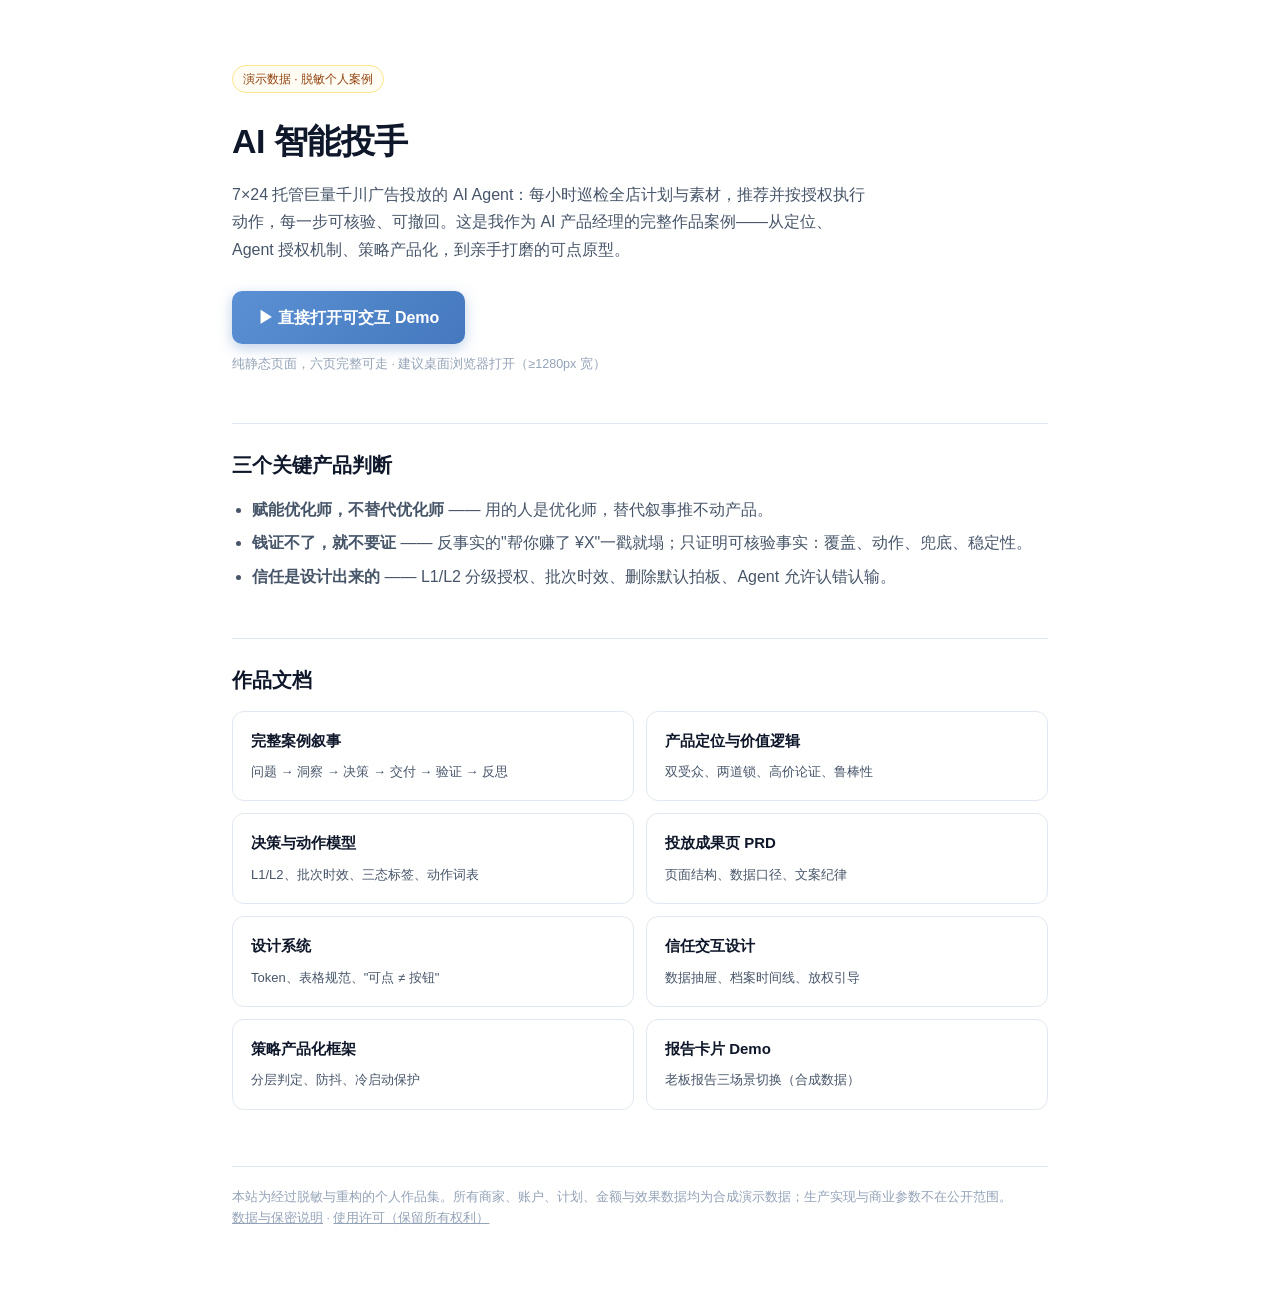
<file: index.html>
<!DOCTYPE html>
<html lang="zh-CN">
<head>
<meta charset="UTF-8">
<meta name="viewport" content="width=device-width, initial-scale=1.0">
<title>AI 智能投手 · AI 产品经理作品集</title>
<style>
  :root{
    --primary-600:#4578be;--primary-500:#5b91d4;--primary-50:#f1f6fd;
    --ink:#0f172a;--ink-2:#475569;--ink-3:#94a3b8;
    --hair:#e2e8f0;--hair-2:#f1f5f9;
    --warning:#e09422;--warning-light:#fefcf3;
  }
  *{margin:0;padding:0;box-sizing:border-box}
  body{font-family:-apple-system,BlinkMacSystemFont,'Segoe UI','PingFang SC','Microsoft YaHei',sans-serif;color:var(--ink);background:#fff;line-height:1.7}
  .wrap{max-width:880px;margin:0 auto;padding:64px 32px 80px}
  .badge{display:inline-block;background:var(--warning-light);border:1px solid #fde68a;color:#92400e;font-size:12px;padding:3px 10px;border-radius:9999px;margin-bottom:20px}
  h1{font-size:34px;letter-spacing:-.5px;margin-bottom:10px}
  .sub{color:var(--ink-2);font-size:16px;max-width:640px;margin-bottom:28px}
  .cta{display:inline-block;background:linear-gradient(135deg,var(--primary-500),var(--primary-600));color:#fff;text-decoration:none;font-size:16px;font-weight:600;padding:13px 26px;border-radius:10px;box-shadow:0 4px 14px rgba(69,120,190,.35)}
  .cta:hover{filter:brightness(1.06)}
  .cta-sub{display:block;color:var(--ink-3);font-size:12.5px;margin-top:10px}
  h2{font-size:20px;margin:48px 0 14px;padding-top:24px;border-top:1px solid var(--hair)}
  .grid{display:grid;grid-template-columns:1fr 1fr;gap:12px}
  @media(max-width:640px){.grid{grid-template-columns:1fr}}
  .card{border:1px solid var(--hair);border-radius:12px;padding:16px 18px;text-decoration:none;color:var(--ink);display:block;transition:border-color .15s, background .15s}
  .card:hover{border-color:var(--primary-500);background:var(--primary-50)}
  .card b{display:block;font-size:15px;margin-bottom:4px}
  .card span{color:var(--ink-2);font-size:13px}
  ul{margin:8px 0 0 20px;color:var(--ink-2)}
  li{margin-bottom:6px}
  .foot{margin-top:56px;padding-top:20px;border-top:1px solid var(--hair);color:var(--ink-3);font-size:12.5px}
  .foot a{color:var(--ink-3)}
</style>
</head>
<body>
<div class="wrap">
  <div class="badge">演示数据 · 脱敏个人案例</div>
  <h1>AI 智能投手</h1>
  <p class="sub">7×24 托管巨量千川广告投放的 AI Agent：每小时巡检全店计划与素材，推荐并按授权执行动作，每一步可核验、可撤回。这是我作为 AI 产品经理的完整作品案例——从定位、Agent 授权机制、策略产品化，到亲手打磨的可点原型。</p>

  <a class="cta" href="prototype/toudehao_final.html">▶ 直接打开可交互 Demo</a>
  <span class="cta-sub">纯静态页面，六页完整可走 · 建议桌面浏览器打开（≥1280px 宽）</span>

  <h2>三个关键产品判断</h2>
  <ul>
    <li><b>赋能优化师，不替代优化师</b> —— 用的人是优化师，替代叙事推不动产品。</li>
    <li><b>钱证不了，就不要证</b> —— 反事实的"帮你赚了 ¥X"一戳就塌；只证明可核验事实：覆盖、动作、兜底、稳定性。</li>
    <li><b>信任是设计出来的</b> —— L1/L2 分级授权、批次时效、删除默认拍板、Agent 允许认错认输。</li>
  </ul>

  <h2>作品文档</h2>
  <div class="grid">
    <a class="card" href="case-study/AI智能投手.md"><b>完整案例叙事</b><span>问题 → 洞察 → 决策 → 交付 → 验证 → 反思</span></a>
    <a class="card" href="product/01-定位与价值逻辑.md"><b>产品定位与价值逻辑</b><span>双受众、两道锁、高价论证、鲁棒性</span></a>
    <a class="card" href="product/02-决策与动作模型.md"><b>决策与动作模型</b><span>L1/L2、批次时效、三态标签、动作词表</span></a>
    <a class="card" href="product/03-投放成果页PRD.md"><b>投放成果页 PRD</b><span>页面结构、数据口径、文案纪律</span></a>
    <a class="card" href="design/01-设计系统.md"><b>设计系统</b><span>Token、表格规范、"可点 ≠ 按钮"</span></a>
    <a class="card" href="design/02-信任交互设计.md"><b>信任交互设计</b><span>数据抽屉、档案时间线、放权引导</span></a>
    <a class="card" href="strategy/策略框架.md"><b>策略产品化框架</b><span>分层判定、防抖、冷启动保护</span></a>
    <a class="card" href="reports/demo.html"><b>报告卡片 Demo</b><span>老板报告三场景切换（合成数据）</span></a>
  </div>

  <div class="foot">
    本站为经过脱敏与重构的个人作品集。所有商家、账户、计划、金额与效果数据均为合成演示数据；生产实现与商业参数不在公开范围。<br>
    <a href="NOTICE.md">数据与保密说明</a> · <a href="LICENSE.md">使用许可（保留所有权利）</a>
  </div>
</div>
</body>
</html>
</file>
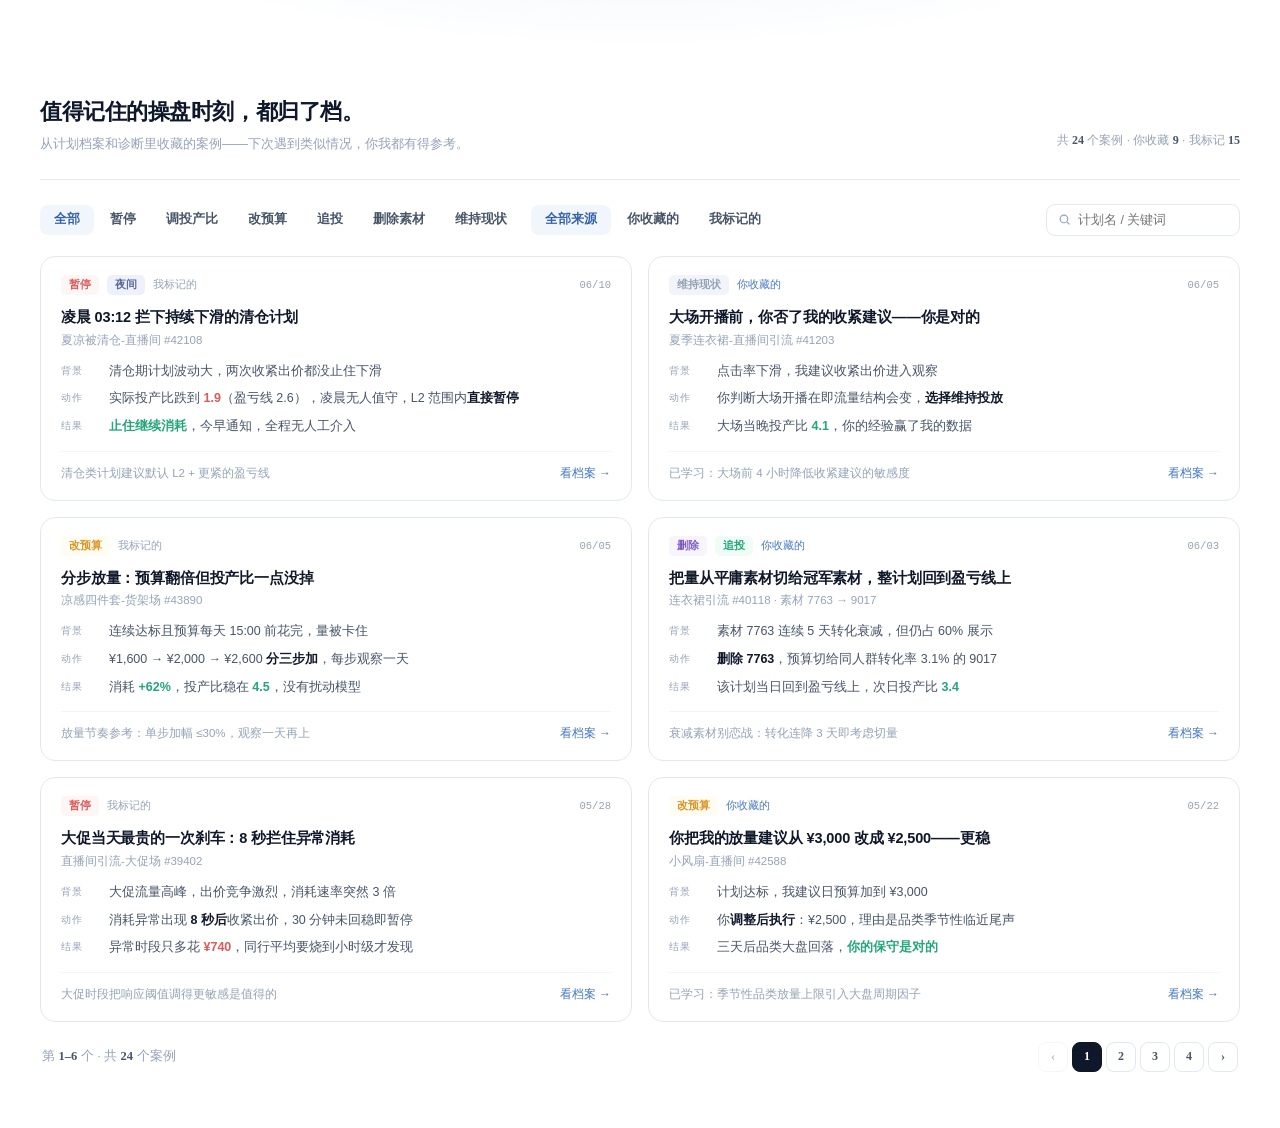
<file: prototype/anli_agent.html>
<!DOCTYPE html>
<html lang="zh-CN">
<head>
<meta charset="UTF-8">
<meta name="viewport" content="width=device-width, initial-scale=1.0">
<title>案例归档 · AI 智能投手</title>
<style>
/* 系统字体栈，无远程字体依赖 */

:root{
  --primary-700:#3562a6;--primary-600:#4578be;--primary-500:#5b91d4;
  --primary-100:#e4eefb;--primary-50:#f1f6fd;
  --ink:#0f172a;--ink-2:#475569;--ink-3:#94a3b8;
  --hair:#e2e8f0;--hair-2:#f1f5f9;
  --success:#22a67a;--success-light:#f0fdf6;
  --danger:#dc5a5a;--danger-light:#fef5f5;
  --warning:#e09422;--warning-light:#fefcf3;
  --num:'Manrope';--mono:'IBM Plex Mono',ui-monospace,monospace;
  --font:-apple-system,BlinkMacSystemFont,'Segoe UI','PingFang SC','Microsoft YaHei',sans-serif;
}
*{box-sizing:border-box;margin:0;padding:0}
body{font-family:var(--font);color:var(--ink);-webkit-font-smoothing:antialiased;
  background:#fff radial-gradient(840px 240px at 50% -120px,rgba(91,145,212,.13),transparent 70%) no-repeat}
.page{max-width:1280px;margin:0 auto;padding:96px 40px 56px}
.num{font-family:var(--num),var(--font);font-variant-numeric:tabular-nums;letter-spacing:-.02em}
.mono{font-family:var(--mono);font-variant-numeric:tabular-nums}
a{color:var(--primary-600);text-decoration:none}
a:hover{text-decoration:underline;text-underline-offset:3px}
.reveal{opacity:0;transform:translateY(12px);animation:rise .7s cubic-bezier(.16,.84,.3,1) forwards}
@keyframes rise{to{opacity:1;transform:none}}
.d1{animation-delay:.04s}.d2{animation-delay:.14s}.d3{animation-delay:.24s}

.lede{display:flex;align-items:flex-end;justify-content:space-between;gap:24px;padding-bottom:26px;border-bottom:1px solid var(--hair);margin-bottom:24px}
.lede h1{font-size:22px;font-weight:740;letter-spacing:-.02em;line-height:1.45}
.lede p{font-size:13px;color:var(--ink-3);margin-top:7px}
.lede .meta{font-size:12px;color:var(--ink-3);white-space:nowrap;padding-bottom:4px}
.lede .meta b{font-family:var(--num);color:var(--ink-2);font-weight:680}

.toolbar{display:flex;align-items:center;gap:10px;margin-bottom:20px}
.seg{display:flex;gap:2px}
.seg button{height:30px;border:1px solid transparent;background:transparent;border-radius:8px;padding:0 13px;color:var(--ink-2);font-size:12.5px;font-weight:600;cursor:pointer;font-family:inherit;transition:background .15s,color .15s}
.seg button:hover{background:var(--hair-2)}
.seg button.on{background:var(--primary-50);color:var(--primary-700);font-weight:650}
.toolbar .sp{flex:1}
.search{height:32px;display:flex;align-items:center;gap:7px;border:1px solid var(--hair);border-radius:9px;padding:0 11px;background:#fff}
.search input{border:0;outline:0;font-size:12.5px;font-family:inherit;color:var(--ink);width:150px;background:transparent}
.search svg{color:var(--ink-3)}

/* ===== 案例卡 ===== */
.grid{display:grid;grid-template-columns:1fr 1fr;gap:16px}
.case{border:1px solid var(--hair);border-radius:15px;background:#fff;padding:18px 20px;display:flex;flex-direction:column;transition:border-color .15s,box-shadow .15s,transform .15s}
.case:hover{border-color:var(--primary-100);box-shadow:0 12px 32px -18px rgba(30,54,100,.18);transform:translateY(-2px)}
.c-top{display:flex;align-items:center;gap:8px;margin-bottom:12px}
.c-tag{font-size:10.5px;font-weight:680;border-radius:5px;padding:3px 8px;white-space:nowrap}
.c-tag.stop{color:var(--danger);background:var(--danger-light)}
.c-tag.tune{color:var(--primary-600);background:var(--primary-50)}
.c-tag.budget{color:var(--warning);background:var(--warning-light)}
.c-tag.boost{color:var(--success);background:var(--success-light)}
.c-tag.clean{color:#7c5cc4;background:#f7f4fd}
.c-tag.hold{color:var(--ink-3);background:var(--hair-2)}
.c-tag.night{color:#5b6b9b;background:#eef1fb}
.c-src{font-size:10.5px;color:var(--ink-3)}
.c-src.you{color:var(--primary-600)}
.c-top time{margin-left:auto;font-family:var(--mono);font-size:10.5px;color:var(--ink-3)}
.case h3{font-size:14.5px;font-weight:720;line-height:1.5;letter-spacing:-.01em}
.case .plan{font-size:11.5px;color:var(--ink-3);margin-top:4px}
.c-story{margin-top:13px;display:flex;flex-direction:column;gap:7px;font-size:12.5px;line-height:1.65;color:var(--ink-2)}
.c-story .row{display:grid;grid-template-columns:38px 1fr;gap:10px}
.c-story .k{font-family:var(--mono);font-size:9.5px;letter-spacing:.08em;color:var(--ink-3);padding-top:3px}
.c-story b{font-weight:680;color:var(--ink)}
.c-story .pos{color:var(--success);font-weight:680}
.c-story .neg{color:var(--danger);font-weight:680}
.c-foot{display:flex;align-items:center;gap:14px;margin-top:14px;padding-top:13px;border-top:1px solid var(--hair-2);font-size:12px}
.c-foot .note{color:var(--ink-3);font-size:11.5px;flex:1;font-style:normal}

.pager{display:flex;align-items:center;gap:14px;padding:20px 2px 0;font-size:12.5px;color:var(--ink-3)}
.pager .info b{font-family:var(--num);color:var(--ink-2);font-weight:650}
.pager .sp{flex:1}
.pg-btns{display:flex;gap:4px}
.pg-btns button{min-width:30px;height:30px;border:1px solid var(--hair);border-radius:8px;background:#fff;font-size:12px;font-weight:620;color:var(--ink-2);cursor:pointer;font-family:var(--num);padding:0 8px}
.pg-btns button.on{background:var(--ink);color:#fff;border-color:var(--ink)}
.pg-btns button:disabled{opacity:.4;cursor:default}

@media(max-width:980px){.grid{grid-template-columns:1fr}}
@media(max-width:760px){.page{padding:84px 18px 40px}.lede{flex-direction:column;align-items:flex-start}}
@media(prefers-reduced-motion:reduce){*{animation:none!important;transition:none!important}.reveal{opacity:1;transform:none}}
</style>
</head>
<body>
<div class="page">

  <header class="lede reveal d1">
    <div>
      <h1>值得记住的操盘时刻，都归了档。</h1>
      <p>从计划档案和诊断里收藏的案例——下次遇到类似情况，你我都有得参考。</p>
    </div>
    <div class="meta">共 <b>24</b> 个案例 · 你收藏 <b>9</b> · 我标记 <b>15</b></div>
  </header>

  <div class="toolbar reveal d2">
    <div class="seg" id="segTag">
      <button class="on">全部</button>
      <button>暂停</button>
      <button>调投产比</button>
      <button>改预算</button>
      <button>追投</button>
      <button>删除素材</button>
      <button>维持现状</button>
    </div>
    <div class="seg" id="segSrc">
      <button class="on">全部来源</button>
      <button>你收藏的</button>
      <button>我标记的</button>
    </div>
    <span class="sp"></span>
    <div class="search">
      <svg width="13" height="13" viewBox="0 0 24 24" fill="none" stroke="currentColor" stroke-width="2.2"><circle cx="11" cy="11" r="7"/><path d="m21 21-4-4"/></svg>
      <input type="text" placeholder="计划名 / 关键词">
    </div>
  </div>

  <section class="grid reveal d3">

    <article class="case">
      <div class="c-top"><span class="c-tag stop">暂停</span><span class="c-tag night">夜间</span><span class="c-src">我标记的</span><time>06/10</time></div>
      <h3>凌晨 03:12 拦下持续下滑的清仓计划</h3>
      <div class="plan">夏凉被清仓-直播间 #42108</div>
      <div class="c-story">
        <div class="row"><span class="k">背景</span><span>清仓期计划波动大，两次收紧出价都没止住下滑</span></div>
        <div class="row"><span class="k">动作</span><span>实际投产比跌到 <span class="neg">1.9</span>（盈亏线 2.6），凌晨无人值守，L2 范围内<b>直接暂停</b></span></div>
        <div class="row"><span class="k">结果</span><span><span class="pos">止住继续消耗</span>，今早通知，全程无人工介入</span></div>
      </div>
      <div class="c-foot"><span class="note">清仓类计划建议默认 L2 + 更紧的盈亏线</span><a href="#" data-goto="view-tuoguan">看档案 →</a></div>
    </article>

    <article class="case">
      <div class="c-top"><span class="c-tag hold">维持现状</span><span class="c-src you">你收藏的</span><time>06/05</time></div>
      <h3>大场开播前，你否了我的收紧建议——你是对的</h3>
      <div class="plan">夏季连衣裙-直播间引流 #41203</div>
      <div class="c-story">
        <div class="row"><span class="k">背景</span><span>点击率下滑，我建议收紧出价进入观察</span></div>
        <div class="row"><span class="k">动作</span><span>你判断大场开播在即流量结构会变，<b>选择维持投放</b></span></div>
        <div class="row"><span class="k">结果</span><span>大场当晚投产比 <span class="pos">4.1</span>，你的经验赢了我的数据</span></div>
      </div>
      <div class="c-foot"><span class="note">已学习：大场前 4 小时降低收紧建议的敏感度</span><a href="#" data-goto="view-tuoguan">看档案 →</a></div>
    </article>

    <article class="case">
      <div class="c-top"><span class="c-tag budget">改预算</span><span class="c-src">我标记的</span><time>06/05</time></div>
      <h3>分步放量：预算翻倍但投产比一点没掉</h3>
      <div class="plan">凉感四件套-货架场 #43890</div>
      <div class="c-story">
        <div class="row"><span class="k">背景</span><span>连续达标且预算每天 15:00 前花完，量被卡住</span></div>
        <div class="row"><span class="k">动作</span><span>¥1,600 → ¥2,000 → ¥2,600 <b>分三步加</b>，每步观察一天</span></div>
        <div class="row"><span class="k">结果</span><span>消耗 <span class="pos">+62%</span>，投产比稳在 <span class="pos">4.5</span>，没有扰动模型</span></div>
      </div>
      <div class="c-foot"><span class="note">放量节奏参考：单步加幅 ≤30%，观察一天再上</span><a href="#" data-goto="view-tuoguan">看档案 →</a></div>
    </article>

    <article class="case">
      <div class="c-top"><span class="c-tag clean">删除</span><span class="c-tag boost">追投</span><span class="c-src you">你收藏的</span><time>06/03</time></div>
      <h3>把量从平庸素材切给冠军素材，整计划回到盈亏线上</h3>
      <div class="plan">连衣裙引流 #40118 · 素材 7763 → 9017</div>
      <div class="c-story">
        <div class="row"><span class="k">背景</span><span>素材 7763 连续 5 天转化衰减，但仍占 60% 展示</span></div>
        <div class="row"><span class="k">动作</span><span><b>删除 7763</b>，预算切给同人群转化率 3.1% 的 9017</span></div>
        <div class="row"><span class="k">结果</span><span>该计划当日回到盈亏线上，次日投产比 <span class="pos">3.4</span></span></div>
      </div>
      <div class="c-foot"><span class="note">衰减素材别恋战：转化连降 3 天即考虑切量</span><a href="#" data-goto="view-tuoguan">看档案 →</a></div>
    </article>

    <article class="case">
      <div class="c-top"><span class="c-tag stop">暂停</span><span class="c-src">我标记的</span><time>05/28</time></div>
      <h3>大促当天最贵的一次刹车：8 秒拦住异常消耗</h3>
      <div class="plan">直播间引流-大促场 #39402</div>
      <div class="c-story">
        <div class="row"><span class="k">背景</span><span>大促流量高峰，出价竞争激烈，消耗速率突然 3 倍</span></div>
        <div class="row"><span class="k">动作</span><span>消耗异常出现 <b>8 秒后</b>收紧出价，30 分钟未回稳即暂停</span></div>
        <div class="row"><span class="k">结果</span><span>异常时段只多花 <span class="neg">¥740</span>，同行平均要烧到小时级才发现</span></div>
      </div>
      <div class="c-foot"><span class="note">大促时段把响应阈值调得更敏感是值得的</span><a href="#" data-goto="view-tuoguan">看档案 →</a></div>
    </article>

    <article class="case">
      <div class="c-top"><span class="c-tag budget">改预算</span><span class="c-src you">你收藏的</span><time>05/22</time></div>
      <h3>你把我的放量建议从 ¥3,000 改成 ¥2,500——更稳</h3>
      <div class="plan">小风扇-直播间 #42588</div>
      <div class="c-story">
        <div class="row"><span class="k">背景</span><span>计划达标，我建议日预算加到 ¥3,000</span></div>
        <div class="row"><span class="k">动作</span><span>你<b>调整后执行</b>：¥2,500，理由是品类季节性临近尾声</span></div>
        <div class="row"><span class="k">结果</span><span>三天后品类大盘回落，<span class="pos">你的保守是对的</span></span></div>
      </div>
      <div class="c-foot"><span class="note">已学习：季节性品类放量上限引入大盘周期因子</span><a href="#" data-goto="view-tuoguan">看档案 →</a></div>
    </article>
  </section>

  <div class="pager">
    <span class="info">第 <b>1–6</b> 个 · 共 <b>24</b> 个案例</span>
    <span class="sp"></span>
    <div class="pg-btns" id="pgBtns">
      <button disabled>‹</button><button class="on">1</button><button>2</button><button>3</button><button>4</button><button>›</button>
    </div>
  </div>
</div>

<script>
(function(){
  ['segTag','segSrc'].forEach(function(id){
    document.getElementById(id).addEventListener('click', function(e){
      var b = e.target.closest('button'); if(!b) return;
      this.querySelectorAll('button').forEach(function(x){ x.classList.remove('on'); });
      b.classList.add('on');
    });
  });
  document.getElementById('pgBtns').addEventListener('click', function(e){
    var b = e.target.closest('button'); if(!b || b.disabled || !/^\d+$/.test(b.textContent)) return;
    this.querySelectorAll('button').forEach(function(x){ x.classList.remove('on'); });
    b.classList.add('on');
    var n = +b.textContent, from = (n-1)*6+1, to = Math.min(n*6,24);
    document.querySelector('.pager .info').innerHTML = '第 <b>' + from + '–' + to + '</b> 个 · 共 <b>24</b> 个案例';
    this.children[0].disabled = (n===1);
  });
  document.querySelectorAll('[data-goto]').forEach(function(el){
    el.addEventListener('click', function(e){
      e.preventDefault();
      try{ parent.postMessage({type:'goto', view: el.getAttribute('data-goto')}, '*'); }catch(err){}
    });
  });
})();
</script>
</body>
</html>
</file>
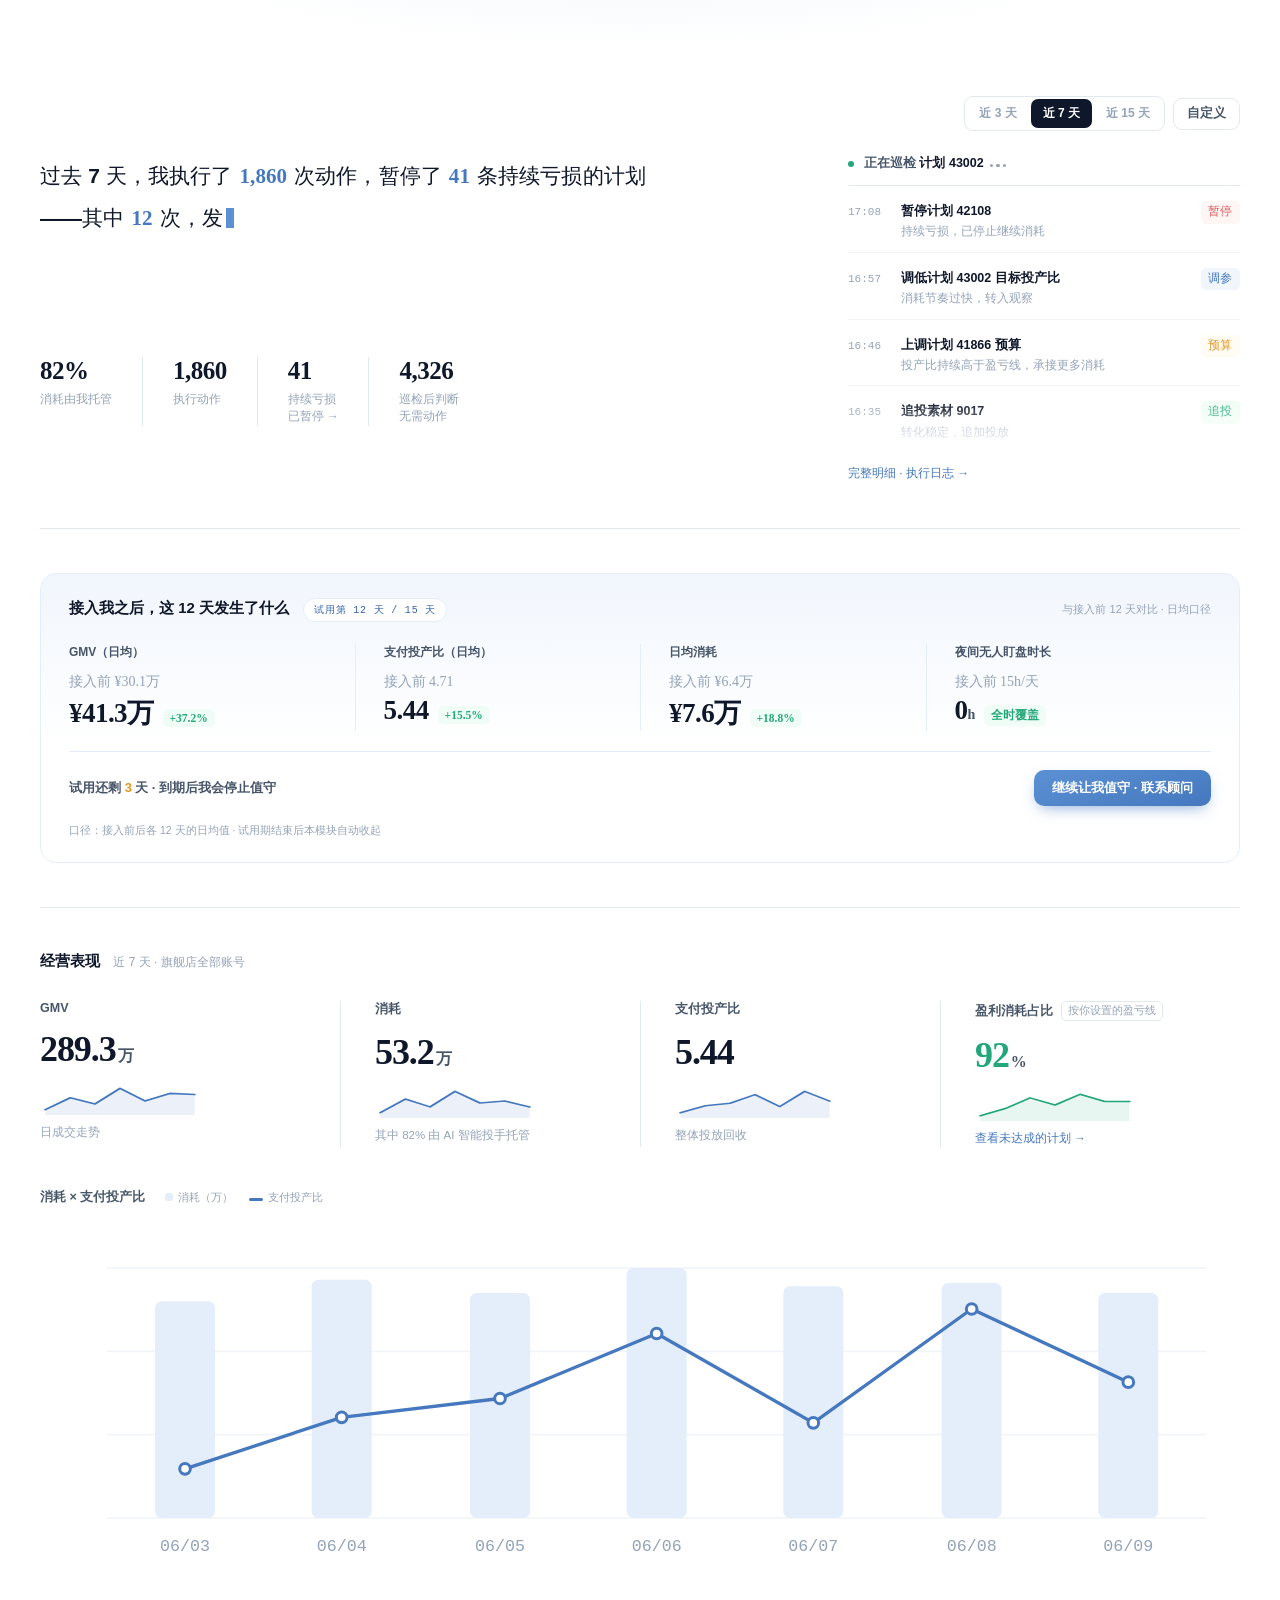
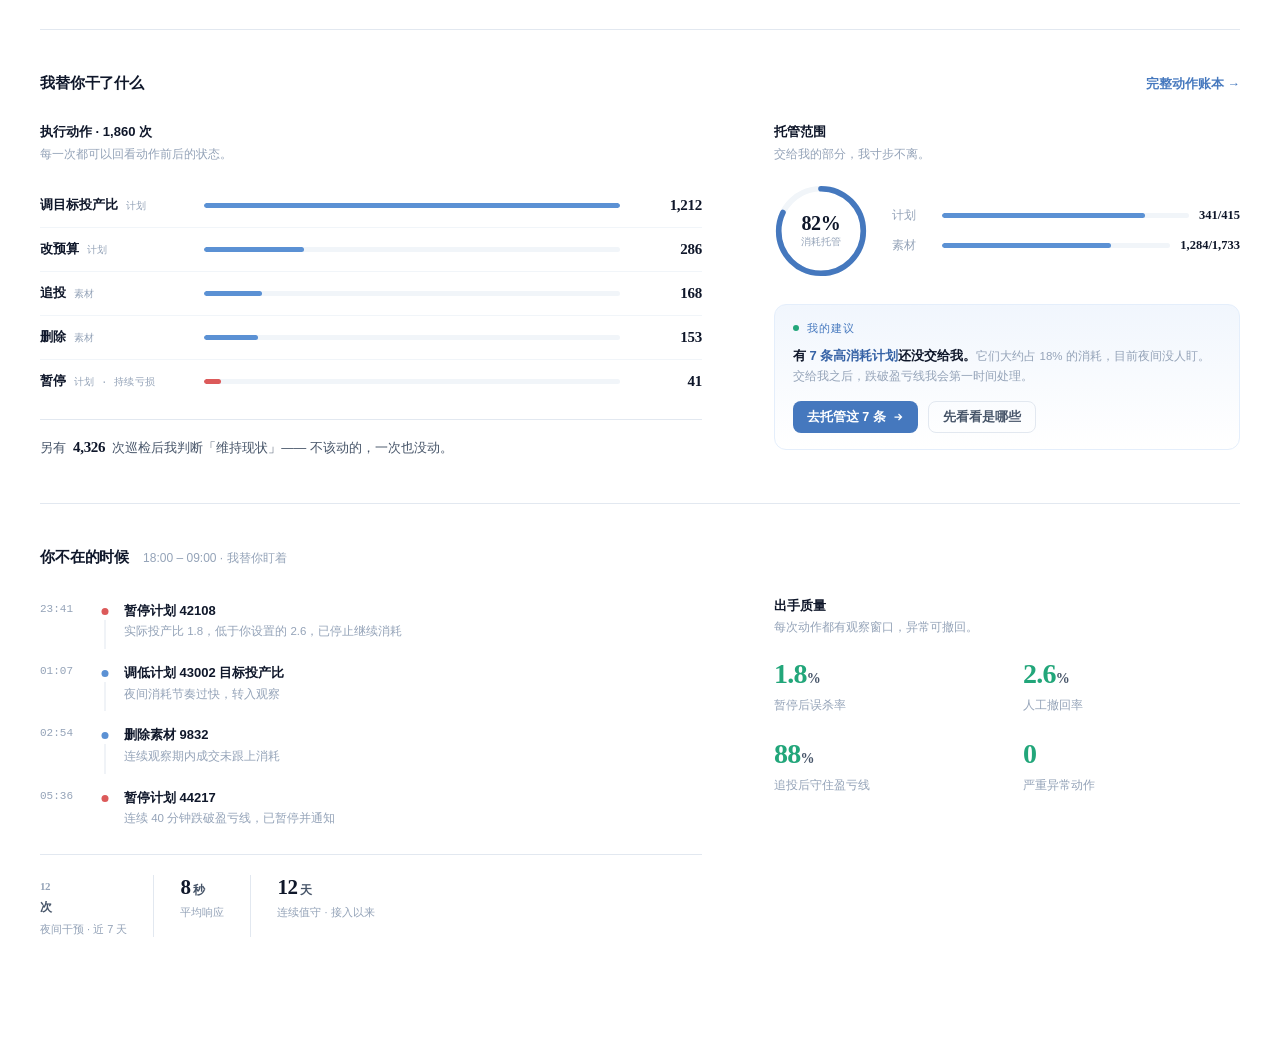
<file: prototype/chengguo_agent.html>
<!DOCTYPE html>
<html lang="zh-CN">
<head>
<meta charset="UTF-8">
<meta name="viewport" content="width=device-width, initial-scale=1.0">
<title>投放成果 · 投的好</title>
<style>
/* 系统字体栈，无远程字体依赖 */

:root{
  /* 对齐 toudehao_final 壳子令牌 */
  --primary-700:#3562a6;--primary-600:#4578be;--primary-500:#5b91d4;
  --primary-100:#e4eefb;--primary-50:#f1f6fd;
  --ink:#0f172a;--ink-2:#475569;--ink-3:#94a3b8;
  --hair:#e2e8f0;--hair-2:#f1f5f9;
  --success:#22a67a;--success-light:#f0fdf6;
  --danger:#dc5a5a;--danger-light:#fef5f5;
  --warning:#e09422;--warning-light:#fefcf3;
  --num:'Manrope';--mono:'IBM Plex Mono',ui-monospace,monospace;
  --font:-apple-system,BlinkMacSystemFont,'Segoe UI','PingFang SC','Microsoft YaHei',sans-serif;
}
*{box-sizing:border-box;margin:0;padding:0}
body{font-family:var(--font);color:var(--ink);background:#fff radial-gradient(840px 240px at 50% -120px,rgba(91,145,212,.13),transparent 70%) no-repeat;-webkit-font-smoothing:antialiased}
.page{max-width:1280px;margin:0 auto;padding:96px 40px 56px}
.num{font-family:var(--num),var(--font);font-variant-numeric:tabular-nums;letter-spacing:-.02em}
.mono{font-family:var(--mono);font-variant-numeric:tabular-nums}
a{color:var(--primary-600);text-decoration:none}
a:hover{text-decoration:underline;text-underline-offset:3px}

.reveal{opacity:0;transform:translateY(12px);animation:rise .7s cubic-bezier(.16,.84,.3,1) forwards}
@keyframes rise{to{opacity:1;transform:none}}
.d1{animation-delay:.04s}.d2{animation-delay:.12s}.d3{animation-delay:.22s}.d4{animation-delay:.32s}.d5{animation-delay:.42s}

/* ---------- 顶部控制行 ---------- */
.topline{display:flex;align-items:center;justify-content:flex-end;gap:16px;margin-bottom:24px}
.crumb{font-size:12px;color:var(--ink-3)}
.crumb b{color:var(--ink);font-weight:680;font-size:15px;letter-spacing:-.01em;margin-right:10px}
.filters{display:flex;gap:8px;align-items:center}
.tabs{display:flex;gap:2px;border:1px solid var(--hair);border-radius:9px;padding:2px;background:#fff}
.tabs button{height:29px;border:0;background:transparent;border-radius:7px;padding:0 12px;color:var(--ink-3);font-size:12px;font-weight:620;cursor:pointer;transition:color .15s,background .15s}
.tabs button:hover{color:var(--ink)}
.tabs button.on{background:var(--ink);color:#fff}
.scope{height:35px;display:flex;align-items:center;gap:8px;border:1px solid var(--hair);border-radius:9px;padding:0 12px;font-size:12px;color:var(--ink-3);cursor:pointer;background:#fff;transition:border-color .15s}
.scope:hover{border-color:var(--ink-3)}
.scope b{color:var(--ink);font-weight:640}

/* ---------- 汇报区：agent 第一人称 ---------- */
.hero{display:grid;grid-template-columns:minmax(0,1.32fr) 392px;gap:64px;padding-bottom:46px;border-bottom:1px solid var(--hair)}
.report{font-size:21px;line-height:2;font-weight:560;letter-spacing:.005em;color:var(--ink);max-width:620px;min-height:130px}
.report em{font-style:normal;font-family:var(--num);font-weight:780;color:var(--primary-600);font-variant-numeric:tabular-nums;padding:0 1px}
.caret{display:inline-block;width:8px;height:20px;background:var(--primary-500);vertical-align:-3px;margin-left:3px;animation:blink 1s steps(1) infinite}
@keyframes blink{50%{opacity:0}}
.conclusion{margin-top:18px;font-size:14px;color:var(--ink-2);opacity:0;transition:opacity .8s}
.conclusion.show{opacity:1}
.conclusion b{font-family:var(--num);font-weight:760;color:var(--success);font-variant-numeric:tabular-nums}
.h-facts{display:flex;margin-top:36px}
.h-facts .f{padding:0 30px;border-left:1px solid var(--hair)}
.h-facts .f:first-child{padding-left:0;border-left:0}
.h-facts b{display:block;font-family:var(--num);font-size:25px;font-weight:760;letter-spacing:-.02em;font-variant-numeric:tabular-nums}
.h-facts span{display:block;font-size:11.5px;color:var(--ink-3);margin-top:6px;line-height:1.5}

/* 我正在做：现在进行时 */
.now-col{display:flex;flex-direction:column;min-width:0}
.now-head{display:flex;align-items:center;gap:10px;padding-bottom:13px;border-bottom:1px solid var(--hair)}
.live-dot{width:6px;height:6px;border-radius:50%;background:var(--success);box-shadow:0 0 0 0 rgba(34,166,122,.4);animation:pulse 2.4s ease-out infinite;flex:0 0 auto}
@keyframes pulse{0%{box-shadow:0 0 0 0 rgba(34,166,122,.35)}70%{box-shadow:0 0 0 8px rgba(34,166,122,0)}100%{box-shadow:0 0 0 0 rgba(34,166,122,0)}}
.now-head .doing{font-size:12.5px;color:var(--ink-2);font-weight:600;white-space:nowrap;overflow:hidden;text-overflow:ellipsis}
.now-head .doing b{color:var(--ink);font-weight:680}
.dots{display:inline-flex;gap:3px;margin-left:6px;vertical-align:0}
.dots i{width:3.5px;height:3.5px;border-radius:50%;background:var(--ink-3);animation:dot 1.2s ease-in-out infinite}
.dots i:nth-child(2){animation-delay:.15s}.dots i:nth-child(3){animation-delay:.3s}
@keyframes dot{0%,60%,100%{opacity:.25;transform:translateY(0)}30%{opacity:1;transform:translateY(-2.5px)}}
.s-body{overflow:hidden;position:relative;max-height:296px}
.s-body:after{content:"";position:absolute;left:0;right:0;bottom:0;height:52px;background:linear-gradient(rgba(255,255,255,0),#fff);pointer-events:none}
.ev{display:grid;grid-template-columns:42px 1fr auto;gap:11px;align-items:baseline;padding:12px 0;border-bottom:1px solid var(--hair-2)}
.ev.fresh{animation:evin .5s cubic-bezier(.16,.84,.3,1)}
@keyframes evin{from{opacity:0;transform:translateY(-10px)}to{opacity:1;transform:none}}
.ev time{font-family:var(--mono);font-size:11px;color:var(--ink-3)}
.ev strong{display:block;font-size:12.5px;font-weight:640;line-height:1.45}
.ev span{display:block;font-size:11.5px;color:var(--ink-3);margin-top:3px;line-height:1.45}
.tag{font-family:var(--mono);font-size:10px;letter-spacing:.06em;padding:3px 7px;border-radius:5px;white-space:nowrap}
.tag.stop{color:var(--danger);background:var(--danger-light)}
.tag.tune{color:var(--primary-600);background:var(--primary-50)}
.tag.budget{color:var(--warning);background:var(--warning-light)}
.tag.boost{color:var(--success);background:var(--success-light)}
.tag.clean{color:#7c5cc4;background:#f7f4fd}
.tag.hold{color:var(--ink-3);background:var(--hair-2)}
.s-foot{padding-top:12px;font-size:12px}

/* ---------- 通用节 ---------- */
.section{padding:44px 0}
.section + .section{border-top:1px solid var(--hair)}
.sec-head{display:flex;align-items:baseline;gap:14px;margin-bottom:30px}
.sec-head h2{font-size:15px;font-weight:730;letter-spacing:-.01em}
.sec-head p{font-size:12px;color:var(--ink-3)}
.sec-head .spacer{flex:1}
.sec-head a{font-size:12.5px;font-weight:620}

/* ---------- 经营表现 ---------- */
.market{display:grid;grid-template-columns:repeat(4,1fr)}
.m{padding:0 34px;border-left:1px solid var(--hair)}
.m:first-child{padding-left:0;border-left:0}
.m-label{font-size:12.5px;color:var(--ink-2);font-weight:640;display:flex;align-items:center;gap:8px;flex-wrap:wrap}
.m-label i{font-style:normal;font-size:10.5px;color:var(--ink-3);font-weight:500;border:1px solid var(--hair);border-radius:5px;padding:2px 6px}
.m-value{font-family:var(--num);font-size:36px;font-weight:780;letter-spacing:-.03em;margin-top:13px;font-variant-numeric:tabular-nums}
.m-value small{font-size:16px;font-weight:680;color:var(--ink-2);margin-left:2px}
.m.em .m-value{color:var(--success)}
.spark{display:block;width:100%;max-width:160px;height:32px;margin-top:13px}
.spark polyline{fill:none;stroke-width:1.8;stroke-linecap:round;stroke-linejoin:round}
.spark .area{stroke:none;opacity:.1}
.m-sub{font-size:11.5px;color:var(--ink-3);margin-top:9px;line-height:1.5}
.trend{margin-top:42px}
.t-head{display:flex;align-items:baseline;gap:20px;margin-bottom:12px}
.t-head h3{font-size:12.5px;font-weight:680;color:var(--ink-2)}
.legend{display:flex;gap:16px;font-size:11px;color:var(--ink-3)}
.legend i{display:inline-block;width:8px;height:8px;border-radius:2.5px;margin-right:5px}
.t-svg{width:100%;height:auto;display:block}
.t-svg text{font-family:var(--mono);font-size:10px;fill:var(--ink-3)}
.t-svg .grid{stroke:var(--hair-2);stroke-width:1}
.t-svg .roi{fill:none;stroke:var(--primary-600);stroke-width:2;stroke-linecap:round;stroke-linejoin:round}
.t-svg .dot{fill:#fff;stroke:var(--primary-600);stroke-width:1.8}

/* ---------- 我的工作 ---------- */
.work{display:grid;grid-template-columns:minmax(0,1.42fr) minmax(0,1fr);gap:72px}
.work h4{font-size:13px;font-weight:700;margin-bottom:4px}
.work .desc{font-size:12px;color:var(--ink-3);margin-bottom:20px;line-height:1.55}
.act-rows{display:flex;flex-direction:column}
.act{display:grid;grid-template-columns:148px 1fr 66px;gap:16px;align-items:center;padding:12.5px 0;border-bottom:1px solid var(--hair-2)}
.act:last-of-type{border-bottom:0}
.act .nm{font-size:13px;font-weight:620}
.act .nm i{font-style:normal;font-family:var(--mono);font-size:10px;color:var(--ink-3);font-weight:400;margin-left:8px;letter-spacing:.04em}
.bar-t{height:5px;border-radius:99px;background:var(--hair-2);overflow:hidden}
.bar-f{height:100%;border-radius:99px;background:var(--primary-500);width:0;transition:width 1.1s cubic-bezier(.2,.8,.2,1)}
.act.stop .bar-f{background:var(--danger)}
.act b{font-family:var(--num);font-size:15px;font-weight:740;text-align:right;font-variant-numeric:tabular-nums}
.hold-row{display:flex;align-items:baseline;gap:7px;margin-top:16px;padding-top:15px;border-top:1px solid var(--hair);font-size:12.5px;color:var(--ink-2);line-height:1.6}
.hold-row b{font-family:var(--num);font-weight:760;font-size:15px;color:var(--ink)}
.act-foot{margin-top:13px;font-size:12px;color:var(--ink-3)}
.act-foot a{font-weight:600;margin-right:8px}

/* 托管 + 建议卡 */
.cover-top{display:flex;gap:24px;align-items:center}
.ringbox{position:relative;width:94px;height:94px;flex:0 0 auto}
.ringbox svg{transform:rotate(-90deg)}
.ringbox .bgc{stroke:var(--hair-2)}
.ringbox .fgc{stroke:var(--primary-600);stroke-dasharray:283;stroke-dashoffset:283;transition:stroke-dashoffset 1.2s cubic-bezier(.2,.8,.2,1)}
.ringbox .ctr{position:absolute;inset:0;display:grid;place-items:center;text-align:center}
.ringbox .ctr b{font-family:var(--num);font-size:20px;font-weight:780;display:block}
.ringbox .ctr span{font-size:9.5px;color:var(--ink-3);display:block;margin-top:1px}
.cov-rows{flex:1;display:flex;flex-direction:column;gap:13px}
.cov{display:grid;grid-template-columns:40px 1fr auto;gap:10px;align-items:center;font-size:12px}
.cov span{color:var(--ink-3)}
.cov b{font-family:var(--num);font-weight:680;font-variant-numeric:tabular-nums;font-size:12.5px}
/* agent 建议卡：我发现 → 我建议 → 你拍板 */
.suggest{margin-top:26px;border:1px solid var(--primary-100);background:linear-gradient(180deg,var(--primary-50),#fff);border-radius:12px;padding:16px 18px}
.sg-head{display:flex;align-items:center;gap:8px;font-size:11px;font-family:var(--mono);letter-spacing:.1em;color:var(--primary-600);margin-bottom:10px}
.suggest p{font-size:13px;font-weight:640;line-height:1.6}
.suggest p b{color:var(--primary-700)}
.suggest .why{font-size:11.5px;color:var(--ink-3);font-weight:400;margin-top:5px;line-height:1.55}
.sg-actions{display:flex;gap:10px;margin-top:14px}
.btn{height:32px;display:inline-flex;align-items:center;gap:6px;padding:0 14px;border-radius:8px;font-size:12.5px;font-weight:640;cursor:pointer;border:0;transition:opacity .15s,background .15s}
.btn.pri{background:var(--primary-600);color:#fff}
.btn.pri:hover{background:var(--primary-700);text-decoration:none}
.btn.ghost{background:transparent;color:var(--ink-2);border:1px solid var(--hair)}
.btn.ghost:hover{border-color:var(--ink-3);text-decoration:none}

/* ---------- 夜间值守 timeline + 质量 ---------- */
.duo{display:grid;grid-template-columns:minmax(0,1.42fr) minmax(0,1fr);gap:72px}
.tl{margin-top:4px}
.tl-item{display:grid;grid-template-columns:46px 14px 1fr;gap:12px;padding:0 0 22px}
.tl-item:last-child{padding-bottom:0}
.tl-item time{font-family:var(--mono);font-size:11px;color:var(--ink-3);padding-top:2px}
.tl-rail{position:relative}
.tl-rail i{position:absolute;left:50%;top:4px;transform:translateX(-50%);width:7px;height:7px;border-radius:50%;background:var(--primary-500)}
.tl-item.risk .tl-rail i{background:var(--danger)}
.tl-rail:after{content:"";position:absolute;left:50%;top:16px;bottom:-8px;transform:translateX(-50%);width:1px;background:var(--hair)}
.tl-item:last-child .tl-rail:after{display:none}
.tl-item strong{display:block;font-size:13px;font-weight:650;line-height:1.5}
.tl-item span{display:block;font-size:11.5px;color:var(--ink-3);margin-top:3px;line-height:1.55}
.night-sum{display:flex;gap:0;margin-top:26px;padding-top:20px;border-top:1px solid var(--hair)}
.night-sum .f{padding:0 26px;border-left:1px solid var(--hair)}
.night-sum .f:first-child{padding-left:0;border-left:0}
.night-sum b{display:block;font-family:var(--num);font-size:21px;font-weight:760;font-variant-numeric:tabular-nums}
.night-sum b small{font-size:12px;color:var(--ink-2);font-weight:600}
.night-sum span{display:block;font-size:11px;color:var(--ink-3);margin-top:5px}
.stats{display:grid;grid-template-columns:1fr 1fr;gap:24px 32px;margin-top:4px}
.stat b{display:block;font-family:var(--num);font-size:28px;font-weight:770;letter-spacing:-.025em;font-variant-numeric:tabular-nums}
.stat b small{font-size:14px;color:var(--ink-2);font-weight:650}
.stat span{display:block;font-size:11.5px;color:var(--ink-3);margin-top:7px;line-height:1.5;max-width:190px}
.stat.good b{color:var(--success)}

/* ===== 自定义时间段 ===== */
.drange{position:relative}
.dr-btn{height:32px;border:1px solid var(--hair);border-radius:9px;background:#fff;padding:0 13px;font-size:12.5px;font-weight:620;color:var(--ink-2);cursor:pointer;font-family:inherit;transition:border-color .15s,color .15s}
.dr-btn:hover{border-color:var(--ink-3);color:var(--ink)}
.dr-btn.on{background:var(--ink);color:#fff;border-color:var(--ink)}
.dr-pop{position:absolute;top:calc(100% + 8px);right:0;width:300px;background:#fff;border:1px solid var(--hair);border-radius:13px;box-shadow:0 18px 50px -16px rgba(15,23,42,.25);padding:16px;z-index:50;display:none}
.dr-pop.on{display:block}
.dr-k{font-size:12px;font-weight:680;margin-bottom:12px}
.dr-k i{font-style:normal;font-weight:500;color:var(--ink-3);font-size:11px;margin-left:6px}
.dr-row{display:flex;align-items:center;gap:8px}
.dr-row input{flex:1;height:34px;border:1px solid var(--hair);border-radius:8px;padding:0 9px;font-size:12px;font-family:inherit;color:var(--ink);outline:0;min-width:0}
.dr-row input:focus{border-color:var(--primary-500)}
.dr-row span{font-size:12px;color:var(--ink-3)}
.dr-err{font-size:11px;color:var(--danger);margin-top:8px;min-height:14px}
.dr-acts{display:flex;gap:8px;margin-top:6px}
.dr-ok{height:30px;padding:0 14px;border:0;border-radius:8px;background:var(--primary-600);color:#fff;font-size:12px;font-weight:640;cursor:pointer;font-family:inherit}
.dr-cancel{height:30px;padding:0 12px;border:1px solid var(--hair);border-radius:8px;background:#fff;font-size:12px;color:var(--ink-2);cursor:pointer;font-family:inherit}

/* ===== 试用期 · 接入前后对比 ===== */
.trial-wrap{border:1px solid var(--primary-100);background:linear-gradient(180deg,var(--primary-50),#fff 60%);border-radius:16px;padding:24px 28px;}
.trial-head{display:flex;align-items:baseline;gap:14px;margin-bottom:22px}
.trial-head h2{font-size:15px;font-weight:730}
.trial-head .badge{font-family:var(--mono);font-size:10px;letter-spacing:.08em;color:var(--primary-700);background:#fff;border:1px solid var(--primary-100);border-radius:99px;padding:4px 10px}
.trial-head .spacer{flex:1}
.trial-head .note{font-size:11px;color:var(--ink-3)}
.trial-grid{display:grid;grid-template-columns:repeat(4,1fr)}
.tr-c{padding:0 28px;border-left:1px solid var(--primary-100)}
.tr-c:first-child{padding-left:0;border-left:0}
.tr-c .lbl{font-size:12px;color:var(--ink-2);font-weight:640;margin-bottom:12px}
.tr-c .old{font-family:var(--num);font-size:14px;color:var(--ink-3);font-variant-numeric:tabular-nums}
.tr-c .old i{font-style:normal;font-size:10px;margin-left:3px}
.tr-c .now{display:flex;align-items:baseline;gap:9px;margin-top:4px}
.tr-c .now b{font-family:var(--num);font-size:27px;font-weight:780;letter-spacing:-.02em;font-variant-numeric:tabular-nums}
.tr-c .delta{font-family:var(--num);font-size:11.5px;font-weight:740;color:var(--success);background:var(--success-light,#f0fdf6);border-radius:6px;padding:3px 7px;font-variant-numeric:tabular-nums}
.tr-c .sub{font-size:10.5px;color:var(--ink-3);margin-top:8px;line-height:1.5}
.trial-foot{margin-top:18px;font-size:10.5px;color:var(--ink-3)}
.trial-cta{display:flex;align-items:center;gap:18px;margin-top:20px;padding-top:18px;border-top:1px solid var(--primary-100)}
.trial-cta .t{font-size:13px;color:var(--ink-2);font-weight:600}
.trial-cta .t b{color:var(--warning);font-weight:760}
.trial-go{margin-left:auto;height:36px;display:inline-flex;align-items:center;gap:8px;padding:0 18px;border-radius:10px;border:0;background:linear-gradient(160deg,var(--primary-500),var(--primary-600));color:#fff;font-size:13px;font-weight:660;cursor:pointer;font-family:inherit;box-shadow:0 6px 16px -6px rgba(69,120,190,.7);transition:transform .15s,box-shadow .15s}
.trial-go:hover{transform:translateY(-1px);box-shadow:0 9px 20px -6px rgba(69,120,190,.8)}
@media(max-width:1080px){.trial-grid{grid-template-columns:1fr 1fr;gap:20px 0}.tr-c:nth-child(3){border-left:0;padding-left:0}}

@media(max-width:1080px){
  .page{padding:22px 26px 48px}
  .hero{grid-template-columns:1fr;gap:42px}
  .work,.duo{grid-template-columns:1fr;gap:42px}
  .market{grid-template-columns:1fr 1fr;gap:32px 0}
  .m:nth-child(3){border-left:0;padding-left:0}
}
@media(max-width:680px){
  .page{padding:18px 18px 40px}
  .topline{flex-direction:column;align-items:flex-start;gap:12px}
  .report{font-size:17px}
  .h-facts{flex-wrap:wrap;gap:18px 0}
  .h-facts .f{padding:0 20px}
  .market{grid-template-columns:1fr}
  .m{border-left:0;padding:0}
}
@media(prefers-reduced-motion:reduce){
  *{animation:none!important;transition:none!important}
  .reveal{opacity:1;transform:none}
  .conclusion{opacity:1}
}
</style>
</head>
<body>
<div class="page">

  <header class="topline reveal d1">
    <div class="filters">
      <div class="tabs" role="tablist">
        <button role="tab">近 3 天</button><button role="tab" class="on">近 7 天</button><button role="tab">近 15 天</button>
      </div>
      <div class="drange">
        <button class="dr-btn" id="drBtn">自定义</button>
        <div class="dr-pop" id="drPop">
          <div class="dr-k">自定义时间段 <i>单次最长 7 天 · 可回看近 60 天</i></div>
          <div class="dr-row"><input type="date" id="drFrom"><span>至</span><input type="date" id="drTo"></div>
          <div class="dr-err" id="drErr"></div>
          <div class="dr-acts"><button class="dr-ok" id="drOk">应用</button><button class="dr-cancel" id="drCancel">取消</button></div>
        </div>
      </div>
    </div>
  </header>

  <!-- ════════ 汇报：agent 第一人称 ════════ -->
  <section class="hero reveal d2">
    <div>
      <p class="report" id="report" aria-live="polite"></p>
      <p class="conclusion" id="conclusion"><b data-k="prof">92%</b> 的消耗跑在你设置的盈亏线之上。</p>
      <div class="h-facts">
        <div class="f"><b class="num">82%</b><span>消耗由我托管</span></div>
        <div class="f"><b class="num" data-k="acts">1,860</b><span>执行动作</span></div>
        <div class="f"><b class="num" data-k="stops">41</b><span><a href="#" data-goto="view-zhixing" style="color:inherit">持续亏损<br>已暂停 →</a></span></div>
        <div class="f"><b class="num" data-k="holds">4,326</b><span>巡检后判断<br>无需动作</span></div>
      </div>
    </div>
    <aside class="now-col">
      <div class="now-head">
        <span class="live-dot"></span>
        <span class="doing">正在巡检 <b id="nowTarget">计划 43002</b><span class="dots"><i></i><i></i><i></i></span></span>
      </div>
      <div class="s-body" id="stream"></div>
      <div class="s-foot"><a href="#" data-goto="view-zhixing">完整明细 · 执行日志 →</a></div>
    </aside>
  </section>

  <!-- ════════ 试用期 · 接入前后（满 15 天自动收起） ════════ -->
  <section class="section reveal d3" id="trialSec">
    <div class="trial-wrap">
      <div class="trial-head">
        <h2>接入我之后，这 12 天发生了什么</h2>
        <span class="badge">试用第 12 天 / 15 天</span>
        <span class="spacer"></span>
        <span class="note">与接入前 12 天对比 · 日均口径</span>
      </div>
      <div class="trial-grid">
        <div class="tr-c">
          <div class="lbl">GMV（日均）</div>
          <div class="old">接入前 ¥30.1万</div>
          <div class="now"><b class="num">¥41.3万</b><span class="delta">+37.2%</span></div>
        </div>
        <div class="tr-c">
          <div class="lbl">支付投产比（日均）</div>
          <div class="old">接入前 4.71</div>
          <div class="now"><b class="num">5.44</b><span class="delta">+15.5%</span></div>
        </div>
        <div class="tr-c">
          <div class="lbl">日均消耗</div>
          <div class="old">接入前 ¥6.4万</div>
          <div class="now"><b class="num">¥7.6万</b><span class="delta">+18.8%</span></div>
        </div>
        <div class="tr-c">
          <div class="lbl">夜间无人盯盘时长</div>
          <div class="old">接入前 15h/天</div>
          <div class="now"><b class="num">0<small style="font-size:14px;color:var(--ink-2)">h</small></b><span class="delta">全时覆盖</span></div>
        </div>
      </div>
      <div class="trial-cta">
        <span class="t">试用还剩 <b class="num">3</b> 天 · 到期后我会停止值守</span>
        <button class="trial-go" id="trialGo">继续让我值守 · 联系顾问</button>
      </div>
      <div class="trial-foot">口径：接入前后各 12 天的日均值 · 试用期结束后本模块自动收起</div>
    </div>
  </section>

  <!-- ════════ 经营表现 ════════ -->
  <section class="section reveal d3">
    <div class="sec-head"><h2>经营表现</h2><p id="marketScope">近 7 天 · 旗舰店全部账号</p></div>
    <div class="market">
      <div class="m">
        <div class="m-label">GMV</div>
        <div class="m-value" data-k="gmv">289.3<small>万</small></div>
        <svg class="spark" viewBox="0 0 120 36" preserveAspectRatio="none" aria-hidden="true">
          <polygon class="area" fill="#4578be" points="4,30 22.7,16.6 41.3,23.5 60,6 78.7,20.2 97.3,11.7 116,12.9 116,36 4,36"/>
          <polyline points="4,30 22.7,16.6 41.3,23.5 60,6 78.7,20.2 97.3,11.7 116,12.9" stroke="#4578be"/>
        </svg>
        <div class="m-sub">日成交走势</div>
      </div>
      <div class="m">
        <div class="m-label">消耗</div>
        <div class="m-value" data-k="cost">53.2<small>万</small></div>
        <svg class="spark" viewBox="0 0 120 36" preserveAspectRatio="none" aria-hidden="true">
          <polygon class="area" fill="#4578be" points="4,30 22.7,14.7 41.3,23.5 60,6 78.7,19.1 97.3,16.9 116,23.5 116,36 4,36"/>
          <polyline points="4,30 22.7,14.7 41.3,23.5 60,6 78.7,19.1 97.3,16.9 116,23.5" stroke="#4578be"/>
        </svg>
        <div class="m-sub">其中 82% 由 AI 智能投手托管</div>
      </div>
      <div class="m">
        <div class="m-label">支付投产比</div>
        <div class="m-value" data-k="roi">5.44</div>
        <svg class="spark" viewBox="0 0 120 36" preserveAspectRatio="none" aria-hidden="true">
          <polygon class="area" fill="#4578be" points="4,30 22.7,22.3 41.3,19.4 60,9.7 78.7,23.1 97.3,6 116,17 116,36 4,36"/>
          <polyline points="4,30 22.7,22.3 41.3,19.4 60,9.7 78.7,23.1 97.3,6 116,17" stroke="#4578be"/>
        </svg>
        <div class="m-sub">整体投放回收</div>
      </div>
      <div class="m em">
        <div class="m-label">盈利消耗占比 <i>按你设置的盈亏线</i></div>
        <div class="m-value" data-k="prof2">92<small>%</small></div>
        <svg class="spark" viewBox="0 0 120 36" preserveAspectRatio="none" aria-hidden="true">
          <polygon class="area" fill="#22a67a" points="4,30 22.7,22 41.3,10 60,18 78.7,6 97.3,14 116,14 116,36 4,36"/>
          <polyline points="4,30 22.7,22 41.3,10 60,18 78.7,6 97.3,14 116,14" stroke="#22a67a"/>
        </svg>
        <div class="m-sub"><a href="#" data-goto="view-tuoguan">查看未达成的计划 →</a></div>
      </div>
    </div>

    <div class="trend">
      <div class="t-head">
        <h3>消耗 × 支付投产比</h3>
        <div class="legend"><span><i style="background:var(--primary-100)"></i>消耗（万）</span><span><i style="background:var(--primary-600);height:3px;border-radius:99px;width:14px"></i>支付投产比</span></div>
      </div>
      <svg class="t-svg" viewBox="0 0 720 220" role="img" aria-label="近 7 天消耗与支付投产比走势图">
        <line class="grid" x1="40" y1="180" x2="700" y2="180"/><line class="grid" x1="40" y1="130" x2="700" y2="130"/>
        <line class="grid" x1="40" y1="80" x2="700" y2="80"/><line class="grid" x1="40" y1="30" x2="700" y2="30"/>
        <g fill="#e4eefb">
          <rect x="69" y="50" width="36" height="130" rx="4"/><rect x="163" y="37" width="36" height="143" rx="4"/>
          <rect x="258" y="45" width="36" height="135" rx="4"/><rect x="352" y="30" width="36" height="150" rx="4"/>
          <rect x="446" y="41" width="36" height="139" rx="4"/><rect x="541" y="39" width="36" height="141" rx="4"/>
          <rect x="635" y="45" width="36" height="135" rx="4"/>
        </g>
        <polyline class="roi" points="87,150.5 181,119.6 276,108.3 370,69.3 464,122.9 559,54.6 653,98.5"/>
        <circle class="dot" cx="87" cy="150.5" r="3.2"/><circle class="dot" cx="181" cy="119.6" r="3.2"/>
        <circle class="dot" cx="276" cy="108.3" r="3.2"/><circle class="dot" cx="370" cy="69.3" r="3.2"/>
        <circle class="dot" cx="464" cy="122.9" r="3.2"/><circle class="dot" cx="559" cy="54.6" r="3.2"/>
        <circle class="dot" cx="653" cy="98.5" r="3.2"/>
        <text x="87" y="200" text-anchor="middle">06/03</text><text x="181" y="200" text-anchor="middle">06/04</text>
        <text x="276" y="200" text-anchor="middle">06/05</text><text x="370" y="200" text-anchor="middle">06/06</text>
        <text x="464" y="200" text-anchor="middle">06/07</text><text x="559" y="200" text-anchor="middle">06/08</text>
        <text x="653" y="200" text-anchor="middle">06/09</text>
      </svg>
    </div>
  </section>

  <!-- ════════ 我替你干了什么 ════════ -->
  <section class="section reveal d4">
    <div class="sec-head"><h2>我替你干了什么</h2><span class="spacer"></span><a href="#" data-goto="view-zhixing">完整动作账本 →</a></div>
    <div class="work">
      <div>
        <h4>执行动作 · <span data-k="actsTx">1,860</span> 次</h4>
        <p class="desc">每一次都可以回看动作前后的状态。</p>
        <div class="act-rows">
          <div class="act"><span class="nm">调目标投产比<i>计划</i></span><div class="bar-t"><div class="bar-f" data-w="100%"></div></div><b class="num" data-k="aRoi">1,212</b></div>
          <div class="act"><span class="nm">改预算<i>计划</i></span><div class="bar-t"><div class="bar-f" data-w="24%"></div></div><b class="num" data-k="aBud">286</b></div>
          <div class="act"><span class="nm">追投<i>素材</i></span><div class="bar-t"><div class="bar-f" data-w="14%"></div></div><b class="num" data-k="aBoost">168</b></div>
          <div class="act"><span class="nm">删除<i>素材</i></span><div class="bar-t"><div class="bar-f" data-w="13%"></div></div><b class="num" data-k="aDel">153</b></div>
          <div class="act stop"><span class="nm">暂停<i>计划 · 持续亏损</i></span><div class="bar-t"><div class="bar-f" data-w="4%"></div></div><b class="num" data-k="aStop">41</b></div>
        </div>
        <div class="hold-row">另有 <b class="num" data-k="holds2">4,326</b> 次巡检后我判断「维持现状」—— 不该动的，一次也没动。</div>
      </div>
      <div>
        <h4>托管范围</h4>
        <p class="desc">交给我的部分，我寸步不离。</p>
        <div class="cover-top">
          <div class="ringbox">
            <svg width="94" height="94" viewBox="0 0 100 100">
              <circle class="bgc" cx="50" cy="50" r="45" fill="none" stroke-width="6"/>
              <circle class="fgc" id="ringFg" cx="50" cy="50" r="45" fill="none" stroke-width="6" stroke-linecap="round" data-p="82"/>
            </svg>
            <div class="ctr"><div><b class="num">82%</b><span>消耗托管</span></div></div>
          </div>
          <div class="cov-rows">
            <div class="cov"><span>计划</span><div class="bar-t"><div class="bar-f" data-w="82%"></div></div><b>341/415</b></div>
            <div class="cov"><span>素材</span><div class="bar-t"><div class="bar-f" data-w="74%"></div></div><b>1,284/1,733</b></div>
          </div>
        </div>
        <div class="suggest">
          <div class="sg-head"><span class="live-dot"></span>我的建议</div>
          <p>有 <b>7 条高消耗计划</b>还没交给我。<span class="why">它们大约占 18% 的消耗，目前夜间没人盯。交给我之后，跌破盈亏线我会第一时间处理。</span></p>
          <div class="sg-actions">
            <a class="btn pri" href="#" data-goto="view-zhenduan">去托管这 7 条<svg width="12" height="12" viewBox="0 0 24 24" fill="none" stroke="currentColor" stroke-width="2.5"><path d="M5 12h14m-6-6 6 6-6 6"/></svg></a>
            <a class="btn ghost" href="#" data-goto="view-tuoguan">先看看是哪些</a>
          </div>
        </div>
      </div>
    </div>
  </section>

  <!-- ════════ 你不在的时候 ════════ -->
  <section class="section reveal d5">
    <div class="sec-head"><h2>你不在的时候</h2><p>18:00 – 09:00 · 我替你盯着</p></div>
    <div class="duo">
      <div>
        <div class="tl">
          <div class="tl-item risk">
            <time>23:41</time><span class="tl-rail"><i></i></span>
            <div><strong>暂停计划 42108</strong><span>实际投产比 1.8，低于你设置的 2.6，已停止继续消耗</span></div>
          </div>
          <div class="tl-item">
            <time>01:07</time><span class="tl-rail"><i></i></span>
            <div><strong>调低计划 43002 目标投产比</strong><span>夜间消耗节奏过快，转入观察</span></div>
          </div>
          <div class="tl-item">
            <time>02:54</time><span class="tl-rail"><i></i></span>
            <div><strong>删除素材 9832</strong><span>连续观察期内成交未跟上消耗</span></div>
          </div>
          <div class="tl-item risk">
            <time>05:36</time><span class="tl-rail"><i></i></span>
            <div><strong>暂停计划 44217</strong><span>连续 40 分钟跌破盈亏线，已暂停并通知</span></div>
          </div>
        </div>
        <div class="night-sum">
          <div class="f"><b class="num"><span data-k="night">12</span><small> 次</small></b><span data-k="nightLbl">夜间干预 · 近 7 天</span></div>
          <div class="f"><b class="num">8<small> 秒</small></b><span>平均响应</span></div>
          <div class="f"><b class="num">12<small> 天</small></b><span>连续值守 · 接入以来</span></div>
        </div>
      </div>
      <div>
        <h4 style="font-size:13px;font-weight:700;margin-bottom:4px">出手质量</h4>
        <p class="desc" style="font-size:12px;color:var(--ink-3);margin-bottom:22px">每次动作都有观察窗口，异常可撤回。</p>
        <div class="stats">
          <div class="stat good"><b class="num">1.8<small>%</small></b><span>暂停后误杀率</span></div>
          <div class="stat good"><b class="num">2.6<small>%</small></b><span>人工撤回率</span></div>
          <div class="stat good"><b class="num">88<small>%</small></b><span>追投后守住盈亏线</span></div>
          <div class="stat good"><b class="num">0</b><span>严重异常动作</span></div>
        </div>
      </div>
    </div>
  </section>

</div>

<script>
(function(){
  var reduced = matchMedia('(prefers-reduced-motion: reduce)').matches;

  /* 第一人称汇报：流式输出 */
  var line = '过去 7 天，我执行了 1,860 次动作，暂停了 41 条持续亏损的计划——其中 12 次，发生在你下班之后。';
  var el = document.getElementById('report'), con = document.getElementById('conclusion');
  function emphasize(text){
    return text.replace(/(1,860|41|12)/g, '<em>$1</em>');
  }
  if(reduced){ el.innerHTML = emphasize(line); con.classList.add('show'); }
  else{
    var i = 0, caret = '<span class="caret"></span>';
    (function type(){
      if(i <= line.length){
        el.innerHTML = emphasize(line.slice(0, i++)) + caret;
        setTimeout(type, 30);
      } else {
        el.innerHTML = emphasize(line);
        con.classList.add('show');
      }
    })();
  }

  /* 正在巡检：轮换目标 */
  var targets = ['计划 43002','计划 41866','素材 9017','计划 42731','计划 40233','素材 9832'];
  var nowEl = document.getElementById('nowTarget'), ti = 0;
  if(!reduced){
    setInterval(function(){
      if(document.hidden) return;
      ti = (ti + 1) % targets.length;
      nowEl.textContent = targets[ti];
    }, 4200);
  }

  /* 实时动作流 */
  var pool = [
    {a:'暂停计划 42108', d:'持续亏损，已停止继续消耗', t:'暂停', c:'stop'},
    {a:'调低计划 43002 目标投产比', d:'消耗节奏过快，转入观察', t:'调参', c:'tune'},
    {a:'上调计划 41866 预算', d:'投产比持续高于盈亏线，承接更多消耗', t:'预算', c:'budget'},
    {a:'追投素材 9017', d:'转化稳定，追加投放', t:'追投', c:'boost'},
    {a:'删除素材 9832', d:'连续观察期内成交未跟上消耗', t:'删除', c:'clean'},
    {a:'计划 42731 维持现状', d:'消耗与投产比均在安全区间', t:'克制', c:'hold'},
    {a:'调高计划 40233 目标投产比', d:'回收放缓，收紧出价节奏', t:'调参', c:'tune'},
    {a:'下调计划 44120 预算', d:'边际转化下降，控制消耗规模', t:'预算', c:'budget'}
  ];
  var stream = document.getElementById('stream'), idx = 0;
  function fmt(offsetMin){
    var d = new Date(Date.now() - offsetMin*60000);
    return ('0'+d.getHours()).slice(-2) + ':' + ('0'+d.getMinutes()).slice(-2);
  }
  function makeEv(item, offsetMin, fresh){
    var div = document.createElement('div');
    div.className = 'ev' + (fresh && !reduced ? ' fresh' : '');
    div.innerHTML = '<time></time><div><strong></strong><span></span></div><span class="tag ' + item.c + '"></span>';
    div.querySelector('time').textContent = fmt(offsetMin);
    div.querySelector('strong').textContent = item.a;
    div.querySelector('div > span').textContent = item.d;
    div.querySelector('.tag').textContent = item.t;
    return div;
  }
  for(var k = 0; k < 4; k++){ stream.appendChild(makeEv(pool[k], 4 + k*11, false)); }
  idx = 4;
  if(!reduced){
    setInterval(function(){
      if(document.hidden) return;
      stream.insertBefore(makeEv(pool[idx % pool.length], 0, true), stream.firstChild);
      idx++;
      while(stream.children.length > 6) stream.removeChild(stream.lastChild);
    }, 5600);
  }

  /* 数据条与环形图：进入视野后生长 */
  function fire(scope){
    scope.querySelectorAll('[data-w]').forEach(function(f){ f.style.width = f.dataset.w; });
    var ring = scope.querySelector('.fgc');
    if(ring) ring.style.strokeDashoffset = 283 * (1 - (+ring.dataset.p)/100);
  }
  if(reduced){ fire(document); }
  else{
    var io = new IntersectionObserver(function(es){
      es.forEach(function(e){
        if(e.isIntersecting){ fire(e.target); io.unobserve(e.target); }
      });
    }, {threshold:.25});
    document.querySelectorAll('.work').forEach(function(c){ io.observe(c); });
  }

  /* ===== 时间档数据联动（原型假数据，口径自洽：GMV≈消耗×投产比） ===== */
  var WINDATA = {
    d3:{label:'近 3 天', gmv:'121.6', cost:'22.8', roi:'5.33', prof:'94%',
        acts:'792', stops:'17', holds:'1,805',
        aRoi:'516', aBud:'122', aBoost:'72', aDel:'65', aStop:'17',
        night:'5', report:'过去 3 天，我执行了 792 次动作，暂停了 17 条持续亏损的计划——其中 5 次，发生在你下班之后。'},
    d7:{label:'近 7 天', gmv:'289.3', cost:'53.2', roi:'5.44', prof:'92%',
        acts:'1,860', stops:'41', holds:'4,326',
        aRoi:'1,212', aBud:'286', aBoost:'168', aDel:'153', aStop:'41',
        night:'12', report:'过去 7 天，我执行了 1,860 次动作，暂停了 41 条持续亏损的计划——其中 12 次，发生在你下班之后。'},
    d15:{label:'近 15 天', gmv:'587.4', cost:'110.8', roi:'5.30', prof:'91%',
        acts:'3,915', stops:'89', holds:'9,210',
        aRoi:'2,549', aBud:'608', aBoost:'351', aDel:'318', aStop:'89',
        night:'27', report:'过去 15 天，我执行了 3,915 次动作，暂停了 89 条持续亏损的计划——其中 27 次，发生在你下班之后。'}
  };
  function setK(k, v){
    document.querySelectorAll('[data-k="' + k + '"]').forEach(function(el){
      if(k === 'gmv' || k === 'cost'){ el.innerHTML = v + '<small>万</small>'; }
      else if(k === 'prof2'){ el.innerHTML = v.replace('%','') + '<small>%</small>'; }
      else { el.textContent = v; }
    });
  }
  function applyWindow(key){
    var d = WINDATA[key];
    if(!d) return;
    setK('gmv', d.gmv); setK('cost', d.cost); setK('roi', d.roi);
    setK('prof', d.prof); setK('prof2', d.prof);
    setK('acts', d.acts); setK('actsTx', d.acts);
    setK('stops', d.stops); setK('holds', d.holds); setK('holds2', d.holds);
    setK('aRoi', d.aRoi); setK('aBud', d.aBud); setK('aBoost', d.aBoost);
    setK('aDel', d.aDel); setK('aStop', d.aStop);
    setK('night', d.night); setK('nightLbl', '夜间干预 · ' + d.label);
    var ms = document.getElementById('marketScope');
    if(ms) ms.textContent = d.label + ' · 旗舰店全部账号';
    var rp = document.getElementById('report');
    if(rp && !rp.querySelector('.caret')) rp.innerHTML = d.report.replace(/(\d[\d,]*)/g, '<em>$1</em>');
  }

  /* 时间维度切换（原型） */
  var TABKEYS = ['d3','d7','d15'];
  document.querySelectorAll('.tabs button').forEach(function(b, i){
    b.addEventListener('click', function(){
      document.querySelectorAll('.tabs button').forEach(function(x){ x.classList.remove('on'); });
      b.classList.add('on');
      document.getElementById('drBtn').classList.remove('on');
      document.getElementById('drBtn').textContent = '自定义';
      applyWindow(TABKEYS[i]);
    });
  });

  /* 自定义时间段：≤7 天跨度、60 天内 */
  (function(){
    var btn = document.getElementById('drBtn'), pop = document.getElementById('drPop');
    var from = document.getElementById('drFrom'), to = document.getElementById('drTo');
    var err = document.getElementById('drErr');
    var DAY = 86400000;
    var today = new Date(); today.setHours(0,0,0,0);
    var min = new Date(today.getTime() - 59*DAY);
    function iso(d){ return d.toISOString().slice(0,10); }
    from.min = to.min = iso(min);
    from.max = to.max = iso(today);
    btn.addEventListener('click', function(){ pop.classList.toggle('on'); });
    document.getElementById('drCancel').addEventListener('click', function(){ pop.classList.remove('on'); });
    document.addEventListener('click', function(e){
      if(!pop.contains(e.target) && e.target !== btn) pop.classList.remove('on');
    });
    document.getElementById('drOk').addEventListener('click', function(){
      err.textContent = '';
      if(!from.value || !to.value){ err.textContent = '起止日期都要选'; return; }
      var f = new Date(from.value), t = new Date(to.value);
      if(f > t){ err.textContent = '开始日期晚于结束日期'; return; }
      var span = Math.round((t - f)/DAY) + 1;
      if(span > 7){ err.textContent = '单次最长 7 天（当前 ' + span + ' 天），缩小范围或分段看'; return; }
      pop.classList.remove('on');
      document.querySelectorAll('.tabs button').forEach(function(x){ x.classList.remove('on'); });
      btn.classList.add('on');
      btn.textContent = from.value.slice(5).replace('-','/') + ' – ' + to.value.slice(5).replace('-','/');
      applyWindow(span <= 3 ? 'd3' : 'd7');
      var ms = document.getElementById('marketScope');
      if(ms) ms.textContent = btn.textContent + ' · 旗舰店全部账号';
    });
  })();

  /* 试用转化位 */
  var tg = document.getElementById('trialGo');
  if(tg){
    tg.addEventListener('click', function(){
      tg.textContent = '✓ 已通知你的专属顾问，今天会联系你';
      tg.style.pointerEvents = 'none';
    });
  }

  /* 跨页跳转：交给壳子切 tab */
  document.querySelectorAll('[data-goto]').forEach(function(el){
    el.addEventListener('click', function(e){
      e.preventDefault();
      try{ parent.postMessage({type:'goto', view: el.getAttribute('data-goto')}, '*'); }catch(err){}
    });
  });
})();
</script>
</body>
</html>
</file>
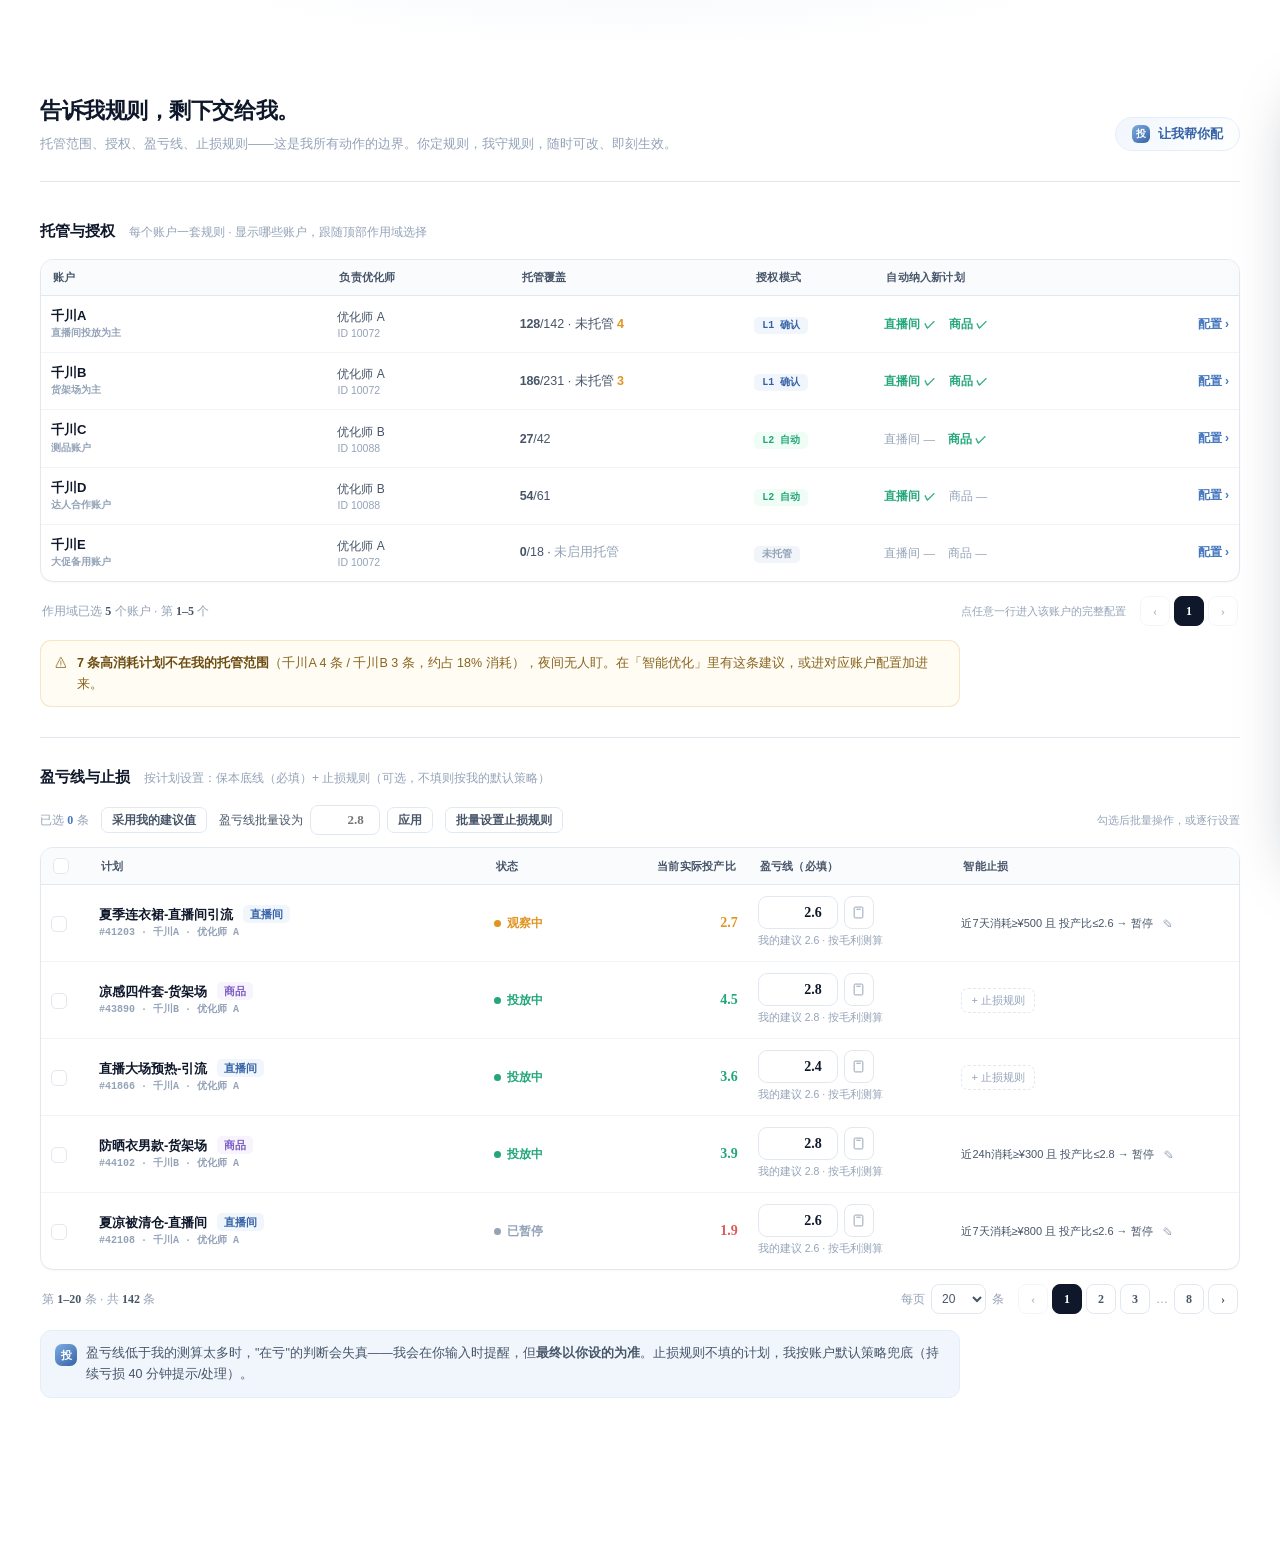
<file: prototype/sheding_agent.html>
<!DOCTYPE html>
<html lang="zh-CN">
<head>
<meta charset="UTF-8">
<meta name="viewport" content="width=device-width, initial-scale=1.0">
<title>目标设定 · AI 智能投手</title>
<style>
/* 系统字体栈，无远程字体依赖 */

:root{
  --primary-700:#3562a6;--primary-600:#4578be;--primary-500:#5b91d4;
  --primary-100:#e4eefb;--primary-50:#f1f6fd;
  --ink:#0f172a;--ink-2:#475569;--ink-3:#94a3b8;
  --hair:#e2e8f0;--hair-2:#f1f5f9;
  --success:#22a67a;--success-light:#f0fdf6;
  --danger:#dc5a5a;--danger-light:#fef5f5;
  --warning:#e09422;--warning-light:#fefcf3;
  --num:'Manrope';--mono:'IBM Plex Mono',ui-monospace,monospace;
  --font:-apple-system,BlinkMacSystemFont,'Segoe UI','PingFang SC','Microsoft YaHei',sans-serif;
}
*{box-sizing:border-box;margin:0;padding:0}
body{font-family:var(--font);color:var(--ink);-webkit-font-smoothing:antialiased;
  background:#fff radial-gradient(840px 240px at 50% -120px,rgba(91,145,212,.13),transparent 70%) no-repeat;padding-bottom:74px}
.page{max-width:1280px;margin:0 auto;padding:96px 40px 56px}
.num{font-family:var(--num),var(--font);font-variant-numeric:tabular-nums;letter-spacing:-.02em}
.mono{font-family:var(--mono);font-variant-numeric:tabular-nums}
a{color:var(--primary-600);text-decoration:none}
a:hover{text-decoration:underline;text-underline-offset:3px}
.reveal{opacity:0;transform:translateY(12px);animation:rise .7s cubic-bezier(.16,.84,.3,1) forwards}
@keyframes rise{to{opacity:1;transform:none}}
.d1{animation-delay:.04s}.d2{animation-delay:.12s}.d3{animation-delay:.2s}.d4{animation-delay:.28s}.d5{animation-delay:.36s}

.lede{padding-bottom:26px;border-bottom:1px solid var(--hair);margin-bottom:10px;display:flex;align-items:flex-end;justify-content:space-between;gap:24px}
.lede h1{font-size:22px;font-weight:740;letter-spacing:-.02em}
.lede p{font-size:13px;color:var(--ink-3);margin-top:7px;line-height:1.7}
.lede .smart-btn{flex:0 0 auto;margin-bottom:4px}

.sec-head{display:flex;align-items:baseline;gap:14px;margin-bottom:18px}
.sec-head h2{font-size:15px;font-weight:730}
.sec-head p{font-size:12px;color:var(--ink-3)}
.sec-head .sp{flex:1}
.section{padding:30px 0}
.section + .section{border-top:1px solid var(--hair)}

.btn{height:34px;display:inline-flex;align-items:center;gap:7px;padding:0 15px;border-radius:9px;font-size:12.5px;font-weight:650;cursor:pointer;border:0;font-family:inherit;transition:transform .15s,box-shadow .15s,border-color .15s}
.btn.pri{background:linear-gradient(160deg,var(--primary-500),var(--primary-600));color:#fff;box-shadow:0 6px 14px -6px rgba(69,120,190,.7)}
.btn.pri:hover{transform:translateY(-1px)}
.btn.ghost{background:#fff;color:var(--ink-2);border:1px solid var(--hair)}
.btn.ghost:hover{border-color:var(--ink-3)}
.btn.sm{height:28px;padding:0 11px;font-size:11.5px}

/* ===== 授权 ===== */
.modes{display:grid;grid-template-columns:1fr 1fr;gap:14px;max-width:760px}
.mode{border:1.5px solid var(--hair);border-radius:14px;padding:18px 20px;cursor:pointer;transition:border-color .15s,background .15s;position:relative}
.mode:hover{border-color:#a3c6ed}
.mode.on{border-color:var(--primary-600);background:linear-gradient(180deg,var(--primary-50),#fff 70%)}
.mode .radio{position:absolute;top:18px;right:18px;width:18px;height:18px;border-radius:50%;border:2px solid var(--hair)}
.mode.on .radio{border-color:var(--primary-600);background:radial-gradient(circle at center,var(--primary-600) 0 5px,#fff 5.5px)}
.mode h3{font-size:14px;font-weight:720}
.mode h3 .lv{font-family:var(--mono);font-size:10px;color:var(--primary-600);background:var(--primary-50);border:1px solid var(--primary-100);border-radius:5px;padding:2px 6px;margin-right:8px;vertical-align:1px}
.mode p{font-size:12px;color:var(--ink-2);margin-top:8px;line-height:1.7}
.mode .fit{font-size:11px;color:var(--ink-3);margin-top:8px}
.caps{max-width:760px;margin-top:22px}
.cap{display:grid;grid-template-columns:1fr auto;gap:16px;align-items:center;padding:13px 2px;border-bottom:1px solid var(--hair-2)}
.cap:last-child{border-bottom:0}
.cap .tt{font-size:13px;font-weight:640}
.cap .tt span{display:block;font-size:11.5px;color:var(--ink-3);font-weight:400;margin-top:3px;line-height:1.5}
.toggle{width:40px;height:23px;border-radius:99px;background:var(--hair);position:relative;cursor:pointer;transition:background .18s;flex:0 0 auto}
.toggle:after{content:"";position:absolute;top:2.5px;left:2.5px;width:18px;height:18px;border-radius:50%;background:#fff;box-shadow:0 1px 3px rgba(15,23,42,.25);transition:left .18s}
.toggle.on{background:var(--primary-600)}
.toggle.on:after{left:19.5px}
.cap.night{background:linear-gradient(135deg,#101a30,#1b2c4d);border:0;border-radius:12px;padding:14px 16px;margin-top:14px}
.cap.night .tt{color:#cfe2ff}
.cap.night .tt span{color:#8499bd}

/* ===== 托管范围 ===== */
.scopebar{display:flex;flex-direction:column;gap:10px;max-width:920px}
/* ===== 分页 ===== */
.pg-btns{display:flex;gap:4px;align-items:center}
.pg-btns button{min-width:30px;height:30px;border:1px solid var(--hair);border-radius:8px;background:#fff;font-size:12px;font-weight:620;color:var(--ink-2);cursor:pointer;font-family:var(--num);padding:0 8px;transition:border-color .15s,color .15s}
.pg-btns button:hover:not(:disabled){border-color:#a3c6ed;color:var(--primary-600)}
.pg-btns button.on{background:var(--ink);color:#fff;border-color:var(--ink)}
.pg-btns button:disabled{opacity:.4;cursor:default}
.pg-btns .ell{color:var(--ink-3);padding:0 2px;font-size:12px}
.pg-size{display:flex;align-items:center;gap:6px;font-size:12px;color:var(--ink-3)}
.pg-size select{height:30px;border:1px solid var(--hair);border-radius:8px;background:#fff;font-size:12px;color:var(--ink-2);font-family:inherit;padding:0 6px;outline:0;cursor:pointer}

/* ===== 账户配置表 + 抽屉 ===== */
tbody tr{cursor:pointer;transition:background .13s}
.cov-tx{font-size:12.5px;color:var(--ink-2)}
.roi-cell{display:flex;align-items:center;gap:6px}
.calc-ic{width:30px;height:33px;border:1px solid var(--hair);border-radius:8px;background:#fff;color:var(--ink-3);cursor:pointer;display:grid;place-items:center;flex:0 0 auto;transition:color .15s,border-color .15s}
.calc-ic:hover{color:var(--primary-600);border-color:#a3c6ed}
.roi-sub{font-size:10.5px;color:var(--ink-3);margin-top:5px}
.roi-hint{font-size:10.5px;color:var(--ink-3);margin-top:2px;min-height:0}
.roi-hint.warn{color:var(--warning)}
.pn .ptag{margin-left:6px;vertical-align:1px}
.cur-roi{font-family:var(--num);font-weight:740;font-variant-numeric:tabular-nums;font-size:14px}
.cur-roi.ok{color:var(--success)}
.cur-roi.warn{color:var(--warning)}
.cur-roi.bad{color:var(--danger)}

/* ===== 让我帮你配 ===== */
.smart-btn{height:34px;display:inline-flex;align-items:center;gap:8px;padding:0 16px;border-radius:999px;border:1px solid var(--primary-100);background:linear-gradient(135deg,var(--primary-50),#fff);color:var(--primary-700);font-size:12.5px;font-weight:680;cursor:pointer;font-family:inherit;transition:transform .15s,box-shadow .15s}
.smart-btn:hover{transform:translateY(-1px);box-shadow:0 8px 18px -8px rgba(69,120,190,.5)}
.smart-btn .o{width:18px;height:18px;border-radius:6px;background:linear-gradient(140deg,#7dade2,var(--primary-700));color:#fff;font-size:10px;font-weight:700;display:grid;place-items:center}
.sm-ov{position:fixed;inset:0;background:rgba(15,23,42,.36);backdrop-filter:blur(3px);z-index:1500;display:none;align-items:center;justify-content:center;padding:24px}
.sm-ov.on{display:flex}
.sm{width:580px;max-width:94vw;max-height:88vh;overflow:auto;background:#fff;border-radius:16px;box-shadow:0 32px 90px -20px rgba(15,23,42,.5);animation:calIn .25s cubic-bezier(.16,.84,.3,1)}
.sm-head{padding:18px 24px;border-bottom:1px solid var(--hair);display:flex;align-items:flex-start;gap:12px}
.sm-head .o{width:30px;height:30px;border-radius:9px;background:linear-gradient(140deg,#7dade2,var(--primary-700));color:#fff;font-size:13px;font-weight:700;display:grid;place-items:center;flex:0 0 auto}
.sm-head h3{font-size:14.5px;font-weight:730}
.sm-head p{font-size:12px;color:var(--ink-3);margin-top:4px;line-height:1.6}
.sm-head .sp{flex:1}
.sm-body{padding:14px 24px}
.diff{display:grid;grid-template-columns:auto 1fr;gap:13px;padding:13px 2px;border-bottom:1px solid var(--hair-2);align-items:start}
.diff:last-child{border-bottom:0}
.diff .ck{margin-top:2px}
.diff strong{font-size:13px;font-weight:680;line-height:1.5}
.diff strong .chg{font-family:var(--mono);font-size:10px;color:var(--primary-600);background:var(--primary-50);border-radius:4px;padding:2px 6px;margin-left:7px;white-space:nowrap}
.diff .why{font-size:11.5px;color:var(--ink-3);margin-top:4px;line-height:1.6}
.sm-foot{display:flex;gap:10px;padding:16px 24px 20px;border-top:1px solid var(--hair)}
.sm-foot .hint{margin-left:auto;font-size:11px;color:var(--ink-3);align-self:center}
.cov-tx b{font-weight:740}
.cov-tx b.warn{color:var(--warning)}
.lv-chip{font-family:var(--mono);font-size:10px;font-weight:700;border-radius:5px;padding:3px 8px;white-space:nowrap}
.lv-chip.l1{color:var(--primary-700);background:var(--primary-50)}
.lv-chip.l2{color:var(--success);background:var(--success-light)}
.lv-chip.off{color:var(--ink-3);background:var(--hair-2)}
.yn{font-size:11.5px;color:var(--ink-3)}
.yn.on{color:var(--success);font-weight:620}
td.r{text-align:right}
.pager{display:flex;align-items:center;gap:14px;padding:14px 2px 0;font-size:12px;color:var(--ink-3)}
.pager .info b{font-family:var(--num);color:var(--ink-2);font-weight:650}
.pager .sp{flex:1}
.acc-scrim{position:fixed;inset:0;background:rgba(15,23,42,.32);z-index:1290;opacity:0;pointer-events:none;transition:opacity .25s;backdrop-filter:blur(2px)}
.acc-scrim.on{opacity:1;pointer-events:auto}
.acc-file{position:fixed;top:84px;right:12px;bottom:12px;width:560px;max-width:94vw;background:#fff;z-index:1300;box-shadow:0 0 0 1px var(--hair),-20px 0 60px -24px rgba(15,23,42,.4);transform:translateX(106%);transition:transform .3s cubic-bezier(.2,.8,.25,1);display:flex;flex-direction:column;border-radius:16px}
.acc-file.on{transform:none}
.af-head{display:flex;align-items:flex-start;gap:12px;padding:20px 24px 16px;border-bottom:1px solid var(--hair)}
.af-head h3{font-size:16px;font-weight:740}
.af-head .sub{font-size:11.5px;color:var(--ink-3);margin-top:5px}
.af-head .sp{flex:1}
.af-body{flex:1;overflow-y:auto;padding:18px 24px 24px}
.ap-k{font-family:var(--mono);font-size:10px;letter-spacing:.12em;color:var(--ink-3);margin:20px 0 12px}
.ap-k:first-child{margin-top:0}
.ap-cover{display:flex;align-items:center;gap:14px;margin-bottom:6px}
.ap-cover .cnt{font-size:12.5px;color:var(--ink-2)}
.ap-cover .cnt b{font-family:var(--num);font-weight:740;font-variant-numeric:tabular-nums}
.ap-cover .cnt b.warn{color:var(--warning)}
.modes.slim{grid-template-columns:1fr 1fr;gap:10px;max-width:none}
.modes.slim .mode{padding:13px 15px}
.modes.slim .mode p{font-size:11.5px;margin-top:6px;line-height:1.6}
.optr{display:flex;align-items:center;gap:9px}
.optr .av{width:28px;height:28px;border-radius:50%;background:linear-gradient(140deg,#7dade2,var(--primary-700));color:#fff;font-size:12px;font-weight:700;display:grid;place-items:center;flex:0 0 auto}
.optr .oi b{display:block;font-size:12.5px;font-weight:660}
.optr .oi i{font-style:normal;display:block;font-family:var(--mono);font-size:9.5px;color:var(--ink-3);margin-top:1px}
.af-foot{padding:14px 24px;border-top:1px solid var(--hair);display:flex;gap:10px;border-radius:0 0 16px 16px}
.af-foot .sp{flex:1}
.acc .nm{font-size:13.5px;font-weight:680}
.acc .nm i{font-style:normal;display:block;font-size:11px;color:var(--ink-3);font-weight:400;margin-top:3px}
.acc .cnt{font-size:12px;color:var(--ink-2);white-space:nowrap}
.acc .cnt b{font-family:var(--num);font-weight:740;font-variant-numeric:tabular-nums}
.acc .cnt b.warn{color:var(--warning)}
.acc .auto{display:flex;align-items:center;gap:8px;font-size:11.5px;color:var(--ink-3);white-space:nowrap}
.scope-note{display:flex;gap:9px;margin-top:14px;padding:12px 14px;border-radius:11px;background:var(--warning-light);border:1px solid rgba(224,148,34,.22);font-size:12.5px;line-height:1.65;color:#8a6420;max-width:920px}
.scope-note b{color:#6d4c12}

/* ===== 表格工具条小控件（次级操作，区别于 .btn） ===== */
.tbtn{height:26px;display:inline-flex;align-items:center;padding:0 10px;border:1px solid var(--hair);border-radius:7px;background:#fff;font-size:11.5px;font-weight:600;color:var(--ink-2);cursor:pointer;font-family:inherit;transition:border-color .15s,color .15s;white-space:nowrap}
.tbtn:hover{border-color:#a3c6ed;color:var(--primary-600)}
.row-go{font-size:12px;color:var(--primary-600);font-weight:620;white-space:nowrap;cursor:pointer}
.row-go:hover{text-decoration:underline;text-underline-offset:3px}

/* ===== 管理计划范围 ===== */
.mng-bar{display:flex;gap:8px;margin-bottom:12px}
.search{height:32px;display:flex;align-items:center;gap:7px;border:1px solid var(--hair);border-radius:9px;padding:0 11px;background:#fff}
.search input{border:0!important;outline:0;font-size:12.5px;font-family:inherit;color:var(--ink);background:transparent;box-shadow:none!important}
.search svg{color:var(--ink-3);flex:0 0 auto}
.mng-list{max-height:330px;overflow-y:auto;border:1px solid var(--hair);border-radius:11px}
.mng-row{display:grid;grid-template-columns:auto 1fr auto auto;gap:12px;align-items:center;padding:10px 13px;border-bottom:1px solid var(--hair-2);cursor:pointer}
.mng-row:hover{background:var(--primary-50)}
.mng-row:last-child{border-bottom:0}
.mng-row.hot{background:var(--warning-light)}
.mng-row.hot:hover{background:#fdf3df}
.mng-row .pn{font-size:12.5px}
.mng-row .pn i{font-size:10px}
.mng-hint{font-size:10.5px;color:var(--warning);white-space:nowrap}
.mng-hint.on{color:var(--success)}
.mng-row.more{grid-template-columns:1fr;color:var(--ink-3);font-size:11.5px;cursor:default;background:#fafbfd}

/* ===== 盈亏线 ===== */
.batchbar{display:flex;align-items:center;gap:12px;margin-bottom:12px;flex-wrap:wrap}
.batchbar .sel-info{font-size:12px;color:var(--ink-3)}
.batchbar .sel-info b{font-family:var(--num);color:var(--primary-600);font-weight:700}
.batchbar .sp{flex:1}
.batch-set{display:flex;align-items:center;gap:7px;font-size:12px;color:var(--ink-2)}
.batch-set input{width:70px;height:30px;border:1px solid var(--hair);border-radius:8px;font-family:var(--num);font-size:13px;font-weight:650;text-align:right;outline:0}
.batch-set input:focus{border-color:var(--primary-500)}
/* 表格卡容器：给表一个清晰边界，治"裸表发虚" */
.tbl-card{border:1px solid var(--hair);border-radius:13px;overflow:hidden;background:#fff;box-shadow:0 1px 2px rgba(15,23,42,.03)}
.tbl-card th{background:#fafbfd;color:var(--ink-2)}
.tbl-card thead th{border-bottom:1px solid var(--hair)}
.tbl-card tbody tr:last-child td{border-bottom:0}
table{width:100%;border-collapse:collapse;font-size:13px}
th{font-size:11px;color:var(--ink-3);font-weight:650;text-align:left;padding:10px 12px;border-bottom:1px solid var(--hair);white-space:nowrap;letter-spacing:.02em}
th.r{text-align:right}
td{padding:11px 10px;border-bottom:1px solid var(--hair-2);vertical-align:middle}
td.r{text-align:right}
tbody tr:hover{background:var(--primary-50)}
.ck{width:16px;height:16px;border:1.5px solid var(--hair);border-radius:5px;cursor:pointer;display:inline-block;vertical-align:middle;position:relative;background:#fff;transition:background .12s,border-color .12s}
.ck.on{background:var(--primary-600);border-color:var(--primary-600)}
.ck.on:after{content:"";position:absolute;left:4.5px;top:1.5px;width:4px;height:8px;border:solid #fff;border-width:0 2px 2px 0;transform:rotate(45deg)}
.pn{font-weight:650;line-height:1.4}
.pn i{font-style:normal;display:block;font-family:var(--mono);font-size:10px;color:var(--ink-3);margin-top:2px}
.acct{font-size:12px;color:var(--ink-2)}
.acct i{font-style:normal;display:block;font-size:10.5px;color:var(--ink-3);margin-top:1px}
.ptag{font-size:10.5px;font-weight:650;border-radius:5px;padding:3px 7px;white-space:nowrap}
.ptag.live{color:var(--primary-700);background:var(--primary-50)}
.ptag.goods{color:#7c5cc4;background:#f7f4fd}
.st{display:inline-flex;align-items:center;gap:6px;font-size:12px;font-weight:620;white-space:nowrap}
.st i{width:7px;height:7px;border-radius:50%;flex:0 0 auto}
.st.run{color:var(--success)}.st.run i{background:var(--success)}
.st.watch{color:var(--warning)}.st.watch i{background:var(--warning)}
.st.stop{color:var(--ink-3)}.st.stop i{background:var(--ink-3)}
.sug{font-family:var(--num);font-weight:680;color:var(--ink-2);font-variant-numeric:tabular-nums;white-space:nowrap}
.sug i{font-style:normal;font-family:var(--mono);font-size:9px;color:var(--primary-600);background:var(--primary-50);border-radius:4px;padding:2px 5px;margin-left:6px;vertical-align:1px}
.roi-in{width:80px;height:33px;border:1.5px solid var(--hair);border-radius:9px;font-family:var(--num);font-size:14px;font-weight:700;text-align:right;color:var(--ink);outline:0;font-variant-numeric:tabular-nums;transition:border-color .15s,box-shadow .15s}
.roi-in:focus{border-color:var(--primary-600);box-shadow:0 0 0 3px rgba(91,145,212,.15)}
.roi-in.warn{border-color:var(--warning)}
.calc-btn{height:28px;padding:0 10px;border:1px solid var(--hair);border-radius:8px;background:#fff;font-size:11.5px;font-weight:620;color:var(--primary-600);cursor:pointer;font-family:inherit;white-space:nowrap}
.calc-btn:hover{border-color:#a3c6ed;background:var(--primary-50)}
.hint{font-size:11px;color:var(--ink-3);line-height:1.5}
.hint.warn{color:var(--warning)}
.tbl-note{display:flex;gap:9px;margin-top:16px;padding:12px 14px;border-radius:11px;background:var(--primary-50);border:1px solid var(--primary-100);font-size:12.5px;line-height:1.65;color:var(--ink-2);max-width:920px}
.tbl-note .o{flex:0 0 auto;width:22px;height:22px;border-radius:7px;background:linear-gradient(140deg,#7dade2,var(--primary-700));color:#fff;font-size:11px;font-weight:700;display:grid;place-items:center;margin-top:1px}

/* ===== 单计划止损 chip + 弹窗 ===== */
.sl-chip{display:inline-flex;align-items:center;gap:5px;max-width:100%;text-align:left;border:1px dashed var(--hair);border-radius:7px;background:transparent;font-size:11px;line-height:1.4;color:var(--ink-3);cursor:pointer;font-family:inherit;padding:4px 9px;transition:border-color .15s,color .15s;white-space:nowrap}
.sl-chip:hover{border-color:#a3c6ed;color:var(--primary-600)}
.sl-chip.set{border:0;padding:0;background:transparent;color:var(--ink-2);font-weight:500;white-space:normal}
.sl-chip.set:hover{color:var(--primary-600)}
.sl-chip.set:after{content:"✎";font-size:10px;color:var(--ink-3);margin-left:5px}
.slm-ov{position:fixed;inset:0;background:rgba(15,23,42,.36);backdrop-filter:blur(3px);z-index:1500;display:none;align-items:center;justify-content:center;padding:24px}
.slm-ov.on{display:flex}
.slm{width:520px;max-width:94vw;background:#fff;border-radius:16px;box-shadow:0 32px 90px -20px rgba(15,23,42,.5);overflow:hidden;animation:calIn .25s cubic-bezier(.16,.84,.3,1)}
.slm-head{display:flex;align-items:flex-start;justify-content:space-between;padding:17px 22px;border-bottom:1px solid var(--hair)}
.slm-head h3{font-size:14.5px;font-weight:730}
.slm-head .sub{font-size:11.5px;color:var(--ink-3);margin-top:4px}
.slm-head .sub b{font-family:var(--mono);font-weight:500}
.slm-body{padding:18px 22px}
.slm-ref{display:flex;gap:0;margin-bottom:16px}
.slm-ref .f{flex:1;padding:0 16px;border-left:1px solid var(--hair)}
.slm-ref .f:first-child{padding-left:0;border-left:0}
.slm-ref b{display:block;font-family:var(--num);font-size:18px;font-weight:760;font-variant-numeric:tabular-nums}
.slm-ref span{display:block;font-size:10px;color:var(--ink-3);margin-top:3px}
.slm-k{font-size:12px;font-weight:680;color:var(--ink-2);margin:14px 0 9px}
.win-tabs{display:flex;gap:5px;flex-wrap:wrap}
.win-tabs button{height:28px;border:1px solid var(--hair);border-radius:8px;background:#fff;padding:0 11px;font-size:11.5px;font-weight:620;color:var(--ink-2);cursor:pointer;font-family:inherit;transition:border-color .15s,background .15s,color .15s}
.win-tabs button.on{background:var(--ink);color:#fff;border-color:var(--ink)}
.win-tabs .custom{display:inline-flex;align-items:center;gap:5px}
.win-tabs .custom input{width:48px;height:28px;border:1px solid var(--hair);border-radius:8px;text-align:right;font-family:var(--num);font-size:12px;font-weight:650;outline:0}
.cond{display:flex;align-items:center;gap:8px;flex-wrap:wrap;font-size:12.5px;color:var(--ink-2);padding:10px 12px;border:1px solid var(--hair);border-radius:10px;margin-bottom:8px;background:#fafbfd}
.cond input{width:80px;height:30px;border:1px solid var(--hair);border-radius:8px;text-align:right;font-family:var(--num);font-size:12.5px;font-weight:650;outline:0;background:#fff}
.cond input:focus{border-color:var(--primary-500)}
.cond .op{font-family:var(--mono);font-size:12px;color:var(--ink-3)}
.slm-act{display:flex;align-items:center;gap:10px;font-size:12.5px;color:var(--ink-2)}
.slm-act select{height:32px;border:1px solid var(--hair);border-radius:8px;font-family:inherit;font-size:12.5px;padding:0 8px;outline:0;background:#fff;cursor:pointer}
.slm-say{display:flex;gap:9px;margin-top:14px;padding:11px 13px;border-radius:10px;background:var(--primary-50);border:1px solid var(--primary-100);font-size:12px;line-height:1.6;color:var(--ink-2)}
.slm-say .o{flex:0 0 auto;width:20px;height:20px;border-radius:6px;background:linear-gradient(140deg,#7dade2,var(--primary-700));color:#fff;font-size:10px;font-weight:700;display:grid;place-items:center}
.slm-foot{display:flex;gap:10px;padding:0 22px 20px}
.slm-foot .sp{flex:1}
.slm-foot .clear{font-size:12px;color:var(--ink-3);background:none;border:0;cursor:pointer;font-family:inherit}
.slm-foot .clear:hover{color:var(--danger)}

/* ===== 盈亏计算器弹窗 ===== */
.cal-ov{position:fixed;inset:0;background:rgba(15,23,42,.36);backdrop-filter:blur(3px);z-index:1500;display:none;align-items:center;justify-content:center;padding:24px}
.cal-ov.on{display:flex}
.cal{width:440px;max-width:94vw;background:#fff;border-radius:16px;box-shadow:0 32px 90px -20px rgba(15,23,42,.5);overflow:hidden;animation:calIn .25s cubic-bezier(.16,.84,.3,1)}
@keyframes calIn{from{opacity:0;transform:translateY(12px) scale(.98)}to{opacity:1;transform:none}}
.cal-head{display:flex;align-items:center;justify-content:space-between;padding:17px 22px;border-bottom:1px solid var(--hair)}
.cal-head h3{font-size:14.5px;font-weight:730}
.cal-head h3 span{font-size:11.5px;color:var(--ink-3);font-weight:400;margin-left:8px}
.cal-x{width:28px;height:28px;border:0;background:transparent;border-radius:8px;color:var(--ink-3);cursor:pointer;display:grid;place-items:center}
.cal-x:hover{background:var(--hair-2);color:var(--ink)}
.cal-body{padding:18px 22px}
.cal-row{display:grid;grid-template-columns:110px 1fr;gap:12px;align-items:center;margin-bottom:12px}
.cal-row label{font-size:12.5px;color:var(--ink-2);font-weight:600}
.cal-row input{height:36px;text-align:right;border:1px solid var(--hair);border-radius:9px;font-family:var(--num);font-size:14px;font-weight:650;padding:0 12px;outline:0;font-variant-numeric:tabular-nums}
.cal-row input:focus{border-color:var(--primary-600);box-shadow:0 0 0 3px rgba(91,145,212,.15)}
.cal-out{margin-top:16px;border-radius:12px;background:linear-gradient(180deg,var(--primary-50),#fff);border:1px solid var(--primary-100);padding:15px 17px;display:flex;align-items:baseline;gap:12px}
.cal-out .lbl{font-size:12px;color:var(--ink-2);font-weight:640}
.cal-out b{font-family:var(--num);font-size:30px;font-weight:780;color:var(--primary-700);font-variant-numeric:tabular-nums;margin-left:auto}
.cal-note{font-size:11px;color:var(--ink-3);margin-top:10px;line-height:1.6}
.cal-foot{display:flex;gap:10px;padding:0 22px 20px}

/* ===== 保存条 ===== */
.savebar{position:fixed;left:0;right:0;bottom:0;z-index:100;display:flex;justify-content:center;pointer-events:none;opacity:0;transform:translateY(12px);transition:opacity .25s,transform .25s}
.savebar.on{opacity:1;transform:none}
.sb-in{pointer-events:auto;display:flex;align-items:center;gap:16px;margin-bottom:14px;padding:10px 12px 10px 20px;border-radius:14px;background:rgba(255,255,255,.85);backdrop-filter:blur(18px);border:1px solid rgba(255,255,255,.95);box-shadow:0 12px 36px -12px rgba(30,54,100,.35)}
.sb-in .tx{font-size:12.5px;color:var(--ink-2)}

@media(max-width:980px){.page{padding:84px 18px 40px}.modes{grid-template-columns:1fr}.acc{grid-template-columns:1fr;gap:10px}}
@media(prefers-reduced-motion:reduce){*{animation:none!important;transition:none!important}.reveal{opacity:1;transform:none}}
</style>
</head>
<body>
<div class="page">

  <header class="lede reveal d1">
    <div>
      <h1>告诉我规则，剩下交给我。</h1>
      <p>托管范围、授权、盈亏线、止损规则——这是我所有动作的边界。你定规则，我守规则，随时可改、即刻生效。</p>
    </div>
    <button class="smart-btn" id="smartBtn"><span class="o">投</span>让我帮你配</button>
  </header>

  <!-- ===== ① 托管与授权 · 按账户 ===== -->
  <section class="section reveal d2">
    <div class="sec-head"><h2>托管与授权</h2><p>每个账户一套规则 · 显示哪些账户，跟随顶部作用域选择</p></div>

    <div class="tbl-card">
    <table>
      <thead>
        <tr>
          <th style="width:22%">账户</th>
          <th style="width:14%">负责优化师</th>
          <th style="width:18%">托管覆盖</th>
          <th style="width:10%">授权模式</th>
          <th style="width:18%">自动纳入新计划</th>
          <th style="width:10%"></th>
        </tr>
      </thead>
      <tbody id="accRows">
        <tr data-acc="a">
          <td><div class="pn">千川A<i>直播间投放为主</i></div></td>
          <td><div class="acct">优化师 A<i>ID 10072</i></div></td>
          <td><span class="cov-tx"><b class="num">128</b>/142 · 未托管 <b class="num warn">4</b></span></td>
          <td><span class="lv-chip l1">L1 确认</span></td>
          <td><span class="yn on">直播间 ✓</span>　<span class="yn on">商品 ✓</span></td>
          <td class="r"><span class="row-go">配置 ›</span></td>
        </tr>
        <tr data-acc="b">
          <td><div class="pn">千川B<i>货架场为主</i></div></td>
          <td><div class="acct">优化师 A<i>ID 10072</i></div></td>
          <td><span class="cov-tx"><b class="num">186</b>/231 · 未托管 <b class="num warn">3</b></span></td>
          <td><span class="lv-chip l1">L1 确认</span></td>
          <td><span class="yn on">直播间 ✓</span>　<span class="yn on">商品 ✓</span></td>
          <td class="r"><span class="row-go">配置 ›</span></td>
        </tr>
        <tr data-acc="c">
          <td><div class="pn">千川C<i>测品账户</i></div></td>
          <td><div class="acct">优化师 B<i>ID 10088</i></div></td>
          <td><span class="cov-tx"><b class="num">27</b>/42</span></td>
          <td><span class="lv-chip l2">L2 自动</span></td>
          <td><span class="yn">直播间 —</span>　<span class="yn on">商品 ✓</span></td>
          <td class="r"><span class="row-go">配置 ›</span></td>
        </tr>
        <tr data-acc="d">
          <td><div class="pn">千川D<i>达人合作账户</i></div></td>
          <td><div class="acct">优化师 B<i>ID 10088</i></div></td>
          <td><span class="cov-tx"><b class="num">54</b>/61</span></td>
          <td><span class="lv-chip l2">L2 自动</span></td>
          <td><span class="yn on">直播间 ✓</span>　<span class="yn">商品 —</span></td>
          <td class="r"><span class="row-go">配置 ›</span></td>
        </tr>
        <tr data-acc="e">
          <td><div class="pn">千川E<i>大促备用账户</i></div></td>
          <td><div class="acct">优化师 A<i>ID 10072</i></div></td>
          <td><span class="cov-tx"><b class="num">0</b>/18 · <span style="color:var(--ink-3)">未启用托管</span></span></td>
          <td><span class="lv-chip off">未托管</span></td>
          <td><span class="yn">直播间 —</span>　<span class="yn">商品 —</span></td>
          <td class="r"><span class="row-go">配置 ›</span></td>
        </tr>
      </tbody>
    </table>
    </div>
    <div class="pager">
      <span class="info">作用域已选 <b>5</b> 个账户 · 第 <b>1–5</b> 个</span>
      <span class="sp"></span>
      <span class="hint">点任意一行进入该账户的完整配置</span>
      <div class="pg-btns" id="accPg"><button disabled>‹</button><button class="on">1</button><button disabled>›</button></div>
    </div>
    <div class="scope-note">⚠ <span><b>7 条高消耗计划不在我的托管范围</b>（千川A 4 条 / 千川B 3 条，约占 18% 消耗），夜间无人盯。在「智能优化」里有这条建议，或进对应账户配置加进来。</span></div>
  </section>

  <!-- ===== ③ 盈亏线与止损（按计划） ===== -->
  <section class="section reveal d4">
    <div class="sec-head"><h2>盈亏线与止损</h2><p>按计划设置：保本底线（必填）+ 止损规则（可选，不填则按我的默认策略）</p></div>
    <div class="batchbar">
      <span class="sel-info">已选 <b id="selN">0</b> 条</span>
      <button class="tbtn" id="useSug">采用我的建议值</button>
      <div class="batch-set">盈亏线批量设为 <input type="number" step="0.1" min="1" max="9" id="batchVal" placeholder="2.8"><button class="tbtn" id="batchApply">应用</button></div>
      <button class="tbtn" id="batchSl">批量设置止损规则</button>
      <span class="sp"></span>
      <span class="hint">勾选后批量操作，或逐行设置</span>
    </div>
    <div class="tbl-card">
    <table>
      <thead>
        <tr>
          <th style="width:4%"><span class="ck" id="ckAll"></span></th>
          <th style="width:33%">计划</th>
          <th style="width:10%">状态</th>
          <th class="r" style="width:12%">当前实际投产比</th>
          <th style="width:17%">盈亏线（必填）</th>
          <th style="width:24%">智能止损</th>
        </tr>
      </thead>
      <tbody id="roiRows">
        <tr>
          <td><span class="ck"></span></td>
          <td><div class="pn">夏季连衣裙-直播间引流 <span class="ptag live">直播间</span><i>#41203 · 千川A · 优化师 A</i></div></td>
          <td><span class="st watch"><i></i>观察中</span></td>
          <td class="r"><span class="cur-roi warn">2.7</span></td>
          <td>
            <div class="roi-cell"><input class="roi-in" type="number" step="0.1" min="1" max="9" value="2.6" data-sug="2.6"><button class="calc-ic" data-plan="夏季连衣裙-直播间引流" title="盈亏计算器"><svg width="13" height="13" viewBox="0 0 24 24" fill="none" stroke="currentColor" stroke-width="1.8"><rect x="4" y="2" width="16" height="20" rx="2"/><line x1="8" y1="6" x2="16" y2="6"/><line x1="8" y1="11" x2="8" y2="11.01"/><line x1="12" y1="11" x2="12" y2="11.01"/><line x1="16" y1="11" x2="16" y2="11.01"/><line x1="8" y1="15" x2="8" y2="15.01"/><line x1="12" y1="15" x2="12" y2="15.01"/><line x1="16" y1="15" x2="16" y2="15.01"/></svg></button></div>
            <div class="roi-sub">我的建议 2.6 · 按毛利测算</div>
            <div class="roi-hint"></div>
          </td>
          <td><button class="sl-chip set" data-plan="夏季连衣裙-直播间引流" data-id="#41203">近7天消耗≥¥500 且 投产比≤2.6 → 暂停</button></td>
        </tr>
        <tr>
          <td><span class="ck"></span></td>
          <td><div class="pn">凉感四件套-货架场 <span class="ptag goods">商品</span><i>#43890 · 千川B · 优化师 A</i></div></td>
          <td><span class="st run"><i></i>投放中</span></td>
          <td class="r"><span class="cur-roi ok">4.5</span></td>
          <td>
            <div class="roi-cell"><input class="roi-in" type="number" step="0.1" min="1" max="9" value="2.8" data-sug="2.8"><button class="calc-ic" data-plan="凉感四件套-货架场" title="盈亏计算器"><svg width="13" height="13" viewBox="0 0 24 24" fill="none" stroke="currentColor" stroke-width="1.8"><rect x="4" y="2" width="16" height="20" rx="2"/><line x1="8" y1="6" x2="16" y2="6"/><line x1="8" y1="11" x2="8" y2="11.01"/><line x1="12" y1="11" x2="12" y2="11.01"/><line x1="16" y1="11" x2="16" y2="11.01"/><line x1="8" y1="15" x2="8" y2="15.01"/><line x1="12" y1="15" x2="12" y2="15.01"/><line x1="16" y1="15" x2="16" y2="15.01"/></svg></button></div>
            <div class="roi-sub">我的建议 2.8 · 按毛利测算</div>
            <div class="roi-hint"></div>
          </td>
          <td><button class="sl-chip" data-plan="凉感四件套-货架场" data-id="#43890">+ 止损规则</button></td>
        </tr>
        <tr>
          <td><span class="ck"></span></td>
          <td><div class="pn">直播大场预热-引流 <span class="ptag live">直播间</span><i>#41866 · 千川A · 优化师 A</i></div></td>
          <td><span class="st run"><i></i>投放中</span></td>
          <td class="r"><span class="cur-roi ok">3.6</span></td>
          <td>
            <div class="roi-cell"><input class="roi-in" type="number" step="0.1" min="1" max="9" value="2.4" data-sug="2.6"><button class="calc-ic" data-plan="直播大场预热-引流" title="盈亏计算器"><svg width="13" height="13" viewBox="0 0 24 24" fill="none" stroke="currentColor" stroke-width="1.8"><rect x="4" y="2" width="16" height="20" rx="2"/><line x1="8" y1="6" x2="16" y2="6"/><line x1="8" y1="11" x2="8" y2="11.01"/><line x1="12" y1="11" x2="12" y2="11.01"/><line x1="16" y1="11" x2="16" y2="11.01"/><line x1="8" y1="15" x2="8" y2="15.01"/><line x1="12" y1="15" x2="12" y2="15.01"/><line x1="16" y1="15" x2="16" y2="15.01"/></svg></button></div>
            <div class="roi-sub">我的建议 2.6 · 按毛利测算</div>
            <div class="roi-hint"></div>
          </td>
          <td><button class="sl-chip" data-plan="直播大场预热-引流" data-id="#41866">+ 止损规则</button></td>
        </tr>
        <tr>
          <td><span class="ck"></span></td>
          <td><div class="pn">防晒衣男款-货架场 <span class="ptag goods">商品</span><i>#44102 · 千川B · 优化师 A</i></div></td>
          <td><span class="st run"><i></i>投放中</span></td>
          <td class="r"><span class="cur-roi ok">3.9</span></td>
          <td>
            <div class="roi-cell"><input class="roi-in" type="number" step="0.1" min="1" max="9" value="2.8" data-sug="2.8"><button class="calc-ic" data-plan="防晒衣男款-货架场" title="盈亏计算器"><svg width="13" height="13" viewBox="0 0 24 24" fill="none" stroke="currentColor" stroke-width="1.8"><rect x="4" y="2" width="16" height="20" rx="2"/><line x1="8" y1="6" x2="16" y2="6"/><line x1="8" y1="11" x2="8" y2="11.01"/><line x1="12" y1="11" x2="12" y2="11.01"/><line x1="16" y1="11" x2="16" y2="11.01"/><line x1="8" y1="15" x2="8" y2="15.01"/><line x1="12" y1="15" x2="12" y2="15.01"/><line x1="16" y1="15" x2="16" y2="15.01"/></svg></button></div>
            <div class="roi-sub">我的建议 2.8 · 按毛利测算</div>
            <div class="roi-hint"></div>
          </td>
          <td><button class="sl-chip set" data-plan="防晒衣男款-货架场" data-id="#44102">近24h消耗≥¥300 且 投产比≤2.8 → 暂停</button></td>
        </tr>
        <tr>
          <td><span class="ck"></span></td>
          <td><div class="pn">夏凉被清仓-直播间 <span class="ptag live">直播间</span><i>#42108 · 千川A · 优化师 A</i></div></td>
          <td><span class="st stop"><i></i>已暂停</span></td>
          <td class="r"><span class="cur-roi bad">1.9</span></td>
          <td>
            <div class="roi-cell"><input class="roi-in" type="number" step="0.1" min="1" max="9" value="2.6" data-sug="2.6"><button class="calc-ic" data-plan="夏凉被清仓-直播间" title="盈亏计算器"><svg width="13" height="13" viewBox="0 0 24 24" fill="none" stroke="currentColor" stroke-width="1.8"><rect x="4" y="2" width="16" height="20" rx="2"/><line x1="8" y1="6" x2="16" y2="6"/><line x1="8" y1="11" x2="8" y2="11.01"/><line x1="12" y1="11" x2="12" y2="11.01"/><line x1="16" y1="11" x2="16" y2="11.01"/><line x1="8" y1="15" x2="8" y2="15.01"/><line x1="12" y1="15" x2="12" y2="15.01"/><line x1="16" y1="15" x2="16" y2="15.01"/></svg></button></div>
            <div class="roi-sub">我的建议 2.6 · 按毛利测算</div>
            <div class="roi-hint"></div>
          </td>
          <td><button class="sl-chip set" data-plan="夏凉被清仓-直播间" data-id="#42108">近7天消耗≥¥800 且 投产比≤2.6 → 暂停</button></td>
        </tr>
      </tbody>
    </table>
    </div>
    <div class="pager">
      <span class="info">第 <b>1–20</b> 条 · 共 <b>142</b> 条</span>
      <span class="sp"></span>
      <div class="pg-size">每页 <select><option>20</option><option>50</option><option>100</option></select> 条</div>
      <div class="pg-btns" id="roiPg">
        <button disabled>‹</button><button class="on">1</button><button>2</button><button>3</button><span class="ell">…</span><button>8</button><button>›</button>
      </div>
    </div>
    <div class="tbl-note">
      <span class="o">投</span>
      <span>盈亏线低于我的测算太多时，"在亏"的判断会失真——我会在你输入时提醒，但<b>最终以你设的为准</b>。止损规则不填的计划，我按账户默认策略兜底（持续亏损 40 分钟提示/处理）。</span>
    </div>
  </section>
</div>

<!-- ===== 盈亏计算器 ===== -->
<div class="cal-ov" id="calOv">
  <div class="cal" role="dialog" aria-modal="true" aria-label="盈亏计算器">
    <div class="cal-head">
      <h3>盈亏计算器<span id="calPlan"></span></h3>
      <button class="cal-x" id="calClose" aria-label="关闭"><svg width="14" height="14" viewBox="0 0 24 24" fill="none" stroke="currentColor" stroke-width="2.2"><path d="M18 6 6 18M6 6l12 12"/></svg></button>
    </div>
    <div class="cal-body">
      <div class="cal-row"><label>商品售价 ¥</label><input type="number" id="cPrice" value="139" min="0"></div>
      <div class="cal-row"><label>商品成本 ¥</label><input type="number" id="cCost" value="62" min="0"></div>
      <div class="cal-row"><label>运费+包材 ¥</label><input type="number" id="cShip" value="6" min="0"></div>
      <div class="cal-row"><label>平台佣金 %</label><input type="number" id="cFee" value="5" min="0" max="50"></div>
      <div class="cal-row"><label>退货率 %</label><input type="number" id="cRet" value="12" min="0" max="80"></div>
      <div class="cal-out"><span class="lbl">保本投产比（盈亏线）</span><b id="cOut">2.6</b></div>
      <div class="cal-note">公式：售价 ÷ [（售价 −成本 −运费 −售价×佣金率）×（1 −退货率）]。这是不赚不亏的临界线，实际投产比低于它即在亏。</div>
    </div>
    <div class="cal-foot">
      <button class="btn pri" id="calFill">填入这条计划</button>
      <button class="btn ghost" id="calCancel">取消</button>
    </div>
  </div>
</div>

<!-- ===== 单计划智能止损弹窗 ===== -->
<div class="slm-ov" id="slmOv">
  <div class="slm" role="dialog" aria-modal="true" aria-label="智能止损">
    <div class="slm-head">
      <div>
        <h3>智能止损</h3>
        <div class="sub" id="slmPlan"></div>
      </div>
      <button class="cal-x" id="slmClose" aria-label="关闭"><svg width="14" height="14" viewBox="0 0 24 24" fill="none" stroke="currentColor" stroke-width="2.2"><path d="M18 6 6 18M6 6l12 12"/></svg></button>
    </div>
    <div class="slm-body">
      <div class="slm-ref">
        <div class="f"><b id="slmCost">¥18,750</b><span id="slmCostL">近 7 天已消耗</span></div>
        <div class="f"><b id="slmRoi">2.7</b><span id="slmRoiL">近 7 天实际投产比</span></div>
        <div class="f"><b>2.6</b><span>你设的盈亏线</span></div>
      </div>
      <div class="slm-k">数据滚动周期 · 判定参考多长时间的数据</div>
      <div class="win-tabs" id="slmWin">
        <button>近 24 小时</button><button class="on">近 7 天</button><button>近 30 天</button><button>近 45 天</button>
        <span class="custom">自定义 近 <input type="number" min="1" max="60" placeholder="45"> 天</span>
      </div>
      <div class="slm-k">符合以下所有条件时</div>
      <div class="cond">周期内累计消耗 <span class="op">≥</span> ¥ <input type="number" id="slmC1" value="500" min="0"> 且 实际投产比 <span class="op">≤</span> <input type="number" id="slmC2" value="2.6" step="0.1" min="0"></div>
      <div class="slm-k">执行动作</div>
      <div class="slm-act">
        <select id="slmDo"><option>自动暂停计划</option><option>只提醒我，不动</option><option>收紧出价并提醒</option></select>
        <span style="font-size:11.5px;color:var(--ink-3)">动作后进入 24h 观察窗口，误杀可恢复</span>
      </div>
      <div class="slm-say"><span class="o">投</span><span id="slmSayTx">投产比阈值和你的盈亏线一致——跌破保本线即出手，这是最常用的设法。</span></div>
    </div>
    <div class="slm-foot">
      <button class="btn pri" id="slmSave">保存规则</button>
      <button class="btn ghost" id="slmCancel">取消</button>
      <span class="sp"></span>
      <button class="clear" id="slmClear">清除规则，回到默认策略</button>
    </div>
  </div>
</div>

<!-- ===== 账户配置抽屉 ===== -->
<div class="acc-scrim" id="accScrim"></div>
<aside class="acc-file" id="accFile" aria-hidden="true">
  <div class="af-head">
    <div>
      <h3 id="afName">千川A</h3>
      <div class="sub" id="afSub">直播间投放为主 · 巨量千川</div>
    </div>
    <span class="sp"></span>
    <button class="cal-x" id="afClose" aria-label="关闭"><svg width="15" height="15" viewBox="0 0 24 24" fill="none" stroke="currentColor" stroke-width="2.2"><path d="M18 6 6 18M6 6l12 12"/></svg></button>
  </div>
  <div class="af-body">
    <div class="optr"><span class="av" id="afAv">王</span><span class="oi"><b id="afOp">优化师 A</b><i id="afOpId">负责优化师 · ID 10072 · 在管理后台分配</i></span></div>

    <div class="ap-k">托管范围</div>
    <div class="ap-cover">
      <div class="cnt" id="afCover">已托管 <b>128</b>/142 条计划 · 高消耗未托管 <b class="warn">4</b></div>
      <button class="btn ghost sm" id="mngBtn">管理计划范围</button>
    </div>
    <div class="cap"><div class="tt">新建直播间计划自动加入<span>仅影响今后新建的计划</span></div><div class="toggle on" role="switch" aria-checked="true" id="afTgLive"></div></div>
    <div class="cap"><div class="tt">新建商品计划自动加入<span>仅影响今后新建的计划</span></div><div class="toggle on" role="switch" aria-checked="true" id="afTgGoods"></div></div>

    <div class="ap-k">授权模式</div>
    <div class="modes slim" id="modes">
      <div class="mode on" data-m="l1">
        <span class="radio"></span>
        <h3><span class="lv">L1</span>建议后执行</h3>
        <p>发现和建议进「智能优化」，<b>你拍板我才动</b></p>
      </div>
      <div class="mode" data-m="l2">
        <span class="radio"></span>
        <h3><span class="lv">L2</span>自动执行</h3>
        <p>授权范围内<b>直接执行并记录</b>，可核验可撤回</p>
      </div>
    </div>

    <div class="ap-k">此账户内我可以做的动作</div>
    <div class="caps">
      <div class="cap"><div class="tt">调目标投产比<span>出价/消耗节奏的旋钮</span></div><div class="toggle on" role="switch" aria-checked="true"></div></div>
      <div class="cap"><div class="tt">调整日预算<span>单步加幅不超过 30%</span></div><div class="toggle on" role="switch" aria-checked="true"></div></div>
      <div class="cap"><div class="tt">暂停计划<span>持续亏损时止住消耗</span></div><div class="toggle on" role="switch" aria-checked="true"></div></div>
      <div class="cap"><div class="tt">素材追投<span>把量切给被验证的素材</span></div><div class="toggle" role="switch" aria-checked="false"></div></div>
      <div class="cap"><div class="tt">删除素材<span>不可恢复——默认需要你拍板</span></div><div class="toggle" role="switch" aria-checked="false"></div></div>
      <div class="cap night"><div class="tt">夜间紧急止损（18:00–09:00）<span>夜间持续亏损我可直接暂停——建议开启</span></div><div class="toggle on" role="switch" aria-checked="true"></div></div>
    </div>
  </div>
  <div class="af-foot">
    <button class="btn pri" id="afSave">保存此账户配置</button>
    <button class="btn ghost" id="copyCfg">复制到其他账户</button>
    <span class="sp"></span>
  </div>
</aside>

<!-- ===== 让我帮你配 · 配置建议 diff ===== -->
<div class="sm-ov" id="smOv">
  <div class="sm" role="dialog" aria-modal="true" aria-label="配置建议">
    <div class="sm-head">
      <span class="o">投</span>
      <div>
        <h3>我看了你的账户和计划，建议做这 4 处调整</h3>
        <p>都是按你的实际数据给的——勾掉不想要的，其余我来生效。</p>
      </div>
      <span class="sp"></span>
      <button class="cal-x" id="smClose" aria-label="关闭"><svg width="14" height="14" viewBox="0 0 24 24" fill="none" stroke="currentColor" stroke-width="2.2"><path d="M18 6 6 18M6 6l12 12"/></svg></button>
    </div>
    <div class="sm-body" id="smBody">
      <div class="diff"><span class="ck on"></span><div><strong>把 7 条高消耗未托管计划加入托管<span class="chg">千川A 4 条 · 千川B 3 条</span></strong><div class="why">它们占约 18% 消耗，夜间没人盯——昨晚出现过 2 次投产比异常波动无人处理。</div></div></div>
      <div class="diff"><span class="ck on"></span><div><strong>千川E 启用托管，L1 起步<span class="chg">未托管 → L1 确认</span></strong><div class="why">18 条计划完全在我的视野外。大促备用户先用 L1 磨合，跑顺再考虑放权。</div></div></div>
      <div class="diff"><span class="ck on"></span><div><strong>为 12 条盈亏线空缺的计划填入测算值<span class="chg">按毛利测算</span></strong><div class="why">没有盈亏线我无法判断在亏。测算基于商品售价/成本/佣金/退货率，填入后你可逐条改。</div></div></div>
      <div class="diff"><span class="ck on"></span><div><strong>千川A / B 开启「素材追投」权限<span class="chg">关 → 开</span></strong><div class="why">最近 30 天你采纳率最高的就是素材类建议（9/11 条）——这步授权能省掉最多的来回确认。</div></div></div>
    </div>
    <div class="sm-foot">
      <button class="btn pri" id="smApply">采纳 4 项并生效</button>
      <button class="btn ghost" id="smCancel">先不用</button>
      <span class="hint">采纳后所有改动可在执行日志回看、可撤回</span>
    </div>
  </div>
</div>

<!-- ===== 管理计划范围弹窗 ===== -->
<div class="cal-ov" id="mngOv">
  <div class="cal" style="width:560px" role="dialog" aria-modal="true" aria-label="管理计划范围">
    <div class="cal-head">
      <h3>管理计划范围<span id="mngAcc">千川A</span></h3>
      <button class="cal-x" id="mngClose" aria-label="关闭"><svg width="14" height="14" viewBox="0 0 24 24" fill="none" stroke="currentColor" stroke-width="2.2"><path d="M18 6 6 18M6 6l12 12"/></svg></button>
    </div>
    <div class="cal-body" style="padding-top:14px">
      <div class="mng-bar">
        <div class="search" style="flex:1"><svg width="13" height="13" viewBox="0 0 24 24" fill="none" stroke="currentColor" stroke-width="2.2"><circle cx="11" cy="11" r="7"/><path d="m21 21-4-4"/></svg><input type="text" placeholder="搜索计划名 / ID" style="width:100%"></div>
        <button class="tbtn" id="mngHigh">只看高消耗未托管</button>
      </div>
      <div class="mng-list" id="mngList">
        <div class="mng-row hot"><span class="ck"></span><div class="pn">大促主推-直播间引流<i>#40771 · 日均 ¥4,200</i></div><span class="ptag live">直播间</span><span class="mng-hint">高消耗 · 未托管</span></div>
        <div class="mng-row hot"><span class="ck"></span><div class="pn">爆款连衣裙B款-直播间<i>#41099 · 日均 ¥3,800</i></div><span class="ptag live">直播间</span><span class="mng-hint">高消耗 · 未托管</span></div>
        <div class="mng-row hot"><span class="ck"></span><div class="pn">直播大场冲刺-引流<i>#41950 · 日均 ¥3,100</i></div><span class="ptag live">直播间</span><span class="mng-hint">高消耗 · 未托管</span></div>
        <div class="mng-row hot"><span class="ck"></span><div class="pn">夏装清仓二批-直播间<i>#42390 · 日均 ¥2,600</i></div><span class="ptag live">直播间</span><span class="mng-hint">高消耗 · 未托管</span></div>
        <div class="mng-row"><span class="ck on"></span><div class="pn">夏季连衣裙-直播间引流<i>#41203 · 日均 ¥2,700</i></div><span class="ptag live">直播间</span><span class="mng-hint on">托管中</span></div>
        <div class="mng-row"><span class="ck on"></span><div class="pn">直播大场预热-引流<i>#41866 · 日均 ¥1,400</i></div><span class="ptag live">直播间</span><span class="mng-hint on">托管中</span></div>
        <div class="mng-row"><span class="ck on"></span><div class="pn">夏凉被清仓-直播间<i>#42108 · 日均 ¥880</i></div><span class="ptag live">直播间</span><span class="mng-hint on">托管中</span></div>
        <div class="mng-row more">… 还有 135 条，真实环境分页加载</div>
      </div>
    </div>
    <div class="cal-foot" style="align-items:center">
      <button class="btn pri" id="mngSave">保存范围</button>
      <button class="btn ghost" id="mngCancel">取消</button>
      <span style="margin-left:auto;font-size:11.5px;color:var(--ink-3)">已选托管 <b class="num" id="mngN" style="color:var(--primary-600)">128</b>/142</span>
    </div>
  </div>
</div>

<div class="savebar" id="savebar">
  <div class="sb-in">
    <span class="tx" id="sbTx">你改了 <b id="sbN" class="num" style="color:var(--primary-600)">0</b> 条计划的盈亏线，还没生效</span>
    <button class="btn ghost" id="sbReset">还原改动</button>
    <button class="btn pri" id="sbSave">保存并生效</button>
  </div>
</div>

<script>
(function(){
  /* ===== 账户配置抽屉 ===== */
  var ACC = {
    a:{name:'千川A', sub:'直播间投放为主 · 巨量千川', op:'优化师 A', id:'10072', av:'王', cover:'已托管 <b>128</b>/142 条计划 · 高消耗未托管 <b class="warn">4</b>', mode:'l1', live:1, goods:1},
    b:{name:'千川B', sub:'货架场为主 · 巨量千川', op:'优化师 A', id:'10072', av:'王', cover:'已托管 <b>186</b>/231 条计划 · 高消耗未托管 <b class="warn">3</b>', mode:'l1', live:1, goods:1},
    c:{name:'千川C', sub:'测品账户 · 巨量千川', op:'优化师 B', id:'10088', av:'李', cover:'已托管 <b>27</b>/42 条计划', mode:'l2', live:0, goods:1},
    d:{name:'千川D', sub:'达人合作账户 · 巨量千川', op:'优化师 B', id:'10088', av:'李', cover:'已托管 <b>54</b>/61 条计划', mode:'l2', live:1, goods:0},
    e:{name:'千川E', sub:'大促备用账户 · 巨量千川', op:'优化师 A', id:'10072', av:'王', cover:'未启用托管 · 共 18 条计划', mode:'l1', live:0, goods:0}
  };
  var accFile = document.getElementById('accFile'), accScrim = document.getElementById('accScrim');
  function openAcc(key){
    var a = ACC[key]; if(!a) return;
    document.getElementById('afName').textContent = a.name;
    document.getElementById('afSub').textContent = a.sub;
    document.getElementById('afAv').textContent = a.av;
    document.getElementById('afOp').textContent = a.op;
    document.getElementById('afOpId').textContent = '负责优化师 · ID ' + a.id + ' · 在管理后台分配';
    document.getElementById('afCover').innerHTML = a.cover;
    document.getElementById('afTgLive').classList.toggle('on', !!a.live);
    document.getElementById('afTgGoods').classList.toggle('on', !!a.goods);
    document.querySelectorAll('#modes .mode').forEach(function(m){
      m.classList.toggle('on', m.getAttribute('data-m') === a.mode);
    });
    accFile.classList.add('on'); accScrim.classList.add('on');
  }
  function closeAcc(){ accFile.classList.remove('on'); accScrim.classList.remove('on'); }
  document.querySelectorAll('#accRows tr').forEach(function(tr){
    tr.addEventListener('click', function(){ openAcc(tr.getAttribute('data-acc')); });
  });
  document.getElementById('afClose').addEventListener('click', closeAcc);
  accScrim.addEventListener('click', closeAcc);
  document.addEventListener('keydown', function(e){ if(e.key === 'Escape') closeAcc(); });
  document.getElementById('afSave').addEventListener('click', function(){
    var old = this.textContent;
    this.textContent = '✓ 已保存';
    var self = this;
    setTimeout(function(){ self.textContent = old; closeAcc(); }, 900);
  });
  document.getElementById('copyCfg').addEventListener('click', function(){
    var old = this.textContent;
    this.textContent = '✓ 已复制到其余 4 个账户';
    var self = this;
    setTimeout(function(){ self.textContent = old; }, 2200);
  });

  /* 授权模式 */
  document.getElementById('modes').addEventListener('click', function(e){
    var m = e.target.closest('.mode'); if(!m) return;
    this.querySelectorAll('.mode').forEach(function(x){ x.classList.remove('on'); });
    m.classList.add('on');
  });
  /* 开关 */
  document.querySelectorAll('.toggle').forEach(function(t){
    t.addEventListener('click', function(){
      t.classList.toggle('on');
      t.setAttribute('aria-checked', t.classList.contains('on'));
    });
  });

  /* ===== 盈亏线：单行输入点评 ===== */
  function reviewInput(inp){
    var v = parseFloat(inp.value), sug = parseFloat(inp.getAttribute('data-sug'));
    var hint = inp.closest('td').querySelector('.roi-hint');
    inp.classList.remove('warn'); hint.classList.remove('warn');
    if(isNaN(v)){ hint.textContent = '必填'; hint.classList.add('warn'); inp.classList.add('warn'); return; }
    var d = +(v - sug).toFixed(1);
    if(d === 0){ hint.textContent = ''; }
    else if(d > 0){ hint.textContent = '比测算高 ' + d + '，更保守'; }
    else if(d >= -0.3){ hint.textContent = '比测算低 ' + Math.abs(d) + '，允许'; }
    else { hint.textContent = '低于测算 ' + Math.abs(d) + '：大概率真亏，先核成本'; hint.classList.add('warn'); inp.classList.add('warn'); }
  }
  document.querySelectorAll('.roi-in').forEach(function(inp){
    inp.addEventListener('input', function(){ reviewInput(inp); });
  });

  /* ===== 复选 + 批量 ===== */
  var rowCks = Array.prototype.slice.call(document.querySelectorAll('#roiRows .ck'));
  var ckAll = document.getElementById('ckAll');
  function syncSel(){
    var n = rowCks.filter(function(c){ return c.classList.contains('on'); }).length;
    document.getElementById('selN').textContent = n;
    ckAll.classList.toggle('on', n === rowCks.length && n > 0);
  }
  rowCks.forEach(function(c){ c.addEventListener('click', function(){ c.classList.toggle('on'); syncSel(); }); });
  ckAll.addEventListener('click', function(){
    var allOn = rowCks.every(function(c){ return c.classList.contains('on'); });
    rowCks.forEach(function(c){ c.classList.toggle('on', !allOn); });
    syncSel();
  });
  function selectedRows(){
    return rowCks.filter(function(c){ return c.classList.contains('on'); }).map(function(c){ return c.closest('tr'); });
  }
  document.getElementById('useSug').addEventListener('click', function(){
    var rows = selectedRows();
    (rows.length ? rows : Array.prototype.slice.call(document.querySelectorAll('#roiRows tr'))).forEach(function(tr){
      var inp = tr.querySelector('.roi-in');
      inp.value = inp.getAttribute('data-sug');
      reviewInput(inp);
    });
  });
  document.getElementById('batchApply').addEventListener('click', function(){
    var v = document.getElementById('batchVal').value;
    if(!v) return;
    var rows = selectedRows();
    if(!rows.length){ document.getElementById('batchVal').focus(); return; }
    rows.forEach(function(tr){
      var inp = tr.querySelector('.roi-in');
      inp.value = v;
      reviewInput(inp);
    });
  });

  /* ===== 盈亏计算器 ===== */
  var calOv = document.getElementById('calOv'), curInput = null;
  function calc(){
    var p = +document.getElementById('cPrice').value || 0;
    var c = +document.getElementById('cCost').value || 0;
    var s = +document.getElementById('cShip').value || 0;
    var fee = (+document.getElementById('cFee').value || 0)/100;
    var ret = (+document.getElementById('cRet').value || 0)/100;
    var margin = (p - c - s - p*fee) * (1 - ret);
    var out = document.getElementById('cOut');
    if(p <= 0 || margin <= 0){ out.textContent = '—'; out.style.color = 'var(--danger)'; return null; }
    var roi = p / margin;
    out.textContent = roi.toFixed(1);
    out.style.color = '';
    return roi;
  }
  ['cPrice','cCost','cShip','cFee','cRet'].forEach(function(id){
    document.getElementById(id).addEventListener('input', calc);
  });
  document.querySelectorAll('.calc-ic').forEach(function(b){
    b.addEventListener('click', function(){
      curInput = b.closest('tr').querySelector('.roi-in');
      document.getElementById('calPlan').textContent = b.getAttribute('data-plan');
      calc();
      calOv.classList.add('on');
    });
  });
  function closeCal(){ calOv.classList.remove('on'); }
  document.getElementById('calClose').addEventListener('click', closeCal);
  document.getElementById('calCancel').addEventListener('click', closeCal);
  calOv.addEventListener('click', function(e){ if(e.target === calOv) closeCal(); });
  document.addEventListener('keydown', function(e){ if(e.key === 'Escape') closeCal(); });
  document.getElementById('calFill').addEventListener('click', function(){
    var roi = calc();
    if(roi && curInput){
      curInput.value = roi.toFixed(1);
      reviewInput(curInput);
    }
    closeCal();
  });

  /* ===== 单计划止损弹窗 ===== */
  var slmOv = document.getElementById('slmOv'), curChip = null;
  document.querySelectorAll('.sl-chip').forEach(function(chip){
    chip.addEventListener('click', function(){
      curChip = chip;
      document.getElementById('slmPlan').innerHTML = chip.getAttribute('data-plan') + ' <b>' + chip.getAttribute('data-id') + '</b>';
      slmOv.classList.add('on');
    });
  });
  function closeSlm(){ slmOv.classList.remove('on'); }
  document.getElementById('slmClose').addEventListener('click', closeSlm);
  document.getElementById('slmCancel').addEventListener('click', closeSlm);
  slmOv.addEventListener('click', function(e){ if(e.target === slmOv) closeSlm(); });
  document.getElementById('slmWin').addEventListener('click', function(e){
    var b = e.target.closest('button'); if(!b) return;
    this.querySelectorAll('button').forEach(function(x){ x.classList.remove('on'); });
    b.classList.add('on');
    var lbl = b.textContent;
    document.getElementById('slmCostL').textContent = lbl + ' 已消耗';
    document.getElementById('slmRoiL').textContent = lbl + ' 实际投产比';
  });
  /* agent 点评止损阈值 */
  function slmReview(){
    var roi = parseFloat(document.getElementById('slmC2').value);
    var say = document.getElementById('slmSayTx');
    if(isNaN(roi)){ say.textContent = '填好阈值，我来评估。'; return; }
    if(Math.abs(roi - 2.6) < 0.05) say.textContent = '投产比阈值和你的盈亏线一致——跌破保本线即出手，这是最常用的设法。';
    else if(roi < 2.6) say.textContent = '阈值 ' + roi.toFixed(1) + ' 低于盈亏线 2.6：触发时已经亏了一段，止损会偏晚——确认是有意给它波动空间。';
    else say.textContent = '阈值 ' + roi.toFixed(1) + ' 高于盈亏线 2.6：还没亏就会触发，更激进——适合现金流紧、容错低的时期。';
  }
  document.getElementById('slmC2').addEventListener('input', slmReview);
  document.getElementById('slmSave').addEventListener('click', function(){
    if(curChip){
      var win = document.querySelector('#slmWin button.on');
      var c1 = document.getElementById('slmC1').value, c2 = document.getElementById('slmC2').value;
      var act = document.getElementById('slmDo').value === '只提醒我，不动' ? '提醒' : (document.getElementById('slmDo').value === '收紧出价并提醒' ? '收紧出价' : '暂停');
      curChip.textContent = (win ? win.textContent : '近7天') + '消耗≥¥' + c1 + ' 且 投产比≤' + c2 + ' → ' + act;
      curChip.classList.add('set');
    }
    closeSlm();
  });
  document.getElementById('slmClear').addEventListener('click', function(){
    if(curChip){ curChip.textContent = '+ 止损规则'; curChip.classList.remove('set'); }
    closeSlm();
  });
  /* 批量设置止损：选中行套用弹窗（原型：直接打开弹窗，保存应用到所选） */
  document.getElementById('batchSl').addEventListener('click', function(){
    var rows = selectedRows();
    if(!rows.length) return;
    curChip = null;
    document.getElementById('slmPlan').innerHTML = '批量设置 · 已选 <b>' + rows.length + '</b> 条计划';
    slmOv.classList.add('on');
    var save = document.getElementById('slmSave');
    var handler = function(){
      var win = document.querySelector('#slmWin button.on');
      var c1 = document.getElementById('slmC1').value, c2 = document.getElementById('slmC2').value;
      rows.forEach(function(tr){
        var chip = tr.querySelector('.sl-chip');
        chip.textContent = (win ? win.textContent : '近7天') + '消耗≥¥' + c1 + ' 且 投产比≤' + c2 + ' → 暂停';
        chip.classList.add('set');
      });
      save.removeEventListener('click', handler);
    };
    save.addEventListener('click', handler);
  });

  /* ===== 让我帮你配 ===== */
  var smOv = document.getElementById('smOv');
  function smCount(){
    return document.querySelectorAll('#smBody .ck.on').length;
  }
  document.getElementById('smartBtn').addEventListener('click', function(){ smOv.classList.add('on'); });
  function closeSm(){ smOv.classList.remove('on'); }
  document.getElementById('smClose').addEventListener('click', closeSm);
  document.getElementById('smCancel').addEventListener('click', closeSm);
  smOv.addEventListener('click', function(e){ if(e.target === smOv) closeSm(); });
  document.querySelectorAll('#smBody .ck').forEach(function(c){
    c.addEventListener('click', function(){
      c.classList.toggle('on');
      var n = smCount();
      document.getElementById('smApply').textContent = n ? '采纳 ' + n + ' 项并生效' : '未选择任何项';
      document.getElementById('smApply').disabled = !n;
    });
  });
  document.getElementById('smApply').addEventListener('click', function(){
    closeSm();
    /* 演示：建议生效后页面状态联动 */
    var note = document.querySelector('.scope-note');
    if(note) note.innerHTML = '✓ <span style="color:var(--success)"><b>7 条高消耗计划已加入托管</b> · 千川E 已启用托管（L1）· 12 条盈亏线已按测算填入 · 千川A/B 素材追投已开启——全部记入执行日志，可撤回。</span>';
    if(note){ note.style.background = 'var(--success-light)'; note.style.borderColor = 'rgba(34,166,122,.25)'; }
    /* 表格行联动 */
    var rowE = document.querySelector('#accRows tr[data-acc="e"]');
    if(rowE){
      rowE.querySelector('.lv-chip').className = 'lv-chip l1';
      rowE.querySelector('.lv-chip').textContent = 'L1 确认';
      rowE.querySelector('.cov-tx').innerHTML = '<b class="num">18</b>/18 · <span style="color:var(--success)">刚启用</span>';
    }
    ['a','b'].forEach(function(k){
      var r = document.querySelector('#accRows tr[data-acc="' + k + '"] .cov-tx');
      if(r) r.innerHTML = r.innerHTML.replace(/ · 未托管 <b class="num warn">\d+<\/b>/, ' · <span style="color:var(--success)">全覆盖</span>');
    });
  });

  /* ===== 管理计划范围 ===== */
  var mngOv = document.getElementById('mngOv');
  document.getElementById('mngBtn').addEventListener('click', function(){
    document.getElementById('mngAcc').textContent = document.getElementById('afName').textContent;
    mngOv.classList.add('on');
  });
  function closeMng(){ mngOv.classList.remove('on'); }
  document.getElementById('mngClose').addEventListener('click', closeMng);
  document.getElementById('mngCancel').addEventListener('click', closeMng);
  mngOv.addEventListener('click', function(e){ if(e.target === mngOv) closeMng(); });
  function mngSync(){
    var on = document.querySelectorAll('#mngList .ck.on').length;
    document.getElementById('mngN').textContent = 124 + on; /* 演示：列表外还有 124 条已托管 */
  }
  document.querySelectorAll('#mngList .mng-row').forEach(function(row){
    var c = row.querySelector('.ck'); if(!c) return;
    row.addEventListener('click', function(){
      c.classList.toggle('on');
      var hint = row.querySelector('.mng-hint');
      if(c.classList.contains('on')){ hint.textContent = '将托管'; hint.classList.add('on'); row.classList.remove('hot'); }
      else { hint.textContent = '将移出托管'; hint.classList.remove('on'); }
      mngSync();
    });
  });
  document.getElementById('mngHigh').addEventListener('click', function(){
    var only = this.classList.toggle('on');
    this.style.color = only ? 'var(--primary-600)' : '';
    this.style.borderColor = only ? '#a3c6ed' : '';
    document.querySelectorAll('#mngList .mng-row').forEach(function(row){
      if(row.classList.contains('more')) return;
      row.style.display = (!only || row.classList.contains('hot') || row.querySelector('.mng-hint').textContent === '将托管') ? '' : 'none';
    });
  });
  document.getElementById('mngSave').addEventListener('click', function(){
    var n = document.getElementById('mngN').textContent;
    closeMng();
    document.getElementById('afCover').innerHTML = '已托管 <b>' + n + '</b>/142 条计划';
  });

  /* 计划表分页（原型切页态） */
  document.getElementById('roiPg').addEventListener('click', function(e){
    var b = e.target.closest('button'); if(!b || b.disabled || !/^\d+$/.test(b.textContent)) return;
    this.querySelectorAll('button').forEach(function(x){ x.classList.remove('on'); });
    b.classList.add('on');
    var n = +b.textContent, from = (n-1)*20 + 1, to = Math.min(n*20, 142);
    this.parentNode.querySelector('.info').innerHTML = '第 <b>' + from + '–' + to + '</b> 条 · 共 <b>142</b> 条';
    this.children[0].disabled = (n === 1);
  });

  /* ===== 盈亏线提交条：有改动才出现，说清改了几条 ===== */
  var inputs = Array.prototype.slice.call(document.querySelectorAll('.roi-in'));
  inputs.forEach(function(inp){ inp.setAttribute('data-orig', inp.value); });
  var savebar = document.getElementById('savebar');
  function dirtyCount(){
    return inputs.filter(function(inp){ return inp.value !== inp.getAttribute('data-orig'); }).length;
  }
  function syncBar(){
    var n = dirtyCount();
    document.getElementById('sbN').textContent = n;
    savebar.classList.toggle('on', n > 0);
  }
  inputs.forEach(function(inp){ inp.addEventListener('input', syncBar); });
  /* 批量操作也会改值，统一在操作后同步 */
  ['useSug','batchApply'].forEach(function(id){
    document.getElementById(id).addEventListener('click', function(){ setTimeout(syncBar, 0); });
  });
  document.getElementById('sbSave').addEventListener('click', function(){
    var n = dirtyCount();
    inputs.forEach(function(inp){ inp.setAttribute('data-orig', inp.value); });
    var tx = document.getElementById('sbTx');
    tx.innerHTML = '<span style="color:var(--success);font-weight:650">✓ ' + n + ' 条盈亏线已生效</span> · 我即刻按新底线值守，记入执行日志';
    document.getElementById('sbReset').style.display = 'none';
    document.getElementById('sbSave').style.display = 'none';
    setTimeout(function(){
      savebar.classList.remove('on');
      setTimeout(function(){
        tx.innerHTML = '你改了 <b id="sbN" class="num" style="color:var(--primary-600)">0</b> 条计划的盈亏线，还没生效';
        document.getElementById('sbReset').style.display = '';
        document.getElementById('sbSave').style.display = '';
      }, 300);
    }, 1800);
  });
  document.getElementById('sbReset').addEventListener('click', function(){
    inputs.forEach(function(inp){
      inp.value = inp.getAttribute('data-orig');
      reviewInput(inp);
    });
    syncBar();
  });
})();
</script>
</body>
</html>
</file>
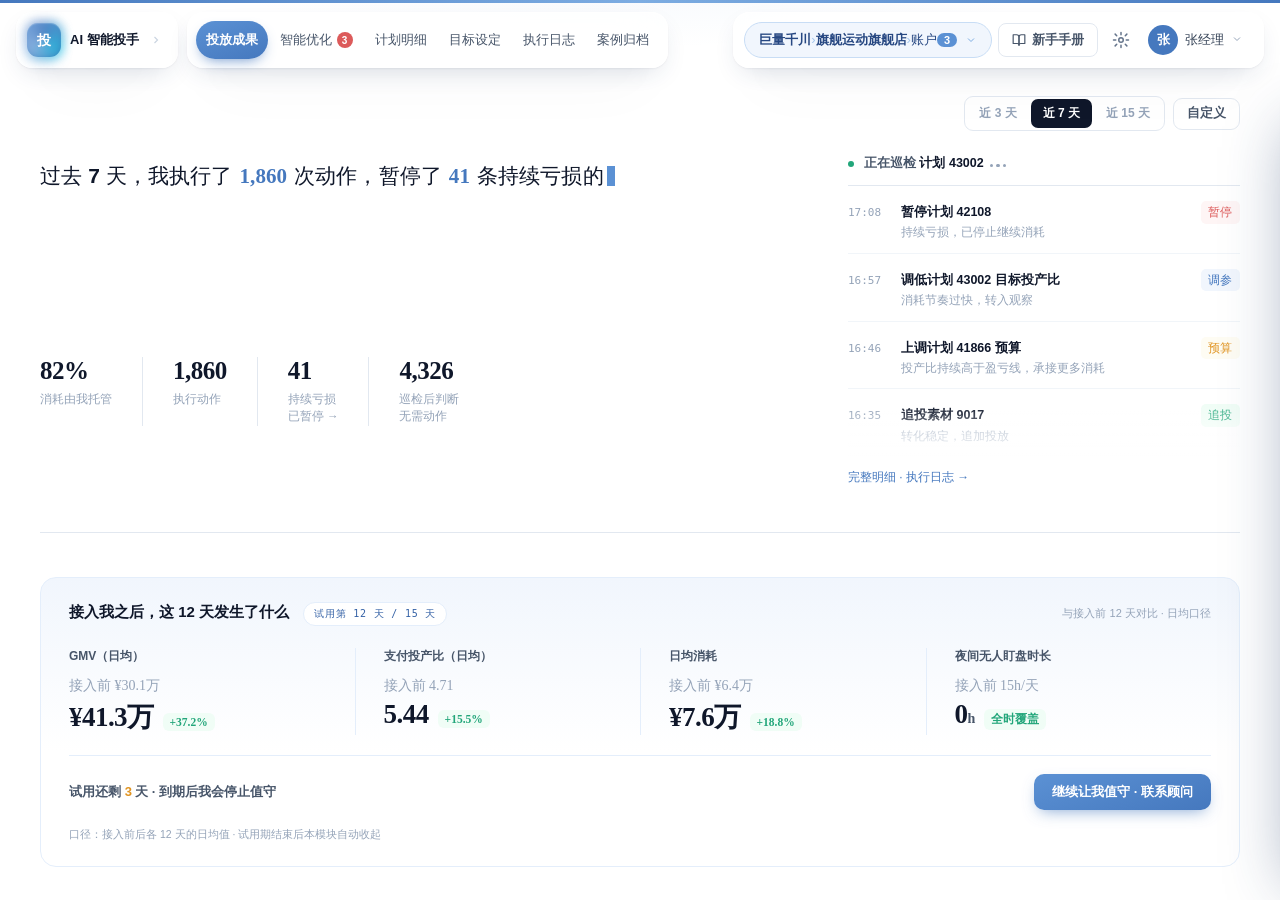
<file: prototype/toudehao_final.html>
<!DOCTYPE html>
<html lang="zh-CN">
<head>
    <meta charset="UTF-8">
    <meta name="viewport" content="width=device-width, initial-scale=1.0">
    <title>AI 智能投手</title>
<style>
        :root {
            /* 品牌色系统 */
            --primary-900: #1e3664;
            --primary-800: #274882;
            --primary-700: #3562a6;
            --primary-600: #4578be;
            --primary-500: #5b91d4;
            --primary-400: #7dade2;
            --primary-300: #a3c6ed;
            --primary-200: #c8ddf5;
            --primary-100: #e4eefb;
            --primary-50: #f1f6fd;
            --primary-0: #f8fafe;

            /* 中性色 */
            --gray-900: #0f172a;
            --gray-800: #1e293b;
            --gray-700: #334155;
            --gray-600: #475569;
            --gray-500: #64748b;
            --gray-400: #94a3b8;
            --gray-300: #cbd5e1;
            --gray-200: #e2e8f0;
            --gray-100: #f1f5f9;
            --gray-50: #f8fafc;

            /* 语义色 */
            --success: #22a67a;
            --success-light: #f0fdf6;
            --warning: #e09422;
            --warning-light: #fefcf3;
            --danger: #dc5a5a;
            --danger-light: #fef5f5;
            --info: #5090d3;
            --info-light: #f4f9fd;

            /* 间距系统 */
            --spacing-xs: 4px;
            --spacing-sm: 8px;
            --spacing-md: 16px;
            --spacing-lg: 24px;
            --spacing-xl: 32px;
            --spacing-2xl: 48px;

            /* 圆角系统 */
            --radius-sm: 4px;
            --radius-md: 6px;
            --radius-lg: 10px;
            --radius-full: 9999px;

            /* 阴影系统 - 完全复制标准 */
            --shadow-xs: 0 1px 2px rgba(0,0,0,0.06);
            --shadow-sm: 0 1px 2px rgba(0,0,0,0.04), 0 2px 4px rgba(0,0,0,0.04), 0 4px 8px rgba(0,0,0,0.04);
            --shadow-md: 0 1px 2px rgba(0,0,0,0.04), 0 4px 8px rgba(0,0,0,0.04), 0 8px 16px rgba(0,0,0,0.06), 0 12px 24px rgba(0,0,0,0.04);
            --shadow-lg: 0 2px 4px rgba(0,0,0,0.04), 0 8px 16px rgba(0,0,0,0.06), 0 16px 32px rgba(0,0,0,0.08), 0 24px 48px rgba(0,0,0,0.04);
            --shadow-xl: 0 4px 8px rgba(0,0,0,0.04), 0 12px 24px rgba(0,0,0,0.08), 0 24px 48px rgba(0,0,0,0.1), 0 32px 64px rgba(0,0,0,0.06);

            /* 边框色 */
            --border-color: rgba(0,0,0,0.06);
            --border-color-hover: rgba(0,0,0,0.1);

            /* 动画 */
            --duration-fast: 150ms;
            --duration-normal: 200ms;
            --duration-slow: 300ms;
            --ease-out: cubic-bezier(0.16, 1, 0.3, 1);
            --ease-in-out: cubic-bezier(0.4, 0, 0.2, 1);
        }
        * { margin: 0; padding: 0; box-sizing: border-box; }
        input[type="checkbox"] { accent-color: var(--primary-600); }
        body {
            font-family: -apple-system, BlinkMacSystemFont, 'Segoe UI', 'PingFang SC', 'Microsoft YaHei', sans-serif;
            background: #f8fafc;
            background-image: radial-gradient(ellipse 80% 50% at 50% -20%, rgba(69,120,190,0.02) 0%, transparent 50%), radial-gradient(ellipse 60% 40% at 100% 0%, rgba(100,116,139,0.02) 0%, transparent 40%);
            min-height: 100vh;
            color: var(--gray-800);
            line-height: 1.5;
            padding: 0;
            -webkit-font-smoothing: antialiased;
            -moz-osx-font-smoothing: grayscale;
            font-feature-settings: 'kern' 1;
        }
        /* ========== 文档样式 ========== */
        .state-section { margin-bottom: 64px; }
        .state-title {
            font-size: 18px;
            font-weight: 600;
            color: var(--gray-900);
            margin-bottom: 6px;
            letter-spacing: -0.02em;
        }
        .state-desc { font-size: 13px; color: var(--gray-500); margin-bottom: 16px; }
        .state-frame {
            background: var(--gray-50);
            border-radius: var(--radius-lg);
            overflow: hidden;
            box-shadow: var(--shadow-md);
            border: none;
        }
        .state-frame::before {
            content: '';
            display: block;
            height: 3px;
            background: linear-gradient(90deg, var(--primary-600) 0%, var(--primary-400) 50%, var(--primary-600) 100%);
        }

        /* ========== 导航栏 ========== */
        .navbar {
            height: 64px;
            background: rgba(255, 255, 255, 0.98);
            backdrop-filter: blur(20px);
            border-bottom: 1px solid var(--gray-200);
            display: flex;
            align-items: center;
            padding: 0 var(--spacing-xl);
            box-shadow: var(--shadow-xs);
        }
        .navbar-brand { display: flex; align-items: center; gap: 12px; }
        .brand-logo {
            width: 32px;
            height: 32px;
            background: var(--primary-600);
            border-radius: var(--radius-md);
            display: flex;
            align-items: center;
            justify-content: center;
            font-weight: 600;
            color: white;
            font-size: 14px;
        }
        .brand-name {
            font-size: 16px;
            font-weight: 700;
            color: var(--gray-900);
            letter-spacing: -0.02em;
        }

        /* ========== 侧边栏 ========== */
        .main-container { display: flex; min-height: 600px; }
        .sidebar {
            width: 220px;
            background: white;
            border-right: 1px solid var(--gray-200);
            padding: var(--spacing-lg) var(--spacing-sm);
        }
        .menu-item {
            display: flex;
            align-items: center;
            gap: 10px;
            padding: 10px 14px;
            color: var(--gray-600);
            text-decoration: none;
            border-radius: var(--radius-md);
            margin-bottom: 2px;
            font-size: 14px;
            font-weight: 500;
            transition: background var(--duration-fast) var(--ease-out), color var(--duration-fast) var(--ease-out), transform var(--duration-fast) var(--ease-out);
            position: relative;
        }
        .menu-item:hover {
            background: var(--primary-50);
            color: var(--primary-700);
            transform: translateX(2px);
        }
        .menu-item.active {
            background: var(--primary-100);
            color: var(--primary-800);
            font-weight: 600;
        }
        .menu-item.active::before {
            content: '';
            position: absolute;
            left: 0;
            top: 6px;
            bottom: 6px;
            width: 3px;
            background: var(--primary-600);
            border-radius: 0 2px 2px 0;
        }
        .menu-item svg {
            width: 18px;
            height: 18px;
            flex-shrink: 0;
            opacity: 0.6;
            transition: opacity var(--duration-fast) var(--ease-out);
        }
        .menu-item:hover svg { opacity: 1; }
        .menu-item.active svg { opacity: 1; color: var(--primary-600); }

        /* ========== 内容区 ========== */
        .content { flex: 1; padding: var(--spacing-lg); background: var(--gray-50); }
        .page-header { margin-bottom: var(--spacing-lg); }
        .page-title {
            font-size: 22px;
            font-weight: 700;
            color: var(--gray-900);
            margin-bottom: 4px;
            letter-spacing: -0.025em;
            line-height: 1.2;
        }
        .page-subtitle { font-size: 13px; color: var(--gray-500); font-weight: 400; }

        /* ========== 控制台容器 ========== */
        .console-container {
            background: #fff;
            border-radius: var(--radius-lg);
            border: none;
            overflow: hidden;
            box-shadow: var(--shadow-sm);
            transition: box-shadow var(--duration-normal) var(--ease-out);
        }
        .console-container:hover {
            box-shadow: var(--shadow-md);
        }
        .console-collapse-header {
            display: flex;
            align-items: center;
            justify-content: space-between;
            padding: 16px 24px;
            border-bottom: 1px solid var(--gray-200);
            background: #fff;
        }
        .console-main-title { font-size: 17px; font-weight: 600; color: var(--gray-900); letter-spacing: -0.02em; }
        .tenant-quota-inline { display: flex; align-items: center; gap: 4px; font-size: 12px; color: var(--gray-500); padding: 4px 12px; background: var(--gray-50); border-radius: var(--radius-sm); }
        .tenant-quota-inline strong { color: var(--primary-600); font-weight: 600; }
        .quota-divider { color: var(--gray-300); }
        .console-body-layout { display: grid; grid-template-columns: 280px 1fr; gap: 16px; padding: 20px; }
        .account-list-card {
            background: #fff;
            border-radius: var(--radius-lg);
            border: none;
            overflow: hidden;
            box-shadow: var(--shadow-xs);
        }
        .account-list-header {
            padding: 12px 16px;
            background: #fff;
            border-bottom: 1px solid var(--gray-200);
            display: flex;
            justify-content: space-between;
            align-items: center;
        }
        .list-header-left { display: flex; align-items: center; gap: 10px; }
        .header-checkbox { width: 18px; height: 18px; border: 2px solid var(--gray-300); border-radius: var(--radius-sm); position: relative; }
        .header-checkbox.checked { background: var(--primary-500); border-color: var(--primary-500); }
        .header-checkbox.checked::after { content: ''; position: absolute; left: 5px; top: 2px; width: 5px; height: 9px; border: solid white; border-width: 0 2px 2px 0; transform: rotate(45deg); }
        .header-checkbox.indeterminate { background: var(--primary-500); border-color: var(--primary-500); }
        .header-checkbox.indeterminate::after { content: ''; position: absolute; left: 3px; top: 6px; width: 8px; height: 2px; background: white; }
        .card-title { font-size: 14px; font-weight: 600; color: var(--gray-900); }
        .selected-count { font-size: 12px; color: var(--primary-600); font-weight: 500; padding: 4px 10px; background: var(--primary-50); border-radius: var(--radius-sm); }
        .account-list-body { max-height: 280px; overflow-y: auto; padding: 8px; background: var(--gray-50); }
        .account-item {
            display: flex;
            align-items: center;
            padding: 12px 14px;
            border-radius: var(--radius-md);
            margin-bottom: 8px;
            background: #fff;
            border: 1px solid transparent;
            cursor: pointer;
        }
        .account-item:hover {
            background: var(--gray-50);
        }
        .account-item:last-child { margin-bottom: 0; }
        .account-item.selected {
            background: var(--primary-50);
            border-color: var(--primary-400);
            position: relative;
        }
        .account-item.selected::before {
            content: '';
            position: absolute;
            left: 0;
            top: 8px;
            bottom: 8px;
            width: 3px;
            background: var(--primary-500);
            border-radius: 0 2px 2px 0;
        }
        .account-item-checkbox { width: 16px; height: 16px; border: 2px solid var(--gray-300); border-radius: var(--radius-sm); margin-right: 10px; position: relative; flex-shrink: 0; }
        .account-item-checkbox.checked { background: var(--primary-500); border-color: var(--primary-500); }
        .account-item-checkbox.checked::after { content: ''; position: absolute; left: 4px; top: 1px; width: 4px; height: 8px; border: solid white; border-width: 0 2px 2px 0; transform: rotate(45deg); }
        .account-item-info { flex: 1; min-width: 0; }
        .account-item-name { font-size: 13px; font-weight: 500; color: var(--gray-900); }
        .account-item-meta { display: flex; align-items: center; justify-content: space-between; gap: 8px; margin-top: 4px; }
        .account-item-stats { font-size: 12px; color: var(--gray-500); white-space: nowrap; }
        .account-item-badge {
            display: inline-flex;
            align-items: center;
            gap: 5px;
            padding: 3px 10px;
            border-radius: var(--radius-md);
            font-size: 12px;
            font-weight: 500;
            white-space: nowrap;
            flex-shrink: 0;
        }
        .account-item-badge.ai {
            background: var(--primary-100);
            color: var(--primary-700);
        }
        .account-item-badge.manual {
            background: #fef3c7;
            color: #92400e;
        }
        .badge-dot { width: 5px; height: 5px; border-radius: 50%; }
        .account-item-badge.ai .badge-dot { background: var(--success); }
        .account-item-badge.manual .badge-dot { background: var(--warning); }
        .config-detail-card {
            background: #fff;
            border-radius: var(--radius-lg);
            border: none;
            padding: 20px 24px;
            box-shadow: var(--shadow-xs);
        }
        .config-detail-title-bar { display: flex; align-items: center; justify-content: space-between; gap: 12px; padding-bottom: 12px; margin-bottom: 14px; border-bottom: 1px solid var(--gray-100); }
        .config-account-name { font-size: 15px; font-weight: 600; color: var(--gray-900); }
        .config-account-id { font-size: 12px; color: var(--gray-400); }
        .config-row { margin-bottom: 14px; }
        .config-row:last-child { margin-bottom: 0; }
        .config-row .card-title { margin-bottom: 8px; }
        .mode-segmented {
            background: var(--gray-100);
            border-radius: var(--radius-md);
            padding: 4px;
            display: flex;
            gap: 4px;
            margin-bottom: 16px;
            position: relative;
        }
        .mode-segmented::before {
            content: '';
            position: absolute;
            top: 4px;
            left: 4px;
            width: calc(50% - 6px);
            height: calc(100% - 8px);
            background: #fff;
            border-radius: var(--radius-md);
            transition: transform 0.25s var(--ease-out);
            z-index: 0;
        }
        .mode-segmented.second-active::before {
            transform: translateX(calc(100% + 4px));
        }
        .mode-segment {
            flex: 1;
            padding: 10px 14px;
            text-align: center;
            border-radius: var(--radius-md);
            background: transparent;
            border: none;
            font-size: 14px;
            font-weight: 600;
            color: var(--gray-500);
            position: relative;
            z-index: 1;
            cursor: pointer;
            transition: color var(--duration-fast) var(--ease-out);
        }
        .mode-segment:hover {
            color: var(--gray-700);
        }
        .mode-segment.active {
            color: var(--gray-900);
        }
        .range-row { display: flex; align-items: center; justify-content: space-between; padding: 12px 16px; background: var(--gray-50); border-radius: var(--radius-md); margin-top: 10px; }
        .range-stats { display: flex; align-items: center; gap: 16px; }
        .range-stat { display: flex; align-items: baseline; gap: 4px; }
        .stat-num { font-size: 20px; font-weight: 600; color: var(--primary-600); }
        .stat-label { font-size: 13px; color: var(--gray-500); margin-left: 2px; }
        .range-divider { width: 1px; height: 20px; background: var(--gray-300); }
        .range-config-btn {
            display: inline-flex;
            align-items: center;
            gap: 6px;
            padding: 8px 16px;
            font-size: 13px;
            color: white;
            font-weight: 500;
            background: var(--primary-600);
            border: none;
            border-radius: var(--radius-md);
            cursor: pointer;
        }
        .range-config-btn:hover {
            background: var(--primary-700);
        }
        .strategy-list-horizontal { display: flex; gap: 12px; }
        .strategy-item-horizontal {
            display: flex;
            align-items: center;
            gap: 8px;
            padding: 10px 16px;
            background: var(--gray-50);
            border-radius: var(--radius-md);
            font-size: 13px;
            color: var(--gray-700);
        }
        .strategy-item-horizontal:hover {
            border-color: var(--primary-300);
            background: var(--primary-50);
        }
        .strategy-checkbox-new {
            width: 16px;
            height: 16px;
            border: 2px solid var(--gray-300);
            border-radius: var(--radius-sm);
            background: #fff;
            position: relative;
            transition: all var(--duration-fast) var(--ease-out);
            cursor: pointer;
        }
        .strategy-checkbox-new:hover { border-color: var(--primary-400); }
        .strategy-checkbox-new.checked {
            background: var(--primary-500);
            border-color: var(--primary-500);
        }
        .strategy-checkbox-new.checked::after {
            content: '';
            position: absolute;
            left: 4px;
            top: 1px;
            width: 4px;
            height: 8px;
            border: solid white;
            border-width: 0 2px 2px 0;
            transform: rotate(45deg);
        }
        .delete-material-option { display: flex; align-items: center; gap: 8px; font-size: 13px; }
        .delete-material-text { color: var(--gray-700); }
        .batch-hint {
            display: flex;
            align-items: center;
            gap: 8px;
            padding: 10px 12px;
            background: var(--primary-50);
            border-radius: var(--radius-sm);
            margin-bottom: 16px;
            font-size: 12px;
            color: var(--primary-700);
        }
        .batch-hint svg { flex-shrink: 0; color: var(--primary-500); }
        .config-empty-inline { display: flex; align-items: center; justify-content: center; height: 200px; color: var(--gray-400); font-size: 13px; }
        .manual-hint-box {
            display: flex;
            align-items: center;
            gap: 10px;
            padding: 14px 16px;
            background: #fef3c7;
            border: 1px solid #fcd34d;
            border-radius: var(--radius-md);
            font-size: 13px;
            color: #92400e;
        }
        .manual-hint-box svg { flex-shrink: 0; color: #d97706; }
        .console-actions { padding: 14px 20px; border-top: 1px solid var(--gray-200); display: flex; justify-content: flex-end; gap: 12px; }
        .btn {
            padding: 10px 20px;
            border-radius: var(--radius-md);
            font-size: 13px;
            font-weight: 500;
            border: none;
            display: inline-flex;
            align-items: center;
            justify-content: center;
            gap: 6px;
            cursor: pointer;
            transition: all var(--duration-fast) var(--ease-out);
        }
        .btn-primary {
            background: linear-gradient(180deg, var(--primary-600) 0%, var(--primary-700) 100%);
            color: white;
            box-shadow: inset 0 1px 0 rgba(255,255,255,0.15), 0 1px 2px rgba(69,120,190,0.2), 0 2px 4px rgba(69,120,190,0.15), 0 4px 8px rgba(69,120,190,0.1);
        }
        .btn-primary:hover {
            background: linear-gradient(180deg, var(--primary-700) 0%, var(--primary-800) 100%);
            transform: translateY(-1px);
            box-shadow: inset 0 1px 0 rgba(255,255,255,0.15), 0 2px 4px rgba(69,120,190,0.2), 0 4px 8px rgba(69,120,190,0.18), 0 8px 16px rgba(69,120,190,0.12);
        }
        .btn-primary:active {
            background: linear-gradient(180deg, var(--primary-800) 0%, var(--primary-900) 100%);
            transform: translateY(0);
            box-shadow: inset 0 2px 4px rgba(0,0,0,0.1), 0 1px 2px rgba(69,120,190,0.15);
        }
        .btn-secondary {
            background: linear-gradient(180deg, #fff 0%, #f8fafc 100%);
            color: var(--gray-700);
            border: 1px solid rgba(0,0,0,0.08);
            box-shadow: inset 0 1px 0 rgba(255,255,255,0.8), 0 1px 2px rgba(0,0,0,0.04);
        }
        .btn-secondary:hover {
            background: linear-gradient(180deg, #f8fafc 0%, #f1f5f9 100%);
            border-color: rgba(0,0,0,0.12);
            transform: translateY(-1px);
            box-shadow: inset 0 1px 0 rgba(255,255,255,0.8), 0 2px 4px rgba(0,0,0,0.06);
        }
        .btn-secondary:active {
            background: #f1f5f9;
            transform: translateY(0);
            box-shadow: inset 0 1px 2px rgba(0,0,0,0.04);
        }
        /* 管理员样式 */
        .admin-badge { display: inline-flex; align-items: center; gap: 4px; padding: 4px 10px; background: linear-gradient(135deg, var(--primary-600) 0%, var(--primary-700) 100%); color: white; font-size: 12px; font-weight: 500; border-radius: var(--radius-sm); }
        .admin-search-bar { padding: 8px 12px; border-bottom: 1px solid var(--gray-100); }
        .admin-search-bar input { width: 100%; padding: 6px 10px; border: 1px solid var(--gray-200); border-radius: var(--radius-sm); font-size: 12px; background: var(--gray-50); }
        .admin-user-group { border-bottom: 1px solid var(--gray-100); }
        .admin-user-group:last-child { border-bottom: none; }
        .admin-user-divider { display: flex; align-items: center; justify-content: space-between; padding: 10px 14px; background: var(--gray-50); cursor: pointer; }
        .admin-user-left { display: flex; align-items: center; gap: 8px; }
        .admin-expand-icon { width: 16px; height: 16px; display: flex; align-items: center; justify-content: center; color: var(--gray-400); transition: transform 0.2s; }
        .admin-user-divider.expanded .admin-expand-icon { transform: rotate(90deg); }
        .admin-user-label { font-size: 13px; font-weight: 600; color: var(--gray-700); }
        .admin-user-count { font-size: 12px; color: var(--gray-500); }
        .admin-user-accounts { background: white; margin-left: 14px; padding-left: 12px; position: relative; }
        .admin-user-accounts::before { content: ''; position: absolute; left: 0; top: 4px; bottom: 4px; width: 2px; background: linear-gradient(180deg, var(--primary-200) 0%, var(--primary-100) 100%); border-radius: 1px; }
        .admin-user-accounts.collapsed { display: none; }
        .admin-owner-tag { display: inline-flex; align-items: center; gap: 4px; padding: 4px 8px; background: var(--gray-100); color: var(--gray-600); font-size: 12px; border-radius: var(--radius-sm); }
        .config-header {
            padding: 16px 24px;
            border-bottom: 1px solid var(--gray-200);
        }
        .config-title { font-size: 17px; font-weight: 600; color: var(--gray-900); margin: 0; letter-spacing: -0.02em; }
        .config-subtitle { font-size: 13px; color: var(--gray-500); margin-top: 4px; }
        .account-select-all { font-size: 12px; color: var(--primary-600); cursor: pointer; padding: 4px 8px; border-radius: var(--radius-sm); }
        /* 计算器样式 */
        .step-badge {
            width: 20px;
            height: 20px;
            background: var(--primary-500);
            color: white;
            border-radius: 50%;
            font-size: 11px;
            font-weight: 600;
            display: flex;
            align-items: center;
            justify-content: center;
        }
        .calc-grid { display: grid; grid-template-columns: repeat(4, 1fr); gap: 16px; }
        .calc-field { display: flex; flex-direction: column; gap: 6px; }
        .field-label { font-size: 13px; font-weight: 500; color: var(--gray-600); display: flex; align-items: center; gap: 6px; }
        .input-wrap { position: relative; display: flex; align-items: center; }
        .input-prefix { position: absolute; left: 12px; color: var(--gray-400); font-size: 14px; font-weight: 500; }
        .input-suffix { position: absolute; right: 12px; color: var(--gray-400); font-size: 14px; }
        .calc-input {
            width: 100%;
            padding: 10px 32px 10px 28px;
            border: 1px solid rgba(0,0,0,0.08);
            border-radius: var(--radius-md);
            font-size: 14px;
            font-weight: 500;
            color: var(--gray-800);
            background: #fafbfc;
            box-shadow: inset 0 1px 2px rgba(0,0,0,0.04);
            transition: all var(--duration-fast) var(--ease-out);
            outline: none;
        }
        .calc-input:hover {
            border-color: var(--primary-300);
            background: var(--primary-0);
        }
        .calc-input:focus {
            border-color: var(--primary-400);
            background: #fff;
            box-shadow: inset 0 1px 2px rgba(0,0,0,0.02), 0 0 0 3px rgba(69,120,190,0.12);
        }
        .sync-badge { font-size: 10px; color: var(--primary-600); background: var(--primary-50); padding: 2px 6px; border-radius: 10px; font-weight: 500; }
        .calc-metrics {
            display: flex;
            gap: 24px;
            margin-top: 16px;
            padding: 16px;
            background: var(--gray-50);
            border-radius: var(--radius-md);
        }
        .metric-item {
            text-align: center;
            flex: 1;
        }
        .metric-value {
            font-size: 18px;
            font-weight: 700;
            color: var(--gray-800);
        }
        .metric-value.highlight {
            color: var(--primary-600);
            font-size: 24px;
        }
        .metric-label {
            font-size: 12px;
            color: var(--gray-500);
            margin-top: 4px;
        }
        .roi-options { display: grid; grid-template-columns: repeat(5, 1fr); gap: 10px; }
        .roi-option {
            padding: 14px 12px;
            text-align: center;
            border: 2px solid var(--gray-200);
            background: #fff;
            border-radius: 10px;
            cursor: pointer;
            transition: all var(--duration-fast) var(--ease-out);
        }
        .roi-option:hover {
            border-color: var(--primary-300);
            background: var(--primary-50);
        }
        .roi-option.selected {
            border-color: var(--primary-500);
            background: var(--primary-50);
        }
        .roi-option-title { font-size: 13px; font-weight: 600; color: var(--gray-700); }
        .roi-option.selected .roi-option-title { color: var(--primary-700); }
        .roi-option-desc { font-size: 11px; color: var(--gray-400); margin-top: 4px; }
        .roi-option.selected .roi-option-desc { color: var(--primary-500); }
        .custom-input { width: 40px; padding: 2px 4px; font-size: 12px; text-align: center; border: 1px solid var(--gray-300); border-radius: 4px; }
        .calc-result-panel {
            width: 320px;
            padding: 32px 24px 24px;
            background: var(--gray-50);
            display: flex;
            flex-direction: column;
        }
        .result-header { text-align: center; flex: 1; display: flex; flex-direction: column; justify-content: center; }
        .result-label { font-size: 13px; font-weight: 500; color: var(--gray-500); margin-bottom: 8px; }
        .result-value { font-size: 56px; font-weight: 700; color: var(--primary-600); line-height: 1; }
        .result-desc { font-size: 13px; color: var(--gray-500); margin-top: 8px; }
        .formula-box {
            padding: 12px 16px;
            background: white;
            border-radius: 8px;
            margin-bottom: 16px;
        }
        .formula-title { font-size: 11px; color: var(--gray-400); margin-bottom: 4px; }
        .formula-item { font-size: 11px; color: var(--gray-500); line-height: 1.5; }
        .formula-num { color: var(--primary-600); font-weight: 500; margin-right: 4px; }
        /* 字段tooltip */
        .field-tooltip {
            position: relative;
            display: inline-flex;
            align-items: center;
            margin-left: 4px;
        }
        .tooltip-icon {
            width: 14px;
            height: 14px;
            border-radius: 50%;
            background: var(--gray-200);
            color: var(--gray-500);
            font-size: 10px;
            display: inline-flex;
            align-items: center;
            justify-content: center;
            cursor: help;
        }
        .tooltip-icon:hover {
            background: var(--primary-100);
            color: var(--primary-600);
        }
        .tooltip-content {
            display: none;
            position: absolute;
            bottom: calc(100% + 8px);
            left: 50%;
            transform: translateX(-50%);
            background: var(--gray-800);
            color: white;
            padding: 8px 12px;
            border-radius: 6px;
            font-size: 12px;
            white-space: nowrap;
            z-index: 100;
        }
        .tooltip-content::after {
            content: '';
            position: absolute;
            top: 100%;
            left: 50%;
            transform: translateX(-50%);
            border: 5px solid transparent;
            border-top-color: var(--gray-800);
        }
        .field-tooltip:hover .tooltip-content { display: block; }
        .field-tooltip.always-show .tooltip-content { display: block; }
        .tooltip-source { display: block; font-size: 11px; color: var(--gray-400); margin-top: 4px; }
        .tooltip-time { display: block; font-size: 10px; color: var(--gray-500); }
        /* GMV结算率直接展示的提示 */
        .field-hint { font-size: 11px; color: var(--gray-400); margin-top: 4px; }
        .field-hint-source { font-size: 10px; color: var(--gray-400); }
        /* 计算器新样式 */
        .phase-tag { font-size: 11px; padding: 3px 8px; border-radius: 10px; font-weight: 500; }
        .phase-tag.mature { background: var(--primary-50); color: var(--primary-600); }
        .phase-tag.cold { background: #fef3c7; color: #92400e; }
        .new-plan-badge { font-size: 11px; padding: 3px 10px; background: #fef3c7; color: #92400e; border-radius: 10px; font-weight: 500; margin-left: 8px; }
        .result-section { text-align: center; }
        .result-phase-label { font-size: 12px; font-weight: 500; color: var(--gray-500); margin-bottom: 8px; padding: 4px 12px; background: var(--primary-50); color: var(--primary-600); border-radius: 12px; display: inline-block; }
        .result-phase-label.cold { background: #fef3c7; color: #92400e; }
        .result-roi-row { display: flex; align-items: baseline; justify-content: center; gap: 8px; margin-top: 8px; }
        .roi-label { font-size: 16px; color: var(--gray-600); font-weight: 500; }
        .roi-value { font-size: 42px; font-weight: 700; color: var(--primary-700); }
        .auto-switch-hint {
            display: flex;
            align-items: flex-start;
            gap: 8px;
            padding: 12px;
            background: var(--gray-50);
            border-radius: var(--radius-md);
            margin-top: 20px;
            font-size: 12px;
            color: var(--gray-500);
            line-height: 1.5;
        }
        .auto-switch-hint svg { flex-shrink: 0; margin-top: 2px; color: var(--gray-400); }
        /* 计划列表样式 */
        .plan-list-panel { width: 280px; border-right: 1px solid var(--gray-200); background: var(--gray-50); display: flex; flex-direction: column; }
        .plan-list-header { padding: 16px; border-bottom: 1px solid var(--gray-200); background: white; }
        .plan-list-title { font-size: 14px; font-weight: 600; color: var(--gray-800); margin-bottom: 4px; }
        .plan-list-subtitle { font-size: 12px; color: var(--gray-500); }
        .plan-list-body { flex: 1; overflow-y: auto; padding: 12px; }
        .plan-item {
            display: flex;
            align-items: flex-start;
            gap: 10px;
            padding: 12px;
            background: #fff;
            border-radius: var(--radius-md);
            margin-bottom: 8px;
            border: 1px solid transparent;
            cursor: pointer;
        }
        .plan-item:last-child { margin-bottom: 0; }
        .plan-item:hover {
            background: var(--gray-50);
        }
        .plan-item.selected {
            background: var(--primary-50);
            border-color: var(--primary-400);
        }
        .plan-item-radio { width: 16px; height: 16px; border: 2px solid var(--gray-300); border-radius: 50%; flex-shrink: 0; margin-top: 2px; position: relative; }
        .plan-item.selected .plan-item-radio { border-color: var(--primary-500); }
        .plan-item.selected .plan-item-radio::after { content: ''; position: absolute; top: 3px; left: 3px; width: 6px; height: 6px; background: var(--primary-500); border-radius: 50%; }
        .plan-item-info { flex: 1; min-width: 0; }
        .plan-item-name { font-size: 13px; font-weight: 500; color: var(--gray-800); margin-bottom: 4px; white-space: nowrap; overflow: hidden; text-overflow: ellipsis; }
        .plan-item-meta { display: flex; align-items: center; gap: 6px; flex-wrap: wrap; }
        .plan-item-id { font-size: 11px; color: var(--gray-400); }
        .plan-item-tag {
            font-size: 10px;
            padding: 2px 6px;
            border-radius: 4px;
            font-weight: 500;
            white-space: nowrap;
        }
        .plan-item-tag.new {
            background: #fef3c7;
            color: #92400e;
        }
        .plan-item-tag.mature {
            background: var(--primary-50);
            color: var(--primary-600);
        }
        .plan-item-roi { font-size: 12px; color: var(--gray-500); margin-top: 6px; }
        .plan-item-roi strong { color: var(--primary-600); font-weight: 600; }
        /* 计划列表表格样式 */
        .plan-table { width: 100%; border-collapse: separate; border-spacing: 0; font-size: 13px; }
        .plan-table th {
            text-align: left;
            padding: 16px 20px;
            font-size: 12px;
            font-weight: 600;
            color: var(--gray-600);
            background: linear-gradient(180deg, #fafbfc 0%, #f8fafc 100%);
            border-bottom: 1px solid var(--gray-200);
            letter-spacing: 0.02em;
            white-space: nowrap;
        }
        .plan-table td {
            padding: 18px 20px;
            font-size: 13px;
            color: var(--gray-700);
            border-bottom: 1px solid var(--gray-100);
            vertical-align: middle;
            line-height: 1.6;
        }
        .plan-table tbody tr {
            background: #fff;
            transition: background var(--duration-fast) var(--ease-out) 50ms, box-shadow var(--duration-fast) var(--ease-out) 50ms;
        }
        .plan-table tbody tr:nth-child(even) {
            background: rgba(248,250,252,0.5);
        }
        .plan-table tbody tr:hover {
            background: var(--primary-50);
            box-shadow: inset 3px 0 0 0 var(--primary-400);
            transition-delay: 0ms;
        }
        .plan-table tbody tr:last-child td {
            border-bottom: none;
        }
        .plan-table-name { font-weight: 500; color: var(--gray-900); margin-bottom: 4px; }
        .plan-table-id { font-size: 11px; color: var(--gray-400); }
        .plan-status-tag {
            display: inline-flex;
            align-items: center;
            gap: 4px;
            padding: 4px 10px;
            border-radius: 12px;
            font-size: 12px;
            font-weight: 500;
        }
        .plan-status-tag.configured {
            background: var(--primary-50);
            color: var(--primary-600);
        }
        .plan-status-tag.pending {
            background: var(--gray-100);
            color: var(--gray-500);
        }
        .plan-roi-value { font-size: 18px; font-weight: 700; color: var(--primary-600); }
        .plan-roi-value.empty { color: var(--gray-300); font-weight: 400; }
        .plan-roi-input {
            width: 80px;
            padding: 8px 12px;
            font-size: 16px;
            font-weight: 600;
            color: var(--primary-600);
            border: 1px solid rgba(0,0,0,0.08);
            border-radius: var(--radius-md);
            text-align: center;
            background: #fafbfc;
            box-shadow: inset 0 1px 2px rgba(0,0,0,0.04);
            transition: all var(--duration-fast) var(--ease-out);
            outline: none;
        }
        .plan-roi-input:hover {
            border-color: var(--primary-300);
            background: var(--primary-0);
        }
        .plan-roi-input:focus {
            border-color: var(--primary-400);
            background: #fff;
            box-shadow: inset 0 1px 2px rgba(0,0,0,0.02), 0 0 0 3px rgba(69,120,190,0.12);
        }
        .plan-roi-input::placeholder {
            color: var(--gray-300);
            font-weight: 400;
        }
        .plan-action-btn {
            padding: 6px 14px;
            font-size: 12px;
            font-weight: 500;
            border-radius: var(--radius-md);
            border: none;
            cursor: pointer;
            transition: all var(--duration-fast) var(--ease-out);
        }
        .plan-action-btn.primary {
            background: var(--primary-600);
            color: white;
        }
        .plan-action-btn.primary:hover {
            background: var(--primary-700);
        }
        .plan-action-btn.secondary {
            background: #fff;
            color: var(--gray-700);
            border: 1px solid var(--gray-300);
        }
        .plan-action-btn.secondary:hover {
            border-color: var(--primary-400);
            background: var(--primary-50);
        }
        .plan-row-selected td { background: var(--primary-50) !important; }
        .plan-row-selected { position: relative; }
        .plan-row-selected td:first-child::before { content: ''; position: absolute; left: 0; top: 0; bottom: 0; width: 3px; background: var(--primary-500); }
        .roi-chip {
            display: inline-block;
            padding: 6px 12px;
            font-size: 12px;
            color: var(--gray-600);
            background: #fff;
            border: 1px solid var(--gray-200);
            border-radius: 16px;
            cursor: pointer;
        }
        .roi-chip:hover {
            border-color: var(--primary-300);
            background: var(--primary-50);
        }
        .roi-chip.selected {
            background: var(--primary-500);
            color: white;
            border-color: var(--primary-500);
        }
        /* 数字等宽对齐 */
        .numeric, .plan-roi-value, .plan-roi-input, .stat-num, .metric-value, .roi-value, .result-value {
            font-variant-numeric: tabular-nums;
            font-feature-settings: 'tnum' 1;
        }
        /* 滚动条样式 */
        ::-webkit-scrollbar { width: 8px; height: 8px; }
        ::-webkit-scrollbar-track { background: transparent; }
        ::-webkit-scrollbar-thumb { background: var(--gray-300); border-radius: 4px; border: 2px solid transparent; background-clip: content-box; }
        ::-webkit-scrollbar-thumb:hover { background: var(--gray-400); background-clip: content-box; }
        * { scrollbar-width: thin; scrollbar-color: var(--gray-300) transparent; }
        /* 焦点可见性 */
        .btn:focus-visible, .calc-input:focus-visible, .plan-roi-input:focus-visible { outline: 2px solid var(--primary-400); outline-offset: 2px; }
        .btn:focus:not(:focus-visible), .calc-input:focus:not(:focus-visible) { outline: none; }
        /* 按钮禁用状态 */
        .btn:disabled, .btn.disabled { opacity: 0.5; cursor: not-allowed; pointer-events: none; transform: none !important; box-shadow: none !important; }
        .btn-primary:disabled, .btn-primary.loading { opacity: 0.6; cursor: not-allowed; transform: none; }
        /* 表单选择器 */
        .form-select {
            padding: 8px 32px 8px 12px;
            border: 1px solid rgba(0,0,0,0.08);
            border-radius: var(--radius-md);
            font-size: 13px;
            color: var(--gray-700);
            background: #fafbfc;
            cursor: pointer;
            appearance: none;
            background-image: url("data:image/svg+xml,%3Csvg width='10' height='6' viewBox='0 0 10 6' fill='none' xmlns='http://www.w3.org/2000/svg'%3E%3Cpath d='M1 1L5 5L9 1' stroke='%2394a3b8' stroke-width='1.5' stroke-linecap='round' stroke-linejoin='round'/%3E%3C/svg%3E");
            background-repeat: no-repeat;
            background-position: right 12px center;
            transition: all var(--duration-fast) var(--ease-out);
            outline: none;
        }
        .form-select:hover { border-color: var(--primary-300); background-color: var(--primary-0); }
        .form-select:focus { border-color: var(--primary-400); background-color: #fff; box-shadow: 0 0 0 3px rgba(69,120,190,0.12); }
    
        /* ========== 静态布局 ========== */
        .app-layout {
            display: flex;
            flex-direction: column;
            min-height: 100vh;
            position: relative;
        }
        /* 顶部渐变装饰条 */
        .app-layout::before {
            content: '';
            position: absolute;
            top: 0;
            left: 0;
            right: 0;
            height: 3px;
            background: linear-gradient(90deg, var(--primary-600) 0%, var(--primary-400) 50%, var(--primary-600) 100%);
            z-index: 9999;
        }
        .global-nav {
            position: fixed;
            top: 0;
            left: 0;
            right: 0;
            z-index: 1000;
            background: rgba(255, 255, 255, 0.95);
            backdrop-filter: blur(12px);
            -webkit-backdrop-filter: blur(12px);
            border-bottom: 1px solid var(--gray-200);
            box-shadow: var(--shadow-xs);
            display: flex;
            align-items: center;
            justify-content: space-between;
            padding: 0 20px;
            height: 56px;
        }
        .nav-left {
            display: flex;
            align-items: center;
            gap: 16px;
        }
        .nav-right {
            display: flex;
            align-items: center;
            gap: 8px;
        }
        /* Logo区域与侧边栏对齐 */
        .global-nav .navbar-brand {
            width: auto;
            padding-right: 16px;
            border-right: 1px solid var(--gray-200);
            margin-right: 4px;
        }
        /* 导航栏下拉选择器 */
        .nav-selector {
            display: flex;
            align-items: center;
            gap: 6px;
            padding: 6px 12px;
            background: var(--gray-50);
            border: 1px solid var(--gray-200);
            border-radius: var(--radius-md);
            font-size: 13px;
            color: var(--gray-700);
            cursor: pointer;
            transition: background var(--duration-fast) var(--ease-out), border-color var(--duration-fast) var(--ease-out);
        }
        .nav-selector:hover {
            background: var(--primary-50);
            border-color: var(--primary-300);
        }
        .nav-selector-label {
            font-size: 12px;
            color: var(--gray-400);
            margin-right: 4px;
        }
        .nav-selector-value {
            font-weight: 500;
            color: var(--gray-800);
        }
        .nav-selector-arrow {
            color: var(--gray-400);
            margin-left: 4px;
        }
        /* 账户多选器 */
        .nav-account-selector {
            display: flex;
            align-items: center;
            gap: 6px;
            padding: 6px 12px;
            background: var(--primary-50);
            border: 1px solid var(--primary-200);
            border-radius: var(--radius-md);
            font-size: 13px;
            color: var(--primary-700);
            cursor: pointer;
            transition: background var(--duration-fast) var(--ease-out), border-color var(--duration-fast) var(--ease-out);
        }
        .nav-account-selector:hover {
            background: var(--primary-100);
            border-color: var(--primary-300);
        }
        .nav-account-count {
            background: var(--primary-500);
            color: white;
            font-size: 11px;
            font-weight: 600;
            padding: 2px 6px;
            border-radius: 10px;
            margin-left: 4px;
        }
        /* 导航栏图标按钮 */
        .nav-icon-btn {
            width: 36px;
            height: 36px;
            display: flex;
            align-items: center;
            justify-content: center;
            background: transparent;
            border: none;
            border-radius: var(--radius-md);
            color: var(--gray-500);
            cursor: pointer;
            transition: background var(--duration-fast) var(--ease-out), color var(--duration-fast) var(--ease-out);
        }
        .nav-icon-btn:hover {
            background: var(--primary-50);
            color: var(--primary-700);
        }
        .nav-icon-btn.active {
            background: var(--primary-50);
            color: var(--primary-600);
        }
        /* 用户头像 */
        .nav-avatar {
            width: 32px;
            height: 32px;
            border-radius: 50%;
            background: var(--primary-600);
            color: white;
            font-size: 13px;
            font-weight: 600;
            display: flex;
            align-items: center;
            justify-content: center;
            cursor: pointer;
            transition: background var(--duration-fast) var(--ease-out);
        }
        .nav-avatar:hover {
            background: var(--primary-700);
        }
        .nav-divider {
            width: 1px;
            height: 24px;
            background: var(--gray-200);
            margin: 0 8px;
        }
        /* 前往平台按钮 */
        .nav-goto-btn {
            display: flex;
            align-items: center;
            gap: 6px;
            padding: 6px 12px;
            background: var(--primary-500);
            color: white;
            border: none;
            border-radius: var(--radius-md);
            font-size: 12px;
            font-weight: 500;
            cursor: pointer;
            transition: background var(--duration-fast) var(--ease-out);
        }
        .nav-goto-btn:hover {
            background: var(--primary-600);
        }
        /* 订阅剩余时间 */
        .nav-subscription {
            display: flex;
            align-items: center;
            gap: 6px;
            padding: 4px 10px;
            background: var(--gray-50);
            border: 1px solid var(--gray-200);
            border-radius: var(--radius-md);
            font-size: 12px;
            color: var(--gray-600);
        }
        .nav-subscription-days {
            font-weight: 600;
            color: var(--primary-600);
        }
        .nav-subscription.warning {
            background: #fef3c7;
            border-color: #fde68a;
            color: #92400e;
        }
        .nav-subscription.warning .nav-subscription-days {
            color: #d97706;
        }
        /* 下拉菜单容器 */
        .nav-dropdown-wrap {
            position: relative;
        }
        .nav-dropdown {
            position: absolute;
            top: calc(100% + 8px);
            left: 0;
            min-width: 200px;
            background: white;
            border-radius: var(--radius-lg);
            box-shadow: var(--shadow-lg);
            border: 1px solid var(--gray-200);
            z-index: 1000;
            overflow: hidden;
        }
        .nav-dropdown-header {
            padding: 12px 16px;
            font-size: 12px;
            font-weight: 600;
            color: var(--gray-500);
            border-bottom: 1px solid var(--gray-100);
            background: var(--gray-50);
        }
        .nav-dropdown-item {
            display: flex;
            align-items: center;
            gap: 10px;
            padding: 10px 16px;
            font-size: 13px;
            color: var(--gray-700);
            cursor: pointer;
            transition: background var(--duration-fast);
        }
        .nav-dropdown-item:hover {
            background: var(--gray-50);
        }
        .nav-dropdown-item.active {
            background: var(--primary-50);
            color: var(--primary-700);
        }
        .nav-dropdown-item .check-icon {
            margin-left: auto;
            color: var(--primary-500);
        }
        /* 账户多选下拉 */
        .nav-dropdown-checkbox {
            width: 16px;
            height: 16px;
            border: 2px solid var(--gray-300);
            border-radius: 4px;
            display: flex;
            align-items: center;
            justify-content: center;
            flex-shrink: 0;
        }
        .nav-dropdown-checkbox.checked {
            background: var(--primary-500);
            border-color: var(--primary-500);
        }
        .nav-dropdown-checkbox.checked::after {
            content: '';
            width: 4px;
            height: 8px;
            border: solid white;
            border-width: 0 2px 2px 0;
            transform: rotate(45deg);
            margin-bottom: 2px;
        }
        .nav-dropdown-footer {
            padding: 12px 16px;
            border-top: 1px solid var(--gray-100);
            display: flex;
            gap: 8px;
        }
        .app-body {
            display: flex;
            flex: 1;
        }
        .global-sidebar {
            position: fixed;
            top: 56px;
            left: 0;
            bottom: 0;
            width: 220px;
            background: white;
            border-right: 1px solid var(--gray-200);
            padding: var(--spacing-lg) var(--spacing-sm);
            flex-shrink: 0;
            overflow-y: auto;
            z-index: 999;
        }
        .global-sidebar::-webkit-scrollbar { width: 5px; }
        .global-sidebar::-webkit-scrollbar-track { background: transparent; }
        .global-sidebar::-webkit-scrollbar-thumb { background: var(--gray-300); border-radius: 4px; }
        .global-sidebar::-webkit-scrollbar-thumb:hover { background: var(--gray-400); }
        .main-scroll-area {
            flex: 1;
            padding: var(--spacing-lg);
            padding-top: calc(126px + var(--spacing-lg));
            margin-left: 0;
            background: var(--gray-50);
            background-image:
                radial-gradient(ellipse 80% 50% at 50% -20%, rgba(69,120,190,0.03) 0%, transparent 50%),
                radial-gradient(ellipse 60% 40% at 100% 0%, rgba(100,116,139,0.02) 0%, transparent 40%);
        }

        /* ===================== Agent 状态驾驶舱 ===================== */
        .cockpit {
            position: fixed;
            top: 0; left: 0; right: 0;
            z-index: 1000;
        }

        /* —— 第一层：Agent 状态 + 今日战绩 —— */
        .cockpit-status {
            height: 76px;
            display: flex;
            align-items: center;
            justify-content: space-between;
            gap: 24px;
            padding: 0 28px;
            background:
                radial-gradient(130% 200% at 13% -55%, rgba(107,159,147,0.18) 0%, transparent 46%),
                linear-gradient(180deg, #ffffff 0%, var(--primary-50) 100%);
            border-bottom: 1px solid var(--primary-100);
        }
        .agent-identity { display: flex; align-items: center; gap: 14px; min-width: 0; }
        .cs-left { display: flex; align-items: center; gap: 16px; }
        .agent-runway {
            display: flex; align-items: center; gap: 7px;
            padding: 6px 6px 6px 12px;
            background: rgba(255,255,255,0.7);
            border: 1px solid var(--primary-200);
            border-radius: 999px;
            font-size: 12.5px; color: var(--gray-600);
        }
        .agent-runway svg { width: 14px; height: 14px; color: var(--primary-500); }
        .agent-runway strong { color: var(--primary-700); font-weight: 700; font-variant-numeric: tabular-nums; }
        .runway-topup {
            color: var(--primary-700); font-weight: 600; text-decoration: none;
            padding: 2px 10px; margin-left: 3px; border-radius: 999px;
            background: var(--primary-100); transition: background .18s var(--ease-out);
        }
        .runway-topup:hover { background: var(--primary-200); }
        .agent-orb {
            position: relative;
            width: 46px; height: 46px;
            border-radius: 14px;
            display: flex; align-items: center; justify-content: center;
            color: #fff; font-weight: 700; font-size: 21px;
            background: linear-gradient(140deg, var(--primary-400) 0%, var(--primary-700) 100%);
            box-shadow: 0 7px 20px -5px rgba(90,138,128,0.6), inset 0 1px 1px rgba(255,255,255,0.4);
        }
        .agent-orb::after {
            content: '';
            position: absolute; inset: -5px;
            border-radius: 18px;
            border: 2px solid var(--primary-400);
            opacity: 0;
            animation: orbPulse 2.8s ease-out infinite;
        }
        @keyframes orbPulse {
            0%   { transform: scale(0.92); opacity: 0.65; }
            70%  { transform: scale(1.28); opacity: 0; }
            100% { opacity: 0; }
        }
        .agent-id-text { display: flex; flex-direction: column; gap: 3px; }
        .agent-name {
            font-size: 16px; font-weight: 700; color: var(--gray-900);
            letter-spacing: 0.2px; display: flex; align-items: center; gap: 7px;
        }
        .agent-tag {
            font-size: 10px; font-weight: 700; letter-spacing: 1.2px;
            color: var(--primary-700); background: var(--primary-100);
            padding: 2px 6px; border-radius: 5px;
        }
        .agent-state { font-size: 12.5px; color: var(--gray-600); display: flex; align-items: center; gap: 6px; }
        .agent-state strong { color: var(--gray-800); font-weight: 600; }
        .state-dot {
            width: 7px; height: 7px; border-radius: 50%;
            background: var(--success);
            animation: dotPulse 1.9s ease-out infinite;
        }
        @keyframes dotPulse {
            0%   { box-shadow: 0 0 0 0 rgba(34,166,122,0.5); }
            70%  { box-shadow: 0 0 0 7px rgba(34,166,122,0); }
            100% { box-shadow: 0 0 0 0 rgba(34,166,122,0); }
        }
        /* 今日战绩计分板 */
        .agent-scoreboard { display: flex; align-items: center; gap: 20px; }
        .sb-lead {
            font-size: 11px; color: var(--primary-700); font-weight: 600; letter-spacing: 0.5px;
            padding: 4px 10px; border-radius: 999px;
            background: rgba(255,255,255,0.75); border: 1px solid var(--primary-200);
        }
        .sb-stat { display: flex; flex-direction: column; align-items: flex-end; line-height: 1.05; }
        .sb-num { font-size: 22px; font-weight: 800; font-variant-numeric: tabular-nums; letter-spacing: -0.6px; }
        .sb-label { font-size: 11px; color: var(--gray-500); margin-top: 4px; }
        .sb-stat--save .sb-num { color: var(--info); }
        .sb-stat--grow .sb-num { color: var(--success); }
        .sb-stat--acc  .sb-num { color: var(--primary-700); }
        .sb-sep { width: 1px; height: 30px; background: var(--primary-200); }

        /* —— 第二层：工作模块 + 上下文 —— */
        .cockpit-bar {
            height: 50px;
            display: flex; align-items: stretch; justify-content: space-between;
            padding: 0 24px;
            background: rgba(255,255,255,0.96);
            backdrop-filter: blur(10px); -webkit-backdrop-filter: blur(10px);
            border-bottom: 1px solid var(--gray-200);
            box-shadow: var(--shadow-xs);
        }
        .cockpit-modules { display: flex; align-items: stretch; gap: 2px; }
        .mod {
            position: relative;
            display: flex; align-items: center; gap: 8px;
            padding: 0 16px;
            font-size: 14px; font-weight: 500;
            color: var(--gray-600); text-decoration: none;
            border-bottom: 2px solid transparent;
            transition: color .18s var(--ease-out), background .18s var(--ease-out), border-color .18s var(--ease-out);
        }
        .mod svg { width: 18px; height: 18px; opacity: 0.65; transition: opacity .18s var(--ease-out); }
        .mod:hover { color: var(--primary-700); background: var(--gray-50); }
        .mod:hover svg { opacity: 1; }
        .mod--active { color: var(--primary-700); border-bottom-color: var(--primary-600); font-weight: 600; }
        .mod--active svg { opacity: 1; color: var(--primary-600); }
        .mod-badge {
            min-width: 18px; height: 18px; padding: 0 5px;
            border-radius: 999px; background: var(--warning); color: #fff;
            font-size: 11px; font-weight: 700; line-height: 18px; text-align: center;
            animation: badgePulse 2.1s ease-out infinite;
        }
        @keyframes badgePulse {
            0%   { box-shadow: 0 0 0 0 rgba(224,148,34,0.45); }
            70%  { box-shadow: 0 0 0 6px rgba(224,148,34,0); }
            100% { box-shadow: 0 0 0 0 rgba(224,148,34,0); }
        }
        .cockpit-context { display: flex; align-items: center; gap: 8px; }
        .ctx-sep { width: 1px; height: 22px; background: var(--gray-200); margin: 0 2px; }

        /* 旧外壳隐藏 */
        .global-sidebar { display: none; }

        /* ===================== 悬浮胶囊导航 ===================== */
        /* 顶部工具条：作用域面包屑 + 前往千川 + 设置 + 用户(含切换租户) */
        .util-strip{position:fixed;top:0;left:0;right:0;height:48px;z-index:1000;display:flex;align-items:center;gap:12px;padding:0 22px;background:rgba(255,255,255,.92);backdrop-filter:blur(10px);-webkit-backdrop-filter:blur(10px);border-bottom:1px solid var(--gray-200);}
        .scope-chip{display:flex;align-items:center;gap:8px;padding:7px 14px;border-radius:999px;background:var(--primary-50);border:1px solid var(--primary-200);color:var(--primary-800);font-size:13px;font-weight:500;cursor:pointer;transition:background .15s var(--ease-out);}
        .scope-chip:hover{background:var(--primary-100);}
        .scope-chip b{font-weight:600;}
        .scope-chip .sep{color:var(--primary-300);}
        .scope-chip .cnt{background:var(--primary-500);color:#fff;font-size:11px;font-weight:600;padding:1px 7px;border-radius:999px;}
        .scope-chip .cv{color:var(--primary-400);display:flex;}
        .util-spacer{flex:1;}
        .util-goto{display:flex;align-items:center;gap:6px;padding:7px 13px;border-radius:8px;background:var(--primary-600);color:#fff;font-size:13px;font-weight:600;border:none;cursor:pointer;transition:background .15s;}
        .util-goto:hover{background:var(--primary-700);}
        .util-icon{width:34px;height:34px;border-radius:8px;display:flex;align-items:center;justify-content:center;color:var(--gray-500);background:transparent;border:none;cursor:pointer;transition:background .15s,color .15s;}
        .util-icon:hover{background:var(--gray-100);color:var(--primary-700);}
        .util-user{position:relative;display:flex;align-items:center;gap:7px;padding:4px 10px 4px 4px;border-radius:999px;cursor:pointer;transition:background .15s;}
        .util-user:hover{background:var(--gray-100);}
        .util-user .av{width:30px;height:30px;border-radius:50%;background:var(--primary-600);color:#fff;font-size:13px;font-weight:600;display:flex;align-items:center;justify-content:center;}
        .util-user .nm{font-size:13px;color:var(--gray-700);font-weight:500;}
        .util-user .cv{color:var(--gray-400);}
        .user-menu{position:absolute;top:46px;right:0;width:208px;background:#fff;border:1px solid var(--gray-200);border-radius:12px;box-shadow:var(--shadow-lg);padding:6px;opacity:0;visibility:hidden;transform:translateY(-4px);transition:opacity .16s var(--ease-out),transform .16s var(--ease-out),visibility .16s;z-index:20;}
        .util-user:hover .user-menu{opacity:1;visibility:visible;transform:translateY(0);}
        .user-menu .um-head{padding:8px 10px;border-bottom:1px solid var(--gray-100);margin-bottom:4px;}
        .user-menu .um-head .un{font-size:13px;font-weight:600;color:var(--gray-800);}
        .user-menu .um-head .ur{font-size:11px;color:var(--gray-400);margin-top:2px;}
        .user-menu a{display:flex;align-items:center;gap:9px;padding:9px 10px;border-radius:8px;font-size:13px;color:var(--gray-700);text-decoration:none;}
        .user-menu a:hover{background:var(--primary-50);color:var(--primary-800);}
        .user-menu a .tag{margin-left:auto;font-size:11px;color:var(--primary-600);background:var(--primary-50);padding:1px 7px;border-radius:999px;}

        /* 悬浮胶囊 */
        .cap-wrap{position:fixed;top:48px;left:0;right:0;z-index:999;display:flex;justify-content:center;pointer-events:none;}
        .capsule{margin-top:12px;pointer-events:auto;display:inline-flex;align-items:center;gap:7px;padding:8px 10px;border-radius:999px;background:rgba(255,255,255,.78);backdrop-filter:blur(16px) saturate(1.3);-webkit-backdrop-filter:blur(16px) saturate(1.3);border:1px solid rgba(255,255,255,.95);box-shadow:var(--shadow-lg);}
        .cap-id{display:flex;align-items:center;gap:9px;padding:5px 12px 5px 6px;border-radius:999px;background:rgba(241,246,253,.85);}
        .cap-orb{position:relative;width:32px;height:32px;border-radius:10px;display:flex;align-items:center;justify-content:center;color:#fff;font-weight:700;font-size:14px;background:linear-gradient(140deg,var(--primary-400),var(--primary-700));box-shadow:0 5px 14px -4px rgba(69,120,190,.6),inset 0 1px 1px rgba(255,255,255,.4);}
        .cap-orb::after{content:'';position:absolute;inset:-4px;border-radius:14px;border:2px solid var(--primary-400);opacity:0;animation:orbPulse 2.8s ease-out infinite;}
        .cap-id .nm{font-size:13px;font-weight:700;color:var(--gray-900);line-height:1.1;}
        .cap-id .st{font-size:11px;color:var(--gray-500);display:flex;align-items:center;gap:4px;margin-top:2px;}
        .cap-id .st .d{width:6px;height:6px;border-radius:50%;background:var(--success);animation:dotPulse 1.9s ease-out infinite;}
        .cap-div{width:1px;height:24px;background:var(--gray-200);margin:0 1px;}
        .cap-tabs{display:flex;gap:2px;}
        .cap-tabs a{display:flex;align-items:center;padding:8px 14px;border-radius:999px;font-size:13px;color:var(--gray-600);text-decoration:none;font-weight:500;transition:background .15s,color .15s;white-space:nowrap;}
        .cap-tabs a:hover{background:rgba(255,255,255,.85);color:var(--primary-700);}
        .cap-tabs a.on{background:linear-gradient(160deg,var(--primary-500),var(--primary-600));color:#fff;box-shadow:0 6px 14px -6px rgba(69,120,190,.85);font-weight:600;}
        .cap-badge{min-width:16px;height:16px;padding:0 4px;margin-left:5px;border-radius:999px;background:var(--warning);color:#fff;font-size:10px;font-weight:700;line-height:16px;text-align:center;animation:badgePulse 2.1s ease-out infinite;}
        .cap-tabs a.on .cap-badge{background:rgba(255,255,255,.92);color:var(--primary-700);}
        .cap-val{display:flex;align-items:center;gap:5px;padding:6px 13px;border-radius:999px;background:rgba(34,166,122,.12);color:var(--success);font-size:12px;font-weight:700;font-variant-numeric:tabular-nums;}

        /* 内容区适配（工具条 48 + 悬浮胶囊）*/
        .app-body{margin-left:0;}
        .main-scroll-area{margin-left:0;padding-top:calc(120px + var(--spacing-lg));}

        /* 作用域面板（平台 + 店铺/账户树）*/
        .scope-wrap{position:relative;}
        .scope-wrap.open .scope-chip{background:var(--primary-100);border-color:var(--primary-300);}
        .scope-wrap.open .scope-chip .cv{transform:rotate(180deg);}
        .scope-chip .cv{transition:transform .18s var(--ease-out);}
        .scope-panel{position:absolute;top:46px;left:0;width:284px;background:#fff;border:1px solid var(--gray-200);border-radius:14px;box-shadow:var(--shadow-lg);padding:14px 14px 0;z-index:30;opacity:0;visibility:hidden;transform:translateY(-6px);transition:opacity .16s var(--ease-out),transform .16s var(--ease-out),visibility .16s;}
        .scope-wrap.open .scope-panel{opacity:1;visibility:visible;transform:translateY(0);}
        .sp-label{font-size:11px;font-weight:600;color:var(--gray-400);letter-spacing:.4px;margin:2px 0 8px;}
        .sp-platforms{display:flex;flex-wrap:wrap;gap:6px;margin-bottom:14px;}
        .sp-plat{padding:6px 12px;border-radius:8px;font-size:13px;border:1px solid var(--gray-200);background:#fff;color:var(--gray-700);cursor:pointer;font-weight:500;transition:all .15s;}
        .sp-plat:hover:not(.disabled):not(.on){border-color:var(--primary-300);}
        .sp-plat.on{background:var(--primary-50);border-color:var(--primary-400);color:var(--primary-800);font-weight:600;}
        .sp-plat.disabled{color:var(--gray-300);background:var(--gray-50);cursor:not-allowed;}
        .sp-plat.disabled small{font-size:10px;}
        .sp-div{height:1px;background:var(--gray-100);margin:0 -14px 12px;}
        .sp-treehead{display:flex;align-items:center;justify-content:space-between;margin-bottom:6px;}
        .sp-selall{font-size:12px;color:var(--primary-600);cursor:pointer;font-weight:500;}
        .sp-selall:hover{color:var(--primary-800);}
        .sp-tree{max-height:228px;overflow-y:auto;margin:0 -4px;}
        .sp-shop-row{display:flex;align-items:center;gap:8px;padding:8px 6px;border-radius:8px;cursor:pointer;}
        .sp-shop-row:hover{background:var(--gray-50);}
        .sp-caret{flex-shrink:0;color:var(--gray-400);transition:transform .15s;display:flex;}
        .sp-shop.collapsed .sp-caret{transform:rotate(-90deg);}
        .sp-shop.collapsed .sp-accounts{display:none;}
        .sp-name{font-size:13px;color:var(--gray-800);flex:1;}
        .sp-shop-row .sp-name{font-weight:600;}
        .sp-accounts{padding-left:26px;}
        .sp-acc{display:flex;align-items:center;gap:8px;padding:7px 6px;border-radius:8px;cursor:pointer;}
        .sp-acc:hover{background:var(--gray-50);}
        .sp-check{width:17px;height:17px;border-radius:5px;border:1.5px solid var(--gray-300);flex-shrink:0;display:flex;align-items:center;justify-content:center;color:#fff;transition:all .12s;}
        .sp-check.on{background:var(--primary-600);border-color:var(--primary-600);}
        .sp-check svg{width:11px;height:11px;opacity:0;}
        .sp-check.on svg{opacity:1;}
        .sp-foot{display:flex;align-items:center;justify-content:space-between;margin:8px -14px 0;padding:12px 14px;border-top:1px solid var(--gray-100);}
        .sp-count{font-size:13px;color:var(--gray-500);}
        .sp-count b{color:var(--primary-700);}
        .sp-actions{display:flex;gap:8px;}
        .sp-btn{padding:7px 16px;border-radius:8px;font-size:13px;font-weight:600;cursor:pointer;border:1px solid var(--gray-200);background:#fff;color:var(--gray-600);}
        .sp-btn:hover{background:var(--gray-50);}
        .sp-btn.primary{background:var(--primary-600);border-color:var(--primary-600);color:#fff;}
        .sp-btn.primary:hover{background:var(--primary-700);}
        /* 多视图作用域 */
        .sp-label2{font-size:11px;font-weight:600;color:var(--gray-400);letter-spacing:.4px;}
        .sp-headrow{display:flex;align-items:center;justify-content:space-between;margin:12px 0 4px;}
        #spBody{max-height:300px;overflow-y:auto;margin:0 -2px;}
        .sp-list{margin:0 -4px 2px;}
        .sp-radio-row{display:flex;align-items:center;gap:9px;padding:8px 6px;border-radius:8px;cursor:pointer;font-size:13px;color:var(--gray-800);font-weight:500;}
        .sp-radio-row:hover{background:var(--gray-50);}
        .sp-radio{width:16px;height:16px;border-radius:50%;border:1.5px solid var(--gray-300);flex-shrink:0;position:relative;}
        .sp-radio-row.on .sp-radio{border-color:var(--primary-600);}
        .sp-radio-row.on .sp-radio::after{content:'';position:absolute;inset:3px;border-radius:50%;background:var(--primary-600);}

        /* 新手指引 + 计费 chip */
        .util-guide{display:flex;align-items:center;gap:6px;padding:6px 12px;border-radius:8px;font-size:13px;color:var(--gray-600);text-decoration:none;font-weight:500;transition:background .15s,color .15s;}
        .util-guide:hover{background:var(--primary-50);color:var(--primary-700);}
        .util-guide svg{color:var(--primary-500);}
        .bill-chip{display:flex;align-items:center;gap:6px;padding:6px 12px;border-radius:999px;font-size:13px;color:var(--gray-600);background:var(--gray-50);border:1px solid var(--gray-200);font-weight:500;cursor:default;}
        .bill-chip b{color:var(--primary-700);font-weight:700;font-variant-numeric:tabular-nums;}
        .bill-chip svg{color:var(--primary-500);}
        .bill-chip.warn{background:var(--warning-light);border-color:#f3dca6;color:#946312;}
        .bill-chip.warn b,.bill-chip.warn svg{color:var(--warning);}

        /* ========== 板块样式 ========== */
        .section-block {
            margin-bottom: var(--spacing-lg);
        }
        .section-header {
            display: none;
        }
        .section-content {
        }
        .section-content .navbar { display: none !important; }
        .section-content .sidebar { display: none !important; }
        .section-content .main-container {
            display: block;
            min-height: auto;
        }
        .section-content .content {
            padding: 0;
            background: transparent;
        }
        .section-content .state-frame {
            background: transparent;
            box-shadow: none;
            border-radius: 0;
        }
        .section-content .state-frame::before {
            display: none;
        }
        .section-content .page-header {
            display: none;
        }
        .section-block:first-child .section-content .page-header {
            display: block;
            margin-bottom: var(--spacing-lg);
        }

        /* === Phase 3: Trust Level, Intent, Capability, ROI === */

        /* 信任等级选择器 */
        .trust-level-selector { display: flex; gap: 0; background: var(--gray-100); border-radius: var(--radius-lg); padding: 4px; }
        .trust-level-option { flex: 1; padding: 10px 14px; border-radius: calc(var(--radius-lg) - 2px); text-align: center; cursor: pointer; font-size: 13px; font-weight: 500; color: var(--gray-500); transition: all 0.25s ease-out; border: 2px solid transparent; }
        .trust-level-option:hover:not(.active) { background: rgba(255,255,255,0.6); color: var(--gray-600); }
        .trust-level-option.active { background: #fff; box-shadow: var(--shadow-sm); color: var(--gray-800); font-weight: 600; }
        .trust-level-option.active.l1 { border-color: var(--warning); }
        .trust-level-option.active.l2 { border-color: var(--primary-500); }
        .trust-level-desc { padding: 10px 14px; border-radius: var(--radius-md); margin-top: 8px; font-size: 13px; display: flex; align-items: center; gap: 8px; }
        .trust-level-desc.l1 { background: #fef3c7; color: #92400e; }
        .trust-level-desc.l2 { background: var(--primary-50); color: var(--primary-700); }

        /* 原子能力卡片网格 */
        .capability-grid { display: grid; grid-template-columns: repeat(2, 1fr); gap: 10px; }
        .capability-card { background: #fff; border-radius: var(--radius-lg); border: 1px solid var(--gray-200); padding: 14px; transition: all 0.2s ease-out; }
        .capability-card:hover:not(.disabled) { border-color: var(--gray-300); box-shadow: var(--shadow-xs); }
        .capability-card.disabled { opacity: 0.5; pointer-events: none; }
        .capability-header { display: flex; align-items: center; justify-content: space-between; margin-bottom: 6px; }
        .capability-name { font-size: 13px; font-weight: 600; color: var(--gray-800); display: flex; align-items: center; gap: 6px; }
        .capability-desc { font-size: 12px; color: var(--gray-500); margin-bottom: 6px; }
        .sensitivity-selector { display: flex; gap: 4px; }
        .sensitivity-option { padding: 4px 10px; border-radius: var(--radius-sm); font-size: 11px; border: 1px solid var(--gray-200); color: var(--gray-500); cursor: pointer; transition: all 0.15s ease-out; }
        .sensitivity-option:hover:not(.active) { border-color: var(--gray-300); color: var(--gray-600); background: var(--gray-50); }
        .sensitivity-option.active { border-color: var(--primary-500); background: var(--primary-50); color: var(--primary-700); font-weight: 500; }

        /* 能力分组标签 */
        .capability-section-label { font-size: 11px; font-weight: 600; color: var(--gray-400); text-transform: uppercase; letter-spacing: 0.5px; }
        .capability-card.off { opacity: 0.55; }
        .capability-card.off .capability-name { color: var(--gray-500); }

        /* 能力卡片折叠区域 */
        .capability-section-header { display: flex; align-items: center; gap: 10px; cursor: pointer; padding: 10px 14px; user-select: none; border-radius: var(--radius-lg); transition: background 0.15s ease-out; }
        .capability-section.collapsed .capability-section-header { background: var(--gray-50); border: 1px solid var(--gray-200); }
        .capability-section.collapsed .capability-section-header:hover { background: var(--gray-100); border-color: var(--gray-300); }
        .capability-section.expanded .capability-section-header { padding: 2px 0; background: transparent; border: none; }
        .capability-section-header .card-title { margin: 0; flex-shrink: 0; }
        .capability-section-header .capability-count { font-size: 12px; color: var(--gray-500); font-weight: 400; }
        .capability-section-header .capability-dots { display: flex; gap: 4px; align-items: center; }
        .capability-section.expanded .capability-dots { display: none; }
        .capability-dot { width: 7px; height: 7px; border-radius: 50%; }
        .capability-dot.on { background: var(--primary-500); }
        .capability-dot.off { background: var(--gray-300); }
        .capability-section-header .chevron-icon { margin-left: auto; width: 16px; height: 16px; color: var(--gray-400); transition: transform 0.2s ease-out; flex-shrink: 0; }
        .capability-section.expanded .chevron-icon { transform: rotate(90deg); }
        .capability-section-body { overflow: hidden; transition: max-height 0.25s ease-out, opacity 0.2s ease-out; }
        .capability-section.collapsed .capability-section-body { max-height: 0; opacity: 0; pointer-events: none; }
        .capability-section.expanded .capability-section-body { max-height: 800px; opacity: 1; }

        /* 能力卡片 toggle */
        .capability-toggle { position: relative; width: 36px; height: 20px; background: var(--gray-300); border-radius: 10px; cursor: pointer; transition: background 0.2s; flex-shrink: 0; }
        .capability-toggle:hover { background: var(--gray-400); }
        .capability-toggle.on { background: var(--primary-500); }
        .capability-toggle.on:hover { background: var(--primary-600); }
        .capability-toggle::after { content: ''; position: absolute; top: 2px; left: 2px; width: 16px; height: 16px; background: #fff; border-radius: 50%; transition: transform 0.2s; box-shadow: 0 1px 2px rgba(0,0,0,0.1); }
        .capability-toggle.on::after { transform: translateX(16px); }

        /* 信任等级 badge (账户列表) */
        .account-item-badge.l1 { background: #fef3c7; color: #92400e; }
        .account-item-badge.l2 { background: var(--primary-100); color: var(--primary-700); }
        .account-item-badge.l1 .badge-dot { background: var(--warning); }
        .account-item-badge.l2 .badge-dot { background: var(--primary-500); }

        /* 商品级 ROI 表格 */
        .roi-section-header { display: flex; align-items: center; justify-content: space-between; margin-bottom: 16px; }
        .roi-default-input { display: flex; align-items: center; gap: 12px; }
        .roi-default-input input { width: 80px; padding: 6px 10px; border: 1px solid var(--gray-300); border-radius: var(--radius-sm); text-align: center; font-size: 14px; font-weight: 600; }
        .ai-prefill-tag { display: inline-flex; align-items: center; padding: 2px 8px; border-radius: var(--radius-sm); font-size: 10px; font-weight: 600; background: var(--primary-50); color: var(--primary-600); gap: 4px; cursor: pointer; }
        .product-roi-table { width: 100%; border-collapse: collapse; font-size: 13px; }
        .product-roi-table th { padding: 10px 12px; text-align: left; font-weight: 500; color: var(--gray-500); font-size: 12px; background: var(--gray-50); border-bottom: 1px solid var(--gray-200); }
        .product-roi-table td { padding: 10px 12px; border-bottom: 1px solid var(--gray-100); color: var(--gray-700); }
        .product-roi-table .roi-input { width: 70px; padding: 4px 8px; border: 1px solid var(--gray-300); border-radius: 4px; text-align: center; font-weight: 600; font-size: 13px; }
        .product-roi-table .roi-input.ai-filled { border-color: var(--primary-300); background: var(--primary-50); }
        .uncategorized-group { background: var(--gray-50); padding: 12px 16px; border-radius: var(--radius-md); margin-top: 8px; font-size: 13px; color: var(--gray-500); display: flex; align-items: center; gap: 8px; }

        /* 高级设置折叠区 */
        .advanced-settings-toggle { display: flex; align-items: center; gap: 8px; padding: 12px 0; cursor: pointer; font-size: 13px; color: var(--gray-500); border-top: 1px solid var(--gray-100); margin-top: 16px; }
        .advanced-settings-toggle svg { transition: transform 0.2s; }
        .advanced-settings-toggle.expanded svg { transform: rotate(90deg); }
        .advanced-settings-content { display: none; padding-top: 12px; }
        .advanced-settings-content.show { display: block; }

        /* 键盘焦点可见性 */
        .trust-level-option:focus-visible,
        .capability-toggle:focus-visible,
        .sensitivity-option:focus-visible,
        .strategy-checkbox-new:focus-visible,
        .range-config-btn:focus-visible,
        .btn:focus-visible {
            outline: 2px solid var(--primary-500);
            outline-offset: 2px;
        }

    
        /* SPA 视图切换 */
        .main-scroll-area{margin-left:0!important;padding:0!important;padding-top:118px!important;background:var(--gray-50);}
        .view{display:none;}
        .view.on{display:block;}
        .mod-frame{display:block;width:100%;height:calc(100vh - 118px);border:0;background:var(--gray-50);}
        .view-todo{height:calc(100vh - 118px);display:flex;align-items:center;justify-content:center;color:var(--gray-300);font-size:18px;font-weight:600;}
    </style>
</head>

<body>
<div class="app-layout">
    <header class="util-strip">
      <div class="isles">
        <div class="isle isle-agent" id="railAgent" role="button" tabindex="0" title="查看 AI 智能投手实时工作">
            <div class="cap-orb">投</div>
            <div><div class="ba-nm">AI 智能投手</div><div class="ba-st"><span class="d"></span><span id="railDoing">值班中 · 托管 341 条</span></div></div>
            <svg class="ba-cv" width="12" height="12" viewBox="0 0 24 24" fill="none" stroke="currentColor" stroke-width="2.4"><path d="m9 18 6-6-6-6"/></svg>
        </div>
        <nav class="isle isle-nav">
            <a href="#" class="on" data-view="view-chengguo">投放成果</a>
            <a href="#" data-view="view-zhenduan">智能优化<span class="at-badge">3</span></a>
            <a href="#" data-view="view-tuoguan">计划明细</a>
            <a href="#" data-view="view-sheding">目标设定</a>
            <a href="#" data-view="view-zhixing">执行日志</a>
            <a href="#" data-view="view-anli">案例归档</a>
        </nav>
        <div class="isle isle-ctx">
        <div class="scope-wrap" id="scopeWrap">
            <div class="scope-chip" id="scopeChip">
                <span id="scopeText"></span>
                <span class="cv"><svg width="12" height="12" viewBox="0 0 24 24" fill="none" stroke="currentColor" stroke-width="2"><polyline points="6 9 12 15 18 9"></polyline></svg></span>
            </div>
            <div class="scope-panel">
                <div class="sp-label">投放平台</div>
                <div class="sp-platforms" id="spPlats">
                    <div class="sp-plat on" data-plat="qc">巨量千川</div>
                    <div class="sp-plat" data-plat="alimama">阿里妈妈</div>
                </div>
                <div class="sp-div"></div>
                <div id="spBody"></div>
                <div class="sp-foot"><div class="sp-count">已选 <b id="spCount">3</b> <span id="spUnit">个账户</span></div><div class="sp-actions"><button class="sp-btn" id="spCancel">取消</button><button class="sp-btn primary" id="spOk">确定</button></div></div>
            </div>
        </div>
        <div class="util-spacer"></div>
        <a href="#" class="util-guide" title="新手指引手册"><svg width="15" height="15" viewBox="0 0 24 24" fill="none" stroke="currentColor" stroke-width="2" stroke-linecap="round" stroke-linejoin="round"><path d="M2 3h6a4 4 0 0 1 4 4v14a3 3 0 0 0-3-3H2z"/><path d="M22 3h-6a4 4 0 0 0-4 4v14a3 3 0 0 1 3-3h7z"/></svg>新手指引</a>
        <!-- 计费 chip：订阅到期 与 积分剩余 二选一（按租户计费模式由后台决定）。当前=订阅到期 -->
        <div class="bill-chip" title="订阅到期 2026/09/12"><svg width="14" height="14" viewBox="0 0 24 24" fill="none" stroke="currentColor" stroke-width="2" stroke-linecap="round" stroke-linejoin="round"><circle cx="12" cy="12" r="9"/><polyline points="12 7 12 12 15 14"/></svg><span>订阅剩 <b>286</b> 天</span></div>
        <!-- 积分模式时改用： <div class="bill-chip"><svg ...钱币图标.../><span>服务额度 <b>12,860</b></span></div> -->
        <button class="util-goto" title="新手手册"><svg width="14" height="14" viewBox="0 0 24 24" fill="none" stroke="currentColor" stroke-width="2" stroke-linecap="round" stroke-linejoin="round"><path d="M2 3h6a4 4 0 0 1 4 4v14a3 3 0 0 0-3-3H2z"/><path d="M22 3h-6a4 4 0 0 0-4 4v14a3 3 0 0 1 3-3h7z"/></svg><span>新手手册</span></button>
        <button class="util-icon" title="设置"><svg width="18" height="18" viewBox="0 0 24 24" fill="none" stroke="currentColor" stroke-width="2" stroke-linecap="round" stroke-linejoin="round"><circle cx="12" cy="12" r="3"/><path d="M12 2v3M12 19v3M4.2 4.2l2.1 2.1M17.7 17.7l2.1 2.1M2 12h3M19 12h3M4.2 19.8l2.1-2.1M17.7 6.3l2.1-2.1"/></svg></button>
        <div class="util-user">
            <div class="av">张</div><span class="nm">张经理</span>
            <span class="cv"><svg width="12" height="12" viewBox="0 0 24 24" fill="none" stroke="currentColor" stroke-width="2"><polyline points="6 9 12 15 18 9"></polyline></svg></span>
            <div class="user-menu">
                <div class="um-head"><div class="un">张经理</div><div class="ur">租户管理员 · 旗舰运动</div></div>
                <a href="#"><svg width="15" height="15" viewBox="0 0 24 24" fill="none" stroke="currentColor" stroke-width="2" stroke-linecap="round" stroke-linejoin="round"><path d="M3 9l9-7 9 7v11a2 2 0 0 1-2 2H5a2 2 0 0 1-2-2z"/><polyline points="9 22 9 12 15 12 15 22"/></svg>切换租户<span class="tag">3 个</span></a>
                <a href="#"><svg width="15" height="15" viewBox="0 0 24 24" fill="none" stroke="currentColor" stroke-width="2" stroke-linecap="round" stroke-linejoin="round"><circle cx="12" cy="12" r="3"/><path d="M19.4 15a1.65 1.65 0 0 0 .33 1.82l.06.06a2 2 0 1 1-2.83 2.83l-.06-.06a1.65 1.65 0 0 0-2.82 1.17V21a2 2 0 1 1-4 0v-.09A1.65 1.65 0 0 0 9 19.4a1.65 1.65 0 0 0-1.82.33l-.06.06a2 2 0 1 1-2.83-2.83l.06-.06a1.65 1.65 0 0 0-1.17-2.82H3a2 2 0 1 1 0-4h.09A1.65 1.65 0 0 0 4.6 9a1.65 1.65 0 0 0-.33-1.82l-.06-.06a2 2 0 1 1 2.83-2.83l.06.06A1.65 1.65 0 0 0 9 4.6a1.65 1.65 0 0 0 1-1.51V3a2 2 0 1 1 4 0v.09a1.65 1.65 0 0 0 2.82 1.17l.06-.06a2 2 0 1 1 2.83 2.83l-.06.06A1.65 1.65 0 0 0 19.4 9z"/></svg>账号设置</a>
                <a href="#"><svg width="15" height="15" viewBox="0 0 24 24" fill="none" stroke="currentColor" stroke-width="2" stroke-linecap="round" stroke-linejoin="round"><path d="M9 21H5a2 2 0 0 1-2-2V5a2 2 0 0 1 2-2h4"/><polyline points="16 17 21 12 16 7"/><line x1="21" y1="12" x2="9" y2="12"/></svg>退出登录</a>
            </div>
        </div>
        </div><!--/isle-ctx-->
      </div><!--/isles-->
    </header>

    <div class="cap-wrap">
        <div class="capsule">
            <div class="cap-id" id="capId" role="button" tabindex="0" title="查看 AI 智能投手实时工作">
                <div class="cap-orb">投</div>
                <div><div class="nm">AI 智能投手</div><div class="st"><span class="d"></span>值班中 · 托管 341 条计划</div></div>
            </div>
            <div class="cap-div"></div>
            <nav class="cap-tabs">
                <a href="#" class="on" data-view="view-chengguo">投放成果</a>
                <a href="#" data-view="view-zhenduan">智能优化<span class="cap-badge">3</span></a>
                <a href="#" data-view="view-tuoguan">计划明细</a>
                <a href="#" data-view="view-sheding">目标设定</a>
                <a href="#" data-view="view-zhixing">执行日志</a>
                <a href="#" data-view="view-anli">案例归档</a>
            </nav>
        </div>
    </div>

    <div class="app-body">
<style>
/* ===== 三岛指挥群：身份岛 × 导航岛 × 上下文岛（同轴 1280）===== */
.cap-wrap{display:none!important}
.util-guide{display:none!important}
.util-spacer{display:none!important}
.bill-chip{display:none!important}
.util-strip{position:fixed;top:12px;left:0;right:0;height:auto;z-index:1310;display:flex;justify-content:center;background:transparent;border:none;border-bottom:none;box-shadow:none;padding:0 16px;pointer-events:none;backdrop-filter:none;-webkit-backdrop-filter:none}
.isles{max-width:1280px;width:100%;display:flex;align-items:stretch;gap:12px}
.isle{pointer-events:auto;height:56px;border-radius:16px;background:rgba(255,255,255,.74);backdrop-filter:blur(22px) saturate(1.5);-webkit-backdrop-filter:blur(22px) saturate(1.5);border:1px solid rgba(255,255,255,.95);box-shadow:0 1px 2px rgba(15,23,42,.05),0 10px 28px -10px rgba(30,54,100,.20),0 24px 60px -26px rgba(30,54,100,.30);display:flex;align-items:center}
.isle-agent{gap:9px;padding:0 15px 0 10px;cursor:pointer;transition:box-shadow .2s,transform .2s;flex:0 0 auto}
.isle-agent:hover{transform:translateY(-1px);box-shadow:0 2px 4px rgba(15,23,42,.06),0 16px 38px -12px rgba(69,120,190,.5)}
.isle-agent .cap-orb{width:34px;height:34px;border-radius:11px;z-index:0}
.isle-agent .cap-orb::after{inset:-3px;border:none;border-radius:14px;background:conic-gradient(from 0deg,#4578be,#22d3ee,#a3c6ed,#4578be);opacity:.6;filter:blur(5px);z-index:-1;animation:orbSpin 5s linear infinite}
@keyframes orbSpin{to{transform:rotate(360deg)}}
.ba-nm{font-size:13px;font-weight:700;color:var(--gray-900);line-height:1.15;white-space:nowrap}
.ba-st{font-size:10.5px;color:var(--gray-500);display:flex;align-items:center;gap:4px;margin-top:2px;white-space:nowrap;width:126px}
.ba-st #railDoing{display:block;overflow:hidden;text-overflow:ellipsis;white-space:nowrap;min-width:0;flex:1}
.ba-st .d{width:5px;height:5px;border-radius:50%;background:var(--success);animation:dotPulse 1.9s ease-out infinite;flex:0 0 auto}
.isle-nav{padding:0 8px;gap:2px;flex:0 1 auto}
.isle-nav a{display:flex;align-items:center;gap:5px;height:38px;padding:0 15px;border-radius:999px;font-size:13px;font-weight:550;color:var(--gray-600);text-decoration:none;transition:background .15s,color .15s;white-space:nowrap}
.isle-nav a:hover{background:rgba(241,246,253,.95);color:var(--primary-700)}
.isle-nav a.on{background:linear-gradient(160deg,var(--primary-500),var(--primary-600));color:#fff;font-weight:600;box-shadow:0 6px 14px -6px rgba(69,120,190,.85)}
.at-badge{min-width:16px;height:16px;padding:0 4px;border-radius:99px;background:var(--danger);color:#fff;font-size:10px;font-weight:700;display:inline-flex;align-items:center;justify-content:center}
.isle-nav a.on .at-badge{background:rgba(255,255,255,.92);color:var(--primary-700)}
.ask-div{width:1px;height:20px;background:var(--gray-200);margin:0 7px;flex:0 0 auto}
.ask-ai{display:flex;align-items:center;gap:7px;height:38px;padding:0 13px;border-radius:999px;border:none;background:linear-gradient(135deg,rgba(228,238,251,.95),rgba(241,246,253,.7));color:var(--primary-700);font-size:12.5px;font-weight:620;cursor:pointer;transition:box-shadow .18s,transform .18s;font-family:inherit;white-space:nowrap}
.ask-ai:hover{transform:translateY(-1px);box-shadow:0 8px 18px -8px rgba(69,120,190,.55)}
.ask-ai kbd{font-family:inherit;font-size:10px;color:var(--gray-400);border:1px solid var(--gray-200);background:#fff;border-radius:5px;padding:2px 5px;line-height:1}
.isle-ctx{margin-left:auto;padding:0 10px;gap:6px;flex:0 0 auto}
.bar-div,.bar-spacer{display:none}
.scope-wrap .scope-panel{left:auto;right:0}
.main-scroll-area{margin-left:0!important;padding-top:0!important}
.mod-frame{height:100vh!important}
/* 问 AI 投手 · 命令面板 */
.ask-overlay{position:fixed;inset:0;background:rgba(15,23,42,.36);backdrop-filter:blur(3px);-webkit-backdrop-filter:blur(3px);z-index:1400;display:none;align-items:flex-start;justify-content:center;padding-top:16vh}
.ask-overlay.on{display:flex}
.ask-panel{width:560px;max-width:92vw;border-radius:18px;background:rgba(255,255,255,.93);backdrop-filter:blur(24px) saturate(1.4);-webkit-backdrop-filter:blur(24px) saturate(1.4);border:1px solid rgba(255,255,255,.95);box-shadow:0 32px 90px -20px rgba(15,23,42,.5);overflow:hidden;animation:askIn .26s cubic-bezier(.16,.84,.3,1)}
@keyframes askIn{from{opacity:0;transform:translateY(-14px) scale(.98)}to{opacity:1;transform:none}}
.ask-input{display:flex;align-items:center;gap:11px;padding:17px 18px;border-bottom:1px solid var(--gray-100)}
.ask-input svg{color:var(--primary-500);flex:0 0 auto}
.ask-input input{flex:1;border:0;outline:0;font-size:15px;font-family:inherit;color:var(--gray-900);background:transparent}
.ask-input input::placeholder{color:var(--gray-400)}
.ask-input kbd{font-size:10px;color:var(--gray-400);border:1px solid var(--gray-200);border-radius:5px;padding:3px 6px}
.ask-sug{padding:8px}
.ask-sug .sg{display:flex;align-items:center;gap:10px;padding:11px 12px;border-radius:10px;font-size:13px;color:var(--gray-700);cursor:pointer;transition:background .14s}
.ask-sug .sg:hover{background:var(--primary-50);color:var(--primary-700)}
.ask-sug .sg svg{color:var(--gray-300);flex:0 0 auto}
.ask-foot{padding:9px 16px;border-top:1px solid var(--gray-100);font-size:11px;color:var(--gray-400);display:flex;gap:14px}
@media(max-width:1460px){.ba-st{display:none}.isle-nav a{padding:0 12px}.ask-ai kbd{display:none}}
@media(max-width:1320px){.ask-ai span{display:none}.isle-nav a{padding:0 10px}.isles{gap:9px}}
@media(max-width:1240px){.util-goto span{display:none}.util-goto{padding:0 9px!important}}
@media(prefers-reduced-motion:reduce){.isle-agent .cap-orb::after{animation:none}.ask-panel{animation:none}}
/* 身份岛 chevron + 前往千川降权 */
.ba-cv{color:var(--gray-300);flex:0 0 auto;margin-left:2px;transition:transform .18s,color .18s}
.isle-agent:hover .ba-cv{color:var(--primary-600);transform:translateX(2px)}
.util-goto{background:transparent!important;border:1px solid var(--gray-200)!important;color:var(--gray-600)!important;box-shadow:none!important}
.util-goto:hover{border-color:var(--gray-400)!important;color:var(--gray-900)!important}
</style>
<script>
(function(){
  var doing = document.getElementById('railDoing');
  if(!doing) return;
  var states = ['值班中 · 托管 341 条','正在巡检 计划 43002 …','值班中 · 托管 341 条','正在巡检 素材 9017 …','正在巡检 计划 41866 …'];
  var i = 0;
  if(!matchMedia('(prefers-reduced-motion: reduce)').matches){
    setInterval(function(){ if(document.hidden) return; i = (i+1)%states.length; doing.textContent = states[i]; }, 4000);
  }
})();
</script>

        <main class="main-scroll-area"><section class="view" id="view-sheding"><iframe class="mod-frame" src="sheding_agent.html" title="目标设定"></iframe></section><section class="view on" id="view-chengguo"><iframe class="mod-frame" src="chengguo_agent.html" title="投放成果"></iframe></section><section class="view" id="view-zhenduan"><iframe class="mod-frame" src="zhenduan_agent.html" title="智能优化"></iframe></section><section class="view" id="view-tuoguan"><iframe class="mod-frame" src="tuoguan_agent.html" title="计划明细"></iframe></section><section class="view" id="view-zhixing"><iframe class="mod-frame" src="zhixing_agent.html" title="执行日志"></iframe></section><section class="view" id="view-anli"><iframe class="mod-frame" src="anli_agent.html" title="案例归档"></iframe></section></main>
    </div>
</div>

<script>
(function() {
    // ===== State 1: Trust Level Switching =====
    var state1 = document.querySelectorAll('.section-block')[0];
    if (!state1) return;

    var configCard = state1.querySelector('.config-detail-card');
    if (!configCard) return;

    var trustOptions = configCard.querySelectorAll('.trust-level-option');
    var trustDesc = configCard.querySelector('.trust-level-desc');
    var titleBadge = configCard.querySelector('.config-detail-title-bar .account-item-badge');
    var configRows = configCard.querySelectorAll('.config-row');
    var capGrid = configCard.querySelector('.capability-grid');
    var capCards = capGrid ? capGrid.querySelectorAll('.capability-card') : [];
    var capToggles = capGrid ? capGrid.querySelectorAll('.capability-toggle') : [];

    // config-row indices: 0=信任等级, 1=技能, 2=托管计划
    var manageRow = configRows[2];

    var descriptions = {
        l1: '每次操作前我会先告诉你原因和预期效果，你同意了我再执行。',
        l2: '我全权处理所有操作，你可以随时调整各项权限。'
    };
    var badgeLabels = { l1: 'L1 凡事问你', l2: 'L2 全交给我' };

    // Save toggle states for L2 restoration
    var savedStates = [];
    function saveToggles() {
        savedStates = [];
        for (var i = 0; i < capToggles.length; i++) {
            savedStates.push(capToggles[i].classList.contains('on'));
        }
    }
    saveToggles();

    // Also track selected account's original badge in the list
    var selectedAccount = state1.querySelector('.account-item.selected');

    function getLevel(el) {
        if (el.classList.contains('l1')) return 'l1';
        return 'l2';
    }

    function switchLevel(level) {
        // Update option active state
        for (var i = 0; i < trustOptions.length; i++) {
            trustOptions[i].classList.remove('active');
        }
        var target = configCard.querySelector('.trust-level-option.' + level);
        if (target) target.classList.add('active');

        // Update description banner
        if (trustDesc) {
            trustDesc.className = 'trust-level-desc ' + level;
            var span = trustDesc.querySelector('span');
            if (span) span.textContent = descriptions[level];
        }

        // Update title bar badge
        if (titleBadge) {
            titleBadge.className = 'account-item-badge ' + level;
            titleBadge.style.padding = '3px 8px';
            titleBadge.style.borderRadius = '4px';
            titleBadge.style.fontSize = '11px';
            titleBadge.style.fontWeight = '500';
            titleBadge.textContent = badgeLabels[level];
        }

        // Update account list badge for selected account
        if (selectedAccount) {
            var listBadge = selectedAccount.querySelector('.account-item-badge');
            if (listBadge) {
                listBadge.className = 'account-item-badge ' + level;
                var dot = listBadge.querySelector('.badge-dot');
                listBadge.innerHTML = '';
                if (dot) listBadge.appendChild(dot);
                listBadge.appendChild(document.createTextNode(badgeLabels[level]));
            }
        }

        // Level-specific UI behavior
        if (level === 'l1') {
            if (manageRow) manageRow.style.display = 'none';
            for (var j = 0; j < capCards.length; j++) {
                capCards[j].classList.add('disabled');
            }
            for (var k = 0; k < capToggles.length; k++) {
                capToggles[k].classList.remove('on');
                capToggles[k].style.pointerEvents = 'none';
            }
        } else { // l2
            if (manageRow) manageRow.style.display = '';
            for (var j = 0; j < capCards.length; j++) {
                capCards[j].classList.remove('disabled');
            }
            for (var k = 0; k < capToggles.length; k++) {
                capToggles[k].classList.add('on');
                capToggles[k].style.pointerEvents = '';
            }
        }
        updateCapCount();
    }

    // Trust level click handlers
    for (var t = 0; t < trustOptions.length; t++) {
        (function(opt) {
            opt.addEventListener('click', function() {
                // Save toggle states if leaving L2
                var current = configCard.querySelector('.trust-level-option.active');
                if (current && current.classList.contains('l2')) {
                    saveToggles();
                }
                switchLevel(getLevel(opt));
            });
        })(trustOptions[t]);
    }

    // ===== Capability Section Collapse/Expand =====
    var capSection = configCard.querySelector('.capability-section');
    var capSectionHeader = capSection ? capSection.querySelector('.capability-section-header') : null;
    var capCountLabel = capSection ? capSection.querySelector('.capability-count') : null;
    var capDots = capSection ? capSection.querySelectorAll('.capability-dot') : [];

    function updateCapCount() {
        if (!capCountLabel || !capToggles.length) return;
        var onCount = 0;
        for (var i = 0; i < capToggles.length; i++) {
            if (capToggles[i].classList.contains('on')) onCount++;
            // Update dots
            if (capDots[i]) {
                capDots[i].className = 'capability-dot ' + (capToggles[i].classList.contains('on') ? 'on' : 'off');
            }
        }
        capCountLabel.textContent = '· ' + onCount + '/' + capToggles.length + ' 已开启';
    }
    updateCapCount();

    if (capSectionHeader) {
        capSectionHeader.addEventListener('click', function() {
            capSection.classList.toggle('collapsed');
            capSection.classList.toggle('expanded');
        });
    }

    // ===== Capability Toggle Clicks =====
    for (var c = 0; c < capToggles.length; c++) {
        (function(toggle) {
            toggle.addEventListener('click', function() {
                this.classList.toggle('on');
                saveToggles();
                updateCapCount();
            });
        })(capToggles[c]);
    }

    // ===== Report Type Toggles (multi-select: 日报/周报) =====
    var reportCard = capCards.length >= 7 ? capCards[6] : null;
    if (reportCard) {
        var reportOpts = reportCard.querySelectorAll('span.sensitivity-option');
        for (var r = 0; r < reportOpts.length; r++) {
            (function(opt) {
                opt.addEventListener('click', function() {
                    this.classList.toggle('active');
                });
            })(reportOpts[r]);
        }
    }

    // ===== Account List Selection =====
    var accountItems = state1.querySelectorAll('.account-item');
    for (var a = 0; a < accountItems.length; a++) {
        (function(item) {
            item.addEventListener('click', function() {
                for (var x = 0; x < accountItems.length; x++) {
                    accountItems[x].classList.remove('selected');
                    var cb = accountItems[x].querySelector('.account-item-checkbox');
                    if (cb) cb.classList.remove('checked');
                }
                item.classList.add('selected');
                var cb = item.querySelector('.account-item-checkbox');
                if (cb) cb.classList.add('checked');
                selectedAccount = item;
            });
        })(accountItems[a]);
    }

    // ===== Strategy Checkbox Toggles =====
    var strategyChecks = configCard.querySelectorAll('.strategy-checkbox-new');
    for (var sc = 0; sc < strategyChecks.length; sc++) {
        (function(cb) {
            cb.addEventListener('click', function() {
                this.classList.toggle('checked');
            });
        })(strategyChecks[sc]);
    }

})();
</script>
<script>
(function(){
  var wrap=document.getElementById('scopeWrap');
  if(!wrap) return;
  var chip=document.getElementById('scopeChip');
  var scopeText=document.getElementById('scopeText');
  var spBody=document.getElementById('spBody');
  var spCount=document.getElementById('spCount');
  var spUnit=document.getElementById('spUnit');
  var CK='<svg viewBox="0 0 24 24" fill="none" stroke="currentColor" stroke-width="3.5"><polyline points="20 6 9 17 4 12"></polyline></svg>';
  var DATA={
    qc:{
      merchant:{shopIdx:0,shops:[
        {name:'旗舰运动旗舰店',accs:[{n:'主推-A账户',on:true},{n:'测款-B账户',on:true},{n:'直播-C账户',on:true}]},
        {name:'户外专营店',accs:[{n:'户外-主账户',on:false},{n:'户外-测款账户',on:false}]}
      ]},
      expert:{accs:[{n:'达人-小鹿',on:true},{n:'达人-阿满',on:true},{n:'达人-奇奇',on:false}]}
    },
    alimama:{shopIdx:0,shops:[{name:'天猫·旗舰运动'},{name:'天猫·户外专营'},{name:'淘宝·运动工厂'}]}
  };
  var plat='qc',ver='merchant'; // ver(merchant商家版/expert达人版) 由后台按租户配置，用户不可选
  function curItems(){
    if(plat==='alimama')return [];
    if(ver==='expert')return DATA.qc.expert.accs;
    return DATA.qc.merchant.shops[DATA.qc.merchant.shopIdx].accs;
  }
  function allOn(a){return a.every(function(x){return x.on;});}
  function cnt(){if(plat==='alimama')return 1;return curItems().filter(function(x){return x.on;}).length;}
  function accRow(a,i){return '<div class="sp-acc" data-acc="'+i+'"><span class="sp-check'+(a.on?' on':'')+'">'+CK+'</span><span class="sp-name">'+a.n+'</span></div>';}
  function updateChip(){
    var n=cnt(),t='';
    if(plat==='alimama'){var sn=DATA.alimama.shops[DATA.alimama.shopIdx].name;t='<b>阿里妈妈</b><span class="sep">›</span><b>'+sn+'</b>';spUnit.textContent='个店铺';}
    else if(ver==='expert'){t='<b>巨量千川</b><span class="sep">·</span><span>达人版</span><span class="sep">›</span><span>账户</span><span class="cnt">'+n+'</span>';spUnit.textContent='个账户';}
    else{var sh=DATA.qc.merchant.shops[DATA.qc.merchant.shopIdx].name;t='<b>巨量千川</b><span class="sep">›</span><b>'+sh+'</b><span class="sep">›</span><span>账户</span><span class="cnt">'+n+'</span>';spUnit.textContent='个账户';}
    scopeText.innerHTML=t;spCount.textContent=n;
  }
  function render(){
    var html='';
    if(plat==='qc'&&ver==='merchant'){
      var m=DATA.qc.merchant;
      html+='<div class="sp-label2">店铺（单选）</div><div class="sp-list">';
      m.shops.forEach(function(s,i){html+='<div class="sp-radio-row'+(i===m.shopIdx?' on':'')+'" data-shop="'+i+'"><span class="sp-radio"></span><span class="sp-name">'+s.name+'</span></div>';});
      html+='</div>';
      var sh=m.shops[m.shopIdx];
      html+='<div class="sp-headrow"><span class="sp-label2">账户（多选）</span><span class="sp-selall" data-act="all">'+(allOn(sh.accs)?'全不选':'全选')+'</span></div><div class="sp-list">';
      sh.accs.forEach(function(a,i){html+=accRow(a,i);});
      html+='</div>';
    }else if(plat==='qc'&&ver==='expert'){
      var e=DATA.qc.expert;
      html+='<div class="sp-headrow"><span class="sp-label2">达人账户（多选）</span><span class="sp-selall" data-act="all">'+(allOn(e.accs)?'全不选':'全选')+'</span></div><div class="sp-list">';
      e.accs.forEach(function(a,i){html+=accRow(a,i);});
      html+='</div>';
    }else{
      var al=DATA.alimama;
      html+='<div class="sp-label2">店铺（单选）</div><div class="sp-list">';
      al.shops.forEach(function(s,i){html+='<div class="sp-radio-row'+(i===al.shopIdx?' on':'')+'" data-shop="'+i+'"><span class="sp-radio"></span><span class="sp-name">'+s.name+'</span></div>';});
      html+='</div>';
    }
    spBody.innerHTML=html;updateChip();
  }
  chip.addEventListener('click',function(e){e.stopPropagation();wrap.classList.toggle('open');});
  document.addEventListener('click',function(e){if(!wrap.contains(e.target))wrap.classList.remove('open');});
  document.getElementById('spPlats').addEventListener('click',function(e){var t=e.target.closest('.sp-plat');if(!t)return;plat=t.getAttribute('data-plat');Array.prototype.forEach.call(this.children,function(x){x.classList.remove('on');});t.classList.add('on');render();});
  spBody.addEventListener('click',function(e){
    var r=e.target.closest('.sp-radio-row');
    if(r){var ridx=parseInt(r.getAttribute('data-shop'),10);if(plat==='alimama'){DATA.alimama.shopIdx=ridx;}else{DATA.qc.merchant.shopIdx=ridx;}render();return;}
    var sa=e.target.closest('.sp-selall');
    if(sa){var it=curItems();var all=allOn(it);it.forEach(function(x){x.on=!all;});render();return;}
    var ac=e.target.closest('.sp-acc');
    if(ac){var i=parseInt(ac.getAttribute('data-acc'),10);var it2=curItems();it2[i].on=!it2[i].on;render();return;}
  });
  document.getElementById('spOk').addEventListener('click',function(){wrap.classList.remove('open');});
  document.getElementById('spCancel').addEventListener('click',function(){wrap.classList.remove('open');});
  render();
})();
</script>
<script>(function(){var tabs=document.querySelectorAll("a[data-view]");function show(id){document.querySelectorAll(".view").forEach(function(v){v.classList.toggle("on",v.id===id);});tabs.forEach(function(t){t.classList.toggle("on",t.getAttribute("data-view")===id);});}tabs.forEach(function(t){t.addEventListener("click",function(e){e.preventDefault();show(this.getAttribute("data-view"));});});
window.addEventListener("message",function(e){
  if(e.data && e.data.type==="zhenduan-badge"){
    var c=e.data.count;
    var b=document.querySelector('.isle-nav a[data-view="view-zhenduan"] .at-badge');
    if(b){ if(c>0){b.style.display="";b.textContent=c;} else {b.style.display="none";} }
    /* 抽屉同步：计数 + 列表收敛 */
    var lab=document.querySelector('#agentDrawer .ad-label .n');
    if(lab){ lab.textContent=c; lab.style.display=c>0?"":"none"; }
    var dec=document.querySelector('#agentDrawer .ad-decide');
    if(dec){
      var items=dec.querySelectorAll('.ad-item');
      for(var i=0;i<items.length;i++){ items[i].style.display = i<c ? "" : "none"; }
      var done=dec.querySelector('.ad-done-msg');
      if(c===0){
        if(!done){ done=document.createElement('div'); done.className='ad-done-msg'; done.style.cssText='padding:12px 0;font-size:12px;color:var(--gray-500)'; done.textContent='今天等你拍板的事已清零 ✓ 我继续盯着'; dec.appendChild(done); }
      } else if(done){ done.remove(); }
    }
  }
  if(e.data && e.data.type==="goto" && e.data.view){
    var t=document.querySelector('.isle-nav a[data-view="'+e.data.view+'"]');
    if(t)t.click();
  }
});})();</script>

<!-- ===================== Agent 抽屉：全局在场 ===================== -->
<style>
.cap-id{cursor:pointer;transition:background .15s,box-shadow .15s}
.cap-id:hover{background:#fff;box-shadow:0 4px 14px -6px rgba(69,120,190,.45)}
.agent-scrim{position:fixed;inset:0;background:rgba(15,23,42,.36);backdrop-filter:blur(3px);-webkit-backdrop-filter:blur(3px);z-index:1290;opacity:0;pointer-events:none;transition:opacity .28s}
.agent-scrim.on{opacity:1;pointer-events:auto}
/* ===== AI 智能投手 · 对话交互 ===== */
.agent-drawer{position:fixed;top:78px;right:16px;bottom:16px;width:600px;max-width:calc(100vw - 32px);background:rgba(255,255,255,.72);backdrop-filter:blur(26px) saturate(1.5);-webkit-backdrop-filter:blur(26px) saturate(1.5);border:1px solid rgba(255,255,255,.9);z-index:1300;display:flex;flex-direction:column;border-radius:18px;overflow:hidden;box-shadow:0 4px 12px -4px rgba(15,23,42,.14),-20px 24px 60px -24px rgba(30,54,100,.4);transform:translateX(calc(100% + 22px));transition:transform .34s cubic-bezier(.2,.8,.25,1)}
.agent-drawer.on{transform:none}
.agent-drawer iframe{flex:1;width:100%;border:0;display:block;background:transparent}
@media(prefers-reduced-motion:reduce){.agent-drawer,.agent-scrim{transition:none}}
</style>
<div class="agent-scrim" id="agentScrim"></div>
<aside class="agent-drawer" id="agentDrawer" aria-hidden="true" aria-label="AI 智能投手">
  <iframe id="zhushouFrame" title="AI 智能投手" data-src="zhushou_agent.html"></iframe>
</aside>
<script>
(function(){
  var drawer = document.getElementById('agentDrawer'), scrim = document.getElementById('agentScrim');
  var frame = document.getElementById('zhushouFrame');
  var loaded = false;
  function ping(){ try{ frame.contentWindow.postMessage({type:'zhushou-open'},'*'); }catch(e){} }
  function open(){
    drawer.classList.add('on'); scrim.classList.add('on'); drawer.setAttribute('aria-hidden','false');
    if(!loaded){ loaded = true; frame.addEventListener('load', function(){ frame.dataset.ready='1'; ping(); }, {once:true}); frame.src = frame.getAttribute('data-src'); }
    else if(frame.dataset.ready){ ping(); }
  }
  function close(){ drawer.classList.remove('on'); scrim.classList.remove('on'); drawer.setAttribute('aria-hidden','true'); }
  [document.getElementById('capId'), document.getElementById('railAgent')].forEach(function(el){
    if(!el) return;
    el.addEventListener('click', open);
    el.addEventListener('keydown', function(e){ if(e.key==='Enter'||e.key===' '){ e.preventDefault(); open(); } });
  });
  scrim.addEventListener('click', close);
  document.addEventListener('keydown', function(e){ if(e.key==='Escape') close(); });

  /* 来自 iframe 的消息桥：关闭 / 深链跳 tab（复用可见的 isle-nav） */
  window.addEventListener('message', function(e){
    if(!e.data) return;
    if(e.data.type==='zhushou-close'){ close(); }
    if(e.data.type==='zhushou-goto' && e.data.view){
      var t = document.querySelector('.isle-nav a[data-view="'+e.data.view+'"]') || document.querySelector('.cap-tabs a[data-view="'+e.data.view+'"]');
      if(t) t.click();
      close();
    }
  });
})();
</script>
</body>
</html>
</file>
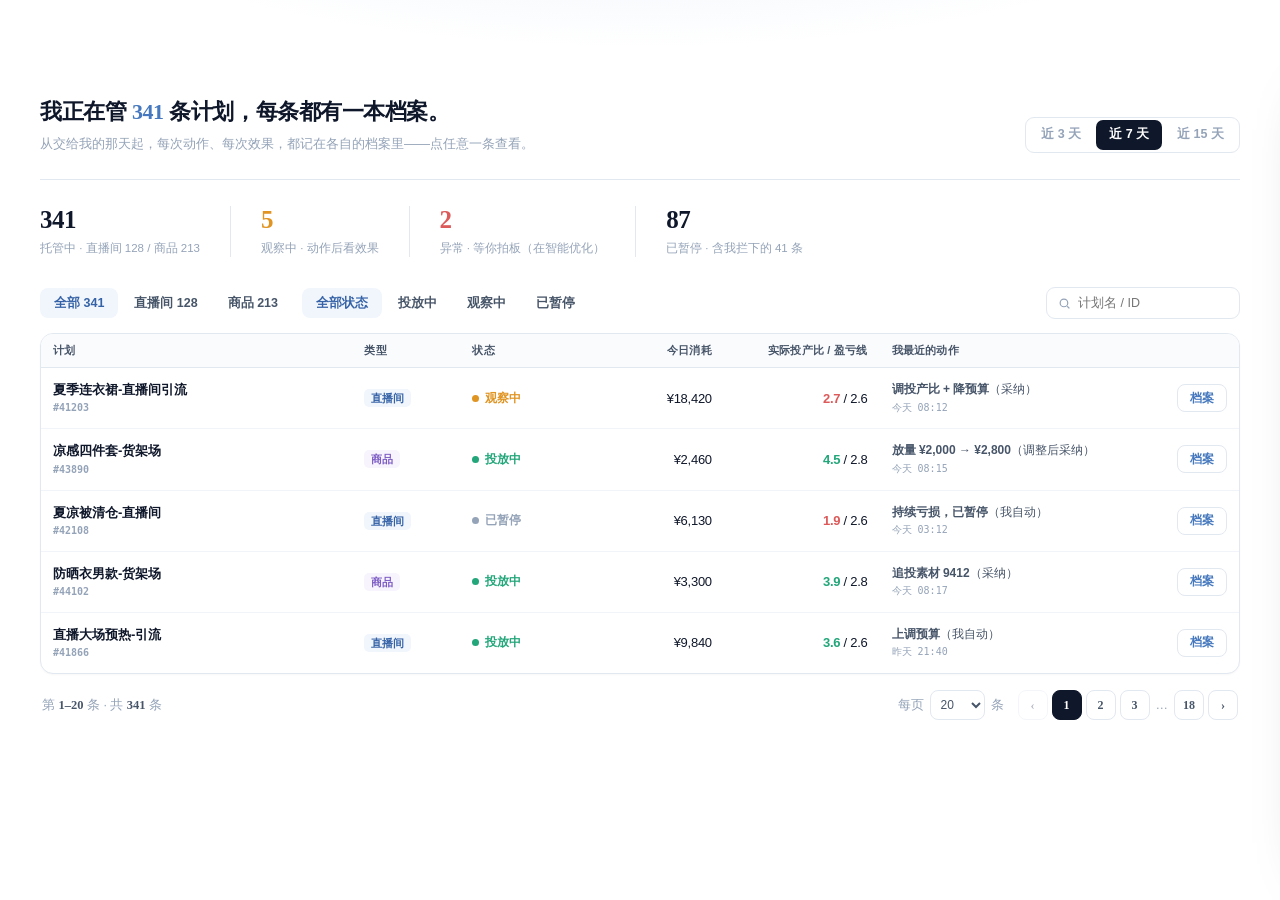
<file: prototype/tuoguan_agent.html>
<!DOCTYPE html>
<html lang="zh-CN">
<head>
<meta charset="UTF-8">
<meta name="viewport" content="width=device-width, initial-scale=1.0">
<title>计划明细 · AI 智能投手</title>
<style>
/* 系统字体栈，无远程字体依赖 */

:root{
  --primary-700:#3562a6;--primary-600:#4578be;--primary-500:#5b91d4;
  --primary-100:#e4eefb;--primary-50:#f1f6fd;
  --ink:#0f172a;--ink-2:#475569;--ink-3:#94a3b8;
  --hair:#e2e8f0;--hair-2:#f1f5f9;
  --success:#22a67a;--success-light:#f0fdf6;
  --danger:#dc5a5a;--danger-light:#fef5f5;
  --warning:#e09422;--warning-light:#fefcf3;
  --num:'Manrope';--mono:'IBM Plex Mono',ui-monospace,monospace;
  --font:-apple-system,BlinkMacSystemFont,'Segoe UI','PingFang SC','Microsoft YaHei',sans-serif;
}
*{box-sizing:border-box;margin:0;padding:0}
body{font-family:var(--font);color:var(--ink);-webkit-font-smoothing:antialiased;
  background:#fff radial-gradient(840px 240px at 50% -120px,rgba(91,145,212,.13),transparent 70%) no-repeat}
.page{max-width:1280px;margin:0 auto;padding:96px 40px 56px}
.num{font-family:var(--num),var(--font);font-variant-numeric:tabular-nums;letter-spacing:-.02em}
.mono{font-family:var(--mono);font-variant-numeric:tabular-nums}
a{color:var(--primary-600);text-decoration:none}
a:hover{text-decoration:underline;text-underline-offset:3px}
.reveal{opacity:0;transform:translateY(12px);animation:rise .7s cubic-bezier(.16,.84,.3,1) forwards}
@keyframes rise{to{opacity:1;transform:none}}
.d1{animation-delay:.04s}.d2{animation-delay:.14s}.d3{animation-delay:.24s}

/* ===== 头部 ===== */
.lede{display:flex;align-items:flex-end;justify-content:space-between;gap:24px;padding-bottom:26px;border-bottom:1px solid var(--hair);margin-bottom:26px}
.lede h1{font-size:22px;font-weight:740;letter-spacing:-.02em;line-height:1.45}
.lede h1 em{font-style:normal;font-family:var(--num);color:var(--primary-600);font-variant-numeric:tabular-nums}
.lede p{font-size:13px;color:var(--ink-3);margin-top:7px}
.filters{display:flex;gap:8px;align-items:center;flex:0 0 auto}
.tabs{display:flex;gap:2px;border:1px solid var(--hair);border-radius:9px;padding:2px;background:#fff}
.tabs button{height:30px;border:0;background:transparent;border-radius:7px;padding:0 13px;color:var(--ink-3);font-size:12.5px;font-weight:620;cursor:pointer;font-family:inherit;transition:color .15s,background .15s}
.tabs button:hover{color:var(--ink)}
.tabs button.on{background:var(--ink);color:#fff}

/* ===== 总览条 ===== */
.ov{display:flex;margin-bottom:30px}
.ov .f{padding:0 30px;border-left:1px solid var(--hair)}
.ov .f:first-child{padding-left:0;border-left:0}
.ov b{display:block;font-family:var(--num);font-size:25px;font-weight:760;letter-spacing:-.02em;font-variant-numeric:tabular-nums}
.ov b.warn{color:var(--warning)}
.ov b.bad{color:var(--danger)}
.ov span{display:block;font-size:11.5px;color:var(--ink-3);margin-top:6px;line-height:1.5}

/* ===== 列表 ===== */
.toolbar{display:flex;align-items:center;gap:10px;margin-bottom:14px}
.seg{display:flex;gap:2px}
.seg button{height:30px;border:1px solid transparent;background:transparent;border-radius:8px;padding:0 13px;color:var(--ink-2);font-size:12.5px;font-weight:600;cursor:pointer;font-family:inherit;transition:background .15s,color .15s}
.seg button:hover{background:var(--hair-2)}
.seg button.on{background:var(--primary-50);color:var(--primary-700);font-weight:650}
.toolbar .sp{flex:1}
.search{height:32px;display:flex;align-items:center;gap:7px;border:1px solid var(--hair);border-radius:9px;padding:0 11px;background:#fff}
.search input{border:0;outline:0;font-size:12.5px;font-family:inherit;color:var(--ink);width:150px;background:transparent}
.search svg{color:var(--ink-3)}

/* 表格卡容器 */
.tbl-card{border:1px solid var(--hair);border-radius:13px;overflow:hidden;background:#fff;box-shadow:0 1px 2px rgba(15,23,42,.03)}
.tbl-card th{background:#fafbfd;color:var(--ink-2)}
.tbl-card thead th{border-bottom:1px solid var(--hair)}
.tbl-card tbody tr:last-child td{border-bottom:0}
table{width:100%;border-collapse:collapse;font-size:13px}
th{font-size:11px;color:var(--ink-3);font-weight:650;text-align:left;padding:9px 12px;border-bottom:1px solid var(--hair);white-space:nowrap;letter-spacing:.02em}
th.r,td.r{text-align:right}
td{padding:13px 12px;border-bottom:1px solid var(--hair-2);vertical-align:middle}
tbody tr{cursor:pointer;transition:background .13s}
tbody tr:hover{background:var(--primary-50)}
.pn{font-weight:650;line-height:1.4}
.pn i{font-style:normal;display:block;font-family:var(--mono);font-size:10px;color:var(--ink-3);margin-top:2px}
.ptag{font-size:10.5px;font-weight:650;border-radius:5px;padding:3px 7px;white-space:nowrap}
.ptag.live{color:var(--primary-700);background:var(--primary-50)}
.ptag.goods{color:#7c5cc4;background:#f7f4fd}
.st{display:inline-flex;align-items:center;gap:6px;font-size:12px;font-weight:620;white-space:nowrap}
.st i{width:7px;height:7px;border-radius:50%;flex:0 0 auto}
.st.run{color:var(--success)}.st.run i{background:var(--success)}
.st.watch{color:var(--warning)}.st.watch i{background:var(--warning)}
.st.stop{color:var(--ink-3)}.st.stop i{background:var(--ink-3)}
td.num,td .num{font-variant-numeric:tabular-nums}
.roi-ok{color:var(--success);font-weight:680}
.roi-bad{color:var(--danger);font-weight:680}
.last-act{font-size:12px;color:var(--ink-2);line-height:1.45}
.last-act b{font-weight:650}
.last-act time{display:block;font-family:var(--mono);font-size:10px;color:var(--ink-3);margin-top:2px}
.open-file{height:28px;padding:0 12px;border:1px solid var(--hair);border-radius:8px;background:#fff;font-size:12px;font-weight:620;color:var(--primary-600);cursor:pointer;font-family:inherit;white-space:nowrap;transition:border-color .15s,background .15s}
.open-file:hover{border-color:var(--primary-300,#a3c6ed);background:var(--primary-50)}

/* ===== 档案抽屉 ===== */
.scrim{position:fixed;inset:0;background:rgba(15,23,42,.32);z-index:1290;opacity:0;pointer-events:none;transition:opacity .25s;backdrop-filter:blur(2px)}
.scrim.on{opacity:1;pointer-events:auto}
.file{position:fixed;top:84px;right:12px;bottom:12px;width:880px;max-width:94vw;background:#fff;z-index:1300;box-shadow:0 0 0 1px var(--hair),-20px 0 60px -24px rgba(15,23,42,.4);transform:translateX(106%);transition:transform .3s cubic-bezier(.2,.8,.25,1);display:flex;flex-direction:column;border-radius:16px}
.file.on{transform:none}
.f-head{display:flex;align-items:flex-start;gap:12px;padding:20px 24px 16px;border-bottom:1px solid var(--hair)}
.f-head .tt{flex:1;min-width:0}
.f-head h3{font-size:16px;font-weight:740;letter-spacing:-.01em}
.f-head .meta{display:flex;align-items:center;gap:8px;margin-top:7px;flex-wrap:wrap}
.f-head .meta .ptag{font-size:10px}
.f-head .meta span{font-size:11.5px;color:var(--ink-3)}
.f-x{width:30px;height:30px;border:0;background:transparent;border-radius:8px;color:var(--ink-3);cursor:pointer;display:grid;place-items:center;flex:0 0 auto}
.f-x:hover{background:var(--hair-2);color:var(--ink)}
.f-body{flex:1;overflow-y:auto;padding:20px 24px 28px}
.f-sec{font-family:var(--mono);font-size:10px;letter-spacing:.12em;color:var(--ink-3);margin:24px 0 12px}
.f-sec:first-child{margin-top:0}
.f-nums{display:grid;grid-template-columns:repeat(4,1fr);gap:12px 0}
.f-nums .f{padding:0 16px;border-left:1px solid var(--hair)}
.f-nums .f:nth-child(4n+1){padding-left:0;border-left:0}
.f-nums b{display:block;font-family:var(--num);font-size:18px;font-weight:760;font-variant-numeric:tabular-nums}
.f-nums b.bad{color:var(--danger)}
.f-nums b.ok{color:var(--success)}
.f-nums span{display:block;font-size:10px;color:var(--ink-3);margin-top:4px}
/* 走势图 + 动作点 */
.f-chart{position:relative}
.f-chart svg{width:100%;height:auto;display:block}
.f-chart text{font-family:var(--mono);font-size:9px;fill:var(--ink-3)}
.act-dot{cursor:pointer}
.act-dot circle{transition:r .15s}
.act-dot:hover circle{r:7}
.f-tip{position:absolute;display:none;background:var(--ink);color:#fff;font-size:11px;line-height:1.5;border-radius:8px;padding:8px 11px;max-width:230px;z-index:5;pointer-events:none;transform:translate(-50%,calc(-100% - 10px))}
.f-tip:after{content:"";position:absolute;left:50%;top:100%;transform:translateX(-50%);border:5px solid transparent;border-top-color:var(--ink)}
.f-tip b{color:#9ed4ff}
.f-main{display:grid;grid-template-columns:minmax(0,1fr) 300px;align-items:start}
.f-left{min-width:0;padding-right:24px}
.f-right{min-width:0;border-left:1px solid var(--hair-2);padding-left:24px}
.f-right .tl{max-height:430px;overflow-y:auto;padding-right:6px}
.f-right .tl-i{grid-template-columns:12px 1fr;gap:8px;padding-bottom:13px}
.f-right .tl-i time{font-size:9.5px;margin-bottom:1px}
.f-right .tl-i .bd strong{font-size:12px;line-height:1.45}
.f-right .tl-i .bd strong .who{font-size:8.5px;padding:1px 5px;margin-left:5px}
.f-right .tl-i .bd .why{font-size:10.5px;margin-top:2px;line-height:1.5}
.f-right .tl-i .bd .after{font-size:10.5px;padding:3px 8px;margin-top:5px;line-height:1.45}
.f-right .tl-rail i{width:7px;height:7px}
.f-right .tl-rail:after{top:14px}
@media(max-width:1000px){.f-main{grid-template-columns:1fr}.f-right{border-left:0;padding-left:0;margin-top:18px;border-top:1px solid var(--hair-2);padding-top:16px}.f-left{padding-right:0}}
.f-gran{display:flex;align-items:center;gap:12px;margin-bottom:12px;flex-wrap:wrap}
.f-gran .gk{font-size:12px;font-weight:650;color:var(--ink-2);display:inline-flex;align-items:center;gap:7px}
.f-gran select{height:28px;border:1px solid var(--hair);border-radius:8px;background:#fff;font-size:12px;color:var(--ink);font-family:inherit;padding:0 6px;outline:0;cursor:pointer}
.f-tabs{display:flex;gap:2px;border:1px solid var(--hair);border-radius:9px;padding:2px;background:#fff}
.f-tabs button{height:26px;border:0;background:transparent;border-radius:7px;padding:0 12px;color:var(--ink-3);font-size:12px;font-weight:620;cursor:pointer;font-family:inherit}
.f-tabs button.on{background:var(--ink);color:#fff}
.f-tbl{margin-top:12px;border:1px solid var(--hair);border-radius:11px;overflow:hidden}
.f-tbl .scroll{max-height:216px;overflow-y:auto}
.f-tbl table{width:100%;border-collapse:collapse;font-size:11.5px;table-layout:fixed}
.f-tbl th:first-child,.f-tbl td:first-child{width:60px}
.f-tbl th{position:sticky;top:0;background:#fafbfd;font-size:10px;color:var(--ink-3);font-weight:650;text-align:left;padding:7px 10px;border-bottom:1px solid var(--hair);white-space:nowrap}
.f-tbl th.r,.f-tbl td.r{text-align:right}
.f-tbl td{padding:6.5px 10px;border-bottom:1px solid var(--hair-2);font-variant-numeric:tabular-nums;white-space:nowrap}
.f-tbl tbody tr:last-child td{border-bottom:0}
.f-tbl td.bad{color:var(--danger);font-weight:680}
.f-tbl td.wrn{color:var(--warning);font-weight:680}
.f-tbl td.ok{color:var(--success);font-weight:650}
.f-legend{display:flex;gap:14px;font-size:10.5px;color:var(--ink-3);margin-top:8px}
.f-legend i{display:inline-block;width:8px;height:8px;border-radius:50%;margin-right:5px;vertical-align:-1px}
/* 时间线 */
.tl{display:flex;flex-direction:column}
.tl-i{display:grid;grid-template-columns:14px 1fr;gap:10px;padding-bottom:18px;position:relative}
.tl-i:last-child{padding-bottom:0}
.tl-i time{display:block;font-family:var(--mono);font-size:10px;color:var(--ink-3);line-height:1.4;margin-bottom:2px}
.tl-rail{position:relative}
.tl-rail i{position:absolute;left:50%;top:4px;transform:translateX(-50%);width:8px;height:8px;border-radius:50%;background:var(--primary-500)}
.tl-i.adopt .tl-rail i,.tl-i.adjust .tl-rail i{background:#fff;border:2.5px solid var(--primary-600)}
.tl-i.risk .tl-rail i{background:var(--danger)}
.tl-rail:after{content:"";position:absolute;left:50%;top:17px;bottom:-6px;transform:translateX(-50%);width:1px;background:var(--hair)}
.tl-i:last-child .tl-rail:after{display:none}
.tl-i .bd strong{font-size:13px;font-weight:660;line-height:1.5}
.tl-i .bd strong .who{font-size:9px;font-weight:700;border-radius:4px;padding:1.5px 6px;margin-left:7px;vertical-align:1px;white-space:nowrap}
.tl-i .bd strong .who.ai{color:var(--ink-3);background:var(--hair-2)}
.tl-i .bd strong .who.adopt{color:var(--primary-600);background:var(--primary-50)}
.tl-i .bd strong .who.adjust{color:var(--warning);background:var(--warning-light)}
.tl-i .bd strong .who.reject{color:var(--ink-3);background:var(--hair-2);}
.tl-i .bd .why{font-size:11.5px;color:var(--ink-3);margin-top:3px;line-height:1.55}
.tl-i .bd .after{display:inline-flex;align-items:baseline;gap:6px;margin-top:7px;font-size:11.5px;border-radius:7px;padding:5px 9px;line-height:1.5}
.tl-i .bd .after.good{color:#147a57;background:var(--success-light)}
.tl-i .bd .after.bad{color:#b44;background:var(--danger-light)}
.tl-i .bd .after.wait{color:var(--ink-2);background:var(--hair-2)}
.f-foot{padding:14px 24px;border-top:1px solid var(--hair);display:flex;gap:16px;font-size:12.5px;border-radius:0 0 16px 16px}

/* ===== 分页 ===== */
.pager{display:flex;align-items:center;gap:14px;padding:16px 2px 0;font-size:12.5px;color:var(--ink-3)}
.pager .info b{font-family:var(--num);color:var(--ink-2);font-weight:650;font-variant-numeric:tabular-nums}
.pager .sp{flex:1}
.pg-btns{display:flex;gap:4px;align-items:center}
.pg-btns button{min-width:30px;height:30px;border:1px solid var(--hair);border-radius:8px;background:#fff;font-size:12px;font-weight:620;color:var(--ink-2);cursor:pointer;font-family:var(--num);padding:0 8px;transition:border-color .15s,background .15s,color .15s}
.pg-btns button:hover:not(:disabled){border-color:var(--primary-300,#a3c6ed);color:var(--primary-600)}
.pg-btns button.on{background:var(--ink);color:#fff;border-color:var(--ink)}
.pg-btns button:disabled{opacity:.4;cursor:default}
.pg-btns .ell{color:var(--ink-3);padding:0 2px}
.pg-size{display:flex;align-items:center;gap:6px}
.pg-size select{height:30px;border:1px solid var(--hair);border-radius:8px;background:#fff;font-size:12px;color:var(--ink-2);font-family:inherit;padding:0 6px;outline:0;cursor:pointer}
@media(max-width:760px){.page{padding:84px 18px 40px}.ov{flex-wrap:wrap;gap:18px 0}.ov .f{padding:0 20px}.f-nums{grid-template-columns:1fr 1fr}.f-nums .f:nth-child(2n+1){padding-left:0;border-left:0}}
@media(prefers-reduced-motion:reduce){*{animation:none!important;transition:none!important}.reveal{opacity:1;transform:none}}
</style>
</head>
<body>
<div class="page">

  <header class="lede reveal d1">
    <div>
      <h1>我正在管 <em>341</em> 条计划，每条都有一本档案。</h1>
      <p>从交给我的那天起，每次动作、每次效果，都记在各自的档案里——点任意一条查看。</p>
    </div>
    <div class="filters">
      <div class="tabs" role="tablist">
        <button role="tab">近 3 天</button><button role="tab" class="on">近 7 天</button><button role="tab">近 15 天</button>
      </div>
    </div>
  </header>

  <section class="ov reveal d2">
    <div class="f"><b class="num">341</b><span>托管中 · 直播间 128 / 商品 213</span></div>
    <div class="f"><b class="num warn">5</b><span>观察中 · 动作后看效果</span></div>
    <div class="f"><b class="num bad">2</b><span>异常 · 等你拍板（在智能优化）</span></div>
    <div class="f"><b class="num">87</b><span>已暂停 · 含我拦下的 41 条</span></div>
  </section>

  <section class="reveal d3">
    <div class="toolbar">
      <div class="seg" id="segType">
        <button class="on">全部 341</button>
        <button>直播间 128</button>
        <button>商品 213</button>
      </div>
      <div class="seg" id="segState">
        <button class="on">全部状态</button>
        <button>投放中</button>
        <button>观察中</button>
        <button>已暂停</button>
      </div>
      <span class="sp"></span>
      <div class="search">
        <svg width="13" height="13" viewBox="0 0 24 24" fill="none" stroke="currentColor" stroke-width="2.2"><circle cx="11" cy="11" r="7"/><path d="m21 21-4-4"/></svg>
        <input type="text" placeholder="计划名 / ID">
      </div>
    </div>

    <div class="tbl-card">
    <table>
      <thead>
        <tr>
          <th style="width:26%">计划</th>
          <th style="width:9%">类型</th>
          <th style="width:11%">状态</th>
          <th class="r" style="width:11%">今日消耗</th>
          <th class="r" style="width:13%">实际投产比 / 盈亏线</th>
          <th style="width:21%">我最近的动作</th>
          <th style="width:9%"></th>
        </tr>
      </thead>
      <tbody id="planRows">
        <tr data-file="p1">
          <td><div class="pn">夏季连衣裙-直播间引流<i>#41203</i></div></td>
          <td><span class="ptag live">直播间</span></td>
          <td><span class="st watch"><i></i>观察中</span></td>
          <td class="r num">¥18,420</td>
          <td class="r num"><span class="roi-bad">2.7</span> / 2.6</td>
          <td><div class="last-act"><b>调投产比 + 降预算</b>（采纳）<time>今天 08:12</time></div></td>
          <td class="r"><button class="open-file">档案</button></td>
        </tr>
        <tr data-file="p2">
          <td><div class="pn">凉感四件套-货架场<i>#43890</i></div></td>
          <td><span class="ptag goods">商品</span></td>
          <td><span class="st run"><i></i>投放中</span></td>
          <td class="r num">¥2,460</td>
          <td class="r num"><span class="roi-ok">4.5</span> / 2.8</td>
          <td><div class="last-act"><b>放量 ¥2,000 → ¥2,800</b>（调整后采纳）<time>今天 08:15</time></div></td>
          <td class="r"><button class="open-file">档案</button></td>
        </tr>
        <tr data-file="p3">
          <td><div class="pn">夏凉被清仓-直播间<i>#42108</i></div></td>
          <td><span class="ptag live">直播间</span></td>
          <td><span class="st stop"><i></i>已暂停</span></td>
          <td class="r num">¥6,130</td>
          <td class="r num"><span class="roi-bad">1.9</span> / 2.6</td>
          <td><div class="last-act"><b>持续亏损，已暂停</b>（我自动）<time>今天 03:12</time></div></td>
          <td class="r"><button class="open-file">档案</button></td>
        </tr>
        <tr data-file="p2">
          <td><div class="pn">防晒衣男款-货架场<i>#44102</i></div></td>
          <td><span class="ptag goods">商品</span></td>
          <td><span class="st run"><i></i>投放中</span></td>
          <td class="r num">¥3,300</td>
          <td class="r num"><span class="roi-ok">3.9</span> / 2.8</td>
          <td><div class="last-act"><b>追投素材 9412</b>（采纳）<time>今天 08:17</time></div></td>
          <td class="r"><button class="open-file">档案</button></td>
        </tr>
        <tr data-file="p1">
          <td><div class="pn">直播大场预热-引流<i>#41866</i></div></td>
          <td><span class="ptag live">直播间</span></td>
          <td><span class="st run"><i></i>投放中</span></td>
          <td class="r num">¥9,840</td>
          <td class="r num"><span class="roi-ok">3.6</span> / 2.6</td>
          <td><div class="last-act"><b>上调预算</b>（我自动）<time>昨天 21:40</time></div></td>
          <td class="r"><button class="open-file">档案</button></td>
        </tr>
      </tbody>
    </table>
    </div>

    <div class="pager">
      <span class="info">第 <b>1–20</b> 条 · 共 <b>341</b> 条</span>
      <span class="sp"></span>
      <div class="pg-size">每页 <select><option>20</option><option>50</option><option>100</option></select> 条</div>
      <div class="pg-btns" id="pgBtns">
        <button disabled>‹</button>
        <button class="on">1</button>
        <button>2</button>
        <button>3</button>
        <span class="ell">…</span>
        <button>18</button>
        <button>›</button>
      </div>
    </div>
  </section>
</div>

<!-- ===== 单计划档案抽屉 ===== -->
<div class="scrim" id="fScrim"></div>
<aside class="file" id="fPanel" aria-hidden="true">
  <div class="f-head">
    <div class="tt">
      <h3 id="fName"></h3>
      <div class="meta" id="fMeta"></div>
    </div>
    <button class="f-x" id="fClose" aria-label="关闭"><svg width="15" height="15" viewBox="0 0 24 24" fill="none" stroke="currentColor" stroke-width="2.2"><path d="M18 6 6 18M6 6l12 12"/></svg></button>
  </div>
  <div class="f-body">
    <div class="f-main">
      <div class="f-left">
        <div class="f-gran">
          <span class="gk">时间粒度</span>
          <div class="f-tabs" id="fGran"><button class="on" data-g="day">按天</button><button data-g="hour">按小时</button></div>
          <span class="gk" id="fDateWrap" style="display:none">选择日期 <select id="fDate"></select></span>
        </div>
        <div class="f-chart" id="fChart"></div>
        <div class="f-tbl" id="fTable"></div>
      </div>
      <div class="f-right">
        <div class="f-sec" style="margin-top:0">档案 · 接管以来</div>
        <div class="tl" id="fTl"></div>
      </div>
    </div>
  </div>
  <div class="f-foot">
    <a href="#" data-goto="view-zhixing">这条计划的全部日志 →</a>
    <a href="#" data-goto="view-sheding">盈亏线设置 →</a>
  </div>
</aside>

<script>
(function(){
  var reduced = matchMedia('(prefers-reduced-motion: reduce)').matches;

  /* ===== 档案数据 ===== */
  /* chart: pts=投产比七日序列(纵向值域 1.5~5.5)，line=盈亏线，acts=动作点{di:第几天(0-6小数可), who:ai/you/risk, t:标题, d:说明} */
  var FILES = {
    p1:{
      name:'夏季连衣裙-直播间引流', id:'#41203', type:'live', state:'托管第 18 天 · L1 确认模式 · 观察中',
      nums:[
        {v:'¥127,400', l:'消耗'},
        {v:'2.7', l:'实际投产比', bad:1},
        {v:'2.6', l:'你设的盈亏线'},
        {v:'¥382,200', l:'成交金额'},
        {v:'297', l:'订单数'},
        {v:'2.4%', l:'转化率'},
        {v:'4.18%', l:'点击率'},
        {v:'13,840', l:'点击次数'}
      ],
      line:2.6,
      pts:[3.8,3.6,3.3,3.6,3.4,3.0,2.7], baseCost:18200, baseCvr:2.4,
      acts:[
        {di:1.5, who:'ai', t:'调投产比 3.8 → 3.6', d:'回收放缓，收紧出价'},
        {di:3, who:'reject', t:'未采纳：维持投放', d:'大场前你判断不动，我继续盯'},
        {di:4.2, who:'ai', t:'调投产比 3.6 → 3.4', d:'此后稳了 2 天'},
        {di:6, who:'risk', t:'采纳：调投产比 + 降预算', d:'今早 08:12 · 进入 24h 观察'}
      ],
      tl:[
        {t:'今天 08:12', who:'adopt', risk:1, s:'调投产比 3.4 → 2.9 · 降预算 ¥3,000 → ¥2,400', w:'连续 2 天逼近盈亏线，我建议收紧，你确认执行', a:'wait', atx:'观察中 · 24h 内跌破盈亏线我会立即暂停并通知你'},
        {t:'06/07 14:20', who:'ai', s:'调目标投产比 3.6 → 3.4', w:'回收放缓，收紧出价节奏', a:'good', atx:'此后实际投产比稳了 2 天'},
        {t:'06/05 20:15', who:'reject', s:'未采纳：维持投放', w:'我建议收紧，你判断大场开播前不动', a:'good', atx:'大场当晚投产比 4.1，你的判断对'},
        {t:'06/04 09:30', who:'ai', s:'调目标投产比 3.8 → 3.6', w:'点击率下滑，预防性收紧', a:'good', atx:'消耗节奏回到正常区间'},
        {t:'05/24', who:'ai', s:'接管这条计划', w:'你把它交给我，设盈亏线 2.6', a:'good', atx:'接管以来累计经手 ¥31.2万 消耗'}
      ]
    },
    p2:{
      name:'凉感四件套-货架场', id:'#43890', type:'goods', state:'托管第 26 天 · L1 确认模式 · 投放中',
      nums:[
        {v:'¥13,400', l:'消耗'},
        {v:'4.5', l:'实际投产比', ok:1},
        {v:'2.8', l:'你设的盈亏线'},
        {v:'¥56,300', l:'成交金额'},
        {v:'186', l:'订单数'},
        {v:'3.3%', l:'转化率'},
        {v:'5.0%', l:'点击率'},
        {v:'4,200', l:'点击次数'}
      ],
      line:2.8,
      pts:[3.6,3.9,4.1,4.2,4.4,4.3,4.5], baseCost:1900, baseCvr:3.3,
      acts:[
        {di:2, who:'ai', t:'预算 ¥1,600 → ¥2,000', d:'连续达标，第一次放量'},
        {di:4.5, who:'ai', t:'删除低效素材 8101', d:'成交未跟上消耗'},
        {di:6, who:'adjust', t:'调整后采纳：放量 ¥2,000 → ¥2,800', d:'今早 08:15 · 我建议 ¥2,600，你加到 ¥2,800'}
      ],
      tl:[
        {t:'今天 08:15', who:'adjust', s:'放量：日预算 ¥2,000 → ¥2,800', w:'连续 3 天达标且预算 15:00 前花完，我建议 ¥2,600，你调整到 ¥2,800 执行', a:'wait', atx:'观察中 · 投产比跌破 3.5 我停止加量'},
        {t:'06/06 11:20', who:'ai', s:'删除素材 8101', w:'连续观察期内成交未跟上消耗', a:'good', atx:'预算流向高效素材，计划投产比 +0.2'},
        {t:'06/05 10:00', who:'ai', s:'预算 ¥1,600 → ¥2,000', w:'连续达标，第一次放量', a:'good', atx:'投产比没掉、消耗当天花满'},
        {t:'05/16', who:'ai', s:'接管这条计划', w:'你把它交给我，设盈亏线 2.8', a:'good', atx:'接管以来投产比从 3.2 涨到 4.5'}
      ]
    },
    p3:{
      name:'夏凉被清仓-直播间', id:'#42108', type:'live', state:'托管第 9 天 · L2 自动模式 · 已暂停',
      nums:[
        {v:'¥41,200', l:'消耗'},
        {v:'1.9', l:'暂停时投产比', bad:1},
        {v:'2.6', l:'你设的盈亏线'},
        {v:'¥78,300', l:'成交金额'},
        {v:'88', l:'订单数'},
        {v:'1.6%', l:'转化率'},
        {v:'3.1%', l:'点击率'},
        {v:'5,420', l:'点击次数'}
      ],
      line:2.6,
      pts:[3.4,3.2,3.1,2.9,2.6,2.2,1.9], baseCost:5900, baseCvr:1.6,
      acts:[
        {di:3.2, who:'ai', t:'调投产比 3.2 → 3.0', d:'第一次预警收紧'},
        {di:5, who:'ai', t:'调投产比 3.0 → 2.8', d:'继续下滑，二次收紧'},
        {di:6, who:'risk', t:'凌晨 03:12 暂停', d:'持续亏损，L2 范围内我直接停了'}
      ],
      tl:[
        {t:'今天 03:12', who:'ai', risk:1, s:'暂停计划', w:'实际投产比 1.9，跌破你设的 2.6 · 夜间无人值守，L2 范围内我直接执行', a:'good', atx:'已止住继续消耗 · 今早已通知你'},
        {t:'06/08 16:40', who:'ai', s:'调目标投产比 3.0 → 2.8', w:'投产比持续下滑，二次收紧', a:'bad', atx:'未能止住下滑趋势'},
        {t:'06/07 10:05', who:'ai', s:'调目标投产比 3.2 → 3.0', w:'点击率与转化率同步走低，预警收紧', a:'bad', atx:'短暂回稳后继续下滑'},
        {t:'06/02', who:'ai', s:'接管这条计划', w:'你把它交给我，设盈亏线 2.6，授权 L2 自动', a:'good', atx:'清仓期计划，波动大，全程秒级盯防'}
      ]
    }
  };

  /* ===== 抽屉渲染 ===== */
  var scrim = document.getElementById('fScrim'), panel = document.getElementById('fPanel');
  var curFile = null, fGranMode = 'day';
  function openFile(key){
    var f = FILES[key]; if(!f) return;
    document.getElementById('fName').textContent = f.name;
    document.getElementById('fMeta').innerHTML =
      '<span class="ptag ' + (f.type==='live'?'live':'goods') + '">' + (f.type==='live'?'直播间':'商品') + '</span>' +
      '<span class="mono" style="font-size:10.5px">' + f.id + '</span><span>' + f.state + '</span>';
    curFile = f; fGranMode = 'day';
    document.querySelectorAll('#fGran button').forEach(function(x){ x.classList.toggle('on', x.getAttribute('data-g')==='day'); });
    document.getElementById('fDateWrap').style.display = 'none';
    fRenderAll();
    document.getElementById('fTl').innerHTML = f.tl.map(function(i){
      return '<div class="tl-i ' + (i.who||'') + ' ' + (i.risk?'risk':'') + '">' +
        '<span class="tl-rail"><i></i></span>' +
        '<div class="bd"><time>' + i.t + '</time><strong>' + i.s + '<span class="who ' + (i.who||'ai') + '">' + ({ai:'我自动',adopt:'采纳',adjust:'调整后采纳',reject:'未采纳'}[i.who]||'我自动') + '</span></strong>' +
        '<div class="why">' + i.w + '</div>' +
        '<span class="after ' + i.a + '">' + (i.a==='good'?'↗':(i.a==='bad'?'↘':'◷')) + ' ' + i.atx + '</span></div></div>';
    }).join('');
    panel.classList.add('on'); scrim.classList.add('on');
    panel.setAttribute('aria-hidden','false');
  }
  function closeFile(){ panel.classList.remove('on'); scrim.classList.remove('on'); panel.setAttribute('aria-hidden','true'); }
  document.getElementById('fClose').addEventListener('click', closeFile);
  scrim.addEventListener('click', closeFile);
  document.addEventListener('keydown', function(e){ if(e.key==='Escape') closeFile(); });
  document.querySelectorAll('#planRows tr').forEach(function(tr){
    tr.addEventListener('click', function(){ openFile(tr.getAttribute('data-file')); });
  });

  /* ===== 完整数据:按天/按小时 + 双轴图 + 明细表(与智能优化抽屉同款) ===== */
  var FDAYS = ['06/03','06/04','06/05','06/06','06/07','06/08','06/09'];
  function fGenDaily(cfg){
    return cfg.pts.map(function(roi, i){
      var cost = Math.round(cfg.baseCost * (0.85 + 0.3 * Math.sin(i * 1.7)));
      return { t: FDAYS[i], roi: roi, cost: cost, gmv: Math.round(cost * roi), clk: Math.round(cost / 3.2), cvr: (cfg.baseCvr + 0.4 * Math.sin(i)).toFixed(1) + '%' };
    });
  }
  function fGenHourly(cfg){
    var rows = [];
    for(var h = 0; h < 24; h++){
      var wave = 0.55 + 0.45 * Math.sin((h - 3) / 24 * 2 * Math.PI);
      var roi = +(cfg.pts[6] * (0.85 + 0.3 * Math.sin(h * 1.3))).toFixed(1);
      var cost = Math.round(cfg.baseCost / 24 * wave * 2);
      rows.push({ t: ('0' + h).slice(-2) + ':00', roi: roi, cost: cost, gmv: Math.round(cost * roi), clk: Math.round(cost / 3.2), cvr: (cfg.baseCvr + 0.5 * Math.sin(h / 3)).toFixed(1) + '%' });
    }
    return rows;
  }
  function fRoiCls(roi, line){ return roi < line ? 'bad' : (roi < line * 1.15 ? 'wrn' : 'ok'); }
  function fRenderChart(rows, line){
    var W = 520, H = 156, padL = 32, padR = 10, padT = 16, padB = 24;
    var lo = Math.min.apply(null, rows.map(function(r){ return r.roi; }).concat([line])) - 0.4;
    var hi = Math.max.apply(null, rows.map(function(r){ return r.roi; })) + 0.4;
    var maxC = Math.max.apply(null, rows.map(function(r){ return r.cost; }));
    function x(i){ return padL + (W - padL - padR) * (i + 0.5) / rows.length; }
    function y(v){ return padT + (H - padT - padB) * (1 - (v - lo) / (hi - lo)); }
    var bw = Math.max(3, (W - padL - padR) / rows.length * 0.52);
    var svg = '<svg viewBox="0 0 ' + W + ' ' + H + '">';
    rows.forEach(function(r, i){
      var bh = (H - padT - padB) * 0.55 * r.cost / maxC;
      svg += '<rect x="' + (x(i) - bw / 2).toFixed(1) + '" y="' + (H - padB - bh).toFixed(1) + '" width="' + bw.toFixed(1) + '" height="' + bh.toFixed(1) + '" rx="2" fill="#e4eefb"/>';
    });
    var lineY = y(line).toFixed(1);
    svg += '<line x1="' + padL + '" y1="' + lineY + '" x2="' + (W - padR) + '" y2="' + lineY + '" stroke="#fca5a5" stroke-width="1" stroke-dasharray="4 3"/>'
      + '<text x="' + padL + '" y="' + (lineY - 4) + '" fill="#dc5a5a">盈亏线 ' + line + '</text>';
    var pts = rows.map(function(r, i){ return x(i).toFixed(1) + ',' + y(r.roi).toFixed(1); }).join(' ');
    svg += '<polyline fill="none" stroke="#4578be" stroke-width="2" stroke-linecap="round" stroke-linejoin="round" points="' + pts + '"/>';
    var step = Math.ceil(rows.length / 8);
    rows.forEach(function(r, i){ if(i % step === 0 || i === rows.length - 1) svg += '<text x="' + x(i).toFixed(1) + '" y="' + (H - 6) + '" text-anchor="middle">' + r.t + '</text>'; });
    var last = rows[rows.length - 1];
    svg += '<circle cx="' + x(rows.length - 1).toFixed(1) + '" cy="' + y(last.roi).toFixed(1) + '" r="3.5" fill="#fff" stroke="' + (last.roi < line ? '#dc5a5a' : '#4578be') + '" stroke-width="2"/>';
    svg += '<rect x="' + (W - 150) + '" y="4" width="9" height="9" rx="2" fill="#e4eefb"/><text x="' + (W - 137) + '" y="12">消耗</text>'
      + '<line x1="' + (W - 92) + '" y1="8" x2="' + (W - 76) + '" y2="8" stroke="#4578be" stroke-width="2"/><text x="' + (W - 70) + '" y="12">投产比</text>';
    svg += '</svg>';
    document.getElementById('fChart').innerHTML = svg;
  }
  function fRenderTable(rows, line){
    var html = '<div class="scroll"><table><thead><tr><th>时段</th><th class="r">支付投产比</th><th class="r">成交金额</th><th class="r">消耗</th><th class="r">点击量</th><th class="r">转化率</th></tr></thead><tbody>';
    rows.forEach(function(r){
      html += '<tr><td><b>' + r.t + '</b></td><td class="r ' + fRoiCls(r.roi, line) + '">' + r.roi.toFixed(1) + '</td><td class="r">¥' + r.gmv.toLocaleString() + '</td><td class="r">¥' + r.cost.toLocaleString() + '</td><td class="r">' + r.clk.toLocaleString() + '</td><td class="r">' + r.cvr + '</td></tr>';
    });
    html += '</tbody></table></div>';
    document.getElementById('fTable').innerHTML = html;
  }
  function fRenderAll(){
    if(!curFile) return;
    var rows = fGranMode === 'day' ? fGenDaily(curFile) : fGenHourly(curFile);
    fRenderChart(rows, parseFloat(curFile.line));
    fRenderTable(rows, parseFloat(curFile.line));
  }
  document.getElementById('fGran').addEventListener('click', function(e){
    var b = e.target.closest('button'); if(!b) return;
    this.querySelectorAll('button').forEach(function(x){ x.classList.remove('on'); });
    b.classList.add('on');
    fGranMode = b.getAttribute('data-g');
    var dw = document.getElementById('fDateWrap');
    dw.style.display = fGranMode === 'hour' ? '' : 'none';
    if(fGranMode === 'hour'){
      var sel = document.getElementById('fDate');
      if(!sel.options.length){ ['06/09 今天','06/08','06/07','06/06','06/05','06/04','06/03'].forEach(function(d){ var o = document.createElement('option'); o.textContent = d; sel.appendChild(o); }); }
    }
    fRenderAll();
  });
  document.getElementById('fDate').addEventListener('change', fRenderAll);

  /* ===== 工具条（原型切换态） ===== */
  ['segType','segState'].forEach(function(id){
    document.getElementById(id).addEventListener('click', function(e){
      var b = e.target.closest('button'); if(!b) return;
      this.querySelectorAll('button').forEach(function(x){ x.classList.remove('on'); });
      b.classList.add('on');
    });
  });
  document.querySelectorAll('.tabs button').forEach(function(b){
    b.addEventListener('click', function(){
      document.querySelectorAll('.tabs button').forEach(function(x){ x.classList.remove('on'); });
      b.classList.add('on');
    });
  });

  /* 分页（原型切页态） */
  document.getElementById('pgBtns').addEventListener('click', function(e){
    var b = e.target.closest('button'); if(!b || b.disabled || !/^\d+$/.test(b.textContent)) return;
    this.querySelectorAll('button').forEach(function(x){ x.classList.remove('on'); });
    b.classList.add('on');
    var n = +b.textContent, info = document.querySelector('.pager .info');
    var from = (n-1)*20 + 1, to = Math.min(n*20, 341);
    info.innerHTML = '第 <b>' + from + '–' + to + '</b> 条 · 共 <b>341</b> 条';
    this.children[0].disabled = (n === 1);
  });

  /* 跨页跳转 */
  document.querySelectorAll('[data-goto]').forEach(function(el){
    el.addEventListener('click', function(e){
      e.preventDefault();
      try{ parent.postMessage({type:'goto', view: el.getAttribute('data-goto')}, '*'); }catch(err){}
    });
  });
})();
</script>
</body>
</html>
</file>
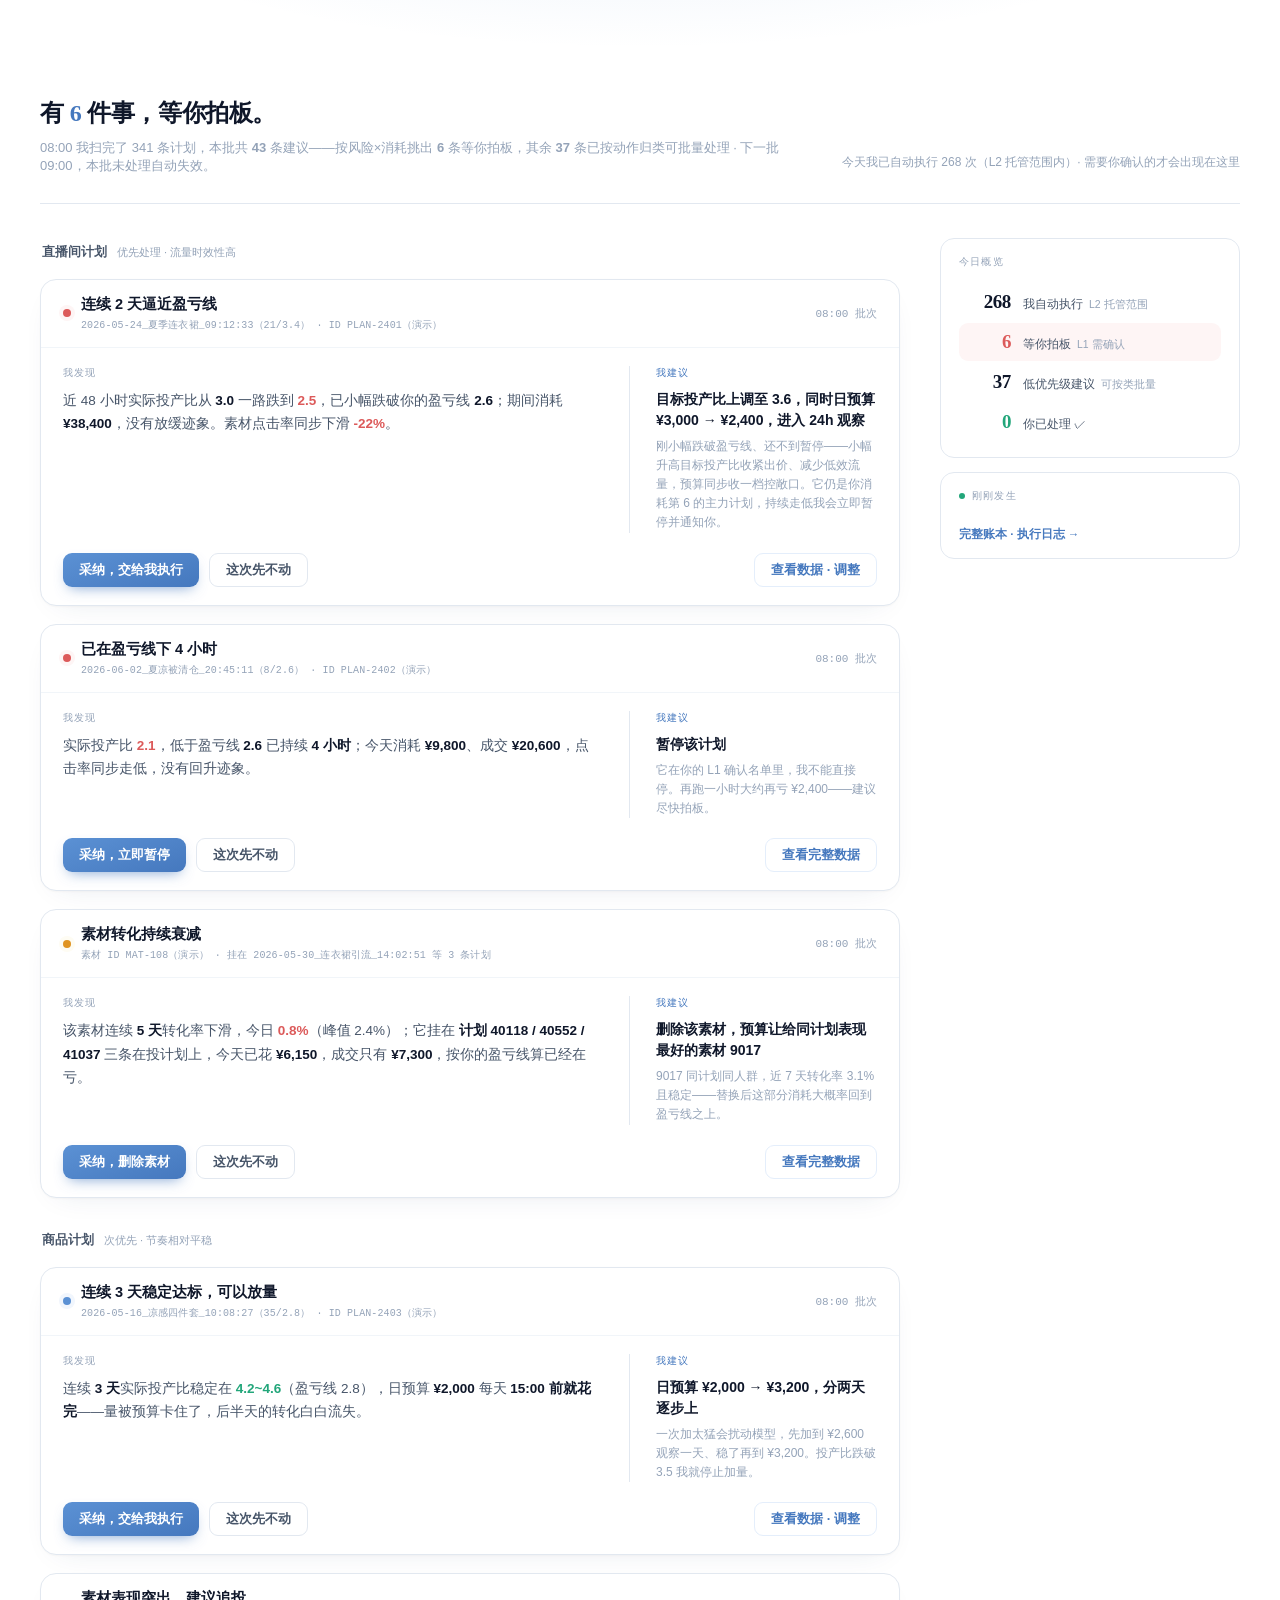
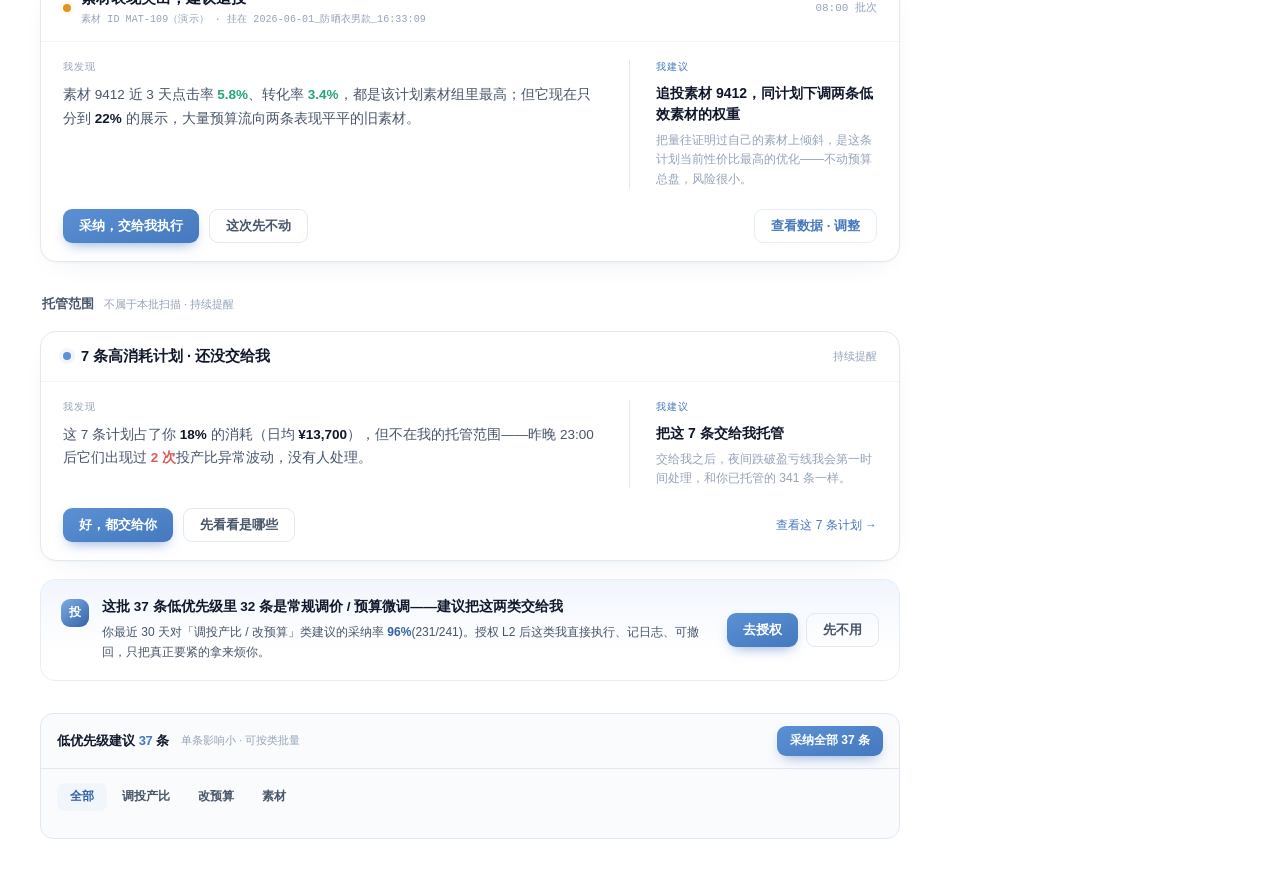
<file: prototype/zhenduan_agent.html>
<!DOCTYPE html>
<html lang="zh-CN">
<head>
<meta charset="UTF-8">
<meta name="viewport" content="width=device-width, initial-scale=1.0">
<title>智能优化 · AI 智能投手</title>
<style>
/* 系统字体栈，无远程字体依赖 */

:root{
  --primary-700:#3562a6;--primary-600:#4578be;--primary-500:#5b91d4;
  --primary-100:#e4eefb;--primary-50:#f1f6fd;
  --ink:#0f172a;--ink-2:#475569;--ink-3:#94a3b8;
  --hair:#e2e8f0;--hair-2:#f1f5f9;
  --success:#22a67a;--success-light:#f0fdf6;
  --danger:#dc5a5a;--danger-light:#fef5f5;
  --warning:#e09422;--warning-light:#fefcf3;
  --num:'Manrope';--mono:'IBM Plex Mono',ui-monospace,monospace;
  --font:-apple-system,BlinkMacSystemFont,'Segoe UI','PingFang SC','Microsoft YaHei',sans-serif;
}
*{box-sizing:border-box;margin:0;padding:0}
body{font-family:var(--font);color:var(--ink);-webkit-font-smoothing:antialiased;
  background:#fff radial-gradient(840px 240px at 50% -120px,rgba(91,145,212,.13),transparent 70%) no-repeat}
.page{max-width:1280px;margin:0 auto;padding:96px 40px 56px}
.num{font-family:var(--num),var(--font);font-variant-numeric:tabular-nums;letter-spacing:-.02em}
a{color:var(--primary-600);text-decoration:none}
a:hover{text-decoration:underline;text-underline-offset:3px}

.reveal{opacity:0;transform:translateY(12px);animation:rise .7s cubic-bezier(.16,.84,.3,1) forwards}
@keyframes rise{to{opacity:1;transform:none}}
.d1{animation-delay:.04s}.d2{animation-delay:.14s}.d3{animation-delay:.24s}.d4{animation-delay:.34s}

/* ===== 头部：agent 开口 ===== */
.lede{display:flex;align-items:flex-end;justify-content:space-between;gap:24px;padding-bottom:28px;border-bottom:1px solid var(--hair);margin-bottom:34px}
.lede h1{font-size:24px;font-weight:740;letter-spacing:-.02em;line-height:1.4}
.lede h1 em{font-style:normal;font-family:var(--num);color:var(--primary-600);font-variant-numeric:tabular-nums}
.lede p{font-size:13px;color:var(--ink-3);margin-top:8px}
.lede .meta{font-size:12px;color:var(--ink-3);white-space:nowrap;padding-bottom:4px}

/* ===== 分组眉题 ===== */
.grp{display:flex;align-items:baseline;gap:10px;padding:6px 2px 0}
.grp b{font-size:12.5px;font-weight:720;color:var(--ink-2)}
.grp span{font-size:11px;color:var(--ink-3)}
.grp:not(:first-child){margin-top:10px}

/* ===== 决策卡 ===== */
.inbox{display:flex;flex-direction:column;gap:18px;max-width:860px}
.dcard{border:1px solid var(--hair);border-radius:16px;background:#fff;box-shadow:0 1px 2px rgba(15,23,42,.03),0 10px 30px -18px rgba(30,54,100,.14);overflow:hidden;transition:opacity .5s,transform .5s,max-height .6s .15s,margin .6s .15s}
.dcard.gone{opacity:0;transform:translateX(36px);max-height:0!important;margin-top:-18px;pointer-events:none}
.dc-head{display:flex;align-items:center;gap:10px;padding:15px 22px;border-bottom:1px solid var(--hair-2)}
.sev{flex:0 0 auto;width:8px;height:8px;border-radius:50%}
.sev.high{background:var(--danger);box-shadow:0 0 0 4px var(--danger-light)}
.sev.mid{background:var(--warning);box-shadow:0 0 0 4px var(--warning-light)}
.sev.low{background:var(--primary-500);box-shadow:0 0 0 4px var(--primary-50)}
.dc-head .what{font-size:14.5px;font-weight:700}
.dc-head .what .pid{display:block;font-style:normal;font-family:var(--mono);font-size:10px;font-weight:400;color:var(--ink-3);margin-top:4px;letter-spacing:.01em}
.dc-head .what .belong{font-size:11px;font-weight:500;color:var(--ink-3);margin-left:10px}
.dc-head .what .belong b{color:var(--ink-2);font-weight:620}
.dc-head .when{margin-left:auto;font-family:var(--mono);font-size:11px;color:var(--ink-3)}
.dc-body{display:grid;grid-template-columns:minmax(0,1fr) 248px;gap:30px;padding:18px 22px 20px}
.found .k{font-family:var(--mono);font-size:10px;letter-spacing:.12em;color:var(--ink-3);margin-bottom:9px}
.found p{font-size:13.5px;line-height:1.75;color:var(--ink-2)}
.found p b{color:var(--ink);font-weight:680;font-variant-numeric:tabular-nums}
.found p .neg{color:var(--danger);font-weight:680}
.found p .pos{color:var(--success);font-weight:680}
.sugg{border-left:1px solid var(--hair);padding-left:26px;display:flex;flex-direction:column}
.sugg .k{font-family:var(--mono);font-size:10px;letter-spacing:.12em;color:var(--primary-600);margin-bottom:9px}
.sugg .act{font-size:14px;font-weight:700;line-height:1.5}
.sugg .why{font-size:12px;color:var(--ink-3);line-height:1.6;margin-top:6px}
.dc-foot{display:flex;align-items:center;gap:10px;padding:0 22px 18px}
.btn{height:34px;display:inline-flex;align-items:center;gap:7px;padding:0 16px;border-radius:9px;font-size:13px;font-weight:650;cursor:pointer;border:0;font-family:inherit;transition:background .15s,transform .15s,box-shadow .15s}
.btn.pri{background:linear-gradient(160deg,var(--primary-500),var(--primary-600));color:#fff;box-shadow:0 6px 14px -6px rgba(69,120,190,.7)}
.btn.pri:hover{transform:translateY(-1px);box-shadow:0 9px 18px -6px rgba(69,120,190,.8)}
.btn.ghost{background:transparent;color:var(--ink-2);border:1px solid var(--hair)}
.btn.ghost:hover{border-color:var(--ink-3)}
.dc-foot .trail{margin-left:auto;font-size:12px}
.btn.more{margin-left:auto;color:var(--primary-600);border:1px solid var(--primary-100);background:#fff}
.btn.more:hover{border-color:var(--primary-300,#a3c6ed);background:var(--primary-50)}
/* 已执行态 */
.dc-done{display:none;align-items:center;gap:12px;padding:18px 22px}
.dcard.ok .dc-body,.dcard.ok .dc-foot,.dcard.ok .dc-head{display:none}
.dcard.ok .dc-done{display:flex}
.dcard.ok{border-color:rgba(34,166,122,.35);background:linear-gradient(180deg,var(--success-light),#fff)}
.dc-done .ck{flex:0 0 auto;width:30px;height:30px;border-radius:50%;background:var(--success);color:#fff;display:grid;place-items:center;animation:pop .4s cubic-bezier(.2,1.4,.4,1)}
@keyframes pop{from{transform:scale(.4);opacity:0}to{transform:none;opacity:1}}
.dc-done strong{font-size:13.5px;font-weight:700}
.dc-done span{display:block;font-size:12px;color:var(--ink-3);margin-top:3px}

/* ===== 空状态 ===== */
.allclear{display:none;max-width:860px;border:1px dashed var(--hair);border-radius:16px;padding:46px 30px;text-align:center}
.allclear.on{display:block;animation:rise .6s cubic-bezier(.16,.84,.3,1)}
.allclear .orb{width:44px;height:44px;border-radius:14px;margin:0 auto 16px;background:linear-gradient(140deg,var(--primary-400,#7dade2),var(--primary-700));color:#fff;font-weight:700;font-size:18px;display:grid;place-items:center}
.allclear h3{font-size:16px;font-weight:720}
.allclear p{font-size:13px;color:var(--ink-3);margin-top:8px;line-height:1.7}

/* ===== 已处理 ===== */
.history{max-width:860px;margin-top:44px}
.history .hk{display:flex;align-items:baseline;gap:12px;margin-bottom:14px}
.history .hk h2{font-size:14px;font-weight:720}
.history .hk span{font-size:12px;color:var(--ink-3)}
.h-row{display:grid;grid-template-columns:44px 1fr auto auto;gap:14px;align-items:center;padding:12px 2px;border-bottom:1px solid var(--hair-2);font-size:13px}
.h-row time{font-family:var(--mono);font-size:11px;color:var(--ink-3)}
.h-row .t{color:var(--ink-2)}
.h-row .t b{color:var(--ink);font-weight:650}
.h-tag{font-family:var(--mono);font-size:10px;padding:3px 8px;border-radius:5px;white-space:nowrap}
.h-tag.took{color:var(--success);background:var(--success-light)}
.h-tag.skip{color:var(--ink-3);background:var(--hair-2)}
.h-row .r{font-size:12px;color:var(--ink-3)}
.h-row .r.good{color:var(--success)}

/* ===== 双列布局 + 右栏「今天」 ===== */
.cols{display:grid;grid-template-columns:minmax(0,860px) 300px;gap:40px;align-items:start}
.today{position:sticky;top:96px;display:flex;flex-direction:column;gap:14px}
.td-card{border:1px solid var(--hair);border-radius:14px;background:#fff;padding:16px 18px}
.td-k{display:flex;align-items:center;gap:7px;font-family:var(--mono);font-size:10px;letter-spacing:.12em;color:var(--ink-3);margin-bottom:14px}
.td-k .live-dot{width:6px;height:6px;border-radius:50%;background:var(--success);animation:tdPulse 2.2s ease-out infinite}
@keyframes tdPulse{0%{box-shadow:0 0 0 0 rgba(34,166,122,.4)}70%{box-shadow:0 0 0 7px rgba(34,166,122,0)}100%{box-shadow:0 0 0 0 rgba(34,166,122,0)}}
.td-rows{display:flex;flex-direction:column;gap:2px}
.td-row{display:flex;align-items:baseline;gap:12px;padding:8px 10px;border-radius:9px}
.td-row b{font-family:var(--num);font-size:19px;font-weight:760;font-variant-numeric:tabular-nums;min-width:42px;text-align:right}
.td-row span{font-size:12px;color:var(--ink-2)}
.td-row span i{font-style:normal;font-size:10.5px;color:var(--ink-3);margin-left:6px}
.td-row.hot{background:var(--danger-light)}
.td-row.hot b{color:var(--danger)}
.td-row.done b{color:var(--success)}
.td-feed{display:flex;flex-direction:column;max-height:264px;overflow:hidden;position:relative}
.td-feed:after{content:"";position:absolute;left:0;right:0;bottom:0;height:36px;background:linear-gradient(rgba(255,255,255,0),#fff);pointer-events:none}
.td-ev{display:grid;grid-template-columns:38px 1fr;gap:9px;padding:8px 0;border-bottom:1px solid var(--hair-2);align-items:baseline}
.td-ev.fresh{animation:evin .45s cubic-bezier(.16,.84,.3,1)}
.td-ev time{font-family:var(--mono);font-size:10px;color:var(--ink-3)}
.td-ev strong{display:block;font-size:11.5px;font-weight:630;color:var(--ink-2);line-height:1.45}
.td-ev strong .by-you.adj{color:var(--warning)!important;background:var(--warning-light)!important}
.td-ev strong .by-you{font-size:9px;font-weight:700;color:var(--primary-600);background:var(--primary-50);border-radius:4px;padding:1px 5px;margin-left:5px;vertical-align:1px;white-space:nowrap}
.td-ev span{display:block;font-size:10.5px;color:var(--ink-3);margin-top:1px}
.td-more{display:block;margin-top:10px;font-size:11.5px;font-weight:620}
@media(max-width:1140px){.cols{grid-template-columns:1fr}.today{position:static;flex-direction:row}.td-card{flex:1}}
@media(max-width:760px){.today{flex-direction:column}}

/* ===== 放权引导卡 ===== */
.empower{max-width:860px;display:flex;gap:13px;align-items:flex-start;border:1px solid var(--primary-100);background:linear-gradient(180deg,var(--primary-50),#fff 70%);border-radius:15px;padding:17px 20px;margin-bottom:14px}
.empower .o{flex:0 0 auto;width:28px;height:28px;border-radius:9px;background:linear-gradient(140deg,#7dade2,var(--primary-700));color:#fff;font-size:12px;font-weight:700;display:grid;place-items:center;margin-top:2px}
.emp-tx{flex:1;min-width:0}
.emp-tx strong{font-size:13.5px;font-weight:720;line-height:1.55}
.emp-tx p{font-size:12px;color:var(--ink-2);margin-top:5px;line-height:1.65}
.emp-tx p b{color:var(--primary-700)}
.emp-act{flex:0 0 auto;display:flex;gap:8px;align-self:center}
/* ===== 动作分桶 ===== */
.buckets{max-width:860px;display:flex;flex-direction:column;gap:10px}
.bk{border:1px solid var(--hair);border-radius:13px;background:#fafbfd}
.bk-head{display:flex;align-items:center;gap:12px;padding:12px 16px;cursor:pointer}
.bk-head:hover{background:var(--hair-2);border-radius:13px}
.bk-head strong{font-size:13px;font-weight:700}
.bk-head strong b{color:var(--primary-600);font-weight:760}
.bk-sub{font-size:11px;color:var(--ink-3)}
.bk-head .sp{flex:1}
.bk .chev{color:var(--ink-3);transition:transform .2s}
.bk.open .chev{transform:rotate(180deg)}
.bk-list{display:none;border-top:1px solid var(--hair);padding:4px 16px 10px}
.bk.open .bk-list{display:block}
.bk.done{border-color:rgba(34,166,122,.3)}
.b-row4{display:grid;grid-template-columns:minmax(0,1fr) auto auto auto;gap:14px;align-items:center;padding:9px 0;border-bottom:1px solid var(--hair-2);background:#fff;padding-left:12px;padding-right:12px;margin:0 -12px}
.b-row4:last-of-type{border-bottom:0}
.b-pn{min-width:0;font-size:12px;font-weight:620;color:var(--ink-2);white-space:nowrap;overflow:hidden;text-overflow:ellipsis}
.b-pn i{display:block;font-style:normal;font-family:var(--mono);font-size:9.5px;font-weight:400;color:var(--ink-3);margin-top:2px}
.b-act{font-size:12px;font-weight:650;color:var(--ink);white-space:nowrap;font-variant-numeric:tabular-nums}
.b-row4 .b-why{font-size:11px;color:var(--ink-3);white-space:nowrap}
.b-row4.done .b-take{pointer-events:none;color:var(--success);border-color:transparent;background:var(--success-light)}
.lq-seg{display:flex;gap:2px;padding:10px 0 6px}
.lq-seg button{height:28px;border:1px solid transparent;background:transparent;border-radius:8px;padding:0 12px;color:var(--ink-2);font-size:12px;font-weight:600;cursor:pointer;font-family:inherit;transition:background .15s,color .15s}
.lq-seg button:hover{background:var(--hair-2)}
.lq-seg button.on{background:var(--primary-50);color:var(--primary-700);font-weight:650}
.bk-pg{display:flex;align-items:center;gap:4px;justify-content:flex-end;padding:9px 0 2px}
.bk-pg .info{margin-right:auto;font-size:11px;color:var(--ink-3)}
.bk-pg button{min-width:26px;height:26px;border:1px solid var(--hair);border-radius:7px;background:#fff;font-size:11px;font-weight:620;color:var(--ink-2);cursor:pointer;font-family:var(--num);padding:0 6px}
.bk-pg button.on{background:var(--ink);color:#fff;border-color:var(--ink)}
.bk-pg button:disabled{opacity:.4;cursor:default}
.btn.sm{height:28px;padding:0 12px;font-size:11.5px}
/* ===== 低优先级聚合 ===== */
.batch{max-width:860px;border:1px solid var(--hair);border-radius:14px;background:#fafbfd;overflow:hidden}
.batch-head{display:flex;align-items:center;justify-content:space-between;gap:16px;padding:15px 20px;cursor:pointer}
.batch-head:hover{background:var(--hair-2)}
.batch-head strong{font-size:13.5px;font-weight:700}
.batch-head strong b{color:var(--primary-600)}
.batch-head span{display:block;font-size:11.5px;color:var(--ink-3);margin-top:3px}
.batch-acts{display:flex;align-items:center;gap:12px}
.btn.sm{height:30px;padding:0 13px;font-size:12px}
.batch .chev{color:var(--ink-3);transition:transform .2s}
.batch.open .chev{transform:rotate(180deg)}
.batch-list{display:none;border-top:1px solid var(--hair)}
.batch.open .batch-list{display:block}
.b-row{display:grid;grid-template-columns:1fr auto auto;gap:14px;align-items:center;padding:11px 20px;border-bottom:1px solid var(--hair-2);font-size:12.5px;background:#fff}
.b-row:last-child{border-bottom:0}
.b-row .b-what{font-weight:600;color:var(--ink-2)}
.b-row .b-why{font-size:11.5px;color:var(--ink-3)}
.b-take{height:26px;padding:0 12px;border-radius:7px;border:1px solid var(--hair);background:#fff;font-size:11.5px;font-weight:620;color:var(--primary-600);cursor:pointer;font-family:inherit;transition:border-color .15s,background .15s}
.b-take:hover{border-color:var(--primary-300);background:var(--primary-50)}
.b-row.more{grid-template-columns:1fr;color:var(--ink-3);font-size:12px;cursor:pointer;background:#fafbfd}
.b-row.more:hover{color:var(--primary-600)}
.b-hidden{display:none}
.b-hidden.on{display:block}
.b-row.done .b-take{pointer-events:none;color:var(--success);border-color:transparent;background:var(--success-light)}

@media(max-width:1000px){}
@media(max-width:900px){
  .page{padding:84px 20px 40px}
  .dc-body{grid-template-columns:1fr;gap:18px}
  .sugg{border-left:0;padding-left:0;border-top:1px solid var(--hair);padding-top:16px}
}
@media(prefers-reduced-motion:reduce){*{animation:none!important;transition:none!important}.reveal{opacity:1;transform:none}}

/* ===== 调整弹窗 ===== */
.adj-overlay{position:fixed;inset:0;background:rgba(15,23,42,.32);backdrop-filter:blur(2px);-webkit-backdrop-filter:blur(2px);z-index:1290;opacity:0;pointer-events:none;transition:opacity .25s}
.adj-overlay.on{opacity:1;pointer-events:auto}
.adj{position:fixed;top:84px;right:12px;bottom:12px;width:880px;max-width:94vw;display:flex;flex-direction:column;overflow:hidden;background:#fff;border-radius:16px;box-shadow:0 0 0 1px var(--hair),-20px 0 60px -24px rgba(15,23,42,.4);transform:translateX(106%);transition:transform .3s cubic-bezier(.2,.8,.25,1)}
.adj-overlay.on .adj{transform:none}
@keyframes adjIn{from{opacity:0;transform:translateY(14px) scale(.98)}to{opacity:1;transform:none}}
.adj-head{display:flex;align-items:center;justify-content:space-between;padding:18px 24px;border-bottom:1px solid var(--hair)}
.adj-head h3{font-size:15px;font-weight:740}
.adj-head h3 span{font-family:var(--mono);font-size:12px;color:var(--ink-3);font-weight:400;margin-left:10px}
.adj-x{width:30px;height:30px;border:0;background:transparent;border-radius:8px;color:var(--ink-3);cursor:pointer;display:grid;place-items:center}
.adj-x:hover{background:var(--hair-2);color:var(--ink)}
/* 上下文数据区 */
.adj-tabs{display:flex;gap:2px;border:1px solid var(--hair);border-radius:8px;padding:2px;width:max-content;margin-bottom:16px}
.adj-tabs button{height:26px;border:0;background:transparent;border-radius:6px;padding:0 11px;color:var(--ink-3);font-size:11.5px;font-weight:620;cursor:pointer;font-family:inherit;transition:color .15s,background .15s}
.adj-tabs button.on{background:var(--ink);color:#fff}
.adj-nums{display:flex;gap:0;margin-bottom:16px}
.adj-nums.grid8{display:grid;grid-template-columns:repeat(4,1fr);gap:14px 0}
.adj-nums .f{flex:1;padding:0 16px;border-left:1px solid var(--hair)}
.adj-nums.grid8 .f:nth-child(4n+1){padding-left:0;border-left:0}
.adj-nums .f:first-child{padding-left:0;border-left:0}
.adj-nums b{display:block;font-family:var(--num);font-size:19px;font-weight:760;font-variant-numeric:tabular-nums}
.adj-nums b.bad{color:var(--danger)}
.adj-nums b small{font-size:11px;color:var(--ink-3);font-weight:600}
.adj-nums span{display:block;font-size:10.5px;color:var(--ink-3);margin-top:4px}
.adj-chart{position:relative}
.adj-chart svg{width:100%;height:auto;display:block}
.adj-chart text{font-family:var(--mono);font-size:9px;fill:var(--ink-3)}
.adj-last{display:flex;gap:8px;align-items:baseline;margin-top:12px;font-size:12px;color:var(--ink-2)}
.adj-last time{font-family:var(--mono);font-size:10.5px;color:var(--ink-3)}
/* 调值区 */
.adj-edit{margin-top:18px;padding-top:4px;border-top:1px solid var(--hair-2)}
.adj-act{margin-top:auto;padding-top:16px;display:flex;flex-direction:column;gap:10px}
.adj-act .btn{width:100%;justify-content:center}
.adj-act .arch{font-size:11.5px;text-align:center}
#adjFields{display:flex;flex-direction:column;gap:14px;margin-top:10px}
.adj-field{margin-bottom:0}
.adj-edit .k{font-size:12.5px;font-weight:650;color:var(--ink-2);margin-bottom:12px}
.adj-edit .k i{font-style:normal;font-weight:500;color:var(--ink-3);font-size:11px;margin-left:8px}
.adj-row{display:flex;align-items:center;gap:10px}
.adj-row .cur{font-family:var(--num);font-size:22px;font-weight:740;color:var(--ink-3);text-decoration:line-through;text-decoration-thickness:2px}
.adj-row .arr{color:var(--ink-3)}
.adj-input{position:relative}
.adj-input input{width:92px;height:46px;border:2px solid var(--primary-300);border-radius:11px;font-family:var(--num);font-size:22px;font-weight:740;text-align:right;color:var(--ink);outline:0;font-variant-numeric:tabular-nums;transition:border-color .15s}
.adj-input input:focus{border-color:var(--primary-600)}
.adj-input .sug-tag{position:absolute;top:-9px;left:50%;transform:translateX(-50%);font-size:9.5px;font-weight:700;color:var(--primary-600);background:#fff;padding:0 7px;white-space:nowrap}
.adj-steps{display:flex;gap:6px;margin-left:6px}
.adj-steps button{width:34px;height:34px;border:1px solid var(--hair);border-radius:9px;background:#fff;font-size:16px;font-weight:600;color:var(--ink-2);cursor:pointer;font-family:inherit}
.adj-steps button:hover{border-color:var(--primary-300);color:var(--primary-600)}
/* agent 实时点评 */
.adj-say{display:flex;gap:9px;margin-top:16px;padding:12px 14px;border-radius:11px;background:var(--primary-50);border:1px solid var(--primary-100);font-size:12.5px;line-height:1.65;color:var(--ink-2)}
.adj-say .o{flex:0 0 auto;width:22px;height:22px;border-radius:7px;background:linear-gradient(140deg,#7dade2,var(--primary-700));color:#fff;font-size:11px;font-weight:700;display:grid;place-items:center;margin-top:1px}
.adj-say b{color:var(--ink);font-weight:680}
.adj-say.warn{background:var(--warning-light);border-color:rgba(224,148,34,.25)}
.adj-say.danger{background:var(--danger-light);border-color:rgba(220,90,90,.25)}
.adj-foot{display:flex;align-items:center;gap:10px;padding:16px 24px}
.adj-foot .trail{margin-left:auto;font-size:12px}
@media(prefers-reduced-motion:reduce){.adj{animation:none}}

/* ===== 完整数据抽屉:粒度/明细表/执行记录 ===== */
.adj-main{display:grid;grid-template-columns:minmax(0,1fr) 300px;gap:0;padding:18px 24px 20px;flex:1;overflow-y:auto;align-content:start}
.adj-left{min-width:0;padding-right:24px}
.adj-right{min-width:0;border-left:1px solid var(--hair-2);padding-left:24px;display:flex;flex-direction:column}
.adj-gran{display:flex;align-items:center;gap:12px;margin-bottom:14px;flex-wrap:wrap}
.adj-gran .gk{font-size:12px;font-weight:650;color:var(--ink-2);display:inline-flex;align-items:center;gap:7px}
.adj-gran select{height:28px;border:1px solid var(--hair);border-radius:8px;background:#fff;font-size:12px;color:var(--ink);font-family:inherit;padding:0 6px;outline:0;cursor:pointer}
#adjChart svg{width:100%;height:auto;display:block}
#adjChart svg text{font-family:var(--mono);font-size:9px;fill:var(--ink-3)}
.adj-tbl{border:1px solid var(--hair);border-radius:11px;overflow:hidden}
.adj-tbl .scroll{max-height:252px;overflow-y:auto}
.adj-tbl table{width:100%;border-collapse:collapse;font-size:11.5px;table-layout:fixed}
.adj-tbl th:first-child,.adj-tbl td:first-child{width:64px}
.adj-tbl th{position:sticky;top:0;background:#fafbfd;font-size:10px;color:var(--ink-3);font-weight:650;text-align:left;padding:7px 10px;border-bottom:1px solid var(--hair);white-space:nowrap}
.adj-tbl th.r,.adj-tbl td.r{text-align:right}
.adj-tbl td{padding:6.5px 10px;border-bottom:1px solid var(--hair-2);font-variant-numeric:tabular-nums;white-space:nowrap}
.adj-tbl tbody tr:last-child td{border-bottom:0}
.adj-tbl td.bad{color:var(--danger);font-weight:680}
.adj-tbl td.wrn{color:var(--warning);font-weight:680}
.adj-tbl td.ok{color:var(--success);font-weight:650}
.adj-tbl td.act{color:var(--ink-3);font-size:10.5px;white-space:normal}
.adj-recs-k{font-family:var(--mono);font-size:10px;letter-spacing:.12em;color:var(--ink-3);margin:16px 0 8px}
.adj-tl{max-height:300px;overflow-y:auto;padding-right:6px;display:flex;flex-direction:column;flex:0 0 auto}
.adj-tl .tl-i{display:grid;grid-template-columns:12px 1fr;gap:8px;padding-bottom:13px;position:relative}
.adj-tl .tl-i:last-child{padding-bottom:0}
.adj-tl time{display:block;font-family:var(--mono);font-size:9.5px;color:var(--ink-3);line-height:1.4;margin-bottom:1px}
.adj-tl .tl-rail{position:relative}
.adj-tl .tl-rail i{position:absolute;left:50%;top:4px;transform:translateX(-50%);width:7px;height:7px;border-radius:50%;background:var(--primary-500)}
.adj-tl .tl-i.adopt .tl-rail i,.adj-tl .tl-i.adjust .tl-rail i{background:#fff;border:2.5px solid var(--primary-600)}
.adj-tl .tl-i.plan .tl-rail i{background:#fff;border:2.5px solid var(--warning)}
.adj-tl .tl-i.reject .tl-rail i{background:var(--ink-3)}
.adj-tl .tl-rail:after{content:"";position:absolute;left:50%;top:14px;bottom:-4px;transform:translateX(-50%);width:1px;background:var(--hair)}
.adj-tl .tl-i:last-child .tl-rail:after{display:none}
.adj-tl .bd strong{font-size:12px;font-weight:660;line-height:1.45;color:var(--ink)}
.adj-tl .bd strong .who{font-size:8.5px;font-weight:700;border-radius:4px;padding:1px 5px;margin-left:5px;vertical-align:1px;white-space:nowrap}
.adj-tl .who.ai{color:var(--ink-3);background:var(--hair-2)}
.adj-tl .who.adopt{color:var(--primary-600);background:var(--primary-50)}
.adj-tl .who.adjust{color:var(--warning);background:var(--warning-light)}
.adj-tl .who.reject{color:var(--ink-3);background:var(--hair-2)}
.adj-tl .who.plan{color:var(--warning);background:var(--warning-light)}
.adj-tl .bd .why{font-size:10.5px;color:var(--ink-3);margin-top:2px;line-height:1.5}
.adj-tl .bd .after{display:inline-flex;align-items:baseline;gap:5px;margin-top:5px;font-size:10.5px;border-radius:6px;padding:3px 8px;line-height:1.45}
.adj-tl .after.good{color:#147a57;background:var(--success-light)}
.adj-tl .after.bad{color:#b44;background:var(--danger-light)}
.adj-tl .after.wait{color:var(--ink-2);background:var(--hair-2)}
</style>
</head>
<body>
<div class="page">

  <header class="lede reveal d1">
    <div>
      <h1>有 <em id="pendCount">6</em> 件事，等你拍板。</h1>
      <p>08:00 我扫完了 341 条计划，本批共 <b>43</b> 条建议——按风险×消耗挑出 <b>6</b> 条等你拍板，其余 <b>37</b> 条已按动作归类可批量处理 · 下一批 09:00，本批未处理自动失效。</p>
    </div>
    <div class="meta">今天我已自动执行 268 次（L2 托管范围内）· 需要你确认的才会出现在这里</div>
  </header>

  <div class="cols">
  <main class="inbox" id="inbox">

    <div class="grp reveal d2"><b>直播间计划</b><span>优先处理 · 流量时效性高</span></div>

    <article class="dcard reveal d2" style="max-height:400px">
      <div class="dc-head">
        <span class="sev high"></span>
        <span class="what">连续 2 天逼近盈亏线<i class="pid">2026-05-24_夏季连衣裙_09:12:33（21/3.4） · ID PLAN-2401（演示）</i></span>
        <time class="when">08:00 批次</time>
      </div>
      <div class="dc-body">
        <div class="found">
          <div class="k">我发现</div>
          <p>近 48 小时实际投产比从 <b>3.0</b> 一路跌到 <span class="neg">2.5</span>，已小幅跌破你的盈亏线 <b>2.6</b>；期间消耗 <b>¥38,400</b>，没有放缓迹象。素材点击率同步下滑 <span class="neg">-22%</span>。</p>
        </div>
        <div class="sugg">
          <div class="k">我建议</div>
          <div class="act">目标投产比上调至 3.6，同时日预算 ¥3,000 → ¥2,400，进入 24h 观察</div>
          <div class="why">刚小幅跌破盈亏线、还不到暂停——小幅升高目标投产比收紧出价、减少低效流量，预算同步收一档控敞口。它仍是你消耗第 6 的主力计划，持续走低我会立即暂停并通知你。</div>
        </div>
      </div>
      <div class="dc-foot">
        <button class="btn pri" data-act="目标投产比 3.4 → 3.6，日预算 ¥3,000 → ¥2,400，已进入 24h 观察">采纳，交给我执行</button>
        <button class="btn ghost" data-skip>这次先不动</button>
        <button class="btn ghost more" data-adjust="c1">查看数据 · 调整</button>
      </div>
      <div class="dc-done">
        <span class="ck"><svg width="15" height="15" viewBox="0 0 24 24" fill="none" stroke="currentColor" stroke-width="3"><path d="M20 6 9 17l-5-5"/></svg></span>
        <div><strong>已执行</strong><span class="msg"></span></div>
      </div>
    </article>

    <article class="dcard reveal d2" style="max-height:400px">
      <div class="dc-head">
        <span class="sev high"></span>
        <span class="what">已在盈亏线下 4 小时<i class="pid">2026-06-02_夏凉被清仓_20:45:11（8/2.6） · ID PLAN-2402（演示）</i></span>
        <time class="when">08:00 批次</time>
      </div>
      <div class="dc-body">
        <div class="found">
          <div class="k">我发现</div>
          <p>实际投产比 <span class="neg">2.1</span>，低于盈亏线 <b>2.6</b> 已持续 <b>4 小时</b>；今天消耗 <b>¥9,800</b>、成交 <b>¥20,600</b>，点击率同步走低，没有回升迹象。</p>
        </div>
        <div class="sugg">
          <div class="k">我建议</div>
          <div class="act">暂停该计划</div>
          <div class="why">它在你的 L1 确认名单里，我不能直接停。再跑一小时大约再亏 ¥2,400——建议尽快拍板。</div>
        </div>
      </div>
      <div class="dc-foot">
        <button class="btn pri" data-act="直播间计划 42561 已暂停，止住继续消耗">采纳，立即暂停</button>
        <button class="btn ghost" data-skip>这次先不动</button>
        <button class="btn ghost more" data-adjust="c2">查看完整数据</button>
      </div>
      <div class="dc-done">
        <span class="ck"><svg width="15" height="15" viewBox="0 0 24 24" fill="none" stroke="currentColor" stroke-width="3"><path d="M20 6 9 17l-5-5"/></svg></span>
        <div><strong>已执行</strong><span class="msg"></span></div>
      </div>
    </article>

    <article class="dcard reveal d3" style="max-height:400px">
      <div class="dc-head">
        <span class="sev mid"></span>
        <span class="what">素材转化持续衰减<i class="pid">素材 ID MAT-108（演示） · 挂在 2026-05-30_连衣裙引流_14:02:51 等 3 条计划</i></span>
        <time class="when">08:00 批次</time>
      </div>
      <div class="dc-body">
        <div class="found">
          <div class="k">我发现</div>
          <p>该素材连续 <b>5 天</b>转化率下滑，今日 <span class="neg">0.8%</span>（峰值 2.4%）；它挂在 <b>计划 40118 / 40552 / 41037</b> 三条在投计划上，今天已花 <b>¥6,150</b>，成交只有 <b>¥7,300</b>，按你的盈亏线算已经在亏。</p>
        </div>
        <div class="sugg">
          <div class="k">我建议</div>
          <div class="act">删除该素材，预算让给同计划表现最好的素材 9017</div>
          <div class="why">9017 同计划同人群，近 7 天转化率 3.1% 且稳定——替换后这部分消耗大概率回到盈亏线之上。</div>
        </div>
      </div>
      <div class="dc-foot">
        <button class="btn pri" data-act="素材 8842 已删除，预算已切给素材 9017">采纳，删除素材</button>
        <button class="btn ghost" data-skip>这次先不动</button>
        <button class="btn ghost more" data-adjust="c3">查看完整数据</button>
      </div>
      <div class="dc-done">
        <span class="ck"><svg width="15" height="15" viewBox="0 0 24 24" fill="none" stroke="currentColor" stroke-width="3"><path d="M20 6 9 17l-5-5"/></svg></span>
        <div><strong>已执行</strong><span class="msg"></span></div>
      </div>
    </article>

    <div class="grp reveal d4"><b>商品计划</b><span>次优先 · 节奏相对平稳</span></div>

    <article class="dcard reveal d4" style="max-height:400px">
      <div class="dc-head">
        <span class="sev low"></span>
        <span class="what">连续 3 天稳定达标，可以放量<i class="pid">2026-05-16_凉感四件套_10:08:27（35/2.8） · ID PLAN-2403（演示）</i></span>
        <time class="when">08:00 批次</time>
      </div>
      <div class="dc-body">
        <div class="found">
          <div class="k">我发现</div>
          <p>连续 <b>3 天</b>实际投产比稳定在 <span class="pos">4.2~4.6</span>（盈亏线 2.8），日预算 <b>¥2,000</b> 每天 <b>15:00 前就花完</b>——量被预算卡住了，后半天的转化白白流失。</p>
        </div>
        <div class="sugg">
          <div class="k">我建议</div>
          <div class="act">日预算 ¥2,000 → ¥3,200，分两天逐步上</div>
          <div class="why">一次加太猛会扰动模型，先加到 ¥2,600 观察一天、稳了再到 ¥3,200。投产比跌破 3.5 我就停止加量。</div>
        </div>
      </div>
      <div class="dc-foot">
        <button class="btn pri" data-act="商品计划 43890 日预算 ¥2,000 → ¥2,600，明天视情况加到 ¥3,200">采纳，交给我执行</button>
        <button class="btn ghost" data-skip>这次先不动</button>
        <button class="btn ghost more" data-adjust="c4">查看数据 · 调整</button>
      </div>
      <div class="dc-done">
        <span class="ck"><svg width="15" height="15" viewBox="0 0 24 24" fill="none" stroke="currentColor" stroke-width="3"><path d="M20 6 9 17l-5-5"/></svg></span>
        <div><strong>已执行</strong><span class="msg"></span></div>
      </div>
    </article>

    <article class="dcard reveal d4" style="max-height:400px">
      <div class="dc-head">
        <span class="sev mid"></span>
        <span class="what">素材表现突出，建议追投<i class="pid">素材 ID MAT-109（演示） · 挂在 2026-06-01_防晒衣男款_16:33:09</i></span>
        <time class="when">08:00 批次</time>
      </div>
      <div class="dc-body">
        <div class="found">
          <div class="k">我发现</div>
          <p>素材 9412 近 3 天点击率 <span class="pos">5.8%</span>、转化率 <span class="pos">3.4%</span>，都是该计划素材组里最高；但它现在只分到 <b>22%</b> 的展示，大量预算流向两条表现平平的旧素材。</p>
        </div>
        <div class="sugg">
          <div class="k">我建议</div>
          <div class="act">追投素材 9412，同计划下调两条低效素材的权重</div>
          <div class="why">把量往证明过自己的素材上倾斜，是这条计划当前性价比最高的优化——不动预算总盘，风险很小。</div>
        </div>
      </div>
      <div class="dc-foot">
        <button class="btn pri" data-act="素材 9412 已追投 ¥600 · 持续约 6 小时，两条低效素材权重已下调">采纳，交给我执行</button>
        <button class="btn ghost" data-skip>这次先不动</button>
        <button class="btn ghost more" data-adjust="c5">查看数据 · 调整</button>
      </div>
      <div class="dc-done">
        <span class="ck"><svg width="15" height="15" viewBox="0 0 24 24" fill="none" stroke="currentColor" stroke-width="3"><path d="M20 6 9 17l-5-5"/></svg></span>
        <div><strong>已执行</strong><span class="msg"></span></div>
      </div>
    </article>

    <div class="grp reveal d4"><b>托管范围</b><span>不属于本批扫描 · 持续提醒</span></div>

    <article class="dcard reveal d4" style="max-height:400px">
      <div class="dc-head">
        <span class="sev low"></span>
        <span class="what">7 条高消耗计划 · 还没交给我</span>
        <time class="when">持续提醒</time>
      </div>
      <div class="dc-body">
        <div class="found">
          <div class="k">我发现</div>
          <p>这 7 条计划占了你 <b>18%</b> 的消耗（日均 <b>¥13,700</b>），但不在我的托管范围——昨晚 23:00 后它们出现过 <span class="neg">2 次</span>投产比异常波动，没有人处理。</p>
        </div>
        <div class="sugg">
          <div class="k">我建议</div>
          <div class="act">把这 7 条交给我托管</div>
          <div class="why">交给我之后，夜间跌破盈亏线我会第一时间处理，和你已托管的 341 条一样。</div>
        </div>
      </div>
      <div class="dc-foot">
        <button class="btn pri" data-act="7 条计划已加入托管，今晚开始我替你盯">好，都交给你</button>
        <button class="btn ghost" data-skip>先看看是哪些</button>
        <span class="trail"><a href="#" data-goto="view-tuoguan">查看这 7 条计划 →</a></span>
      </div>
      <div class="dc-done">
        <span class="ck"><svg width="15" height="15" viewBox="0 0 24 24" fill="none" stroke="currentColor" stroke-width="3"><path d="M20 6 9 17l-5-5"/></svg></span>
        <div><strong>已执行</strong><span class="msg"></span></div>
      </div>
    </article>

    <div class="allclear" id="allclear">
      <div class="orb">投</div>
      <h3>本批要紧的已清零</h3>
      <p>我继续盯着 341 条计划。有超出我权限的情况，我会第一时间放到这里并通知你。</p>
    </div>

    <!-- 爆量三层防洪:放权引导 + 动作分桶 -->
    <section class="empower reveal d4" id="empower">
      <span class="o">投</span>
      <div class="emp-tx">
        <strong>这批 37 条低优先级里 32 条是常规调价 / 预算微调——建议把这两类交给我</strong>
        <p>你最近 30 天对「调投产比 / 改预算」类建议的采纳率 <b>96%</b>(231/241)。授权 L2 后这类我直接执行、记日志、可撤回，只把真正要紧的拿来烦你。</p>
      </div>
      <div class="emp-act">
        <button class="btn pri" data-goto="view-sheding">去授权</button>
        <button class="btn ghost" id="empSkip">先不用</button>
      </div>
    </section>

    <section class="buckets reveal d4">
      <div class="bk open" id="lowq">
        <div class="bk-head" style="cursor:default">
          <strong>低优先级建议 <b class="num" id="lqN">37</b> 条</strong>
          <span class="bk-sub">单条影响小 · 可按类批量</span>
          <span class="sp"></span>
          <button class="btn pri sm" id="lqAll">采纳全部 37 条</button>
        </div>
        <div class="bk-list">
          <div class="seg lq-seg" id="lqSeg">
            <button class="on" data-t="all">全部</button>
            <button data-t="roi">调投产比</button>
            <button data-t="bud">改预算</button>
            <button data-t="mat">素材</button>
          </div>
          <div class="bk-rows" id="lqRows"></div>
          <div class="bk-pg" id="lqPg"></div>
        </div>
      </div>
    </section>
  </main>

  <aside class="today">
    <div class="td-card">
      <div class="td-k">今日概览</div>
      <div class="td-rows">
        <div class="td-row"><b class="num">268</b><span>我自动执行<i>L2 托管范围</i></span></div>
        <div class="td-row hot"><b class="num" id="tdPend">6</b><span>等你拍板<i>L1 需确认</i></span></div>
        <div class="td-row"><b class="num" id="tdBatch">37</b><span>低优先级建议<i>可按类批量</i></span></div>
        <div class="td-row done"><b class="num" id="tdDone">0</b><span>你已处理 ✓</span></div>
      </div>
    </div>
    <div class="td-card">
      <div class="td-k"><span class="live-dot"></span>刚刚发生</div>
      <div class="td-feed" id="tdFeed"></div>
      <a class="td-more" href="#" data-goto="view-zhixing">完整账本 · 执行日志 →</a>
    </div>
  </aside>
  </div><!--/cols-->

</div>

<div class="adj-overlay" id="adjOverlay">
  <div class="adj" role="dialog" aria-modal="true" aria-label="调整后执行">
    <div class="adj-head">
      <h3>完整数据<span id="adjTitle"></span></h3>
      <button class="adj-x" id="adjClose" aria-label="关闭"><svg width="15" height="15" viewBox="0 0 24 24" fill="none" stroke="currentColor" stroke-width="2.2"><path d="M18 6 6 18M6 6l12 12"/></svg></button>
    </div>

    <div class="adj-main">
      <div class="adj-left">
        <div class="adj-gran">
          <span class="gk">时间粒度</span>
          <div class="adj-tabs" id="adjGran" style="margin-bottom:0"><button class="on" data-g="day">按天</button><button data-g="hour">按小时</button></div>
          <span class="gk" id="adjDateWrap" style="display:none">选择日期 <select id="adjDate"></select></span>
        </div>
        <div class="adj-chart" id="adjChart"></div>
        <div class="adj-tbl" id="adjTable"></div>
      </div>
      <div class="adj-right">
        <div class="adj-recs-k" style="margin-top:0">档案 · 接管以来</div>
        <div class="adj-tl" id="adjRecs"></div>
        <div class="adj-edit">
          <div class="adj-recs-k">调整后执行</div>
          <div id="adjFields"></div>
        </div>
        <div class="adj-act">
          <button class="btn pri" id="adjGo">交给我执行</button>
          <a class="arch" href="#" data-goto="view-tuoguan">在计划明细查看完整档案 →</a>
        </div>
      </div>
    </div>
  </div>
</div>

<script>
(function(){
  var cards = Array.prototype.slice.call(document.querySelectorAll('.dcard'));
  var count = document.getElementById('pendCount');
  var pending = cards.length;

  function sync(){
    count.textContent = pending;
    var tp = document.getElementById('tdPend'), td = document.getElementById('tdDone');
    if(tp) tp.textContent = pending;
    if(td) td.textContent = cards.length - pending;
    try{ parent.postMessage({type:'zhenduan-badge', count: pending}, '*'); }catch(e){}
    if(pending === 0){
      document.getElementById('allclear').classList.add('on');
      var lqRemain = (typeof LQ !== 'undefined') ? LQ.filter(function(r){ return !r.done; }).length : 0;
      document.querySelector('.lede h1').innerHTML = '要紧的都处理完了。';
      document.querySelector('.lede p').textContent = lqRemain > 0
        ? '高风险的清零了——下面还有 ' + lqRemain + ' 条低优先级，可按类批量采纳，不处理则本批失效、我按默认策略继续盯。'
        : '本批全部处理完——剩下的交给我，下一批 09:00 整点出。';
      var hot = tp && tp.closest('.td-row');
      if(hot){ hot.classList.remove('hot'); hot.classList.add('done'); hot.querySelector('span').innerHTML = '等你拍板<i>已清零 ✓</i>'; }
    }
  }
  sync();

  function dismiss(card){
    pending--;
    sync();
    setTimeout(function(){ card.classList.add('gone'); }, 1400);
  }

  cards.forEach(function(card){
    var take = card.querySelector('[data-act]');
    var skip = card.querySelector('[data-skip]');
    take.addEventListener('click', function(){
      card.querySelector('.dc-done .msg').textContent = take.getAttribute('data-act');
      card.classList.add('ok');
      dismiss(card);
      if(pushFeed) pushFeed(card.querySelector('.what').childNodes[0].textContent.trim(), take.getAttribute('data-act'));
    });
    skip.addEventListener('click', function(){
      card.querySelector('.dc-done .ck').style.background = '#94a3b8';
      card.querySelector('.dc-done strong').textContent = '好，这次不动';
      card.querySelector('.dc-done .msg').textContent = '我会继续观察它，有变化再来找你';
      card.classList.add('ok');
      dismiss(card);
    });
  });

  /* ===== 调整弹窗（数据驱动：按建议内容渲染可调字段） ===== */
  var adjOv = document.getElementById('adjOverlay');
  var adjGo = document.getElementById('adjGo');
  var fieldsEl = document.getElementById('adjFields');
  var curCfg = null, curCard = null;

  /* 每张可调卡的配置：标题/参考数据/走势图/上次动作/字段/点评规则/完成文案 */
  var ADJ = {
    c2:{
      title:'2026-06-02_夏凉被清仓_20:45:11（8/2.6） · ID PLAN-2402（演示）', line:'2.6',
      roiSeries:[3.1,2.9,2.8,2.7,2.5,2.3,2.1], baseCost:6700, baseCvr:1.4,
      dayActs:{4:'我:调投产比 3.2→3.0',5:'我:调投产比 3.0→2.8'},
      hourActs:{4:'我:收紧出价',6:'本批:建议暂停'},
      recs:[
        {t:'本批 08:00', who:'plan', s:'建议暂停该计划', w:'已连续 4 小时低于盈亏线，再跑一小时约再亏 ¥2,400'},
        {t:'06/08 16:40', who:'ai', s:'调投产比 3.0 → 2.8', w:'二次收紧', a:'bad', atx:'未能止住下滑'},
        {t:'06/07 10:05', who:'ai', s:'调投产比 3.2 → 3.0', w:'预警收紧', a:'wait', atx:'短暂回稳后继续走低'}
      ],
      fields:[], actLabel:'采纳，立即暂停'
    },
    c3:{
      title:'素材 ID MAT-108（演示） · 挂在 2026-05-30_连衣裙引流_14:02:51 等 3 条计划', line:'2.6',
      roiSeries:[2.9,2.6,2.3,2.0,1.7,1.4,1.2], baseCost:2050, baseCvr:0.9,
      dayActs:{2:'我:降低素材权重'},
      hourActs:{},
      recs:[
        {t:'本批 08:00', who:'plan', s:'建议删除，预算切给素材 9017', w:'9017 同人群转化率 3.1% 且稳定'},
        {t:'06/07 14:00', who:'ai', s:'下调素材权重', w:'转化连降 3 天，先降权观察', a:'bad', atx:'降权后仍未止跌'},
        {t:'近 5 天', who:'ai', s:'持续盯防', w:'转化率从峰值 2.4% 降至 0.8%'}
      ],
      fields:[], actLabel:'采纳，删除素材'
    },
    c1:{
      title:'2026-05-24_夏季连衣裙_09:12:33（21/3.4） · ID PLAN-2401（演示）', roiSeries:[3.6,3.4,3.1,3.3,3.0,2.8,2.5], baseCost:18200, baseCvr:2.1,
      dayActs:{1:'我:调投产比 3.0→3.2',4:'我:调投产比 3.2→3.4',2:'你:维持投放'},
      hourActs:{3:'我:收紧出价',8:'本批:建议调整'},
      recs:[
        {t:'本批 08:00', who:'plan', s:'建议 投产比→3.6 · 预算→¥2,400', w:'刚跌破盈亏线，升目标小幅收紧观察'},
        {t:'06/07 14:20', who:'ai', s:'调投产比 3.2 → 3.4', w:'点击率回落，升目标预防性收紧', a:'good', atx:'此后稳了 2 天'},
        {t:'06/05 20:15', who:'reject', s:'未采纳：维持投放', w:'我建议收紧，你判断大场开播前不动', a:'good', atx:'当晚投产比 4.1，你的判断对'},
        {t:'06/04 09:30', who:'ai', s:'调投产比 3.0 → 3.2', w:'点击率下滑，升目标预防性收紧'}
      ], line:'2.6',
      fields:[
        {id:'roi', label:'目标投产比', cur:'3.4', sug:3.6, sugTx:'我的建议 3.6', step:.1, min:2, max:6, dec:1},
        {id:'bud', label:'日预算', cur:'¥3,000', sug:2400, sugTx:'我的建议 ¥2,400', step:100, min:500, max:20000, dec:0, money:1}
      ],
      review:function(v){
        var parts=[], lv=0, roi=v.roi, b=v.bud;
        if(roi<2.6){lv=2;parts.push('<b>投产比 '+roi.toFixed(1)+' 低于你的盈亏线 2.6</b>——那是放量方向，会加速跌破');}
        else if(roi<3.4){lv=2;parts.push('<b>投产比 '+roi.toFixed(1)+' 比当前 3.4 还低</b>——刚跌破盈亏线还往放量调，方向反了');}
        else if(roi<3.6){lv=Math.max(lv,1);parts.push('投产比 '+roi.toFixed(1)+' 收得偏轻，跌破盈亏线的风险还在');}
        else if(roi<=4.0){parts.push('投产比 '+roi.toFixed(1)+(roi===3.6?'（我的建议）':'')+' 小幅收紧到位，减少低效流量、稳住回收');}
        else {lv=1;parts.push('投产比 '+roi.toFixed(1)+' 收得过狠，消耗可能骤降、主力计划丢量太多');}
        if(b<1500){lv=Math.max(lv,1);parts.push('预算砍到 ¥'+b.toLocaleString()+' 过狠，回稳后要重过冷启动');}
        else if(b<2800){parts.push('预算 ¥'+b.toLocaleString()+(b===2400?'（我的建议）':'')+' 把风险敞口收住了');}
        else if(b<=3000){lv=Math.max(lv,1);parts.push('预算几乎没收——亏损敞口还是 ¥'+b.toLocaleString()+'/天');}
        else {lv=2;parts.push('<b>预算还加到 ¥'+b.toLocaleString()+'</b>？先稳住再谈放量');}
        return {level:lv, text:parts.join('；')+'。执行后我盯 24h，跌破盈亏线立即暂停。'};
      },
      go:function(v){return {btn:'按 投产比 '+v.roi.toFixed(1)+' · 预算 ¥'+v.bud.toLocaleString()+' 执行',
        same:(v.roi===3.6 && v.bud===2400), adopt:(Math.abs(v.roi-3.6)<=0.15 && Math.abs(v.bud-2400)<=180),
        note:'投产比 3.4 → '+v.roi.toFixed(1)+'，预算 ¥3,000 → ¥'+v.bud.toLocaleString()+'（我建议 3.6 / ¥2,400）· 已进入 24h 观察',
        sameNote:'目标投产比 3.4 → 3.6，日预算 ¥3,000 → ¥2,400，已进入 24h 观察',
        feed:['计划 41203 调投产比 + 预算','投产比 → '+v.roi.toFixed(1)+' · 预算 → ¥'+v.bud.toLocaleString()]};}
    },
    c4:{
      title:'2026-05-16_凉感四件套_10:08:27（35/2.8） · ID PLAN-2403（演示）', roiSeries:[3.6,3.9,4.1,4.2,4.4,4.3,4.5], baseCost:1900, baseCvr:3.3,
      dayActs:{2:'我:预算 1600→2000',5:'我:删除素材 8101'},
      hourActs:{15:'预算 15:00 花完'},
      recs:[
        {t:'本批 08:00', who:'plan', s:'建议 预算 ¥2,000 → ¥2,600', w:'连续 3 天达标且预算 15:00 前花完'},
        {t:'06/06 11:20', who:'ai', s:'删除素材 8101', w:'低效素材占着展示', a:'good', atx:'预算流向高效素材，投产比 +0.2'},
        {t:'06/05 10:00', who:'ai', s:'预算 ¥1,600 → ¥2,000', a:'good', atx:'投产比没掉、消耗当天花满'}
      ], line:'2.8',
      fields:[
        {id:'bud', label:'日预算', cur:'¥2,000', sug:2600, sugTx:'我的建议 ¥2,600（先到这档）', step:100, min:1000, max:10000, dec:0, money:1}
      ],
      review:function(v){
        var b=v.bud, parts=[], lv=0;
        if(b<=2000){lv=1;parts.push('¥'+b.toLocaleString()+' 等于没放量——它每天 15:00 就花完，量还是被卡住');}
        else if(b<=2800){parts.push('¥'+b.toLocaleString()+(b===2600?'（我的建议）':'')+' 是稳妥的一档，明天稳了再上 ¥3,200');}
        else if(b<=3400){lv=1;parts.push('¥'+b.toLocaleString()+' 一步到位有点猛——加幅超 60% 可能扰动模型，我建议分两天走');}
        else {lv=2;parts.push('<b>¥'+b.toLocaleString()+' 加得太猛</b>——冷启动模型重新探索，投产比短期大概率掉穿 3.5');}
        return {level:lv, text:parts.join('；')+'。放量期间投产比跌破 3.5 我立即停止加量并通知你。'};
      },
      go:function(v){return {btn:'按 预算 ¥'+v.bud.toLocaleString()+' 执行',
        same:(v.bud===2600), adopt:(Math.abs(v.bud-2600)<=180),
        note:'预算 ¥2,000 → ¥'+v.bud.toLocaleString()+'（我建议 ¥2,600）· 放量观察中',
        sameNote:'日预算 ¥2,000 → ¥2,600，明天视情况加到 ¥3,200',
        feed:['商品计划 43890 放量','预算 → ¥'+v.bud.toLocaleString()]};}
    },
    c5:{
      title:'素材 ID MAT-109（演示） · 挂在 2026-06-01_防晒衣男款_16:33:09', roiSeries:[3.1,3.3,3.4,3.6,3.7,3.8,3.9], baseCost:970, baseCvr:3.4,
      dayActs:{},
      hourActs:{},
      recs:[
        {t:'本批 08:00', who:'plan', s:'建议追投素材 9412 ¥600 · 约 6 小时', w:'点击率 5.8%/转化 3.4% 全组第一，只分到 22% 展示'},
        {t:'近 3 天', who:'ai', s:'持续盯防', w:'素材 9412 转化稳定向好'}
      ], line:'2.8',
      fields:[
        {id:'amt', label:'追投金额', cur:'¥0', sug:600, sugTx:'我的建议 ¥600 · 持续约 6 小时（按消耗节奏定）', step:100, min:100, max:3000, dec:0, money:1}
      ],
      review:function(v){
        var a=v.amt, parts=[], lv=0;
        if(a<300){lv=1;parts.push('¥'+a.toLocaleString()+' 太少——分到的展示起不来，测不出这条素材的真实上限');}
        else if(a<=900){parts.push('¥'+a.toLocaleString()+(a===600?'（我的建议）':'')+' 够它把量跑起来，同时风险可控');}
        else if(a<=1500){lv=1;parts.push('¥'+a.toLocaleString()+' 偏高——素材好不等于无限放，先 ¥600 验证它接得住再加');}
        else {lv=2;parts.push('<b>¥'+a.toLocaleString()+' 一次给太多</b>——单素材消耗占比过高，素材一衰减整个计划跟着抖');}
        return {level:lv, text:parts.join('；')+'。本次追投持续约 6 小时（按它的消耗节奏定），之后 48h 我盯转化承接，掉穿 2.5% 就回收量。'};
      },
      go:function(v){return {btn:'按 追投 ¥'+v.amt.toLocaleString()+' · 约6h 执行',
        same:(v.amt===600), adopt:(Math.abs(v.amt-600)<=180),
        note:'素材 9412 追投 ¥'+v.amt.toLocaleString()+' · 持续约 6 小时（我建议 ¥600）· 低效素材权重已下调',
        sameNote:'素材 9412 已追投 ¥600 · 持续约 6 小时，两条低效素材权重已下调',
        feed:['素材 9412 追投','¥'+v.amt.toLocaleString()+' · 约6h · 低效素材降权']};}
    }
  };

  /* ===== 完整数据渲染:按天 7 行 / 按小时 24 行 ===== */
  function genDaily(cfg){
    var rows = [], dates = ['06/03','06/04','06/05','06/06','06/07','06/08','06/09'];
    for(var i=0;i<7;i++){
      var roi = cfg.roiSeries[i];
      var cost = Math.round(cfg.baseCost * (0.85 + 0.3*Math.sin(i*1.7)) );
      rows.push({ t:dates[i], roi:roi, cost:cost, gmv:Math.round(cost*roi), clk:Math.round(cost/3.2), cvr:(cfg.baseCvr + 0.4*Math.sin(i)).toFixed(1)+'%', act:cfg.dayActs[i]||'—' });
    }
    return rows;
  }
  function genHourly(cfg){
    var rows = [];
    for(var h=0;h<24;h++){
      var wave = 0.55 + 0.45*Math.sin((h-3)/24*2*Math.PI);
      var roi = +(cfg.roiSeries[6] * (0.85 + 0.3*Math.sin(h*1.3))).toFixed(1);
      var cost = Math.round(cfg.baseCost/24 * wave * 2);
      rows.push({ t:('0'+h).slice(-2)+':00', roi:roi, cost:cost, gmv:Math.round(cost*roi), clk:Math.round(cost/3.2), cvr:(cfg.baseCvr + 0.5*Math.sin(h/3)).toFixed(1)+'%', act:cfg.hourActs[h]||'—' });
    }
    return rows;
  }
  function roiCls(roi, line){ return roi < line ? 'bad' : (roi < line*1.15 ? 'wrn' : 'ok'); }
  function renderChart(rows, line){
    var W=520,H=156,padL=32,padR=10,padT=16,padB=24;
    var lo=Math.min.apply(null,rows.map(function(r){return r.roi;}).concat([line]))-0.4;
    var hi=Math.max.apply(null,rows.map(function(r){return r.roi;}))+0.4;
    var maxC=Math.max.apply(null,rows.map(function(r){return r.cost;}));
    function x(i){ return padL+(W-padL-padR)*(i+0.5)/rows.length; }
    function y(v){ return padT+(H-padT-padB)*(1-(v-lo)/(hi-lo)); }
    var bw=Math.max(3,(W-padL-padR)/rows.length*0.52);
    var svg='<svg viewBox="0 0 '+W+' '+H+'">';
    /* 消耗柱(占下方 55% 高度区) */
    rows.forEach(function(r,i){
      var bh=(H-padT-padB)*0.55*r.cost/maxC;
      svg+='<rect x="'+(x(i)-bw/2).toFixed(1)+'" y="'+(H-padB-bh).toFixed(1)+'" width="'+bw.toFixed(1)+'" height="'+bh.toFixed(1)+'" rx="2" fill="#e4eefb"/>';
    });
    /* 盈亏线 */
    var lineY=y(line).toFixed(1);
    svg+='<line x1="'+padL+'" y1="'+lineY+'" x2="'+(W-padR)+'" y2="'+lineY+'" stroke="#fca5a5" stroke-width="1" stroke-dasharray="4 3"/>'
       +'<text x="'+padL+'" y="'+(lineY-4)+'" fill="#dc5a5a">盈亏线 '+line+'</text>';
    /* 投产比线 */
    var pts=rows.map(function(r,i){return x(i).toFixed(1)+','+y(r.roi).toFixed(1);}).join(' ');
    svg+='<polyline fill="none" stroke="#4578be" stroke-width="2" stroke-linecap="round" stroke-linejoin="round" points="'+pts+'"/>';
    var step=Math.ceil(rows.length/8);
    rows.forEach(function(r,i){ if(i%step===0||i===rows.length-1) svg+='<text x="'+x(i).toFixed(1)+'" y="'+(H-6)+'" text-anchor="middle">'+r.t+'</text>'; });
    var last=rows[rows.length-1];
    svg+='<circle cx="'+x(rows.length-1).toFixed(1)+'" cy="'+y(last.roi).toFixed(1)+'" r="3.5" fill="#fff" stroke="'+(last.roi<line?'#dc5a5a':'#4578be')+'" stroke-width="2"/>';
    /* 图例 */
    svg+='<rect x="'+(W-150)+'" y="4" width="9" height="9" rx="2" fill="#e4eefb"/><text x="'+(W-137)+'" y="12">消耗</text>'
       +'<line x1="'+(W-92)+'" y1="8" x2="'+(W-76)+'" y2="8" stroke="#4578be" stroke-width="2"/><text x="'+(W-70)+'" y="12">投产比</text>';
    svg+='</svg>';
    document.getElementById('adjChart').innerHTML=svg;
  }
  function renderTable(rows, line){
    var html='<div class="scroll"><table><thead><tr><th>时段</th><th class="r">支付投产比</th><th class="r">成交金额</th><th class="r">消耗</th><th class="r">点击量</th><th class="r">转化率</th></tr></thead><tbody>';
    rows.forEach(function(r){
      html+='<tr><td><b>'+r.t+'</b></td><td class="r '+roiCls(r.roi,line)+'">'+r.roi.toFixed(1)+'</td><td class="r">¥'+r.gmv.toLocaleString()+'</td><td class="r">¥'+r.cost.toLocaleString()+'</td><td class="r">'+r.clk.toLocaleString()+'</td><td class="r">'+r.cvr+'</td></tr>';
    });
    html+='</tbody></table></div>';
    document.getElementById('adjTable').innerHTML=html;
  }
  function renderRecs(cfg){
    document.getElementById('adjRecs').innerHTML=cfg.recs.map(function(i){
      return '<div class="tl-i '+(i.who||'')+'">'+
        '<span class="tl-rail"><i></i></span>'+
        '<div class="bd"><time>'+i.t+'</time><strong>'+i.s+'<span class="who '+(i.who||'ai')+'">'+({ai:'我自动',adopt:'采纳',adjust:'调整后采纳',reject:'未采纳',plan:'本批建议'}[i.who]||'我自动')+'</span></strong>'+
        (i.w?'<div class="why">'+i.w+'</div>':'')+
        (i.a?'<div class="after '+i.a+'">'+(i.a==='good'?'✓':(i.a==='bad'?'✗':'◷'))+' '+i.atx+'</div>':'')+
        '</div></div>';
    }).join('');
  }
  var curGran='day';
  function renderAll(){
    if(!curCfg) return;
    var rows = curGran==='day' ? genDaily(curCfg) : genHourly(curCfg);
    renderChart(rows, parseFloat(curCfg.line));
    renderTable(rows, parseFloat(curCfg.line));
    renderRecs(curCfg);
  }
  document.getElementById('adjGran').addEventListener('click', function(e){
    var b=e.target.closest('button'); if(!b) return;
    this.querySelectorAll('button').forEach(function(x){x.classList.remove('on');});
    b.classList.add('on');
    curGran=b.getAttribute('data-g');
    var dw=document.getElementById('adjDateWrap');
    dw.style.display = curGran==='hour' ? '' : 'none';
    if(curGran==='hour'){
      var sel=document.getElementById('adjDate');
      if(!sel.options.length){ ['06/09 今天','06/08','06/07','06/06','06/05','06/04','06/03'].forEach(function(d){ var o=document.createElement('option'); o.textContent=d; sel.appendChild(o); }); }
    }
    renderAll();
  });
  document.getElementById('adjDate') && document.getElementById('adjDate').addEventListener('change', renderAll);

  function vals(){
    var out = {};
    fieldsEl.querySelectorAll('input').forEach(function(inp){
      var f = inp._field;
      out[f.id] = f.dec ? parseFloat(inp.value) : parseInt(inp.value, 10);
    });
    return out;
  }
  function review(){
    if(!curCfg || !curCfg.fields.length) return;
    var v = vals();
    adjGo.disabled = Object.keys(v).some(function(k){ return isNaN(v[k]); });
  }
  function buildFields(){
    fieldsEl.innerHTML = '';
    curCfg.fields.forEach(function(f){
      var d = document.createElement('div');
      d.className = 'adj-field';
      d.innerHTML = '<div class="k">' + f.label + ' <i>当前 ' + f.cur + '</i></div>' +
        '<div class="adj-row"><span class="cur num">' + f.cur.replace('¥','') + '</span>' +
        '<svg class="arr" width="16" height="16" viewBox="0 0 24 24" fill="none" stroke="currentColor" stroke-width="2"><path d="M5 12h14m-6-6 6 6-6 6"/></svg>' +
        '<div class="adj-input"><span class="sug-tag">' + f.sugTx + '</span>' +
        '<input type="number" step="' + f.step + '" min="' + f.min + '" max="' + f.max + '" value="' + f.sug + '"></div>' +
        '<div class="adj-steps"><button data-d="-1" aria-label="减">−</button><button data-d="1" aria-label="加">＋</button></div></div>';
      var inp = d.querySelector('input');
      inp._field = f;
      inp.addEventListener('input', review);
      d.querySelectorAll('.adj-steps button').forEach(function(b){
        b.addEventListener('click', function(){
          var cur = f.dec ? parseFloat(inp.value || f.sug) : parseInt(inp.value || f.sug, 10);
          var next = cur + f.step * parseInt(b.getAttribute('data-d'), 10);
          next = Math.min(f.max, Math.max(f.min, next));
          inp.value = f.dec ? next.toFixed(f.dec) : next;
          review();
        });
      });
      fieldsEl.appendChild(d);
    });
  }
  function openAdj(key, card){
    curCfg = ADJ[key]; curCard = card;
    if(!curCfg) return;
    document.getElementById('adjTitle').textContent = curCfg.title;
    curGran = 'day';
    document.querySelectorAll('#adjGran button').forEach(function(x){ x.classList.toggle('on', x.getAttribute('data-g')==='day'); });
    document.getElementById('adjDateWrap').style.display = 'none';
    renderAll();
    buildFields();
    var hasFields = curCfg.fields.length > 0;
    document.querySelector('.adj-edit').style.display = hasFields ? '' : 'none';
    if(hasFields){ review(); }
    else { adjGo.disabled = false; }
    adjGo.textContent = curCfg.actLabel || '交给我执行';
    adjOv.classList.add('on');
  }
  function closeAdj(){ adjOv.classList.remove('on'); }
  document.querySelectorAll('[data-adjust]').forEach(function(btn){
    btn.addEventListener('click', function(e){ e.preventDefault(); openAdj(btn.getAttribute('data-adjust'), btn.closest('.dcard')); });
  });
  document.getElementById('adjClose').addEventListener('click', closeAdj);
  adjOv.addEventListener('click', function(e){ if(e.target === adjOv) closeAdj(); });
  document.addEventListener('keydown', function(e){ if(e.key === 'Escape' && adjOv.classList.contains('on')) closeAdj(); });

  /* 按调整值执行 → 复用卡片完成流程 */
  adjGo.addEventListener('click', function(){
    if(!curCfg || !curCard) return;
    if(curCfg.fields.length === 0){
      var take = curCard.querySelector('[data-act]');
      closeAdj();
      if(take) take.click();
      return;
    }
    var v = vals();
    var g = curCfg.go(v);
    closeAdj();
    curCard.querySelector('.dc-done .msg').textContent = g.same ? g.sameNote : '按你调整的值执行：' + g.note;
    curCard.classList.add('ok');
    dismiss(curCard);
    if(pushFeed) pushFeed(g.feed[0], g.feed[1], g.adopt ? '采纳' : '调整后采纳');
  });

  /* ===== 右栏「刚刚发生」实时流（实际执行的动作：我自动 + 采纳/调整后采纳；未采纳不进流） ===== */
  var pushFeed = null;
  (function(){
    var feed = document.getElementById('tdFeed');
    if(!feed) return;
    var reduced = matchMedia('(prefers-reduced-motion: reduce)').matches;
    var pool = [
      {a:'暂停计划 42108', d:'持续亏损，已止住'},
      {a:'调低计划 43002 目标投产比', d:'消耗节奏过快'},
      {a:'上调计划 41866 预算', d:'投产比持续达标'},
      {a:'追投素材 9017', d:'转化稳定'},
      {a:'删除素材 9832', d:'成交未跟上消耗'},
      {a:'计划 42731 维持现状', d:'各项指标安全'},
      {a:'调高计划 40233 目标投产比', d:'回收放缓'},
      {a:'下调计划 44120 预算', d:'边际转化下降'}
    ];
    function fmt(off){ var d = new Date(Date.now() - off*60000); return ('0'+d.getHours()).slice(-2)+':'+('0'+d.getMinutes()).slice(-2); }
    function mk(item, off, fresh, byYou){
      var div = document.createElement('div');
      div.className = 'td-ev' + (fresh && !reduced ? ' fresh' : '');
      div.innerHTML = '<time></time><div><strong></strong><span></span></div>';
      div.querySelector('time').textContent = fmt(off);
      var st = div.querySelector('strong');
      st.textContent = item.a;
      if(byYou){ var t = document.createElement('i'); t.className = 'by-you' + (byYou === '调整后采纳' ? ' adj' : ''); t.textContent = byYou === true ? '采纳' : byYou; st.appendChild(t); }
      div.querySelector('div > span').textContent = item.d;
      return div;
    }
    function prepend(node){
      feed.insertBefore(node, feed.firstChild);
      while(feed.children.length > 7) feed.removeChild(feed.lastChild);
    }
    for(var k = 0; k < 5; k++){ feed.appendChild(mk(pool[k], 2 + k*7, false, false)); }
    var idx = 5;
    if(!reduced){
      setInterval(function(){
        if(document.hidden) return;
        prepend(mk(pool[idx % pool.length], 0, true, false));
        idx++;
      }, 6200);
    }
    pushFeed = function(action, detail, tag){ prepend(mk({a: action, d: detail}, 0, true, tag || '采纳')); };
  })();

  /* 跨页跳转 */
  document.querySelectorAll('[data-goto]').forEach(function(el){
    el.addEventListener('click', function(e){
      e.preventDefault();
      try{ parent.postMessage({type:'goto', view: el.getAttribute('data-goto')}, '*'); }catch(err){}
    });
  });

  /* 放权引导卡 */
  document.getElementById('empSkip').addEventListener('click', function(){
    var card = document.getElementById('empower');
    card.style.transition = 'opacity .4s, transform .4s';
    card.style.opacity = '0'; card.style.transform = 'translateX(28px)';
    setTimeout(function(){ card.style.display = 'none'; }, 420);
  });

  /* 低优先级:单列表 + 类型筛选 + 分页(100 条也成立) */
  var PRODUCTS = ['小风扇','凉鞋女款','短袖基础款','桌面风扇','防晒帽','凉感T恤','拖鞋情侣款','冰丝袖套','遮阳伞','驱蚊手环','凉席双人款','速干裤','防晒冰袖','旅行包','腰包胸包','墨镜偏光','沙滩裤','果汁杯','便携榨汁机','车载风扇','颈挂风扇','冰感喷雾','防晒口罩'];
  function planName(i){
    var hh = ('0' + (8 + i % 14)).slice(-2), mm = ('0' + (i * 7 % 60)).slice(-2), ss = ('0' + (i * 13 % 60)).slice(-2);
    return '2026-06-0' + (1 + i % 8) + '_' + PRODUCTS[i % PRODUCTS.length] + '_' + hh + ':' + mm + ':' + ss + '（' + (3 + i % 28) + '/' + (2.5 + (i % 18) / 10).toFixed(1) + '）';
  }
  function planId(i){ return 'ID ' + String(PLAN-2404（演示） + i * 739111); }
  var LQ = [];
  (function(){
    for(var i = 0; i < 23; i++){
      var a = (2.6 + (i % 12) / 10).toFixed(1), b = (parseFloat(a) + (i % 2 ? 0.1 : -0.1)).toFixed(1);
      LQ.push({ t:'roi', n: planName(i), id: planId(i), act: a + ' → ' + b, why: ['轻微偏离','量未起','回收略缓'][i % 3] });
    }
    for(var j = 0; j < 9; j++){
      LQ.push({ t:'bud', n: planName(j + 40), id: planId(j + 40), act: '日预算 ' + (j % 3 === 1 ? '-' : '+') + '¥' + ((1 + j % 5) * 100), why: ['稳定达标','连续 2 天花满','边际转化放缓'][j % 3] });
    }
    for(var k = 0; k < 5; k++){
      LQ.push({ t:'mat', n: '素材 ID MAT-108' + (82230 + k * 991), id: '挂在 ' + planName(k + 70), act: ['权重下调','追投 ¥300','删除'][k % 3], why: ['转化连降 3 天','同组转化第一','成交未跟上消耗'][k % 3] });
    }
  })();
  var lqFilter = 'all', lqPage = 1, LQPG = 6;
  var TNAME = { all:'全部', roi:'调投产比', bud:'改预算', mat:'素材' };
  function lqRows(){ return LQ.filter(function(r){ return lqFilter === 'all' || r.t === lqFilter; }); }
  function lqLeft(rows){ return rows.filter(function(r){ return !r.done; }).length; }
  function lqRender(){
    var rows = lqRows();
    var pages = Math.max(1, Math.ceil(rows.length / LQPG));
    if(lqPage > pages) lqPage = pages;
    var slice = rows.slice((lqPage - 1) * LQPG, lqPage * LQPG);
    document.getElementById('lqRows').innerHTML = slice.map(function(r){
      var idx = LQ.indexOf(r);
      return '<div class="b-row4' + (r.done ? ' done' : '') + '"><div class="b-pn">' + r.n + '<i>' + r.id + '</i></div><span class="b-act">' + r.act + '</span><span class="b-why">' + r.why + '</span><button class="b-take" data-i="' + idx + '">' + (r.done ? '✓ 已执行' : '采纳') + '</button></div>';
    }).join('');
    var pg = '<span class="info">第 ' + lqPage + '/' + pages + ' 页</span>';
    pg += '<button data-pg="prev"' + (lqPage === 1 ? ' disabled' : '') + '>‹</button>';
    for(var p = 1; p <= pages; p++) pg += '<button data-pg="' + p + '"' + (p === lqPage ? ' class="on"' : '') + '>' + p + '</button>';
    pg += '<button data-pg="next"' + (lqPage === pages ? ' disabled' : '') + '>›</button>';
    document.getElementById('lqPg').innerHTML = pg;
    /* 计数:总数 + 各筛选 chip + 批量按钮随筛选 */
    var totalLeft = lqLeft(LQ);
    document.getElementById('lqN').textContent = totalLeft;
    var tb = document.getElementById('tdBatch'); if(tb) tb.textContent = totalLeft;
    document.querySelectorAll('#lqSeg button').forEach(function(b){
      var t = b.getAttribute('data-t');
      var left = lqLeft(t === 'all' ? LQ : LQ.filter(function(r){ return r.t === t; }));
      b.textContent = TNAME[t] + ' ' + left;
    });
    var curLeft = lqLeft(rows);
    var all = document.getElementById('lqAll');
    if(curLeft === 0){ all.textContent = '✓ 已全部执行'; all.disabled = true; all.classList.remove('pri'); all.classList.add('ghost'); }
    else { all.textContent = '采纳全部 ' + curLeft + ' 条' + (lqFilter === 'all' ? '' : '（' + TNAME[lqFilter] + '）'); all.disabled = false; all.classList.add('pri'); all.classList.remove('ghost'); }
  }
  document.getElementById('lqSeg').addEventListener('click', function(e){
    var b = e.target.closest('button'); if(!b) return;
    this.querySelectorAll('button').forEach(function(x){ x.classList.remove('on'); });
    b.classList.add('on');
    lqFilter = b.getAttribute('data-t'); lqPage = 1;
    lqRender();
  });
  document.getElementById('lqPg').addEventListener('click', function(e){
    var b = e.target.closest('button'); if(!b || b.disabled) return;
    var v = b.getAttribute('data-pg');
    if(v === 'prev') lqPage--; else if(v === 'next') lqPage++; else lqPage = +v;
    lqRender();
  });
  document.getElementById('lqRows').addEventListener('click', function(e){
    var b = e.target.closest('.b-take'); if(!b) return;
    var r = LQ[+b.getAttribute('data-i')];
    if(r.done) return;
    r.done = true;
    lqRender();
  });
  document.getElementById('lqAll').addEventListener('click', function(){
    var rows = lqRows().filter(function(r){ return !r.done; });
    if(!rows.length) return;
    rows.forEach(function(r){ r.done = true; });
    lqRender();
    if(pushFeed) pushFeed('批量执行 ' + rows.length + ' 条「' + TNAME[lqFilter] + '」低优先级建议', '已完成，记入执行日志，可撤回');
  });
  lqRender();

})();
</script>
</body>
</html>
</file>
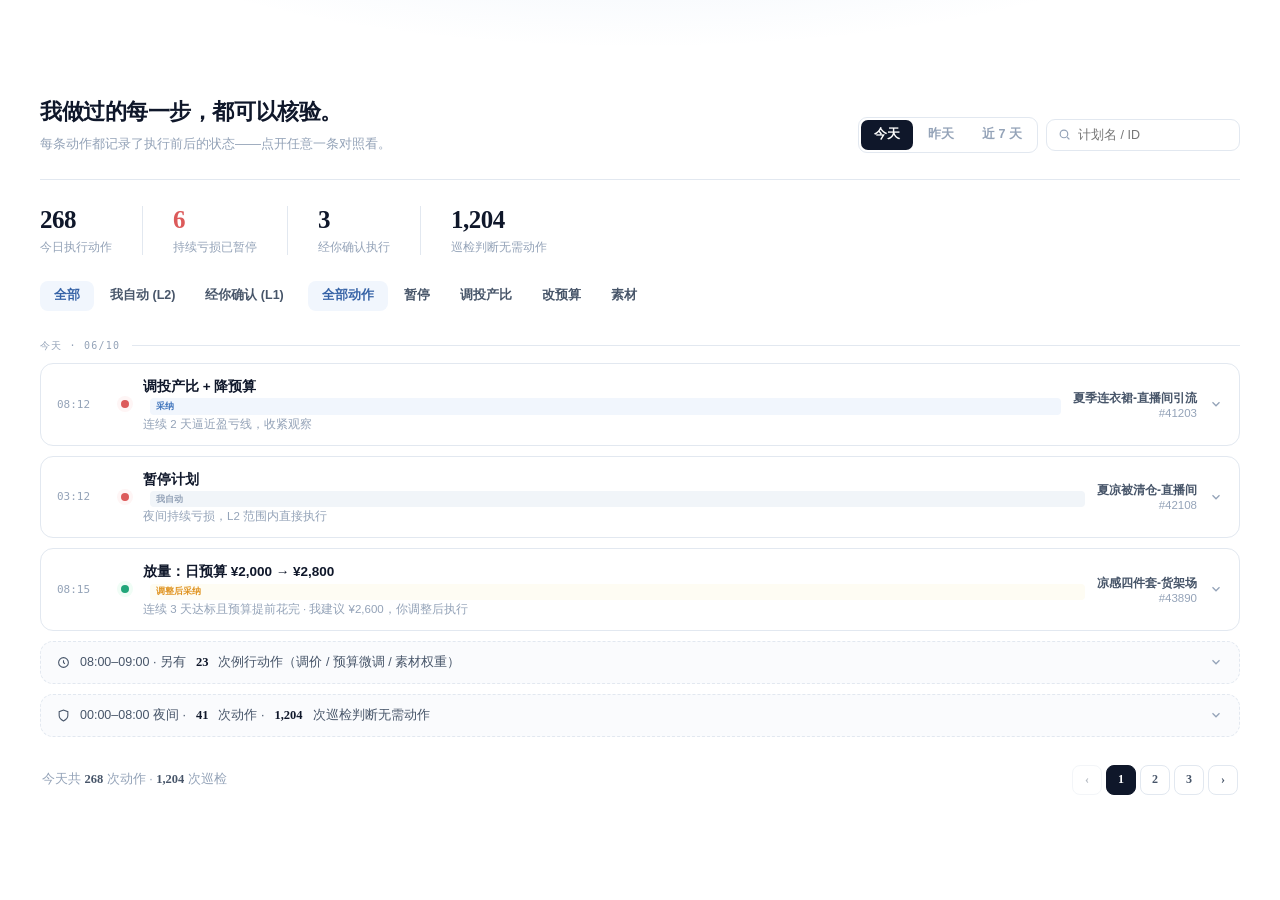
<file: prototype/zhixing_agent.html>
<!DOCTYPE html>
<html lang="zh-CN">
<head>
<meta charset="UTF-8">
<meta name="viewport" content="width=device-width, initial-scale=1.0">
<title>执行日志 · AI 智能投手</title>
<style>
/* 系统字体栈，无远程字体依赖 */

:root{
  --primary-700:#3562a6;--primary-600:#4578be;--primary-500:#5b91d4;
  --primary-100:#e4eefb;--primary-50:#f1f6fd;
  --ink:#0f172a;--ink-2:#475569;--ink-3:#94a3b8;
  --hair:#e2e8f0;--hair-2:#f1f5f9;
  --success:#22a67a;--success-light:#f0fdf6;
  --danger:#dc5a5a;--danger-light:#fef5f5;
  --warning:#e09422;--warning-light:#fefcf3;
  --num:'Manrope';--mono:'IBM Plex Mono',ui-monospace,monospace;
  --font:-apple-system,BlinkMacSystemFont,'Segoe UI','PingFang SC','Microsoft YaHei',sans-serif;
}
*{box-sizing:border-box;margin:0;padding:0}
body{font-family:var(--font);color:var(--ink);-webkit-font-smoothing:antialiased;
  background:#fff radial-gradient(840px 240px at 50% -120px,rgba(91,145,212,.13),transparent 70%) no-repeat}
.page{max-width:1280px;margin:0 auto;padding:96px 40px 56px}
.num{font-family:var(--num),var(--font);font-variant-numeric:tabular-nums;letter-spacing:-.02em}
.mono{font-family:var(--mono);font-variant-numeric:tabular-nums}
a{color:var(--primary-600);text-decoration:none}
a:hover{text-decoration:underline;text-underline-offset:3px}
.reveal{opacity:0;transform:translateY(12px);animation:rise .7s cubic-bezier(.16,.84,.3,1) forwards}
@keyframes rise{to{opacity:1;transform:none}}
.d1{animation-delay:.04s}.d2{animation-delay:.14s}.d3{animation-delay:.24s}

/* ===== 头部 ===== */
.lede{display:flex;align-items:flex-end;justify-content:space-between;gap:24px;padding-bottom:26px;border-bottom:1px solid var(--hair);margin-bottom:26px}
.lede h1{font-size:22px;font-weight:740;letter-spacing:-.02em;line-height:1.45}
.lede h1 em{font-style:normal;font-family:var(--num);color:var(--primary-600);font-variant-numeric:tabular-nums}
.lede p{font-size:13px;color:var(--ink-3);margin-top:7px}
.filters{display:flex;gap:8px;align-items:center;flex:0 0 auto}
.tabs{display:flex;gap:2px;border:1px solid var(--hair);border-radius:9px;padding:2px;background:#fff}
.tabs button{height:30px;border:0;background:transparent;border-radius:7px;padding:0 13px;color:var(--ink-3);font-size:12.5px;font-weight:620;cursor:pointer;font-family:inherit;transition:color .15s,background .15s}
.tabs button:hover{color:var(--ink)}
.tabs button.on{background:var(--ink);color:#fff}
.search{height:32px;display:flex;align-items:center;gap:7px;border:1px solid var(--hair);border-radius:9px;padding:0 11px;background:#fff}
.search input{border:0;outline:0;font-size:12.5px;font-family:inherit;color:var(--ink);width:150px;background:transparent}
.search svg{color:var(--ink-3)}

/* ===== 当日统计条 ===== */
.ov{display:flex;margin-bottom:26px}
.ov .f{padding:0 30px;border-left:1px solid var(--hair)}
.ov .f:first-child{padding-left:0;border-left:0}
.ov b{display:block;font-family:var(--num);font-size:25px;font-weight:760;font-variant-numeric:tabular-nums}
.ov b.bad{color:var(--danger)}
.ov span{display:block;font-size:11.5px;color:var(--ink-3);margin-top:6px}

/* ===== 筛选 ===== */
.toolbar{display:flex;align-items:center;gap:10px;margin-bottom:6px}
.seg{display:flex;gap:2px}
.seg button{height:30px;border:1px solid transparent;background:transparent;border-radius:8px;padding:0 13px;color:var(--ink-2);font-size:12.5px;font-weight:600;cursor:pointer;font-family:inherit;transition:background .15s,color .15s}
.seg button:hover{background:var(--hair-2)}
.seg button.on{background:var(--primary-50);color:var(--primary-700);font-weight:650}
.toolbar .sp{flex:1}

/* ===== 日志流 ===== */
.day{font-family:var(--mono);font-size:10px;letter-spacing:.12em;color:var(--ink-3);padding:22px 0 10px;display:flex;align-items:center;gap:12px}
.day:after{content:"";flex:1;height:1px;background:var(--hair)}
.log{border:1px solid var(--hair-2);border-radius:13px;margin-bottom:10px;background:#fff;overflow:hidden;transition:border-color .15s,box-shadow .15s}
.log.major{border-color:var(--hair)}
.log:hover{border-color:var(--primary-100)}
.log-head{display:grid;grid-template-columns:52px 10px 1fr auto auto;gap:12px;align-items:center;padding:13px 16px;cursor:pointer}
.log-head time{font-family:var(--mono);font-size:11px;color:var(--ink-3)}
.sev{width:8px;height:8px;border-radius:50%;background:var(--primary-500)}
.log.risk .sev{background:var(--danger);box-shadow:0 0 0 4px var(--danger-light)}
.log.gain .sev{background:var(--success);box-shadow:0 0 0 4px var(--success-light)}
.log-what strong{font-size:13.5px;font-weight:660;line-height:1.45}
.log-what .who{font-size:9px;font-weight:700;border-radius:4px;padding:1.5px 6px;margin-left:7px;vertical-align:1px;white-space:nowrap}
.log-what .who.ai{color:var(--ink-3);background:var(--hair-2)}
.log-what .who.you{color:var(--primary-600);background:var(--primary-50)}
.log-what .who.adj{color:var(--warning);background:var(--warning-light)}
.log-what span{display:block;font-size:11.5px;color:var(--ink-3);margin-top:2px}
.log-plan{font-size:11.5px;color:var(--ink-3);white-space:nowrap;text-align:right}
.log-plan b{display:block;color:var(--ink-2);font-weight:620;font-size:12px}
.chev{color:var(--ink-3);transition:transform .2s}
.log.open .chev{transform:rotate(180deg)}
/* 展开：动作前后状态 */
.log-detail{display:none;border-top:1px solid var(--hair-2);padding:16px 16px 18px;background:#fafbfd}
.log.open .log-detail{display:block}
.ba{display:grid;grid-template-columns:1fr 36px 1fr;gap:14px;align-items:stretch;max-width:660px}
.ba .col{border:1px solid var(--hair);border-radius:11px;background:#fff;padding:13px 15px}
.ba .col .k{font-family:var(--mono);font-size:9.5px;letter-spacing:.1em;color:var(--ink-3);margin-bottom:9px}
.ba .row{display:flex;justify-content:space-between;font-size:12px;padding:3.5px 0}
.ba .row span{color:var(--ink-3)}
.ba .row b{font-family:var(--num);font-weight:680;font-variant-numeric:tabular-nums}
.ba .row b.hl{color:var(--primary-600)}
.ba .row b.bad{color:var(--danger)}
.ba .row b.ok{color:var(--success)}
.ba .mid{display:grid;place-items:center;color:var(--ink-3)}
.verdict{display:inline-flex;align-items:baseline;gap:7px;margin-top:13px;font-size:12px;border-radius:8px;padding:7px 11px;line-height:1.5}
.verdict.good{color:#147a57;background:var(--success-light)}
.verdict.wait{color:var(--ink-2);background:var(--hair-2)}
.verdict.bad{color:#b44;background:var(--danger-light)}
/* 例行折叠组 */
.routine{border:1px dashed var(--hair);border-radius:13px;margin-bottom:10px;background:#fafbfd}
.routine-head{display:flex;align-items:center;gap:10px;padding:12px 16px;cursor:pointer;font-size:12.5px;color:var(--ink-2)}
.routine-head:hover{color:var(--ink)}
.routine-head b{font-family:var(--num);font-weight:720;color:var(--ink)}
.routine-head .sp{flex:1}
.routine-list{display:none;border-top:1px dashed var(--hair);padding:4px 16px 10px}
.routine.open .routine-list{display:block}
.routine.open .chev{transform:rotate(180deg)}
.r-row{display:grid;grid-template-columns:52px 1fr auto;gap:12px;padding:8px 0;border-bottom:1px solid var(--hair-2);font-size:12px;align-items:baseline}
.r-row:last-child{border-bottom:0}
.r-row time{font-family:var(--mono);font-size:10.5px;color:var(--ink-3)}
.r-row .t{color:var(--ink-2)}
.r-row .p{color:var(--ink-3);font-size:11px;white-space:nowrap}

.pager{display:flex;align-items:center;gap:14px;padding:18px 2px 0;font-size:12.5px;color:var(--ink-3)}
.pager .info b{font-family:var(--num);color:var(--ink-2);font-weight:650}
.pager .sp{flex:1}
.pg-btns{display:flex;gap:4px}
.pg-btns button{min-width:30px;height:30px;border:1px solid var(--hair);border-radius:8px;background:#fff;font-size:12px;font-weight:620;color:var(--ink-2);cursor:pointer;font-family:var(--num);padding:0 8px}
.pg-btns button.on{background:var(--ink);color:#fff;border-color:var(--ink)}
.pg-btns button:disabled{opacity:.4;cursor:default}

@media(max-width:760px){.page{padding:84px 18px 40px}.ov{flex-wrap:wrap;gap:16px 0}.ov .f{padding:0 18px}.ba{grid-template-columns:1fr}.ba .mid{transform:rotate(90deg);padding:4px 0}}
@media(prefers-reduced-motion:reduce){*{animation:none!important;transition:none!important}.reveal{opacity:1;transform:none}}
</style>
</head>
<body>
<div class="page">

  <header class="lede reveal d1">
    <div>
      <h1>我做过的每一步，都可以核验。</h1>
      <p>每条动作都记录了执行前后的状态——点开任意一条对照看。</p>
    </div>
    <div class="filters">
      <div class="tabs" role="tablist">
        <button role="tab" class="on">今天</button><button role="tab">昨天</button><button role="tab">近 7 天</button>
      </div>
      <div class="search">
        <svg width="13" height="13" viewBox="0 0 24 24" fill="none" stroke="currentColor" stroke-width="2.2"><circle cx="11" cy="11" r="7"/><path d="m21 21-4-4"/></svg>
        <input type="text" placeholder="计划名 / ID">
      </div>
    </div>
  </header>

  <section class="ov reveal d2">
    <div class="f"><b class="num">268</b><span>今日执行动作</span></div>
    <div class="f"><b class="num bad">6</b><span>持续亏损已暂停</span></div>
    <div class="f"><b class="num">3</b><span>经你确认执行</span></div>
    <div class="f"><b class="num">1,204</b><span>巡检判断无需动作</span></div>
  </section>

  <section class="reveal d3">
    <div class="toolbar">
      <div class="seg" id="segWho">
        <button class="on">全部</button>
        <button>我自动 (L2)</button>
        <button>经你确认 (L1)</button>
      </div>
      <div class="seg" id="segAct">
        <button class="on">全部动作</button>
        <button>暂停</button>
        <button>调投产比</button>
        <button>改预算</button>
        <button>素材</button>
      </div>
      <span class="sp"></span>
    </div>

    <div class="day">今天 · 06/10</div>

    <!-- 重要：风险动作 -->
    <article class="log major risk">
      <div class="log-head">
        <time>08:12</time><span class="sev"></span>
        <div class="log-what"><strong>调投产比 + 降预算<span class="who you">采纳</span></strong><span>连续 2 天逼近盈亏线，收紧观察</span></div>
        <div class="log-plan"><b>夏季连衣裙-直播间引流</b>#41203</div>
        <svg class="chev" width="14" height="14" viewBox="0 0 24 24" fill="none" stroke="currentColor" stroke-width="2.2"><path d="m6 9 6 6 6-6"/></svg>
      </div>
      <div class="log-detail">
        <div class="ba">
          <div class="col">
            <div class="k">动作前 · 08:11</div>
            <div class="row"><span>目标投产比</span><b>3.4</b></div>
            <div class="row"><span>日预算</span><b>¥3,000</b></div>
            <div class="row"><span>实际投产比</span><b class="bad">2.7</b></div>
            <div class="row"><span>盈亏线</span><b>2.6</b></div>
          </div>
          <div class="mid"><svg width="16" height="16" viewBox="0 0 24 24" fill="none" stroke="currentColor" stroke-width="2"><path d="M5 12h14m-6-6 6 6-6 6"/></svg></div>
          <div class="col">
            <div class="k">动作后 · 08:12</div>
            <div class="row"><span>目标投产比</span><b class="hl">2.9</b></div>
            <div class="row"><span>日预算</span><b class="hl">¥2,400</b></div>
            <div class="row"><span>实际投产比</span><b>观察中</b></div>
            <div class="row"><span>观察窗口</span><b>24h</b></div>
          </div>
        </div>
        <span class="verdict wait">◷ 观察中 · 跌破盈亏线我会立即暂停并通知你 · <a href="#" data-goto="view-tuoguan">看这条计划的档案 →</a></span>
      </div>
    </article>

    <article class="log major risk">
      <div class="log-head">
        <time>03:12</time><span class="sev"></span>
        <div class="log-what"><strong>暂停计划<span class="who ai">我自动</span></strong><span>夜间持续亏损，L2 范围内直接执行</span></div>
        <div class="log-plan"><b>夏凉被清仓-直播间</b>#42108</div>
        <svg class="chev" width="14" height="14" viewBox="0 0 24 24" fill="none" stroke="currentColor" stroke-width="2.2"><path d="m6 9 6 6 6-6"/></svg>
      </div>
      <div class="log-detail">
        <div class="ba">
          <div class="col">
            <div class="k">动作前 · 03:11</div>
            <div class="row"><span>实际投产比</span><b class="bad">1.9</b></div>
            <div class="row"><span>盈亏线</span><b>2.6</b></div>
            <div class="row"><span>当日消耗</span><b>¥6,130</b></div>
            <div class="row"><span>消耗速率</span><b class="bad">¥820/h 持续</b></div>
          </div>
          <div class="mid"><svg width="16" height="16" viewBox="0 0 24 24" fill="none" stroke="currentColor" stroke-width="2"><path d="M5 12h14m-6-6 6 6-6 6"/></svg></div>
          <div class="col">
            <div class="k">动作后 · 03:12</div>
            <div class="row"><span>计划状态</span><b class="hl">已暂停</b></div>
            <div class="row"><span>继续消耗</span><b class="ok">已止住</b></div>
            <div class="row"><span>通知</span><b>今早 08:00 已推送</b></div>
          </div>
        </div>
        <span class="verdict good">↗ 已止损 · 凌晨无人值守时段，没有漏掉 · <a href="#" data-goto="view-tuoguan">看这条计划的档案 →</a></span>
      </div>
    </article>

    <!-- 重要：放量动作 -->
    <article class="log major gain">
      <div class="log-head">
        <time>08:15</time><span class="sev"></span>
        <div class="log-what"><strong>放量：日预算 ¥2,000 → ¥2,800<span class="who adj">调整后采纳</span></strong><span>连续 3 天达标且预算提前花完 · 我建议 ¥2,600，你调整后执行</span></div>
        <div class="log-plan"><b>凉感四件套-货架场</b>#43890</div>
        <svg class="chev" width="14" height="14" viewBox="0 0 24 24" fill="none" stroke="currentColor" stroke-width="2.2"><path d="m6 9 6 6 6-6"/></svg>
      </div>
      <div class="log-detail">
        <div class="ba">
          <div class="col">
            <div class="k">动作前 · 08:14</div>
            <div class="row"><span>日预算</span><b>¥2,000</b></div>
            <div class="row"><span>实际投产比</span><b class="ok">4.5</b></div>
            <div class="row"><span>预算花完时间</span><b class="bad">15:00 前</b></div>
          </div>
          <div class="mid"><svg width="16" height="16" viewBox="0 0 24 24" fill="none" stroke="currentColor" stroke-width="2"><path d="M5 12h14m-6-6 6 6-6 6"/></svg></div>
          <div class="col">
            <div class="k">动作后 · 08:15</div>
            <div class="row"><span>日预算</span><b class="hl">¥2,800</b></div>
            <div class="row"><span>我的建议</span><b>¥2,600（你 +¥200）</b></div>
            <div class="row"><span>放量规则</span><b>跌破 3.5 停止加量</b></div>
            <div class="row"><span>下一步</span><b>稳了明天 → ¥3,200</b></div>
          </div>
        </div>
        <span class="verdict wait">◷ 放量观察中 · <a href="#" data-goto="view-tuoguan">看这条计划的档案 →</a></span>
      </div>
    </article>

    <!-- 例行折叠组 -->
    <div class="routine" id="rt1">
      <div class="routine-head">
        <svg width="13" height="13" viewBox="0 0 24 24" fill="none" stroke="currentColor" stroke-width="2"><circle cx="12" cy="12" r="9"/><path d="M12 8v4l2.5 2.5"/></svg>
        08:00–09:00 · 另有 <b>23</b> 次例行动作（调价 / 预算微调 / 素材权重）
        <span class="sp"></span>
        <svg class="chev" width="14" height="14" viewBox="0 0 24 24" fill="none" stroke="currentColor" stroke-width="2.2"><path d="m6 9 6 6 6-6"/></svg>
      </div>
      <div class="routine-list">
        <div class="r-row"><time>08:17</time><span class="t">追投素材 9412 ¥600/日，低效素材降权 <span class="who you" style="font-size:9px;font-weight:700;border-radius:4px;padding:1.5px 6px;color:var(--primary-600);background:var(--primary-50)">采纳</span></span><span class="p">防晒衣男款 #44102</span></div>
        <div class="r-row"><time>08:09</time><span class="t">调目标投产比 3.1 → 3.2</span><span class="p">直播大场预热 #41866</span></div>
        <div class="r-row"><time>08:06</time><span class="t">日预算 +¥200</span><span class="p">家居收纳-货架 #40021</span></div>
        <div class="r-row"><time>08:04</time><span class="t">调目标投产比 2.9 → 3.0</span><span class="p">小风扇-直播间 #42588</span></div>
        <div class="r-row"><time>08:02</time><span class="t">素材 7763 权重下调</span><span class="p">凉鞋女款 #43177</span></div>
        <div class="r-row" style="color:var(--ink-3);grid-template-columns:1fr"><span class="t" style="color:var(--ink-3)">… 还有 18 次，真实环境分页加载</span></div>
      </div>
    </div>

    <div class="routine" id="rt2">
      <div class="routine-head">
        <svg width="13" height="13" viewBox="0 0 24 24" fill="none" stroke="currentColor" stroke-width="2"><path d="M12 22s8-4 8-10V5l-8-3-8 3v7c0 6 8 10 8 10z"/></svg>
        00:00–08:00 夜间 · <b>41</b> 次动作 · <b>1,204</b> 次巡检判断无需动作
        <span class="sp"></span>
        <svg class="chev" width="14" height="14" viewBox="0 0 24 24" fill="none" stroke="currentColor" stroke-width="2.2"><path d="m6 9 6 6 6-6"/></svg>
      </div>
      <div class="routine-list">
        <div class="r-row"><time>05:36</time><span class="t">暂停计划（连续 40 分钟跌破盈亏线）</span><span class="p">短袖清仓 #44217</span></div>
        <div class="r-row"><time>02:54</time><span class="t">删除素材 9832（成交未跟上消耗）</span><span class="p">连衣裙引流 #40118</span></div>
        <div class="r-row"><time>01:07</time><span class="t">调目标投产比（夜间消耗过快）</span><span class="p">直播间引流 #43002</span></div>
        <div class="r-row" style="color:var(--ink-3);grid-template-columns:1fr"><span class="t" style="color:var(--ink-3)">… 还有 38 次，真实环境分页加载</span></div>
      </div>
    </div>

    <div class="pager">
      <span class="info">今天共 <b>268</b> 次动作 · <b>1,204</b> 次巡检</span>
      <span class="sp"></span>
      <div class="pg-btns" id="pgBtns">
        <button disabled>‹</button><button class="on">1</button><button>2</button><button>3</button><button>›</button>
      </div>
    </div>
  </section>
</div>

<script>
(function(){
  /* 重要动作展开/收起 */
  document.querySelectorAll('.log-head').forEach(function(h){
    h.addEventListener('click', function(){ h.closest('.log').classList.toggle('open'); });
  });
  /* 例行组展开 */
  document.querySelectorAll('.routine-head').forEach(function(h){
    h.addEventListener('click', function(){ h.closest('.routine').classList.toggle('open'); });
  });
  /* 筛选与分页（原型切换态） */
  ['segWho','segAct'].forEach(function(id){
    document.getElementById(id).addEventListener('click', function(e){
      var b = e.target.closest('button'); if(!b) return;
      this.querySelectorAll('button').forEach(function(x){ x.classList.remove('on'); });
      b.classList.add('on');
    });
  });
  document.querySelectorAll('.tabs button').forEach(function(b){
    b.addEventListener('click', function(){
      document.querySelectorAll('.tabs button').forEach(function(x){ x.classList.remove('on'); });
      b.classList.add('on');
    });
  });
  document.getElementById('pgBtns').addEventListener('click', function(e){
    var b = e.target.closest('button'); if(!b || b.disabled || !/^\d+$/.test(b.textContent)) return;
    this.querySelectorAll('button').forEach(function(x){ x.classList.remove('on'); });
    b.classList.add('on');
    this.children[0].disabled = (b.textContent === '1');
  });
  /* 跨页跳转 */
  document.querySelectorAll('[data-goto]').forEach(function(el){
    el.addEventListener('click', function(e){
      e.preventDefault();
      try{ parent.postMessage({type:'goto', view: el.getAttribute('data-goto')}, '*'); }catch(err){}
    });
  });
})();
</script>
</body>
</html>
</file>
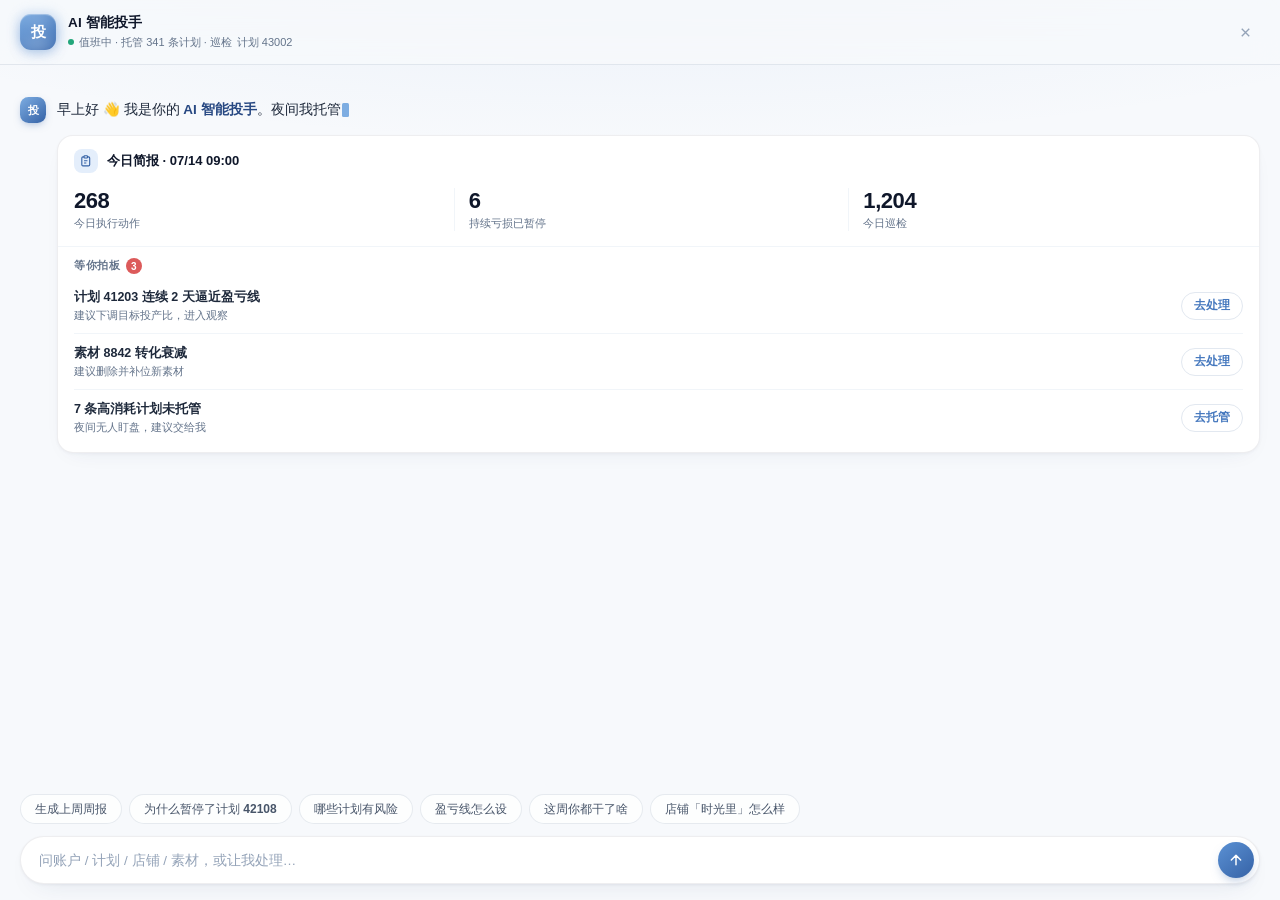
<file: prototype/zhushou_agent.html>
<!doctype html>
<html lang="zh-CN">
<head>
<meta charset="utf-8">
<meta name="viewport" content="width=device-width,initial-scale=1">
<title>AI 智能投手</title>
<!-- 系统字体栈，无远程字体依赖 -->
<style>
:root{
  --primary-900:#1e3664;--primary-800:#274882;--primary-700:#3562a6;--primary-600:#4578be;--primary-500:#5b91d4;--primary-400:#7dade2;--primary-300:#a3c6ed;--primary-200:#c8ddf5;--primary-100:#e4eefb;--primary-50:#f1f6fd;--primary-0:#f8fafe;
  --gray-900:#0f172a;--gray-800:#1e293b;--gray-700:#334155;--gray-600:#475569;--gray-500:#64748b;--gray-400:#94a3b8;--gray-300:#cbd5e1;--gray-200:#e2e8f0;--gray-100:#f1f5f9;--gray-50:#f8fafc;
  --success:#22a67a;--success-light:#f0fdf6;--warning:#e09422;--danger:#dc5a5a;--info:#5090d3;--info-light:#f4f9fd;
  --card-bd:rgba(15,23,42,.07);
  --shadow-card:0 1px 3px rgba(15,23,42,.04), 0 8px 24px -14px rgba(30,54,100,.12);
  --shadow-float:0 2px 6px rgba(15,23,42,.05), 0 16px 36px -16px rgba(30,54,100,.20);
  --num:'Manrope',-apple-system,'PingFang SC',sans-serif;
  --mono:'IBM Plex Mono',ui-monospace,monospace;
  --ease:cubic-bezier(.2,.9,.28,1);
  --hair:rgba(148,163,184,.22);
}
*{box-sizing:border-box}
html,body{height:100%}
body{margin:0;font-family:-apple-system,BlinkMacSystemFont,'Segoe UI','PingFang SC','Microsoft YaHei',sans-serif;display:flex;flex-direction:column;color:var(--gray-800);-webkit-font-smoothing:antialiased;text-rendering:optimizeLegibility;
  background:#f7f9fc;
  background-image:radial-gradient(120% 42% at 50% -10%, rgba(91,145,212,.10), transparent 62%)}

/* ===== 头部 ===== */
.ad-head{display:flex;align-items:center;gap:12px;padding:14px 20px;border-bottom:1px solid var(--hair);background:rgba(247,249,252,.82);backdrop-filter:blur(12px);-webkit-backdrop-filter:blur(12px)}
.cap-orb{position:relative;isolation:isolate;width:36px;height:36px;border-radius:11px;font-size:14.5px;display:flex;align-items:center;justify-content:center;color:#fff;font-weight:800;background:linear-gradient(140deg,var(--primary-400),var(--primary-700));box-shadow:0 5px 14px -5px rgba(69,120,190,.6),inset 0 1px 1px rgba(255,255,255,.45);animation:orbBreath 4.5s var(--ease) infinite}
.cap-orb::before{content:'';position:absolute;inset:-2.5px;border-radius:13.5px;background:conic-gradient(from 0deg,var(--primary-300),var(--primary-500),var(--primary-200),var(--primary-500),var(--primary-300));filter:blur(6px);opacity:.38;z-index:-1;animation:orbSpin 7s linear infinite}
@keyframes orbBreath{0%,100%{transform:scale(1)}50%{transform:scale(1.03)}}
@keyframes orbSpin{to{transform:rotate(360deg)}}
.ad-head .nm{font-size:13.5px;font-weight:700;color:var(--gray-900);letter-spacing:.01em}
.ad-head .st{font-size:11px;color:var(--gray-500);display:flex;align-items:center;gap:5px;margin-top:2.5px}
.ad-head .st .d{width:6px;height:6px;border-radius:50%;background:var(--success);animation:dotPulse 1.9s ease-out infinite}
@keyframes dotPulse{0%{box-shadow:0 0 0 0 rgba(34,166,122,.5)}70%{box-shadow:0 0 0 5px rgba(34,166,122,0)}100%{box-shadow:0 0 0 0 rgba(34,166,122,0)}}
.ad-head .st .foc{display:inline-flex;align-items:center;gap:5px;color:var(--primary-700);font-weight:600;background:var(--primary-100);padding:1px 4px 1px 8px;border-radius:99px}
.ad-head .st .foc code{font-family:var(--mono);font-size:10.5px}
.ad-head .st .foc .x{width:15px;height:15px;border-radius:99px;display:grid;place-items:center;cursor:pointer;color:var(--primary-500)}
.ad-head .st .foc .x:hover{background:var(--primary-200);color:var(--primary-700)}
.ad-close{margin-left:auto;width:30px;height:30px;border:0;background:transparent;border-radius:9px;color:var(--gray-400);cursor:pointer;display:grid;place-items:center;transition:background .15s,color .15s}
.ad-close:hover{background:rgba(15,23,42,.05);color:var(--gray-700)}

/* ===== 对话流：无框内容 + 头像栏 ===== */
.cop-flow{flex:1;min-height:0;overflow-y:auto;padding:22px 20px 10px;display:flex;flex-direction:column;gap:4px}
.cop-flow::-webkit-scrollbar{width:5px}.cop-flow::-webkit-scrollbar-thumb{background:rgba(148,163,184,.35);border-radius:3px}
.turn{display:flex;gap:11px;margin:9px 0;animation:turnIn .45s var(--ease)}
@keyframes turnIn{from{opacity:0;transform:translateY(10px)}to{opacity:1;transform:none}}
.turn .t-av{flex:0 0 auto;width:26px;height:26px;border-radius:8.5px;background:linear-gradient(140deg,var(--primary-400),var(--primary-700));color:#fff;font-size:11px;font-weight:800;display:grid;place-items:center;box-shadow:0 3px 8px -3px rgba(53,98,166,.5);margin-top:1px}
.turn .tc{flex:1;min-width:0;display:flex;flex-direction:column;gap:10px}
.turn.ai + .turn.ai{margin-top:-1px}
.turn.ai + .turn.ai .t-av{visibility:hidden;height:0;margin:0}
.ai-text{font-size:13.5px;line-height:1.75;color:var(--gray-800);max-width:100%;padding-top:2px}
.ai-text b{color:var(--primary-800);font-weight:700;font-family:var(--num)}
.turn.me{justify-content:flex-end}
.me-pill{max-width:78%;font-size:13.5px;line-height:1.6;padding:9px 15px;border-radius:17px;border-bottom-right-radius:6px;background:linear-gradient(140deg,var(--primary-100),var(--primary-50));border:1px solid rgba(69,120,190,.14);color:var(--primary-900)}

/* 槽位澄清候选 */
.cand-row{display:flex;flex-wrap:wrap;gap:7px}
.cand{height:30px;padding:0 13px;border-radius:99px;border:1px solid rgba(69,120,190,.22);background:#fff;color:var(--primary-700);font-size:12px;font-weight:600;cursor:pointer;transition:.18s var(--ease)}
.cand:hover{background:var(--primary-50);border-color:var(--primary-300);transform:translateY(-1px)}

/* ===== 卡片（固定模板渲染） ===== */
.cop-card{background:#fff;border:1px solid var(--card-bd);border-radius:16px;overflow:hidden;max-width:100%;box-shadow:var(--shadow-card);transition:box-shadow .3s var(--ease)}
.cop-card:hover{box-shadow:var(--shadow-float)}
.cc-h{display:flex;align-items:center;gap:9px;padding:13px 16px 11px;font-size:13px;font-weight:700;color:var(--gray-900)}
.cc-h .ico{width:24px;height:24px;border-radius:8px;display:grid;place-items:center;flex:0 0 auto}
.cc-h .ico svg{width:13.5px;height:13.5px}

/* 组件 JSON 视角（评审用：hover 出现，点开看 LLM 输出的选型+槽位） */
.ui-meta{align-self:flex-end;margin-top:-4px;border:0;background:transparent;color:var(--gray-400);font-family:var(--mono);font-size:10px;cursor:pointer;padding:2px 4px;border-radius:6px;opacity:0;transition:.18s}
.turn:hover .ui-meta{opacity:1}
.ui-meta:hover{color:var(--primary-600);background:var(--primary-50)}
.card-json{margin:0;background:#0f172a;color:#c8ddf5;font-family:var(--mono);font-size:10.5px;line-height:1.6;padding:12px 14px;border-radius:12px;overflow:auto;max-height:220px;white-space:pre}

/* 简报/周报卡 */
.cop-brief .cc-sum{display:flex;padding:4px 16px 15px}
.cop-brief .cc-sum .f{flex:1;padding:0 14px;border-left:1px solid var(--gray-100)}
.cop-brief .cc-sum .f:first-child{padding-left:0;border-left:0}
.cop-brief .cc-sum b{display:block;font-size:22px;font-weight:800;color:var(--gray-900);font-family:var(--num);font-variant-numeric:tabular-nums;letter-spacing:-.02em}
.cop-brief .cc-sum span{display:block;font-size:10.5px;color:var(--gray-500);margin-top:3px}
.cc-pend{border-top:1px solid var(--gray-100);padding:11px 16px 7px}
.cc-pend-t{font-size:10.5px;font-weight:700;color:var(--gray-500);letter-spacing:.05em;display:flex;align-items:center;gap:6px;margin-bottom:4px}
.cc-pend-t .n{min-width:16px;height:16px;padding:0 5px;border-radius:99px;background:var(--danger);color:#fff;font-size:10px;font-weight:700;display:inline-flex;align-items:center;justify-content:center}
.cc-row{display:flex;align-items:center;gap:10px;padding:10px 0;border-bottom:1px solid var(--gray-100)}
.cc-row:last-child{border-bottom:0}
.cc-row .tx strong{display:block;font-size:12.5px;font-weight:650;color:var(--gray-800);line-height:1.45}
.cc-row .tx span{display:block;font-size:11px;color:var(--gray-500);margin-top:2px}
.cc-row .go{margin-left:auto;flex:0 0 auto;height:28px;padding:0 12px;border-radius:99px;border:1px solid var(--gray-200);background:#fff;font-size:11.5px;font-weight:630;color:var(--primary-600);cursor:pointer;white-space:nowrap;transition:.18s var(--ease)}
.cc-row .go:hover{border-color:var(--primary-300);background:var(--primary-50);transform:translateY(-1px)}

/* 数据条形卡 */
.cop-data .cc-bars{padding:4px 16px 13px;display:flex;flex-direction:column;gap:10px}
.cc-bar{display:grid;grid-template-columns:72px 1fr 56px;align-items:center;gap:10px;font-size:12px}
.cc-bar .lb{color:var(--gray-600);white-space:nowrap;overflow:hidden;text-overflow:ellipsis}
.cc-bar .track{height:6px;border-radius:3px;background:var(--gray-100);overflow:hidden}
.cc-bar .fill{height:100%;border-radius:3px;background:linear-gradient(90deg,var(--primary-400),var(--primary-600));transform-origin:left;animation:barGrow .7s var(--ease)}
@keyframes barGrow{from{transform:scaleX(0)}to{transform:scaleX(1)}}
.cc-bar .vl{text-align:right;font-weight:700;color:var(--gray-900);font-family:var(--num);font-variant-numeric:tabular-nums}
.cc-foot{display:flex;gap:16px;padding:11px 16px;border-top:1px solid var(--gray-100);font-size:11.5px;align-items:center;flex-wrap:wrap}
.cc-foot a{color:var(--primary-600);text-decoration:none;font-weight:630;cursor:pointer}
.cc-foot a:hover{text-decoration:underline}
.cc-foot .note{color:var(--gray-500)}
.cc-foot .good{color:var(--success);font-weight:630}

/* 动作卡 */
.cop-act .cc-h{padding-bottom:9px}
.act-chip{font-size:10.5px;font-weight:700;padding:2.5px 9px;border-radius:99px;color:#fff;letter-spacing:.03em}
.act-chip.pause{background:var(--danger)}.act-chip.roi{background:var(--primary-600)}.act-chip.budget{background:var(--warning)}.act-chip.add{background:var(--success)}.act-chip.del{background:#8a76c4}.act-chip.keep{background:var(--gray-400)}
.act-obj{margin-left:auto;font-size:11px;color:var(--gray-400);font-weight:600;font-family:var(--mono)}
.act-body{padding:0 16px 10px}
.act-reason{font-size:12.5px;color:var(--gray-700);line-height:1.65}
.act-gate{margin-top:9px;font-size:11px;color:#7a63b8;background:#f7f4fc;border:1px solid #ece5f8;border-radius:10px;padding:8px 11px;display:flex;align-items:center;gap:7px;line-height:1.5}
.act-gate svg{width:13px;height:13px;flex:0 0 auto}
.act-ev{margin-top:9px;background:var(--gray-50);border:1px solid var(--gray-100);border-radius:11px;padding:9px 12px;display:grid;grid-template-columns:1fr 1fr;gap:5px 18px}
.act-ev .e{display:flex;justify-content:space-between;font-size:11.5px;color:var(--gray-600)}
.act-ev .e b{color:var(--gray-900);font-weight:700;font-family:var(--num);font-variant-numeric:tabular-nums}
.act-outs{display:flex;align-items:center;gap:9px;padding:12px 16px;border-top:1px solid var(--gray-100);flex-wrap:wrap}
.act-outs .adopt{border:0;height:33px;padding:0 16px;border-radius:99px;font-size:12.5px;font-weight:660;cursor:pointer;background:linear-gradient(135deg,var(--primary-500),var(--primary-700));color:#fff;transition:.2s var(--ease);box-shadow:0 5px 13px -6px rgba(53,98,166,.55)}
.act-outs .adopt.danger{background:linear-gradient(135deg,#e06f6f,var(--danger));box-shadow:0 5px 13px -6px rgba(220,90,90,.55)}
.act-outs .adopt:hover{transform:translateY(-1px);box-shadow:0 9px 18px -7px rgba(53,98,166,.65)}
.act-outs .adopt:active{transform:scale(.97)}
.act-outs .skip{border:1px solid var(--gray-200);background:#fff;height:33px;padding:0 14px;border-radius:99px;font-size:12.5px;font-weight:600;color:var(--gray-600);cursor:pointer;transition:.18s}
.act-outs .skip:hover{border-color:var(--gray-300);color:var(--gray-800)}
.act-outs .tune{margin-left:auto;background:transparent;border:0;color:var(--primary-600);font-size:11.5px;font-weight:630;cursor:pointer;padding:0 2px}
.act-outs .tune:hover{text-decoration:underline}
.act-tune{padding:12px 16px;border-top:1px solid var(--gray-100)}
.act-tune-t{font-size:12px;color:var(--gray-600);margin-bottom:9px}
.act-done{padding:12px 16px;border-top:1px solid var(--gray-100);font-size:12px;display:flex;align-items:center;gap:8px;font-weight:620}
.act-done.ok{color:var(--success)}.act-done.tuned{color:var(--warning)}.act-done.undo{color:var(--gray-500)}
.act-done svg{width:14px;height:14px;flex:0 0 auto}
.act-done .lnk{margin-left:auto;color:var(--primary-600);cursor:pointer;font-weight:630}
.act-done .lnk:hover{text-decoration:underline}
.act-state{margin-left:auto;font-size:10px;font-weight:700;padding:2px 8px;border-radius:99px;letter-spacing:.02em}
.act-state.auto{background:var(--gray-100);color:var(--gray-500)}
.act-state.adopt{background:var(--primary-100);color:var(--primary-700)}
.act-state.tuned{background:#fdf3e3;color:var(--warning)}

/* 知识卡 */
.cop-know .know-body{padding:2px 16px 9px;font-size:13px;line-height:1.7;color:var(--gray-700)}
.cop-know .know-body b{color:var(--gray-900);font-weight:680}
.cop-know .know-src{padding:0 16px 10px;font-size:11px;color:var(--gray-400);display:flex;align-items:center;gap:5px}
.know-links{display:flex;gap:16px;padding:11px 16px;border-top:1px solid var(--gray-100);font-size:11.5px;flex-wrap:wrap}
.know-links a{color:var(--primary-600);text-decoration:none;font-weight:630;cursor:pointer}
.know-links a:hover{text-decoration:underline}

/* 打字指示（无框） */
.cop-typing{display:inline-flex;gap:4px;padding:8px 2px;width:fit-content;align-items:center}
.cop-typing i{width:6px;height:6px;border-radius:50%;background:var(--primary-300);animation:adDot 1.2s ease-in-out infinite}
.cop-typing i:nth-child(2){animation-delay:.15s}.cop-typing i:nth-child(3){animation-delay:.3s}
@keyframes adDot{0%,60%,100%{opacity:.3;transform:translateY(0)}30%{opacity:1;transform:translateY(-2.5px)}}
.typing-lbl{font-size:12px;color:var(--gray-500);margin-right:5px}
.ai-text .cursor{display:inline-block;width:7px;height:14px;background:var(--primary-400);margin-left:1px;vertical-align:text-bottom;border-radius:1.5px;animation:blink 1s steps(2,start) infinite}
@keyframes blink{0%,50%{opacity:1}51%,100%{opacity:0}}

/* 长思考面板 */
.cop-think{background:linear-gradient(180deg,var(--primary-0),#fff);border:1px solid rgba(69,120,190,.14);border-radius:14px;padding:13px 16px 14px;max-width:100%}
.think-head{display:flex;align-items:center;gap:9px;font-size:12.5px;color:var(--gray-800)}
.think-head b{font-weight:680}
.think-spin{width:15px;height:15px;border-radius:50%;border:2px solid var(--primary-100);border-top-color:var(--primary-500);animation:spin .8s linear infinite;flex:0 0 auto}
@keyframes spin{to{transform:rotate(360deg)}}
.think-time{margin-left:auto;font-family:var(--mono);font-size:11px;color:var(--gray-400);font-variant-numeric:tabular-nums}
.think-steps{margin:12px 0 12px;display:flex;flex-direction:column;gap:9px}
.think-step{display:flex;align-items:center;gap:9px;font-size:12px;color:var(--gray-400);transition:color .3s}
.think-step .ts-ic{width:15px;height:15px;border-radius:50%;border:1.5px solid var(--gray-200);flex:0 0 auto;position:relative;transition:.3s}
.think-step.active{color:var(--gray-800)}
.think-step.active .ts-ic{border-color:var(--primary-200);border-top-color:var(--primary-600);animation:spin .8s linear infinite}
.think-step.done{color:var(--gray-600)}
.think-step.done .ts-ic{border-color:var(--success);background:var(--success)}
.think-step.done .ts-ic:after{content:'';position:absolute;left:4.5px;top:2px;width:3.5px;height:7px;border:solid #fff;border-width:0 1.6px 1.6px 0;transform:rotate(45deg)}
.think-bar{height:3px;border-radius:2px;background:rgba(69,120,190,.1);overflow:hidden}
.think-bar span{display:block;height:100%;width:0;background:linear-gradient(90deg,var(--primary-400),var(--primary-600));border-radius:2px;transition:width .5s var(--ease)}
.cop-think.collapsed{padding:9px 14px;background:transparent;border-color:var(--hair)}
.think-done{display:flex;align-items:center;gap:7px;font-size:11.5px;color:var(--gray-500);font-weight:600}
.think-done svg{width:14px;height:14px;color:var(--success);flex:0 0 auto}

/* ===== 底部：chips + composer ===== */
.cop-chips{display:flex;gap:7px;padding:10px 20px 2px;overflow-x:auto;scrollbar-width:none;mask-image:linear-gradient(90deg,#000 92%,transparent)}
.cop-chips::-webkit-scrollbar{display:none}
.cop-chip{flex:0 0 auto;height:30px;padding:0 14px;border-radius:99px;border:1px solid var(--hair);background:rgba(255,255,255,.75);font-size:12px;font-weight:570;color:var(--gray-600);cursor:pointer;white-space:nowrap;transition:.2s var(--ease);animation:turnIn .35s var(--ease) backwards}
.cop-chip:nth-child(2){animation-delay:.03s}.cop-chip:nth-child(3){animation-delay:.06s}.cop-chip:nth-child(4){animation-delay:.09s}.cop-chip:nth-child(5){animation-delay:.12s}.cop-chip:nth-child(6){animation-delay:.15s}
.cop-chip:hover{border-color:var(--primary-300);background:#fff;color:var(--primary-700);transform:translateY(-1.5px);box-shadow:0 7px 15px -8px rgba(53,98,166,.4)}
.cop-chip:active{transform:translateY(0)}
.cop-input{padding:10px 20px 16px}
.cop-input .box{display:flex;align-items:center;gap:8px;background:#fff;border:1px solid var(--card-bd);border-radius:99px;padding:5px 5px 5px 18px;transition:border-color .2s,box-shadow .25s var(--ease);box-shadow:0 1px 3px rgba(15,23,42,.05), 0 10px 28px -18px rgba(30,54,100,.25)}
.cop-input .box:focus-within{border-color:var(--primary-300);box-shadow:0 0 0 3.5px var(--primary-100), 0 12px 30px -16px rgba(53,98,166,.35)}
.cop-input input{flex:1;border:0;outline:0;background:transparent;font-size:13.5px;padding:8px 0;color:var(--gray-900)}
.cop-input input::placeholder{color:var(--gray-400)}
.cop-send{flex:0 0 auto;width:36px;height:36px;border-radius:99px;border:0;background:linear-gradient(140deg,var(--primary-500),var(--primary-700));color:#fff;cursor:pointer;display:grid;place-items:center;transition:.2s var(--ease);box-shadow:0 5px 12px -5px rgba(53,98,166,.55)}
.cop-send:hover{transform:scale(1.06);box-shadow:0 9px 20px -7px rgba(53,98,166,.65)}
.cop-send:active{transform:scale(.94)}
.cop-send svg{width:16px;height:16px}

@media(prefers-reduced-motion:reduce){.turn,.cc-bar .fill,.cop-chip,.think-spin,.think-step.active .ts-ic,.cap-orb,.cap-orb::before{transition:none;animation:none}}
</style>
</head>
<body>
  <div class="ad-head">
    <div class="cap-orb">投</div>
    <div>
      <div class="nm">AI 智能投手</div>
      <div class="st" id="adStatus"></div>
    </div>
    <button class="ad-close" id="adClose" aria-label="关闭"><svg width="15" height="15" viewBox="0 0 24 24" fill="none" stroke="currentColor" stroke-width="2.2"><path d="M18 6 6 18M6 6l12 12"/></svg></button>
  </div>
  <div class="cop-flow" id="copFlow"></div>
  <div class="cop-chips" id="copChips"></div>
  <div class="cop-input">
    <div class="box">
      <input id="copText" placeholder="问账户 / 计划 / 店铺 / 素材，或让我处理…" autocomplete="off">
      <button class="cop-send" id="copSend" aria-label="发送"><svg viewBox="0 0 24 24" fill="none" stroke="currentColor" stroke-width="2.2" stroke-linecap="round" stroke-linejoin="round"><path d="M12 19V5M5 12l7-7 7 7"/></svg></button>
    </div>
  </div>
<script>
(function(){
  var reduced = matchMedia('(prefers-reduced-motion: reduce)').matches;
  var flow = document.getElementById('copFlow');
  var input = document.getElementById('copText');
  var chipsBox = document.getElementById('copChips');
  var statusEl = document.getElementById('adStatus');

  function post(msg){ if(window.parent && window.parent!==window) window.parent.postMessage(msg,'*'); }
  document.getElementById('adClose').addEventListener('click', function(){ post({type:'zhushou-close'}); });

  /* ============ 焦点：多轮对象连续性 ============ */
  var focus = null;
  var targets = ['计划 43002','素材 9017','计划 41866','店铺「时光里」','计划 42731','素材 9832'];
  var ti = 0;
  function renderStatus(){
    if(focus){
      statusEl.innerHTML = '<span class="d"></span>值班中 · <span class="foc">聚焦 <code>'+esc(focus.label)+'</code><span class="x" id="focX" title="退出聚焦">×</span></span>';
      var x = document.getElementById('focX');
      if(x) x.addEventListener('click', function(){ setFocus(null); });
    }else{
      statusEl.innerHTML = '<span class="d"></span>值班中 · 托管 341 条计划 · 巡检 <span id="adTarget">'+esc(targets[ti])+'</span>';
    }
  }
  function setFocus(f){ focus = f; renderStatus(); }
  if(!reduced){ setInterval(function(){ if(document.hidden||focus) return; ti=(ti+1)%targets.length; var t=document.getElementById('adTarget'); if(t) t.textContent=targets[ti]; }, 4200); }

  /* ---------- 渲染工具 ---------- */
  function esc(s){ return (''+s).replace(/[&<>"]/g, function(c){ return {'&':'&amp;','<':'&lt;','>':'&gt;','"':'&quot;'}[c]; }); }
  function el(html){ var d = document.createElement('div'); d.innerHTML = html.trim(); return d.firstChild; }
  function scrollDown(){ flow.scrollTop = flow.scrollHeight; }
  function add(node){ flow.appendChild(node); scrollDown(); return node; }
  function aiTurn(innerHtml){ return add(el('<div class="turn ai"><div class="t-av">投</div><div class="tc">'+innerHtml+'</div></div>')); }
  function userMsg(text){ add(el('<div class="turn me"><div class="me-pill">'+esc(text)+'</div></div>')); }
  function streamText(node, html, cb){
    if(reduced){ node.innerHTML=html; if(cb)cb(); return; }
    var i=0;
    (function step(){
      if(i>=html.length){ node.innerHTML=html; if(cb)cb(); return; }
      var ch=html[i];
      if(ch==='<'){ var j=html.indexOf('>',i); i=(j<0?html.length:j+1); }
      else if(ch==='&'){ var k=html.indexOf(';',i); i=(k<0||k-i>8?i+1:k+1); }
      else i++;
      node.innerHTML=html.slice(0,i)+'<span class="cursor"></span>';
      scrollDown();
      setTimeout(step, ch==='<'?0:20);
    })();
  }
  function aiText(html){ var m=aiTurn('<div class="ai-text"></div>'); streamText(m.querySelector('.ai-text'), html); return m; }
  function typing(cb, delay, label){
    var lbl = label ? '<span class="typing-lbl">'+esc(label)+'</span>' : '';
    var t = aiTurn('<div class="cop-typing">'+lbl+'<i></i><i></i><i></i></div>');
    setTimeout(function(){ if(t.parentNode) flow.removeChild(t); cb(); }, reduced ? 0 : (delay||720));
  }
  var ICO = {
    brief:'<span class="ico" style="background:var(--primary-100);color:var(--primary-700)"><svg viewBox="0 0 24 24" fill="none" stroke="currentColor" stroke-width="2"><path d="M9 5H7a2 2 0 0 0-2 2v12a2 2 0 0 0 2 2h10a2 2 0 0 0 2-2V7a2 2 0 0 0-2-2h-2"/><rect x="9" y="3" width="6" height="4" rx="1"/><path d="M9 12h6M9 16h4"/></svg></span>',
    data:'<span class="ico" style="background:var(--info-light);color:var(--info)"><svg viewBox="0 0 24 24" fill="none" stroke="currentColor" stroke-width="2"><path d="M3 3v18h18"/><rect x="7" y="10" width="3" height="7"/><rect x="12" y="6" width="3" height="11"/><rect x="17" y="13" width="3" height="4"/></svg></span>',
    shop:'<span class="ico" style="background:var(--success-light);color:var(--success)"><svg viewBox="0 0 24 24" fill="none" stroke="currentColor" stroke-width="2"><path d="M3 9l1-5h16l1 5M4 9v11h16V9M4 9h16"/></svg></span>',
    risk:'<span class="ico" style="background:#fdeef0;color:var(--danger)"><svg viewBox="0 0 24 24" fill="none" stroke="currentColor" stroke-width="2"><path d="M10.29 3.86 1.82 18a2 2 0 0 0 1.71 3h16.94a2 2 0 0 0 1.71-3L13.71 3.86a2 2 0 0 0-3.42 0z"/><path d="M12 9v4M12 17h.01"/></svg></span>',
    book:'<span class="ico" style="background:#eef7f3;color:var(--success)"><svg viewBox="0 0 24 24" fill="none" stroke="currentColor" stroke-width="2"><path d="M4 19.5A2.5 2.5 0 0 1 6.5 17H20"/><path d="M6.5 2H20v20H6.5A2.5 2.5 0 0 1 4 19.5v-15A2.5 2.5 0 0 1 6.5 2z"/></svg></span>'
  };
  var LOCK='<svg viewBox="0 0 24 24" fill="none" stroke="currentColor" stroke-width="2"><rect x="3" y="11" width="18" height="11" rx="2"/><path d="M7 11V7a5 5 0 0 1 10 0v4"/></svg>';

  /* ============ 组件注册表（封闭 8 类：LLM 只选型+填槽，布局由模板锁死，见 PRD §5.6） ============ */
  function goBtn(g){ return g.ask ? '<button class="go" data-ask="'+esc(g.ask)+'">'+esc(g.label)+'</button>'
                                  : '<button class="go" data-goto="'+esc(g.goto)+'">'+esc(g.label)+'</button>'; }
  function pendRows(rows){ return rows.map(function(r){
    return '<div class="cc-row"><div class="tx"><strong>'+r.t+'</strong><span>'+r.s+'</span></div>'+(r.go?goBtn(r.go):'')+'</div>'; }).join(''); }
  function barRow(b){ return '<div class="cc-bar"><span class="lb">'+b[0]+'</span><span class="track"><span class="fill" style="width:'+b[1]+'%"></span></span><span class="vl">'+b[2]+'</span></div>'; }
  function footLinks(links){ return (links||[]).map(function(l){
    if(l.doc) return '<a data-doc="1">'+esc(l.label)+'</a>';
    if(l.dim) return '<a data-dim="'+esc(l.dim)+'">'+esc(l.label)+'</a>';
    return '<a data-goto="'+esc(l.goto)+'">'+esc(l.label)+'</a>'; }).join(''); }

  var REGISTRY = {
    /* 简报：三数 + 待拍板行 */
    brief: function(d){
      return '<div class="cop-card cop-brief">'+
        '<div class="cc-h">'+ICO.brief+esc(d.title)+'</div>'+
        '<div class="cc-sum">'+d.stats.map(function(s){ return '<div class="f"><b>'+s[0]+'</b><span>'+s[1]+'</span></div>'; }).join('')+'</div>'+
        '<div class="cc-pend"><div class="cc-pend-t">'+esc(d.pendTitle)+(d.pendN?'<span class="n">'+d.pendN+'</span>':'')+'</div>'+pendRows(d.rows)+'</div></div>';
    },
    /* 风险清单 */
    risk: function(d){
      return '<div class="cop-card cop-brief">'+
        '<div class="cc-h">'+ICO.risk+esc(d.title)+'</div>'+
        '<div class="cc-pend" style="border-top:0;padding-top:2px">'+pendRows(d.rows)+'</div></div>';
    },
    /* 数据条形（素材Top/店铺/复盘共用骨架） */
    bars: function(d){
      var foot = '';
      if(d.foot) foot = '<div class="cc-foot">'+(d.foot.note?'<span class="note'+(d.foot.good?' good':'')+'">'+d.foot.note+'</span>':'')+footLinks(d.foot.links)+'</div>';
      return '<div class="cop-card cop-data">'+
        '<div class="cc-h">'+(ICO[d.ico]||ICO.data)+esc(d.title)+'</div>'+
        '<div class="cc-bars">'+d.bars.map(barRow).join('')+'</div>'+foot+'</div>';
    },
    /* 动作卡：done(已发生)/decide(待拍板)/undo(撤回确认)/tune(改值) */
    act: function(o){
      var ev = (o.ev||[]).map(function(e){ return '<div class="e"><span>'+e[0]+'</span><b>'+e[1]+'</b></div>'; }).join('');
      var body = o.reason ? '<div class="act-body"><div class="act-reason">'+o.reason+'</div>'+
        (o.gate?'<div class="act-gate">'+LOCK+o.gate+'</div>':'')+
        (ev?'<div class="act-ev">'+ev+'</div>':'')+'</div>' : '';
      var foot = '';
      if(o.mode==='done'){
        foot = '<div class="act-done '+(o.state==='tuned'?'tuned':'ok')+'"><svg viewBox="0 0 24 24" fill="none" stroke="currentColor" stroke-width="2.4"><path d="M20 6 9 17l-5-5"/></svg>'+o.doneText+'<span class="lnk" data-goto="view-zhixing">看执行日志</span></div>';
      }else if(o.mode==='decide'){
        foot = '<div class="act-outs" data-obj="'+esc(o.obj)+'" data-kind="'+o.kind+'">'+
          '<button class="adopt'+(o.irreversible?' danger':'')+'">'+(o.primary||'采纳，交给我执行')+'</button>'+
          '<button class="skip">这次先不动</button><button class="tune">查看数据·调整 →</button></div>';
      }else if(o.mode==='undo'){
        foot = '<div class="act-outs" data-undo="1"><button class="adopt">确认撤回，恢复投放</button><button class="skip">先不动</button></div>';
      }else if(o.mode==='tune'){
        foot = '<div class="act-tune"><div class="act-tune-t">'+o.tuneText+'</div><div class="cand-row">'+
          o.tuneOptions.map(function(v){ return '<button class="cand" data-tune="'+esc(v)+'">'+esc(v)+'</button>'; }).join('')+'</div></div>';
      }
      return '<div class="cop-card cop-act">'+
        '<div class="cc-h"><span class="act-chip '+o.kind+'">'+o.label+'</span><span class="act-obj">'+o.obj+'</span></div>'+body+foot+'</div>';
    },
    /* 知识卡：答案 + 来源 + 深链 */
    know: function(o){
      return '<div class="cop-card cop-know">'+
        '<div class="cc-h">'+ICO.book+esc(o.title)+'</div>'+
        '<div class="know-body">'+o.body+'</div>'+
        '<div class="know-src">📎 来源：'+esc(o.src)+'（可核验）</div>'+
        '<div class="know-links">'+footLinks(o.links)+'</div></div>';
    },
    /* 周报卡 */
    weekly: function(d){
      return '<div class="cop-card cop-brief">'+
        '<div class="cc-h">'+ICO.book+esc(d.title)+'</div>'+
        '<div class="cc-sum">'+d.stats.map(function(s){ return '<div class="f"><b>'+s[0]+'</b><span>'+s[1]+'</span></div>'; }).join('')+'</div>'+
        '<div class="cc-pend"><div class="cc-pend-t">'+esc(d.pendTitle)+'</div>'+pendRows(d.rows)+'</div>'+
        '<div class="know-links">'+footLinks(d.links)+'</div></div>';
    }
    /* 第 7/8 类：复盘=bars 变体；澄清候选 cand 为无框内联，见 respond() */
  };

  /* ---------- 统一渲染器：吃"LLM 输出"的 envelope，按注册表渲染 ---------- */
  /* envelope = { say, ui:{component,data}, cand:[...], focus, chips } */
  function respond(env){
    if(env.say) aiText(env.say);
    if(env.cand){ aiTurn('<div class="ai-text">'+candRow(env.cand)+'</div>'); }
    if(env.ui){
      var m = aiTurn('');
      var tc = m.querySelector('.tc');
      tc.appendChild(el(REGISTRY[env.ui.component](env.ui.data)));
      /* 评审视角：hover 出现「⌗ 组件 · JSON」，点开看 LLM 的选型+槽位输出 */
      var meta = el('<button class="ui-meta" title="查看该卡的组件选型与槽位 JSON">⌗ '+env.ui.component+' · JSON</button>');
      meta.addEventListener('click', function(){
        var pre = tc.querySelector('.card-json');
        if(pre){ pre.remove(); return; }
        var plain = JSON.parse(JSON.stringify(env.ui, function(k,v){ return typeof v==='string' ? v.replace(/<[^>]+>/g,'') : v; }));
        tc.appendChild(el('<pre class="card-json">'+esc(JSON.stringify(plain, null, 2))+'</pre>'));
        scrollDown();
      });
      tc.appendChild(meta);
      scrollDown();
    }
    if('focus' in env) setFocus(env.focus);
    if(env.chips) setChips(env.chips);
  }

  /* ---------- 槽位数据（demo 静态样例；生产由取数服务填充） ---------- */
  var D = {
    brief: function(title){ return { title:title||'今日简报 · 07/14 09:00',
      stats:[['268','今日执行动作'],['6','持续亏损已暂停'],['1,204','今日巡检']],
      pendTitle:'等你拍板', pendN:3, rows:[
        {t:'计划 41203 连续 2 天逼近盈亏线', s:'建议下调目标投产比，进入观察', go:{label:'去处理', goto:'view-zhenduan'}},
        {t:'素材 8842 转化衰减', s:'建议删除并补位新素材', go:{label:'去处理', goto:'view-zhenduan'}},
        {t:'7 条高消耗计划未托管', s:'夜间无人盯盘，建议交给我', go:{label:'去托管', goto:'view-tuoguan'}}]}; },
    risk: { title:'当前有风险的计划 · 3 条', rows:[
        {t:'计划 42108 · 已持续亏损', s:'连续多周期低于盈亏线，我已暂停', go:{label:'看依据', ask:'为什么暂停了计划 42108'}},
        {t:'计划 41203 · 逼近盈亏线', s:'建议下调目标投产比进入观察', go:{label:'去处理', goto:'view-zhenduan'}},
        {t:'素材 8842 · 转化衰减', s:'建议删除并补位', go:{label:'去处理', ask:'删除素材 8842'}}]},
    mat: { title:'素材消耗 Top5 · 近 7 天', ico:'data',
      bars:[['素材 9017',100,'¥12.4w'],['素材 8842',72,'¥8.9w'],['素材 9832',58,'¥7.2w'],['素材 8801',41,'¥5.1w'],['素材 9120',33,'¥4.1w']],
      foot:{links:[{label:'切转化维度',dim:'转化'},{label:'切投产比',dim:'投产比'},{label:'投放成果 →',goto:'view-chengguo'}]}},
    shop: { title:'店铺「时光里」· 今日', ico:'shop',
      bars:[['消耗',88,'¥58.6w'],['成交',81,'¥312w'],['投产比',67,'5.32'],['在投计划',54,'127 条']],
      foot:{note:'● 健康度良好', good:true, links:[{label:'看计划明细 →',goto:'view-tuoguan'}]}},
    review: { title:'本周复盘 · 07/08–07/14', ico:'data',
      bars:[['暂停',100,'42 次'],['调投产比',66,'28 次'],['改预算',48,'20 次'],['追投',40,'17 次'],['删除',19,'8 次']],
      foot:{note:'维持现状 1,536 次（巡检后判断不动）', links:[{label:'看执行日志 →',goto:'view-zhixing'}]}},
    paused: { kind:'pause', label:'暂停', obj:'计划 42108', mode:'done', state:'auto',
      reason:'连续多个巡检周期投产比低于盈亏线、且消耗持续，命中<b>持续亏损</b>判定，我已在 08:12 自动暂停。',
      ev:[['当前投产比','2.10'],['店铺盈亏线','3.40'],['已消耗','¥1.86w'],['成交','¥3.9k']],
      doneText:'已自动暂停（L2 授权内 · 可核验可撤回）'},
    addMat: { kind:'add', label:'追投', obj:'素材 9017', mode:'decide', primary:'采纳，交给我执行',
      reason:'转化连续 3 天稳定、投产比稳稳高于盈亏线，建议追投放量 <b>¥2.0w</b>。为何不更多：追投过猛容易把投产比拉下来，先稳一手、跑稳再加。',
      ev:[['近 3 日投产比','7.10'],['店铺盈亏线','3.40'],['转化率','环比 +6%'],['建议追投','¥2.0w']]},
    delMat: function(id){ return { kind:'del', label:'删除', obj:'素材 '+id, mode:'decide', primary:'采纳，删除素材', irreversible:true,
      reason:'素材 '+id+' 转化连续衰减、投产比跌破盈亏线且无回升迹象，建议删除并补位新素材。',
      gate:'删除素材属不可逆动作，默认需你拍板 —— 即使在 L2 授权内我也不会自动删。',
      ev:[['近 3 日投产比','2.30'],['店铺盈亏线','3.40'],['转化率','环比 −34%']]}; },
    tune: { kind:'add', label:'追投 · 调整金额', obj:'素材 9017', mode:'tune',
      tuneText:'原建议 ¥2.0w，选一个新金额，我按调整后采纳执行：', tuneOptions:['¥1.5w','¥2.0w（原值）','¥2.8w']},
    weekly: { title:'上周周报 · 07/08–07/14 · 7 账户',
      stats:[['¥386w','周消耗'],['4.8','支付投产比'],['82%','盈利消耗占比']],
      pendTitle:'本周我执行 115 个动作', rows:[
        {t:'暂停 42 · 追投 17 · 调投产比 28 · 改预算 20 · 删除 8', s:'另维持现状 1,536 次'},
        {t:'夜间兜底 23 次 · 追投后守住盈亏线 88%', s:'人工撤回 2 次（误杀率 0.7%）'}],
      links:[{label:'看完整周报 →',goto:'view-zhixing'},{label:'导出给老板 →',doc:true}]},
    know: {
      breakeven:{ title:'怎么设盈亏线', src:'产品手册 · 目标设定 §2',
        body:'盈亏线（盈亏投产比）就是你的<b>保本投产比</b>，由售价 / 成本 / 退货率算出。在<b>目标设定</b>页可逐条计划设，也能用页里的盈亏计算器自动算。设好后我按它止损、放量。',
        links:[{label:'去目标设定设置 →',goto:'view-sheding'},{label:'看手册全文 →',doc:true}]},
      night:{ title:'夜间止损在哪开', src:'产品手册 · 托管与授权 §4',
        body:'在<b>目标设定 › 账户配置</b>里，每个账户有独立的「夜间紧急止损」开关。打开后，夜间无人盯盘时我可在授权内直接止损。',
        links:[{label:'去账户配置 →',goto:'view-sheding'},{label:'看手册全文 →',doc:true}]},
      roi:{ title:'什么是目标投产比', src:'产品手册 · 名词 §1',
        body:'目标投产比是我操作千川出价 / 消耗节奏的<b>旋钮</b>——不是你设的保本线（那是盈亏线），也不是实际结果（那是支付投产比）。我调它，是为了让支付投产比尽量跑在盈亏线之上、同时把量顶上去。',
        links:[{label:'看投放成果 →',goto:'view-chengguo'},{label:'看手册全文 →',doc:true}]}
    }
  };

  /* ============ 意图路由（封闭集 + 槽位 + 焦点）→ 产出 envelope ============ */
  var CAND_MAT = [['素材 9017','追投素材 9017'],['素材 9832','追投素材 9832'],['素材 8801','追投素材 8801']];
  var CAND_PLAN = [['计划 42108','为什么暂停了计划 42108'],['计划 41203','暂停计划 41203'],['计划 41866','暂停计划 41866']];
  function candRow(list){ return '<div class="cand-row">'+list.map(function(c){ return '<button class="cand" data-ask="'+esc(c[1])+'">'+esc(c[0])+'</button>'; }).join('')+'</div>'; }
  function h(fn){ return fn; }

  function route(text){
    var t = text;
    var deixis = focus && /(它|这条|那条|这个|那个|刚才|上面|这计划|这素材|这条计划|这个素材|这家店)/.test(t);
    var f = deixis ? focus : null;

    /* --- 简报 / 概况 --- */
    if(/日报|简报|概况|概览|怎么样了|现在.*(如何|怎么|状况)|今天.*(如何|怎么|干了|做了)/.test(t))
      return h(function(){ respond({ say:'值班中，今天已执行 <b>268</b> 个动作、暂停 6 条持续亏损计划，账户整体安全。这是当前简报：',
        ui:{component:'brief', data:D.brief()}, focus:null, chips:CH_BRIEF }); });

    /* --- 知识问答（RAG）；须在「盈亏线解释」前 --- */
    if(/怎么设|怎么开|怎么弄|怎么算|如何设|如何开|在哪设|在哪开|在哪配|什么是|是什么|夜间止损|目标投产比|名词|看不懂|不会设/.test(t)){
      var topic = /夜间|止损.*(开|哪)/.test(t) ? 'night' : (/目标投产比|什么是|是什么|名词/.test(t) ? 'roi' : 'breakeven');
      return h(function(){ respond({ say:'我从手册里查到了 👇',
        ui:{component:'know', data:D.know[topic]}, focus:null,
        chips:['夜间止损在哪开','什么是目标投产比','去目标设定设置'] }); });
    }

    /* --- 周报生成（长任务：>10s 分步面板） --- */
    if(/周报|上周.*报|导出.*周报|老板.*周报|生成.*周报/.test(t))
      return h(function(){
        thinkSteps('正在生成上周周报', [
          {label:'拉取上周投放数据 · 7 账户', d:2600},
          {label:'核对盈亏达成与动作账本', d:3200},
          {label:'汇总夜间兜底与稳定性', d:2800},
          {label:'生成周报', d:2400}
        ], function(){
          respond({ say:'上周周报好了 👇 7 个账户整体盈利消耗占比 <b>82%</b>，我执行了 115 个动作、夜间兜底 23 次，账户稳。',
            ui:{component:'weekly', data:D.weekly}, focus:null,
            chips:['夜间兜底都做了啥','哪个账户最该扩托管','导出给老板'] });
        });
      });

    /* --- 复盘总结（纯读，不做反事实） --- */
    if(/这周|本周|复盘|总结|干了啥|做了什么|这个月|最近.*(干|做)|都做了/.test(t))
      return h(function(){ respond({ say:'本周我一共执行了 <b>115</b> 个动作，分解在这（只报做过的，不替你算没发生的账）：',
        ui:{component:'bars', data:D.review}, focus:null,
        chips:['这周暂停了哪些','看执行日志','哪些计划有风险'] }); });

    /* --- 风险清单 --- */
    if(/哪些.*(风险|问题|亏损|不行|拖后腿)|风险.*计划|持续亏损.*还有|还有.*(持续亏损|亏损|风险)/.test(t))
      return h(function(){ respond({ say:'当前我盯出 <b>3</b> 条需要关注的计划，按严重度排：',
        ui:{component:'risk', data:D.risk}, focus:null,
        chips:['为什么暂停了计划 42108','把风险计划都交给你处理','看智能优化 →'] }); });

    /* --- 为什么暂停（解释类） --- */
    if(/为什么.*(暂停|停|关)|42108|(暂停|停).*(原因|依据|理由)/.test(t) || (f&&f.id==='42108'&&/为什么|依据|原因/.test(t)))
      return h(function(){ respond({ say:'计划 <b>42108</b> 命中<b>持续亏损</b>判定，我已自动暂停。依据如下：',
        ui:{component:'act', data:D.paused},
        focus:{kind:'plan',id:'42108',label:'计划 42108'}, chips:CH_PAUSED }); });

    /* --- 撤回 / 恢复（需焦点计划；无则澄清） --- */
    if(/撤回|恢复|开回来|重新投|重启/.test(t)){
      if(f&&f.kind==='plan') return h(function(){ respond({
        say:'可以。'+f.label+' 是我在 L2 授权内自动暂停的，<b>可核验可撤回</b>。撤回后它会立即恢复投放，我继续盯——若再次持续亏损我会再拦一次。确认撤回？',
        ui:{component:'act', data:{kind:'pause', label:'撤回暂停', obj:f.label, mode:'undo'}},
        chips:['为什么会判成持续亏损','看执行日志 →','还有哪些暂停了'] }); });
      return h(function(){ respond({ say:'撤回哪条计划？我今天自动暂停了这几条，点一条我给你恢复：', cand:CAND_PLAN }); });
    }

    /* --- 盈亏线解释（纯文本形态） --- */
    if(/盈亏线|3\.40|保本|盈亏投产比/.test(t))
      return h(function(){ respond({ say:'店铺「时光里」的盈亏线是 <b>3.40</b> —— 这是你在目标设定里按售价/成本/退货率算出的保本投产比，不是我设的。计划 42108 实际只跑到 2.10，低于它才判持续亏损。',
        chips:['怎么改盈亏线','这条盈亏线合理吗','看计划档案 →'] }); });

    /* --- 亏了多少（纯文本形态；只报已发生） --- */
    if(/亏了多少|亏损金额|亏多少|这条亏|亏了/.test(t))
      return h(function(){ respond({ say:'计划 42108 到暂停为止：已消耗 <b>¥1.86w</b>、成交 <b>¥3.9k</b>、实际投产比 2.10（盈亏线 3.40）。我只报已发生的数，不替它算「不停会亏多少」——那是没发生的世界线，不可信。',
        chips:['为什么没更早暂停','看执行日志 →','还有哪些持续亏损'] }); });

    /* --- 改追投金额：须排在「追投」前 --- */
    if(/改.*金额|调.*金额|多追|少追|追.*万/.test(t) && (f&&f.kind==='material'))
      return h(function(){ respond({ say:'可以，改金额后按<b>调整后采纳</b>记录（同方向偏离 &gt;30% 才算调整）。想追多少？',
        ui:{component:'act', data:D.tune} }); });

    /* --- 追投（缺对象则澄清） --- */
    if(/追投|放量|加量/.test(t)){
      var mm = t.match(/(素材)?\s*(90\d{2}|98\d{2}|88\d{2}|8801)/);
      if(f&&f.kind==='material'&&!mm) mm=[0,0,f.id];
      if(mm) return h(function(){ respond({ say:'素材 <b>9017</b> 转化稳定、投产比高于盈亏线，建议追投。方案在这，等你拍板：',
        ui:{component:'act', data:D.addMat},
        focus:{kind:'material',id:'9017',label:'素材 9017'}, chips:CH_ADD }); });
      return h(function(){ respond({ say:'追投哪个素材？我筛出这几个转化稳、投产比高于盈亏线的，点一个我出方案：', cand:CAND_MAT }); });
    }

    /* --- 删除（红线：需拍板；缺对象则澄清） --- */
    if(/删除|删掉|删/.test(t)){
      var dm = t.match(/(素材)?\s*(88\d{2}|8842|90\d{2}|98\d{2})/);
      if(f&&f.kind==='material'&&!dm) dm=[0,0,f.id];
      if(dm) return h(function(){ respond({ say:'删除是不可逆动作，我不会自动删。这是依据，需你拍板：',
        ui:{component:'act', data:D.delMat(dm[2])},
        focus:{kind:'material',id:dm[2],label:'素材 '+dm[2]},
        chips:['删了能恢复吗','换成暂停行不行','为什么判它衰减'] }); });
      return h(function(){ respond({ say:'删除哪个素材？（提醒：删除默认需你拍板）点一个：',
        cand:CAND_MAT.map(function(c){ return [c[0],'删除'+c[0]]; }) }); });
    }

    /* --- 素材消耗数据 --- */
    if(/素材.*(消耗|数据|top|排名|维度)|看素材|消耗.*top/i.test(t))
      return h(function(){ respond({ say:'近 7 天素材消耗 Top5（可切维度 / 时间档）：',
        ui:{component:'bars', data:D.mat}, focus:null,
        chips:['切转化维度','素材 9017 为什么消耗高','看投放成果 →'] }); });

    /* --- 店铺 --- */
    if(/店铺|时光里|这家店|大盘/.test(t))
      return h(function(){ respond({ say:'店铺「时光里」今日整体健康：',
        ui:{component:'bars', data:D.shop},
        focus:{kind:'shop',id:'时光里',label:'店铺 时光里'},
        chips:['看计划明细 →','哪些计划拖后腿','今天执行了哪些动作'] }); });

    /* --- 托管 --- */
    if(/托管|未托管|交给你|夜间|放权|授权/.test(t))
      return h(function(){ respond({ say:'当前托管 <b>341</b> 条计划（L2 授权内自动执行、可核验可撤回）。还有 <b>7</b> 条高消耗计划未托管，夜间无人盯盘，建议交给我：',
        ui:{component:'brief', data:D.brief('待托管 · 计划')}, focus:null,
        chips:['哪 7 条没托管','交给你要注意什么','托管后能撤回吗'] }); });

    /* --- 兜底（纯文本） --- */
    return h(function(){ respond({ say:'我能帮你：看<b>账户 / 店铺 / 计划 / 素材</b>任意维度的数据、解释我做过的每一个动作、或直接替你处理（授权内自动执行，超权限或不可逆动作交你拍板）。试试下面的推荐问题 👇',
      chips:CH_BRIEF }); });
  }

  /* ---------- 长思考面板（分步 + 计时 + 进度） ---------- */
  function thinkSteps(title, steps, cb){
    var start = Date.now();
    var stepsHtml = steps.map(function(s,idx){ return '<div class="think-step" data-i="'+idx+'"><span class="ts-ic"></span>'+s.label+'</div>'; }).join('');
    var m = aiTurn('<div class="cop-think"><div class="think-head"><span class="think-spin"></span><b>'+esc(title)+'</b><span class="think-time">0s</span></div>'+
      '<div class="think-steps">'+stepsHtml+'</div><div class="think-bar"><span></span></div></div>');
    var panel = m.querySelector('.cop-think');
    var stepEls = panel.querySelectorAll('.think-step');
    var timeEl = panel.querySelector('.think-time');
    var barEl = panel.querySelector('.think-bar span');
    var timer = reduced ? null : setInterval(function(){ timeEl.textContent = Math.round((Date.now()-start)/1000)+'s'; }, 250);
    var i = 0;
    if(stepEls[0]) stepEls[0].classList.add('active');
    (function run(){
      if(i>=steps.length){ finish(); return; }
      setTimeout(function(){
        stepEls[i].classList.remove('active'); stepEls[i].classList.add('done');
        barEl.style.width = Math.round((i+1)/steps.length*100)+'%';
        i++;
        if(i<steps.length) stepEls[i].classList.add('active');
        run();
      }, reduced ? 0 : steps[i].d);
    })();
    function finish(){
      if(timer) clearInterval(timer);
      var secs = Math.max(1, Math.round((Date.now()-start)/1000));
      panel.className = 'cop-think collapsed';
      panel.innerHTML = '<div class="think-done"><svg viewBox="0 0 24 24" fill="none" stroke="currentColor" stroke-width="2.6" stroke-linecap="round" stroke-linejoin="round"><path d="M20 6 9 17l-5-5"/></svg>已思考 '+secs+'s · '+steps.length+' 步完成</div>';
      scrollDown(); cb();
    }
  }

  /* ============ 交互 ============ */
  flow.addEventListener('click', function(e){
    var ask = e.target.closest('[data-ask]'); if(ask){ send(ask.getAttribute('data-ask')); return; }
    var dc = e.target.closest('[data-doc]'); if(dc){ toast(dc.closest('.cop-card'), '已打开手册对应章节'); return; }
    var g = e.target.closest('[data-goto]'); if(g){ post({type:'zhushou-goto', view:g.getAttribute('data-goto')}); return; }
    var dim = e.target.closest('[data-dim]'); if(dim){ toast(dim.closest('.cop-card'), '已切至「'+dim.getAttribute('data-dim')+'」维度'); return; }
    var tn = e.target.closest('[data-tune]'); if(tn){ resolveTune(tn); return; }
    var o = e.target.closest('.act-outs button'); if(o){ resolveAct(o); return; }
  });
  function toast(card, msg){ var head = card.querySelector('.cc-h'); if(head.dataset.busy) return; head.dataset.busy=1; var old=head.innerHTML; head.innerHTML = ICO.data+msg; setTimeout(function(){ head.innerHTML=old; head.dataset.busy=''; }, 1400); }

  function resolveAct(btn){
    var outs = btn.closest('.act-outs');
    var cls = btn.className, kind = outs.getAttribute('data-kind');
    if(/tune/.test(cls)){
      if(kind==='add'){ outs.remove(); respond({ ui:{component:'act', data:D.tune} }); }
      else post({type:'zhushou-goto', view:'view-zhenduan'});
      return;
    }
    var done;
    if(outs.getAttribute('data-undo')){
      done = /adopt/.test(cls)
        ? { c:'undo', t:'已撤回，计划 42108 恢复投放 · 我继续盯' }
        : { c:'undo', t:'保持暂停，未撤回' };
    }else if(/adopt/.test(cls)){
      var map={add:'已采纳 · 追投素材 9017（¥2.0w）',del:'已采纳 · 删除素材（不可逆，已记档）',pause:'已采纳 · 暂停计划',roi:'已采纳 · 已调目标投产比',budget:'已采纳 · 已改预算'};
      done = { c:'ok', state:'adopt', t:(map[kind]||'已采纳并执行') };
    }else{
      done = { c:'undo', t:'这次先不动，已记入建议复盘（不进动作记录）' };
    }
    var state = done.state==='adopt' ? '<span class="act-state adopt">采纳</span>' : '';
    var node = el('<div class="act-done '+done.c+'"><svg viewBox="0 0 24 24" fill="none" stroke="currentColor" stroke-width="2.4"><path d="M20 6 9 17l-5-5"/></svg>'+done.t+(state?'':'<span class="lnk" data-goto="view-zhixing">看执行日志</span>')+'</div>');
    if(state){ node.appendChild(el(state)); }
    outs.replaceWith(node); scrollDown();
  }
  function resolveTune(btn){
    var val = btn.getAttribute('data-tune');
    var isOrig = /原值/.test(val);
    var tune = btn.closest('.act-tune');
    var label = isOrig ? '按原值 ¥2.0w 执行' : '调整后采纳 · 追投素材 9017（'+val+'）';
    var cls = isOrig ? 'ok' : 'tuned';
    var state = isOrig ? '<span class="act-state adopt">采纳</span>' : '<span class="act-state tuned">调整后采纳</span>';
    var node = el('<div class="act-done '+cls+'"><svg viewBox="0 0 24 24" fill="none" stroke="currentColor" stroke-width="2.4"><path d="M20 6 9 17l-5-5"/></svg>'+label+'</div>');
    node.appendChild(el(state));
    tune.replaceWith(node); scrollDown();
  }

  /* ============ 动态推荐问题 ============ */
  var CH_BRIEF   = ['生成上周周报','为什么暂停了计划 42108','哪些计划有风险','盈亏线怎么设','这周你都干了啥','店铺「时光里」怎么样'];
  var CH_PAUSED  = ['能撤回吗','盈亏线为什么是 3.40','这条今天亏了多少','还有哪些持续亏损'];
  var CH_ADD     = ['改追投金额','为什么只追 2 万','素材 9017 近期表现','还有哪些能追投'];
  function setChips(list){
    chipsBox.innerHTML='';
    (list||CH_BRIEF).forEach(function(c){ var b = el('<button class="cop-chip"></button>'); b.textContent = c;
      b.addEventListener('click', function(){ send(c); }); chipsBox.appendChild(b); });
  }

  /* ---------- 发送 ---------- */
  function loadLabel(t){
    if(/怎么设|怎么开|如何|什么是|是什么|夜间止损|目标投产比|名词|手册|不会设/.test(t)) return '正在翻手册…';
    if(/为什么|依据|原因|亏了多少|亏损|亏多少/.test(t)) return '正在调取判定依据…';
    if(/这周|本周|复盘|总结|干了啥|做了什么/.test(t)) return '正在汇总本周动作…';
    if(/追投|放量/.test(t)) return '正在核算追投方案…';
    if(/简报|概况|概览|风险|素材.*(消耗|top|数据)|店铺|时光里|大盘|消耗.*top|看素材/i.test(t)) return '正在查数仓…';
    return null;
  }
  function send(text){ text=(text||'').trim(); if(!text) return; userMsg(text); input.value='';
    if(/周报|上周.*报|导出.*周报|生成.*周报/.test(text)){ route(text)(); return; }
    var lbl = loadLabel(text);
    typing(function(){ route(text)(); }, lbl ? (reduced?0:900) : (reduced?0:520), lbl); }
  document.getElementById('copSend').addEventListener('click', function(){ send(input.value); });
  input.addEventListener('keydown', function(e){ if(e.key==='Enter'){ e.preventDefault(); send(input.value); } });

  /* ---------- 开场主动简报 ---------- */
  var booted = false;
  function boot(){
    if(booted) return; booted = true;
    renderStatus();
    typing(function(){
      aiText('早上好 👋 我是你的 <b>AI 智能投手</b>。夜间我托管了 <b>341</b> 条计划、暂停 6 条持续亏损，账户整体安全。这是今日简报：');
      typing(function(){ respond({ ui:{component:'brief', data:D.brief()}, chips:CH_BRIEF }); }, 520);
    }, 480);
  }
  window.addEventListener('message', function(e){ if(e.data && e.data.type==='zhushou-open'){ boot(); if(input) input.focus(); } });
  renderStatus();
  if(window.parent===window) boot();
})();
</script>
</body>
</html>
</file>
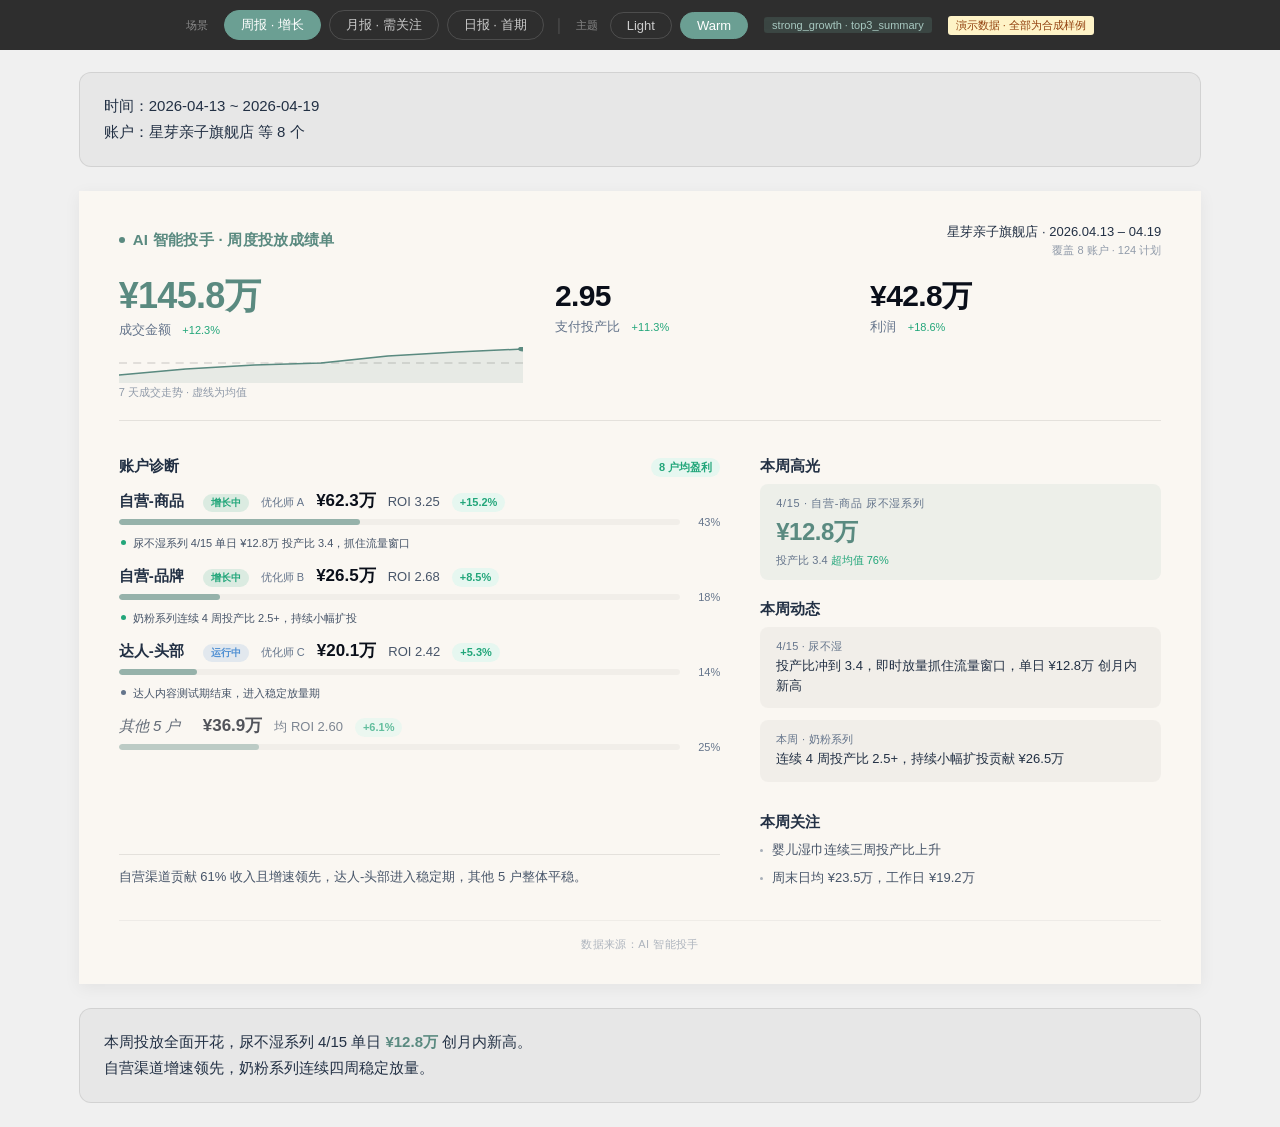
<file: reports/demo.html>
<!DOCTYPE html>
<html lang="zh-CN">
<head>
  <meta charset="UTF-8">
  <meta name="viewport" content="width=device-width, initial-scale=1.0">
  <title>AI 智能投手 · Boss 报告卡片 · 场景切换 Demo</title>
  <!-- 使用系统字体栈，无远程字体依赖 -->
  <link href="card.css" rel="stylesheet">
</head>
<body class="theme-light">

  <!-- ═══ 场景切换栏 ═══ -->
  <div class="demo-bar">
    <span style="color:#888;font-size:11px;margin-right:8px">场景</span>
    <button onclick="loadScene('weekly')" class="active" id="btn-weekly">周报 · 增长</button>
    <button onclick="loadScene('monthly')" id="btn-monthly">月报 · 需关注</button>
    <button onclick="loadScene('daily')" id="btn-daily">日报 · 首期</button>
    <span class="sep">│</span>
    <span style="color:#888;font-size:11px;margin-right:4px">主题</span>
    <button onclick="switchTheme('theme-light')" class="active" id="btn-light">Light</button>
    <button onclick="switchTheme('theme-warm')" id="btn-warm">Warm</button>
    <span class="tag" id="scene-tag">strong_growth · top3_summary</span>
    <span class="tag" style="background:#fef3c7;color:#92400e">演示数据 · 全部为合成样例</span>
  </div>
  <div class="demo-spacer"></div>

  <!-- intro_text（动态） -->
  <div class="im-text" id="im-intro"></div>

  <!-- PNG 卡片（动态） -->
  <div class="page page-content" id="card"></div>

  <!-- outro_text（动态） -->
  <div class="im-text" id="im-outro"></div>


  <!-- ═══ 场景数据 ═══ -->
  <script>
  // ────────────────────────────────────────────────────────
  // 3 个场景的数据（对应 3 个 Render Pack JSON 示例）
  // ────────────────────────────────────────────────────────
  const SCENES = {

    // ━━━━━━━━━━━━━━━━━━━━━━━━━━━━━━━━━━━━━━━━
    // 场景 1：周报 · strong_growth · top3_summary
    // ━━━━━━━━━━━━━━━━━━━━━━━━━━━━━━━━━━━━━━━━
    weekly: {
      theme: 'theme-warm',
      tag: 'strong_growth · top3_summary',
      intro: '时间：2026-04-13 ~ 2026-04-19\n账户：星芽亲子旗舰店 等 8 个',
      outro: '本周投放全面开花，尿不湿系列 4/15 单日 <strong>¥12.8万</strong> 创月内新高。\n自营渠道增速领先，奶粉系列连续四周稳定放量。',
      brand: {
        title: 'AI 智能投手 · 周度投放成绩单',
        date: '星芽亲子旗舰店 · 2026.04.13 – 04.19',
        scope: '覆盖 8 账户 · 124 计划',
      },
      kpi: {
        hero: { val: '¥145.8万', lbl: '成交金额', delta: '+12.3%', deltaCls: 'up' },
        sparkline: {
          color: 'var(--color-accent)',
          polygon: '0,28 33,22 67,18 100,16 133,9 167,5 200,2 200,36 0,36',
          line: '0,28 33,22 67,18 100,16 133,9 167,5 200,2',
          circle: { cx: 200, cy: 2 },
          mean: 16,
        },
        sparklineLbl: '7 天成交走势 · 虚线为均值',
        secs: [
          { val: '2.95', lbl: '支付投产比', delta: '+11.3%', deltaCls: 'up' },
          { val: '¥42.8万', lbl: '利润', delta: '+18.6%', deltaCls: 'up' },
        ],
      },
      accounts: {
        title: '账户诊断',
        badge: { cls: 'badge-positive', text: '8 户均盈利' },
        rows: [
          { name: '自营-商品', hp: 'up', hpText: '增长中', owner: '优化师 A', rev: '¥62.3万', roi: 'ROI 3.25', delta: '+15.2%', deltaCls: 'positive', barPct: 43, note: '尿不湿系列 4/15 单日 ¥12.8万 投产比 3.4，抓住流量窗口', noteCls: 'pos' },
          { name: '自营-品牌', hp: 'up', hpText: '增长中', owner: '优化师 B', rev: '¥26.5万', roi: 'ROI 2.68', delta: '+8.5%',  deltaCls: 'positive', barPct: 18, note: '奶粉系列连续 4 周投产比 2.5+，持续小幅扩投', noteCls: 'pos' },
          { name: '达人-头部', hp: 'ok', hpText: '运行中', owner: '优化师 C', rev: '¥20.1万', roi: 'ROI 2.42', delta: '+5.3%',  deltaCls: 'positive', barPct: 14, note: '达人内容测试期结束，进入稳定放量期', noteCls: 'neu' },
          { name: '其他 5 户', agg: true, rev: '¥36.9万', roi: '均 ROI 2.60', delta: '+6.1%', deltaCls: 'positive', barPct: 25 },
        ],
        footnote: '自营渠道贡献 61% 收入且增速领先，达人-头部进入稳定期，其他 5 户整体平稳。',
      },
      status: {
        variant: 'peak',
        title: '本周高光',
        kicker: '4/15 · 自营-商品 尿不湿系列',
        num: '¥12.8万',
        sub: '投产比 3.4 <span class="sub-pos">超均值 76%</span>',
      },
      stories: {
        title: '本周动态',
        items: [
          { meta: '4/15 · 尿不湿',  body: '投产比冲到 3.4，即时放量抓住流量窗口，单日 ¥12.8万 创月内新高' },
          { meta: '本周 · 奶粉系列', body: '连续 4 周投产比 2.5+，持续小幅扩投贡献 ¥26.5万' },
        ],
      },
      highlights: {
        title: '本周关注',
        items: [
          '婴儿湿巾连续三周投产比上升',
          '周末日均 ¥23.5万，工作日 ¥19.2万',
        ],
      },
    },

    // ━━━━━━━━━━━━━━━━━━━━━━━━━━━━━━━━━━━━━━━━
    // 场景 2：月报 · needs_attention · show_all
    // ━━━━━━━━━━━━━━━━━━━━━━━━━━━━━━━━━━━━━━━━
    monthly: {
      theme: 'theme-light',
      tag: 'needs_attention · show_all',
      intro: '时间：2026-04-01 ~ 2026-04-30\n账户：青禾母婴生活馆 · 旗舰店 等 3 个',
      outro: '四月整体消耗稳定，投产比下降 6.3% 主要来自生活馆婴童用品月中回落。\n相关预算已及时收缩，月末回升至 <strong>1.85</strong>。',
      brand: {
        title: 'AI 智能投手 · 月度投放成绩单',
        date: '青禾母婴生活馆 · 2026.04',
        scope: '覆盖 3 账户 · 45 计划',
      },
      kpi: {
        hero: { val: '¥218.5万', lbl: '成交金额', delta: '+2.1%', deltaCls: 'up' },
        sparkline: {
          color: 'var(--amber-500)',
          polygon: '0,10 9,9 17,12 26,10 35,13 43,11 52,14 61,13 70,16 78,14 87,18 96,16 104,20 113,18 122,22 130,21 139,25 148,23 157,27 165,25 174,29 183,27 191,25 200,23 200,36 0,36',
          line: '0,10 9,9 17,12 26,10 35,13 43,11 52,14 61,13 70,16 78,14 87,18 96,16 104,20 113,18 122,22 130,21 139,25 148,23 157,27 165,25 174,29 183,27 191,25 200,23',
          circle: { cx: 200, cy: 23 },
          mean: 19,
        },
        sparklineLbl: '近 6 月周度成交走势 · 虚线为均值',
        secs: [
          { val: '2.05', lbl: '支付投产比', delta: '−6.3%', deltaCls: 'down' },
          { val: '¥34.2万', lbl: '利润', delta: '−4.8%', deltaCls: 'down' },
        ],
      },
      accounts: {
        title: '账户诊断',
        badge: { cls: 'badge-warning', text: '1 户调整中' },
        rows: [
          { name: '旗舰店', hp: 'up',  hpText: '增长中', owner: '优化师 D', rev: '¥125.6万', roi: 'ROI 2.25', delta: '+1.2%',  deltaCls: 'positive', barPct: 57, note: '婴儿奶粉系列稳定贡献收入，投产比全月站稳 2.2 以上', noteCls: 'pos' },
          { name: '生活馆', hp: 'adj', hpText: '调整中', owner: '优化师 E', rev: '¥58.3万',  roi: 'ROI 1.85', delta: '−8.5%',  deltaCls: 'negative', barPct: 27, note: '婴童用品 4/10-18 投产比跌至 1.5，预算收缩后月末回升至 1.85', noteCls: 'warn' },
          { name: '会员店', hp: 'ok',  hpText: '运行中', owner: '优化师 F', rev: '¥34.6万',  roi: 'ROI 2.10', delta: '−3.2%',  deltaCls: 'negative', barPct: 16, note: '玩具类目短期波动，月末投产比回到 2.1', noteCls: 'neu' },
        ],
        footnote: '旗舰店婴儿奶粉稳健贡献六成收入，生活馆婴童用品经月中调整后月末回升，会员店玩具类目短期波动无趋势性问题。',
      },
      status: {
        variant: 'handled',
        title: '已处置',
        kicker: '生活馆 · 婴童用品',
        label: '月中投产比探底 1.5，收缩后回升',
        num: '1.85',
        sub: '月末 <span class="sub-warn">已回升</span>',
      },
      stories: {
        title: '本月动态',
        items: [
          { meta: '4/20 起 · 旗舰店奶粉',    body: '连续 7 天投产比 2.5+，顺势小幅扩投' },
          { meta: '月底 3 天 · 会员店玩具', body: '投产比反弹至 2.3，短期波动已收尾' },
        ],
      },
      highlights: {
        title: '本月关注',
        items: [
          '婴儿奶粉全月投产比 2.4，是最稳的基本盘',
          '周末日均 ¥8.5万，工作日 ¥6.2万',
        ],
      },
    },

    // ━━━━━━━━━━━━━━━━━━━━━━━━━━━━━━━━━━━━━━━━
    // 场景 3：日报 · first_report · single
    // ━━━━━━━━━━━━━━━━━━━━━━━━━━━━━━━━━━━━━━━━
    daily: {
      theme: 'theme-light',
      tag: 'first_report · single',
      intro: '时间：2026-05-08\n账户：初茶屋饮品 · 自营-商品',
      outro: '首日投放平稳上线，明日起可对比昨日看走势变化。',
      brand: {
        title: 'AI 智能投手 · 日度投放成绩单',
        date: '初茶屋饮品 · 2026.05.08',
        scope: '覆盖 1 账户 · 8 计划',
      },
      kpi: {
        hero: { val: '¥3.6万', lbl: '成交金额', delta: '', deltaCls: '' },
        noSparkline: true,
        firstReportNote: '首日数据已记录，明日起显示近 7 天走势',
        secs: [
          { val: '1.85',    lbl: '支付投产比', delta: '', deltaCls: '' },
          { val: '¥0.6万',  lbl: '利润',       delta: '', deltaCls: '' },
        ],
      },
      accounts: {
        // single 场景：展开产品 top 3
        title: '产品拆解',
        badge: { cls: 'badge-neutral', text: '4 款入市' },
        rows: [
          { name: '乌龙茶包', rev: '¥1.4万', roi: 'ROI 2.10', barPct: 39, note: '首日表现最佳，15:00 投产比冲到 2.4', noteCls: 'pos' },
          { name: '抹茶粉',   rev: '¥0.9万', roi: 'ROI 1.75', barPct: 25 },
          { name: '柠檬茶',   rev: '¥0.7万', roi: 'ROI 1.90', barPct: 19 },
          { name: '花果茶',   rev: '¥0.6万', roi: 'ROI 1.65', barPct: 17, note: '投产比 1.65 偏低，出价策略已调整', noteCls: 'warn' },
        ],
        footnote: '首日 4 款产品入市，乌龙茶包占近四成收入，整体投产比 1.85 起步稳定。',
      },
      status: {
        variant: 'default',
        title: '首期报告',
        kicker: '2026.05.08 · 首投',
        label: '4 款产品均有成交，起步无空档',
        sub: '明日起可对比昨日变化',
      },
      stories: {
        title: '今日动态',
        items: [
          { meta: '15:00 · 乌龙茶包', body: '投产比冲到 2.4，顺势微调扩投' },
          { meta: '全天 · 花果茶',    body: '投产比 1.65 偏低，出价策略已调整' },
        ],
      },
      highlights: {
        title: '今日关注',
        items: [
          '14-16 点投产比均值 2.3，全天最高',
          '4 款产品均有成交',
        ],
      },
    },
  };

  // ────────────────────────────────────────────────────────
  // 渲染
  // ────────────────────────────────────────────────────────
  function render(s) {
    document.getElementById('im-intro').textContent = s.intro;
    document.getElementById('im-outro').innerHTML = s.outro;
    document.getElementById('scene-tag').textContent = s.tag;

    const card = document.getElementById('card');
    card.innerHTML = `
      <div class="card-brand page-brand">
        <div class="page-brand-logo"><span class="page-brand-dot"></span> ${s.brand.title}</div>
        <div class="card-brand-meta">
          <div class="date">${s.brand.date}</div>
          <div class="scope">${s.brand.scope}</div>
        </div>
      </div>

      <div class="card-kpi">
        <div class="card-kpi-hero">
          <div class="card-kpi-val">${s.kpi.hero.val}</div>
          <div class="card-kpi-lbl">${s.kpi.hero.lbl}${s.kpi.hero.delta ? ` <span class="card-kpi-delta ${s.kpi.hero.deltaCls}">${s.kpi.hero.delta}</span>` : ''}</div>
          ${s.kpi.noSparkline ? `
            <div style="margin-top:var(--space-3);font-size:var(--text-xs);color:var(--color-text-muted);line-height:1.6">
              ${s.kpi.firstReportNote}
            </div>
          ` : `
            <svg class="card-sparkline" viewBox="0 0 200 36" preserveAspectRatio="none" xmlns="http://www.w3.org/2000/svg">
              <polygon points="${s.kpi.sparkline.polygon}" fill="${s.kpi.sparkline.color}" opacity="0.12"/>
              <line x1="0" y1="${s.kpi.sparkline.mean}" x2="200" y2="${s.kpi.sparkline.mean}" stroke="currentColor" stroke-width="0.6" stroke-dasharray="4,3" opacity="0.4"/>
              <polyline points="${s.kpi.sparkline.line}" fill="none" stroke="${s.kpi.sparkline.color}" stroke-width="1.5" stroke-linecap="round" stroke-linejoin="round"/>
              <circle cx="${s.kpi.sparkline.circle.cx}" cy="${s.kpi.sparkline.circle.cy}" r="2.5" fill="${s.kpi.sparkline.color}"/>
            </svg>
            <div class="card-spark-lbl">${s.kpi.sparklineLbl}</div>
          `}
        </div>
        <div class="card-kpi-sec">
          ${s.kpi.secs.map(k => `
            <div class="card-kpi-item">
              <div class="card-kpi-val">${k.val}</div>
              <div class="card-kpi-lbl">${k.lbl}${k.delta ? ` <span class="card-kpi-delta ${k.deltaCls}">${k.delta}</span>` : ''}</div>
            </div>
          `).join('')}
        </div>
      </div>

      <div class="card-grid">
        <div class="card-col-left">
          <div class="section-header" style="margin-bottom:0">
            <div class="section-title">${s.accounts.title}</div>
            ${s.accounts.badge ? `<span class="badge ${s.accounts.badge.cls}">${s.accounts.badge.text}</span>` : ''}
          </div>
          <div class="mod-accts">
            ${s.accounts.rows.map(r => `
              <div class="acct-row${r.agg ? ' agg' : ''}">
                <div class="acct-head">
                  <span class="acct-name">${r.name}</span>
                  ${r.hp ? `<span class="hp hp-${r.hp}">${r.hpText}</span>` : ''}
                  ${r.owner ? `<span class="acct-owner">${r.owner}</span>` : ''}
                  <span class="acct-rev">${r.rev}</span>
                  <span class="acct-roi">${r.roi}</span>
                  ${r.delta ? `<span class="delta delta-${r.deltaCls}">${r.delta}</span>` : ''}
                </div>
                <div class="acct-bar">
                  <div class="acct-bar-track"><div class="acct-bar-fill" style="width:${r.barPct}%"></div></div>
                  <span class="acct-bar-pct">${r.barPct}%</span>
                </div>
                ${r.note ? `<div class="acct-note acct-note-${r.noteCls}">${r.note}</div>` : ''}
              </div>
            `).join('')}
          </div>
          <div class="mod-accts-footnote">${s.accounts.footnote}</div>
        </div>

        <div class="card-col-right">
          <div class="mod">
            <div class="mod-title">${s.status.title}</div>
            <div class="mod-status${s.status.variant !== 'default' ? ' mod-status-' + s.status.variant : ''}">
              ${s.status.kicker ? `<div class="mod-status-kicker">${s.status.kicker}</div>` : ''}
              ${s.status.label ? `<div class="mod-status-label">${s.status.label}</div>` : ''}
              ${s.status.num ? `<div class="mod-status-num">${s.status.num}</div>` : ''}
              ${s.status.sub ? `<div class="mod-status-sub">${s.status.sub}</div>` : ''}
            </div>
          </div>

          <div class="mod mod-grow">
            <div class="mod-title">${s.stories.title}</div>
            <div class="mod-stories">
              ${s.stories.items.map(i => `
                <div class="mod-story">
                  <div class="mod-story-meta">${i.meta}</div>
                  <div class="mod-story-body">${i.body}</div>
                </div>
              `).join('')}
            </div>
          </div>

          <div class="mod">
            <div class="mod-title">${s.highlights.title}</div>
            <div class="mod-highlights">
              ${s.highlights.items.map(i => `<div class="mod-hl">${i}</div>`).join('')}
            </div>
          </div>
        </div>
      </div>

      <div class="card-footer">数据来源：AI 智能投手</div>
    `;

    // 同步主题（周报强增长 → warm；其他 light）
    document.body.className = s.theme;
    document.getElementById('btn-light').classList.toggle('active', s.theme === 'theme-light');
    document.getElementById('btn-warm').classList.toggle('active', s.theme === 'theme-warm');
  }

  function loadScene(key) {
    ['weekly', 'monthly', 'daily'].forEach(k => {
      document.getElementById('btn-' + k).classList.toggle('active', k === key);
    });
    render(SCENES[key]);
  }

  function switchTheme(theme) {
    document.body.className = theme;
    document.getElementById('btn-light').classList.toggle('active', theme === 'theme-light');
    document.getElementById('btn-warm').classList.toggle('active', theme === 'theme-warm');
  }

  // 初始加载周报
  loadScene('weekly');
  </script>

</body>
</html>
</file>
<file: reports/card.css>
/*
 * card.css — AI 智能投手 · Boss 报告卡片样式
 *
 * 单一文件，包含：
 *   - Layer 1: Primitive tokens（色值/间距/字号/圆角）
 *   - Layer 2: Semantic tokens（主题变量 theme-light / theme-warm）
 *   - Layer 3: 通用组件（.page / .page-brand / .delta / .badge / .section-header）
 *   - Layer 4: 卡片专属（.card-* / .mod-* / .acct-* / .hp-* / .im-text / .demo-bar）
 *
 * 设计原则：
 *   - 无装饰竖条，模块靠 gap 分隔
 *   - 层级靠字号/字重/颜色浓淡，不靠描边
 *   - 数字主角：tabular-nums，字号拉开
 *   - 固定布局：左 flex:3 账户诊断 占满全高 / 右 flex:2 状态卡/动态/关注 上下堆叠
 */


/* ================================================================
   LAYER 1: PRIMITIVE TOKENS
   ================================================================ */
:root {
  /* === Brand Sage === */
  --sage-950: #1B2F2A;  --sage-900: #2D4A42;  --sage-800: #3D6B5E;
  --sage-700: #4E8071;  --sage-600: #5A8A80;  --sage-500: #6B9F93;
  --sage-400: #8CB8AE;  --sage-300: #A8C9C1;  --sage-200: #C5DAD4;
  --sage-100: #E0EBE8;  --sage-50:  #E8F0ED;  --sage-25:  #F4F8F6;

  /* === Neutral === */
  --gray-950: #0A0F1A;  --gray-900: #1A2332;  --gray-800: #223044;
  --gray-700: #334155;  --gray-600: #475569;  --gray-500: #64748B;
  --gray-400: #94A3B8;  --gray-300: #CBD5E1;  --gray-200: #E2E8F0;
  --gray-100: #F1F5F9;  --gray-50:  #F8FAFB;

  /* === Semantic Colors === */
  --green-600: #16A34A;  --green-500: #22A67A;  --green-100: #DCFCE7;  --green-50: #E6F7F0;
  --red-600: #DC2626;    --red-500: #DC5A5A;    --red-100: #FEE2E2;   --red-50: #FDECEC;
  --amber-600: #D97706;  --amber-500: #E09422;  --amber-100: #FEF3C7;  --amber-50: #FFF7E6;
  --blue-600: #2563EB;   --blue-500: #5090D3;   --blue-100: #DBEAFE;   --blue-50: #EBF3FB;

  /* === Spacing (4px base) === */
  --space-1: 4px;   --space-2: 8px;   --space-3: 12px;  --space-4: 16px;
  --space-5: 20px;  --space-6: 24px;  --space-8: 32px;  --space-10: 40px;
  --space-12: 48px; --space-16: 64px; --space-20: 80px;

  /* === Typography Scale === */
  --text-xs: 11px;   --text-sm: 13px;   --text-base: 15px;  --text-lg: 17px;
  --text-xl: 20px;   --text-2xl: 24px;  --text-3xl: 30px;   --text-4xl: 36px;

  /* === Radius === */
  --radius-sm: 4px;  --radius-md: 8px;  --radius-lg: 12px;  --radius-full: 9999px;

  /* === Page size (A4 横版) === */
  --page-width: 297mm;
  --page-height: 210mm;
  --page-padding: var(--space-8) var(--space-10);

  /* === Fonts === */
  --font-heading: 'Work Sans', -apple-system, BlinkMacSystemFont, 'PingFang SC', 'Microsoft YaHei', sans-serif;
  --font-body: 'Work Sans', -apple-system, BlinkMacSystemFont, 'PingFang SC', 'Microsoft YaHei', sans-serif;

  /* === Shared semantic status colors === */
  --color-positive:        var(--green-500);
  --color-positive-bg:     var(--green-50);
  --color-negative:        var(--red-500);
  --color-negative-bg:     var(--red-50);
  --color-neutral-change:  var(--gray-400);
  --color-neutral-bg:      var(--gray-100);
  --color-warning:         var(--amber-500);
  --color-warning-bg:      var(--amber-50);
}


/* ================================================================
   LAYER 2: SEMANTIC TOKENS（主题变量）
   ================================================================ */

/* Light Fresh：默认，用于 steady_growth / needs_attention / first_report */
.theme-light {
  --color-page-bg:         #F7F8FA;
  --color-surface:         #FFFFFF;
  --color-surface-raised:  rgba(0,0,0,0.035);
  --color-text-hero:       var(--gray-950);
  --color-text-primary:    var(--gray-800);
  --color-text-secondary:  var(--gray-600);
  --color-text-muted:      var(--gray-500);
  --color-accent:          var(--sage-600);
  --color-accent-subtle:   var(--sage-50);
  --color-border:          rgba(0,0,0,0.09);
  --color-divider:         rgba(0,0,0,0.06);
}

/* Warm：用于 strong_growth（ROI ↑10%+） */
.theme-warm {
  --color-page-bg:         #FAF7F2;
  --color-surface:         #FFFFFF;
  --color-surface-raised:  rgba(0,0,0,0.035);
  --color-text-hero:       var(--gray-950);
  --color-text-primary:    var(--gray-800);
  --color-text-secondary:  var(--gray-600);
  --color-text-muted:      var(--gray-500);
  --color-accent:          var(--sage-600);
  --color-accent-subtle:   var(--sage-50);
  --color-border:          rgba(0,0,0,0.09);
  --color-divider:         rgba(0,0,0,0.06);
}


/* ================================================================
   LAYER 3: 通用组件
   ================================================================ */

/* 页面容器（A4 横版） */
.page {
  width: var(--page-width);
  height: var(--page-height);
  padding: var(--page-padding);
  background: var(--color-page-bg);
  display: flex;
  flex-direction: column;
  position: relative;
  overflow: hidden;
  margin: var(--space-6) auto;
  box-shadow: 0 4px 16px rgba(0,0,0,0.06);
}

.page-content {
  gap: var(--space-4);
}

/* 品牌栏（顶部） */
.page-brand {
  display: flex;
  align-items: center;
  justify-content: space-between;
  flex-shrink: 0;
}

.page-brand-logo {
  font-family: var(--font-heading);
  font-size: var(--text-base);
  font-weight: 600;
  color: var(--color-accent);
  letter-spacing: 0.02em;
  display: flex;
  align-items: center;
  gap: var(--space-2);
}

.page-brand-dot {
  display: inline-block;
  width: 6px;
  height: 6px;
  border-radius: var(--radius-full);
  background: var(--color-accent);
}

/* Section 标题 */
.section-header {
  display: flex;
  align-items: baseline;
  justify-content: space-between;
  margin-bottom: var(--space-3);
}

.section-title {
  font-family: var(--font-heading);
  font-size: var(--text-base);
  font-weight: 600;
  color: var(--color-text-primary);
}

/* Delta 变化标签 */
.delta {
  display: inline-flex;
  align-items: center;
  gap: 3px;
  font-family: var(--font-body);
  font-size: var(--text-xs);
  font-weight: 600;
  font-variant-numeric: tabular-nums;
  padding: 2px 8px;
  border-radius: var(--radius-full);
  line-height: 1.4;
  white-space: nowrap;
}
.delta-positive { color: var(--color-positive); background: var(--color-positive-bg); }
.delta-negative { color: var(--color-negative); background: var(--color-negative-bg); }
.delta-neutral  { color: var(--color-neutral-change); background: var(--color-neutral-bg); }

/* Badge 徽章（状态标签） */
.badge {
  display: inline-flex;
  align-items: center;
  gap: 4px;
  padding: 2px 8px;
  border-radius: var(--radius-full);
  font-family: var(--font-body);
  font-size: var(--text-xs);
  font-weight: 600;
  line-height: 1.4;
  white-space: nowrap;
}
.badge-accent   { background: var(--color-accent-subtle); color: var(--color-accent); }
.badge-positive { background: var(--color-positive-bg);   color: var(--color-positive); }
.badge-negative { background: var(--color-negative-bg);   color: var(--color-negative); }
.badge-warning  { background: var(--color-warning-bg);    color: var(--color-warning); }
.badge-neutral  { background: var(--color-neutral-bg);    color: var(--color-text-muted); }


/* ================================================================
   LAYER 4: 卡片专属组件
   ================================================================ */

/* ---- 品牌栏扩展（右侧日期+覆盖范围） ---- */
.card-brand { /* 复用 .page-brand + 扩展 */ }

.card-brand-meta {
  display: flex;
  flex-direction: column;
  align-items: flex-end;
  gap: 2px;
  font-family: var(--font-body);
}

.card-brand-meta .date {
  font-size: var(--text-sm);
  color: var(--color-text-primary);
  font-variant-numeric: tabular-nums;
}

.card-brand-meta .scope {
  font-size: var(--text-xs);
  color: var(--color-text-muted);
  opacity: 0.7;
}

/* ---- KPI 区：左 Hero（flex:2）+ 右 2 次要（flex:3） ---- */
.card-kpi {
  display: flex;
  gap: var(--space-8);
  padding-bottom: var(--space-5);
  border-bottom: 1px solid var(--color-border);
  align-items: flex-start;
}

.card-kpi-hero {
  flex: 2;
  min-width: 0;
}

.card-kpi-hero .card-kpi-val {
  font-family: var(--font-body);
  font-size: var(--text-4xl);
  font-weight: 700;
  color: var(--color-accent);
  font-variant-numeric: tabular-nums;
  letter-spacing: -0.02em;
  line-height: 1.2;
}

.card-kpi-hero .card-kpi-lbl {
  font-family: var(--font-body);
  font-size: var(--text-sm);
  color: var(--color-text-muted);
  margin-top: 4px;
}

.card-sparkline {
  width: 100%;
  height: 36px;
  display: block;
  margin-top: var(--space-2);
}

.card-spark-lbl {
  font-family: var(--font-body);
  font-size: var(--text-xs);
  color: var(--color-text-muted);
  margin-top: 2px;
  opacity: 0.7;
}

.card-kpi-sec {
  flex: 3;
  display: flex;
  gap: var(--space-6);
  padding-top: 4px;
}

.card-kpi-item {
  flex: 1;
}

.card-kpi-item .card-kpi-val {
  font-family: var(--font-body);
  font-size: var(--text-3xl);
  font-weight: 700;
  color: var(--color-text-hero);
  font-variant-numeric: tabular-nums;
  letter-spacing: -0.02em;
  line-height: 1.2;
}

.card-kpi-item .card-kpi-lbl {
  font-family: var(--font-body);
  font-size: var(--text-sm);
  color: var(--color-text-muted);
  margin-top: 4px;
}

.card-kpi-delta {
  font-family: var(--font-body);
  font-size: var(--text-xs);
  font-weight: 500;
  margin-left: var(--space-2);
  font-variant-numeric: tabular-nums;
}
.card-kpi-delta.up   { color: var(--color-positive); }
.card-kpi-delta.down { color: var(--color-negative); }


/* ---- 可变区：flex 3:2 左列占满 / 右列 3 块 ---- */
.card-grid {
  display: flex;
  gap: var(--space-10);
  flex: 1;
  min-height: 0;
  padding-top: var(--space-5);
}

.card-col-left {
  flex: 3;
  display: flex;
  flex-direction: column;
  min-width: 0;
}

.card-col-right {
  flex: 2;
  display: flex;
  flex-direction: column;
  gap: var(--space-5);
  min-height: 0;
  min-width: 0;
}

.card-col-right > .mod { flex: 0 0 auto; }
.card-col-right > .mod-grow { flex: 1 1 auto; min-height: 0; }


/* ---- 模块基础 ---- */
.mod {
  display: flex;
  flex-direction: column;
  min-height: 0;
}

.mod-title {
  font-family: var(--font-body);
  font-size: var(--text-base);
  font-weight: 600;
  color: var(--color-text-primary);
  margin-bottom: var(--space-2);
}


/* ---- 账户诊断（行卡 + 占比条 + 一句 note） ---- */
.mod-accts {
  display: flex;
  flex-direction: column;
  gap: var(--space-3);
  margin-top: var(--space-3);
  flex: 1;
}

.acct-row {
  display: flex;
  flex-direction: column;
  gap: var(--space-1);
}

.acct-head {
  display: flex;
  align-items: baseline;
  gap: var(--space-3);
  font-family: var(--font-body);
  flex-wrap: wrap;
}

.acct-name {
  font-size: var(--text-base);
  font-weight: 600;
  color: var(--color-text-primary);
  min-width: 72px;
}

.acct-owner {
  font-size: var(--text-xs);
  color: var(--color-text-muted);
}

.acct-rev {
  font-size: var(--text-lg);
  font-weight: 700;
  color: var(--color-text-hero);
  font-variant-numeric: tabular-nums;
}

.acct-roi {
  font-size: var(--text-sm);
  color: var(--color-text-secondary);
  font-variant-numeric: tabular-nums;
}

.acct-bar {
  display: flex;
  align-items: center;
  gap: var(--space-2);
}

.acct-bar-track {
  flex: 1;
  height: 6px;
  background: var(--color-surface-raised);
  border-radius: 3px;
  overflow: hidden;
}

.acct-bar-fill {
  height: 100%;
  background: var(--color-accent);
  border-radius: 3px;
  opacity: 0.6;
}

.acct-bar-pct {
  font-family: var(--font-body);
  font-size: var(--text-xs);
  color: var(--color-text-muted);
  font-variant-numeric: tabular-nums;
  min-width: 32px;
  text-align: right;
}

.acct-note {
  font-family: var(--font-body);
  font-size: var(--text-xs);
  line-height: 1.5;
  padding-left: 14px;
  position: relative;
  margin-top: 3px;
  color: var(--color-text-secondary);
}

.acct-note::before {
  content: '';
  position: absolute;
  left: 2px;
  top: 5px;
  width: 5px;
  height: 5px;
  border-radius: 50%;
}
.acct-note-pos::before  { background: var(--color-positive); }
.acct-note-warn::before { background: var(--amber-500); }
.acct-note-neu::before  { background: var(--color-text-muted); }

/* 聚合行（其他 N 户）：视觉弱化 */
.acct-row.agg .acct-name,
.acct-row.agg .acct-rev,
.acct-row.agg .acct-roi,
.acct-row.agg .delta {
  opacity: 0.7;
}
.acct-row.agg .acct-name {
  font-style: italic;
  font-weight: 500;
}
.acct-row.agg .acct-bar-fill {
  opacity: 0.35;
}

.mod-accts-footnote {
  font-family: var(--font-body);
  font-size: var(--text-sm);
  color: var(--color-text-secondary);
  line-height: 1.6;
  margin-top: var(--space-3);
  padding-top: var(--space-3);
  border-top: 1px solid var(--color-border);
}

/* 健康度徽章（pill 风格） */
.hp {
  display: inline-block;
  padding: 1px 8px;
  border-radius: var(--radius-full);
  font-family: var(--font-body);
  font-size: 10px;
  font-weight: 600;
  line-height: 1.6;
}
.hp-up  { background: color-mix(in srgb, var(--color-positive) 14%, transparent); color: var(--color-positive); }
.hp-ok  { background: color-mix(in srgb, var(--blue-500) 14%, transparent); color: var(--blue-500); }
.hp-adj { background: var(--gray-100); color: var(--gray-500); }


/* ---- 本期状态卡（4 种 data_mood 变体） ---- */
.mod-status {
  display: flex;
  flex-direction: column;
  gap: var(--space-1);
  padding: var(--space-3) var(--space-4);
  border-radius: var(--radius-md);
  background: var(--color-surface-raised);
  font-family: var(--font-body);
}

.mod-status-peak {
  background: color-mix(in srgb, var(--color-accent) 8%, transparent);
}

.mod-status-handled {
  background: color-mix(in srgb, var(--amber-500) 8%, transparent);
}

.mod-status-kicker {
  font-size: var(--text-xs);
  color: var(--color-text-muted);
  letter-spacing: 0.06em;
  font-weight: 500;
}

.mod-status-label {
  font-size: var(--text-sm);
  color: var(--color-text-primary);
  line-height: 1.5;
}

.mod-status-num {
  font-size: var(--text-2xl);
  font-weight: 700;
  color: var(--color-text-primary);
  font-variant-numeric: tabular-nums;
  letter-spacing: -0.02em;
  line-height: 1.1;
  margin: 4px 0;
}

.mod-status-peak .mod-status-num { color: var(--color-accent); }
.mod-status-handled .mod-status-num { color: var(--amber-600); }

.mod-status-sub {
  font-size: var(--text-xs);
  color: var(--color-text-muted);
  font-variant-numeric: tabular-nums;
}

.mod-status-sub .sub-pos  { color: var(--color-positive); font-weight: 500; }
.mod-status-sub .sub-warn { color: var(--amber-600); font-weight: 500; }


/* ---- 本期动态（事件叙事卡） ---- */
.mod-stories {
  display: flex;
  flex-direction: column;
  gap: var(--space-3);
}

.mod-story {
  font-family: var(--font-body);
  padding: var(--space-3) var(--space-4);
  background: var(--color-surface-raised);
  border-radius: var(--radius-md);
  display: flex;
  flex-direction: column;
  gap: 2px;
}

.mod-story-meta {
  font-size: 11px;
  color: var(--color-text-muted);
  letter-spacing: 0.02em;
  font-variant-numeric: tabular-nums;
}

.mod-story-body {
  font-size: var(--text-sm);
  color: var(--color-text-primary);
  line-height: 1.55;
}


/* ---- 值得关注（圆点列表） ---- */
.mod-highlights {
  display: flex;
  flex-direction: column;
  gap: var(--space-2);
}

.mod-hl {
  font-family: var(--font-body);
  font-size: var(--text-sm);
  color: var(--color-text-secondary);
  line-height: 1.55;
  padding-left: var(--space-3);
  position: relative;
}

.mod-hl::before {
  content: '';
  position: absolute;
  left: 0;
  top: 9px;
  width: 3px;
  height: 3px;
  border-radius: 50%;
  background: var(--color-text-muted);
  opacity: 0.55;
}


/* ---- 落款 ---- */
.card-footer {
  font-family: var(--font-body);
  font-size: 11px;
  color: var(--color-text-muted);
  text-align: center;
  padding-top: var(--space-4);
  margin-top: var(--space-4);
  border-top: 1px solid var(--color-border);
  opacity: 0.5;
  letter-spacing: 0.04em;
}


/* ================================================================
   IM 气泡（demo 模拟 IM 消息气泡，生产中不需要）
   ================================================================ */

.im-text {
  max-width: var(--page-width);
  margin: var(--space-6) auto;
  padding: var(--space-5) var(--space-6);
  font-family: var(--font-body);
  font-size: var(--text-base);
  color: var(--color-text-primary);
  line-height: 1.75;
  white-space: pre-line;
  background: var(--color-surface-raised);
  border: 1px solid var(--color-border);
  border-radius: var(--radius-lg);
}

.im-text strong {
  font-weight: 700;
  color: var(--color-accent);
}


/* ================================================================
   Demo 控制栏（demo 切换 UI，生产中不需要）
   ================================================================ */

.demo-bar {
  position: fixed;
  top: 0; left: 0; right: 0;
  z-index: 999;
  display: flex;
  justify-content: center;
  align-items: center;
  gap: 8px;
  padding: 10px 0;
  background: rgba(30, 30, 30, 0.92);
  backdrop-filter: blur(12px);
  -webkit-backdrop-filter: blur(12px);
  font-family: var(--font-body);
  font-size: 13px;
}

.demo-bar button {
  padding: 5px 16px;
  border-radius: 20px;
  border: 1px solid rgba(255, 255, 255, 0.15);
  background: transparent;
  color: #ccc;
  cursor: pointer;
  font: inherit;
  transition: all 0.2s;
}
.demo-bar button:hover { background: rgba(255, 255, 255, 0.1); color: #fff; }
.demo-bar button.active { background: var(--sage-500); color: #fff; border-color: var(--sage-500); }

.demo-bar .sep { color: rgba(255, 255, 255, 0.2); margin: 0 4px; }
.demo-bar .tag {
  padding: 2px 8px;
  background: rgba(107, 159, 147, 0.2);
  border-radius: 3px;
  color: #a8c9c1;
  font-size: 11px;
  margin-left: 8px;
}

.demo-spacer { height: 48px; }

body {
  -webkit-print-color-adjust: exact;
  print-color-adjust: exact;
  background: #f0f0f0;
  margin: 0;
  padding: 0;
}

* { box-sizing: border-box; }
</file>
